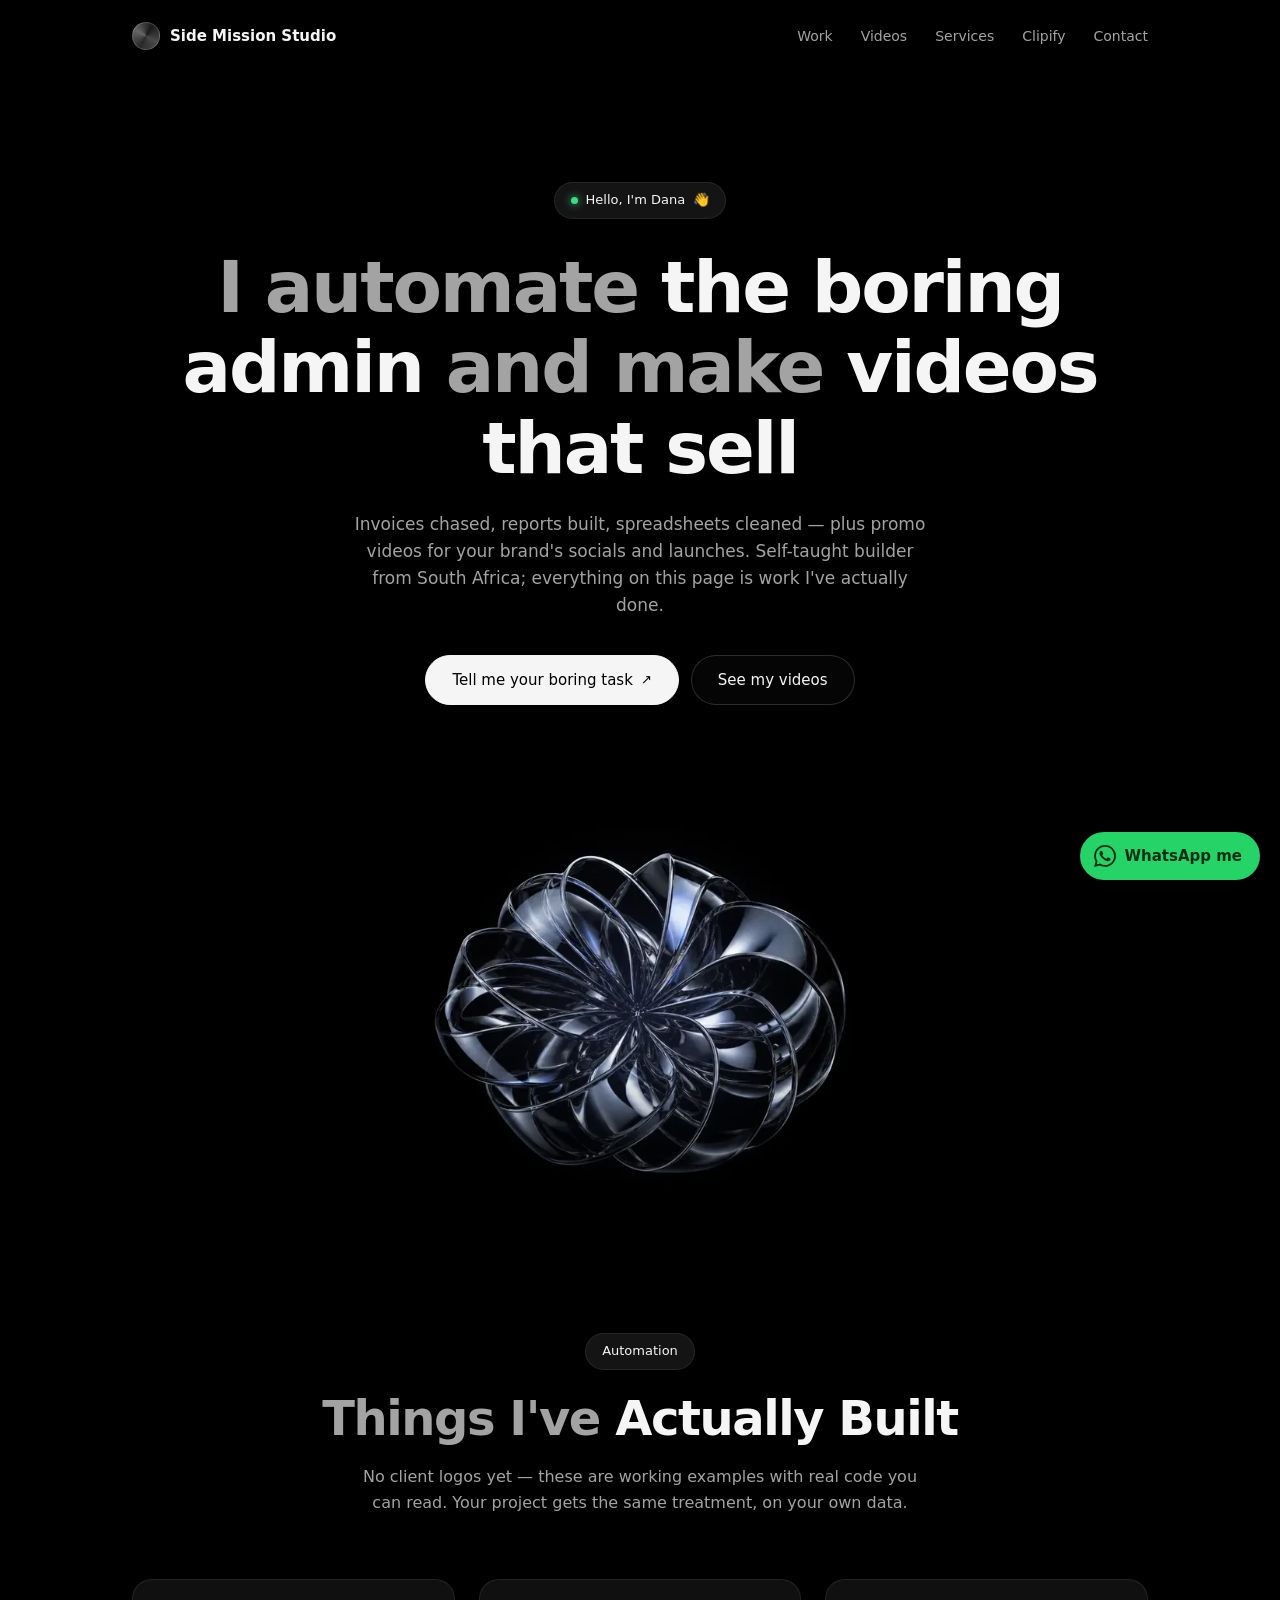
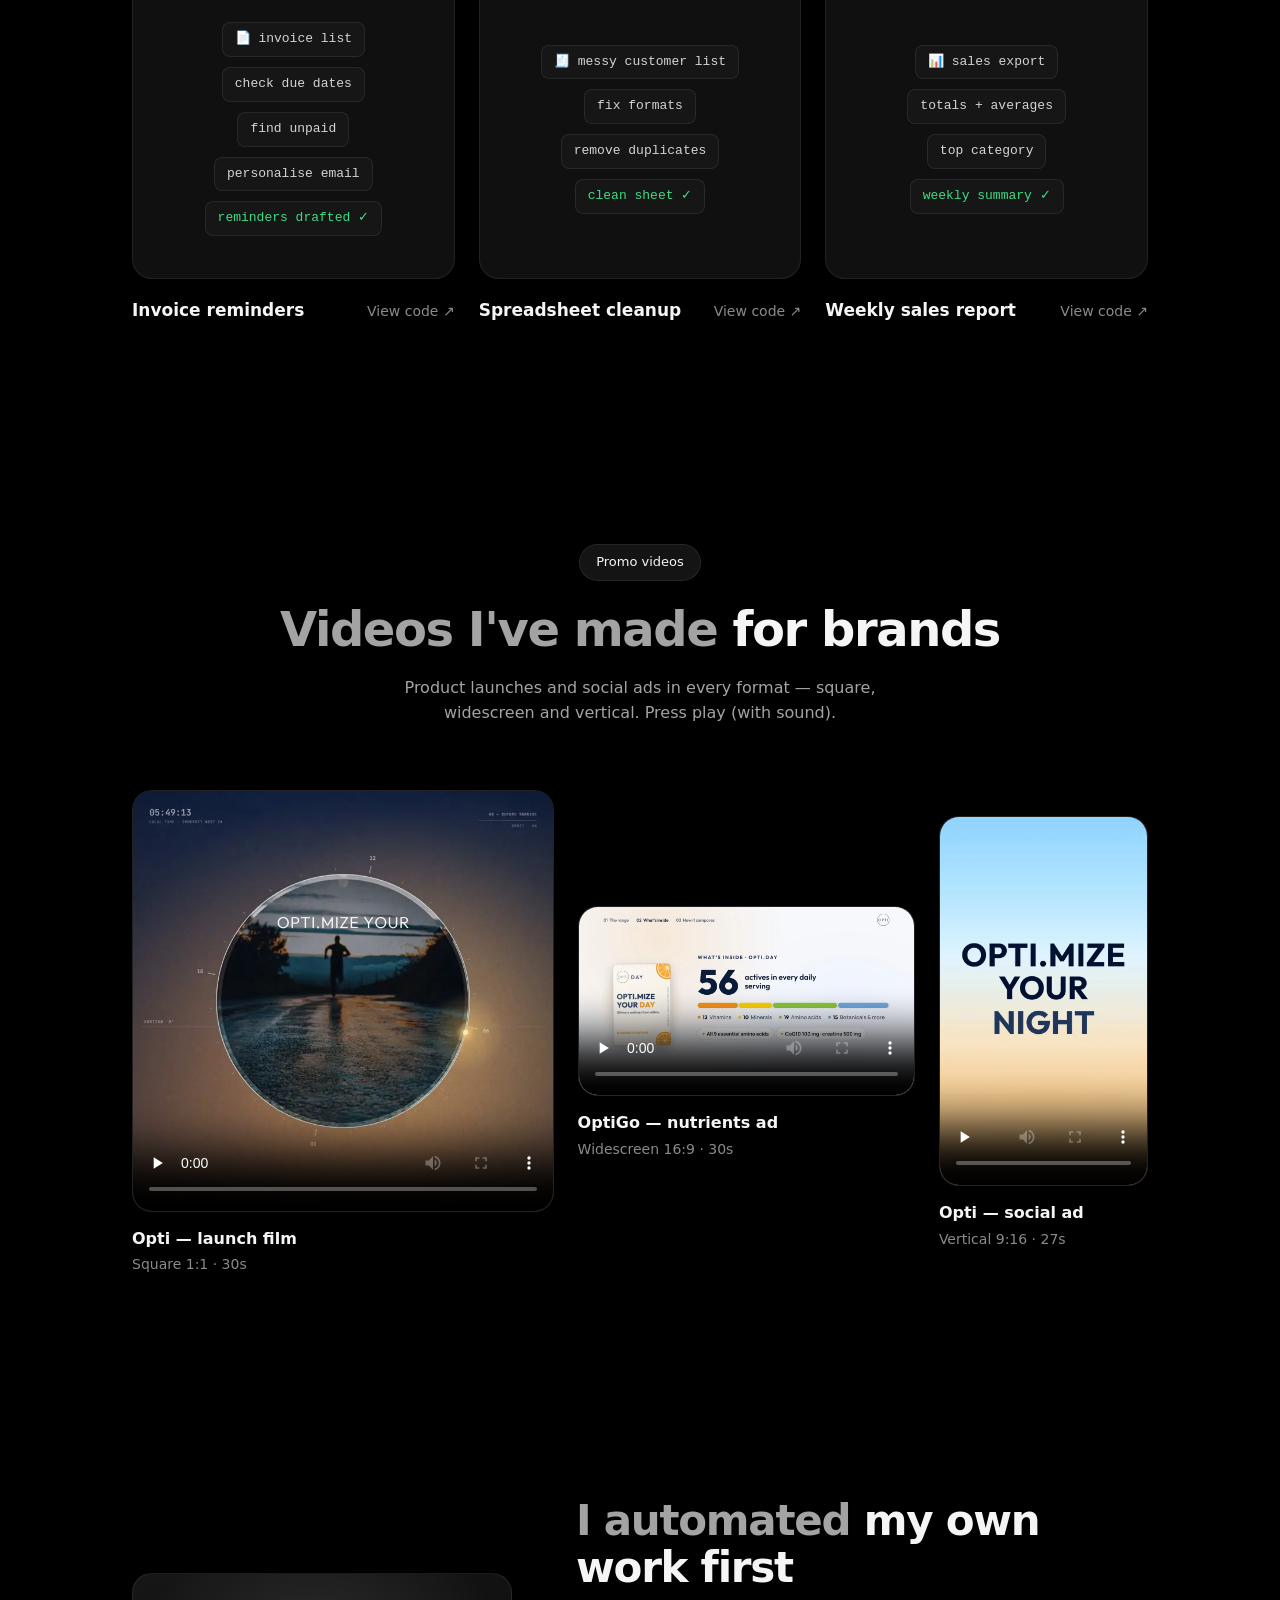
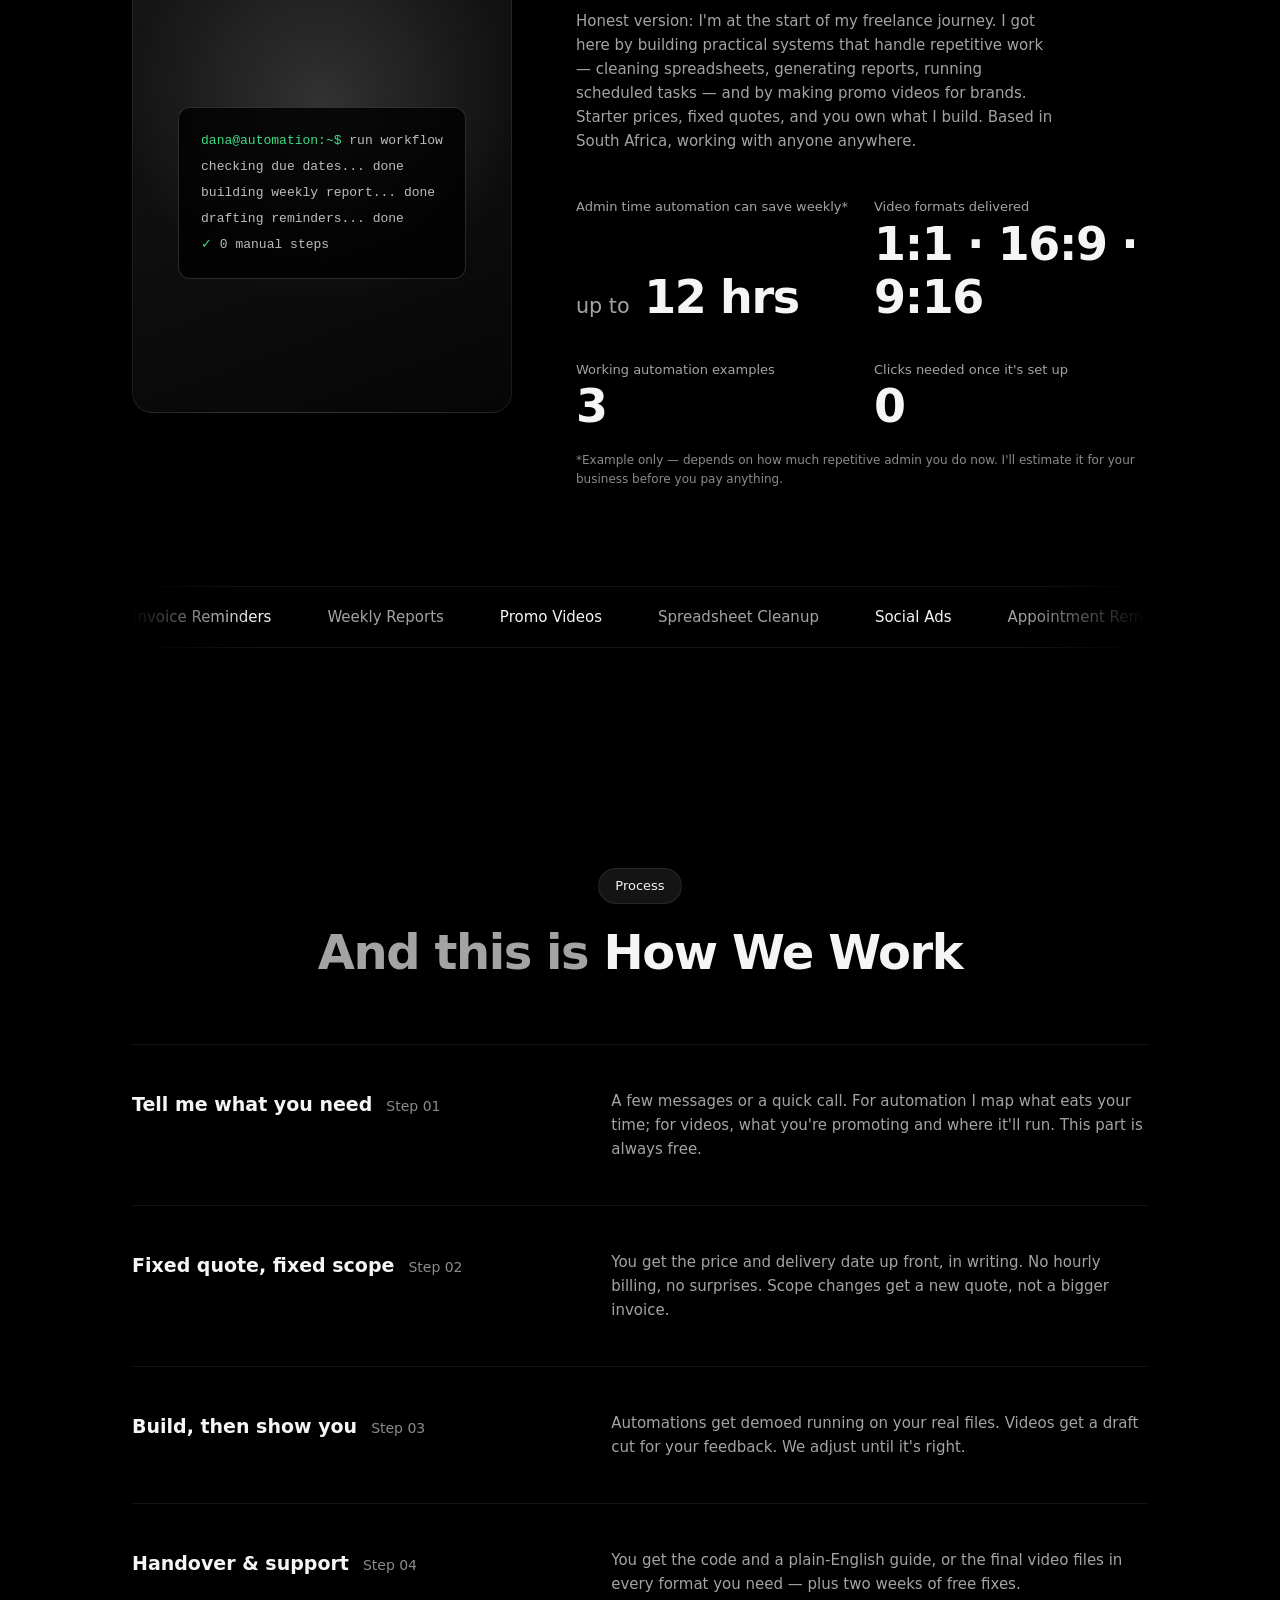
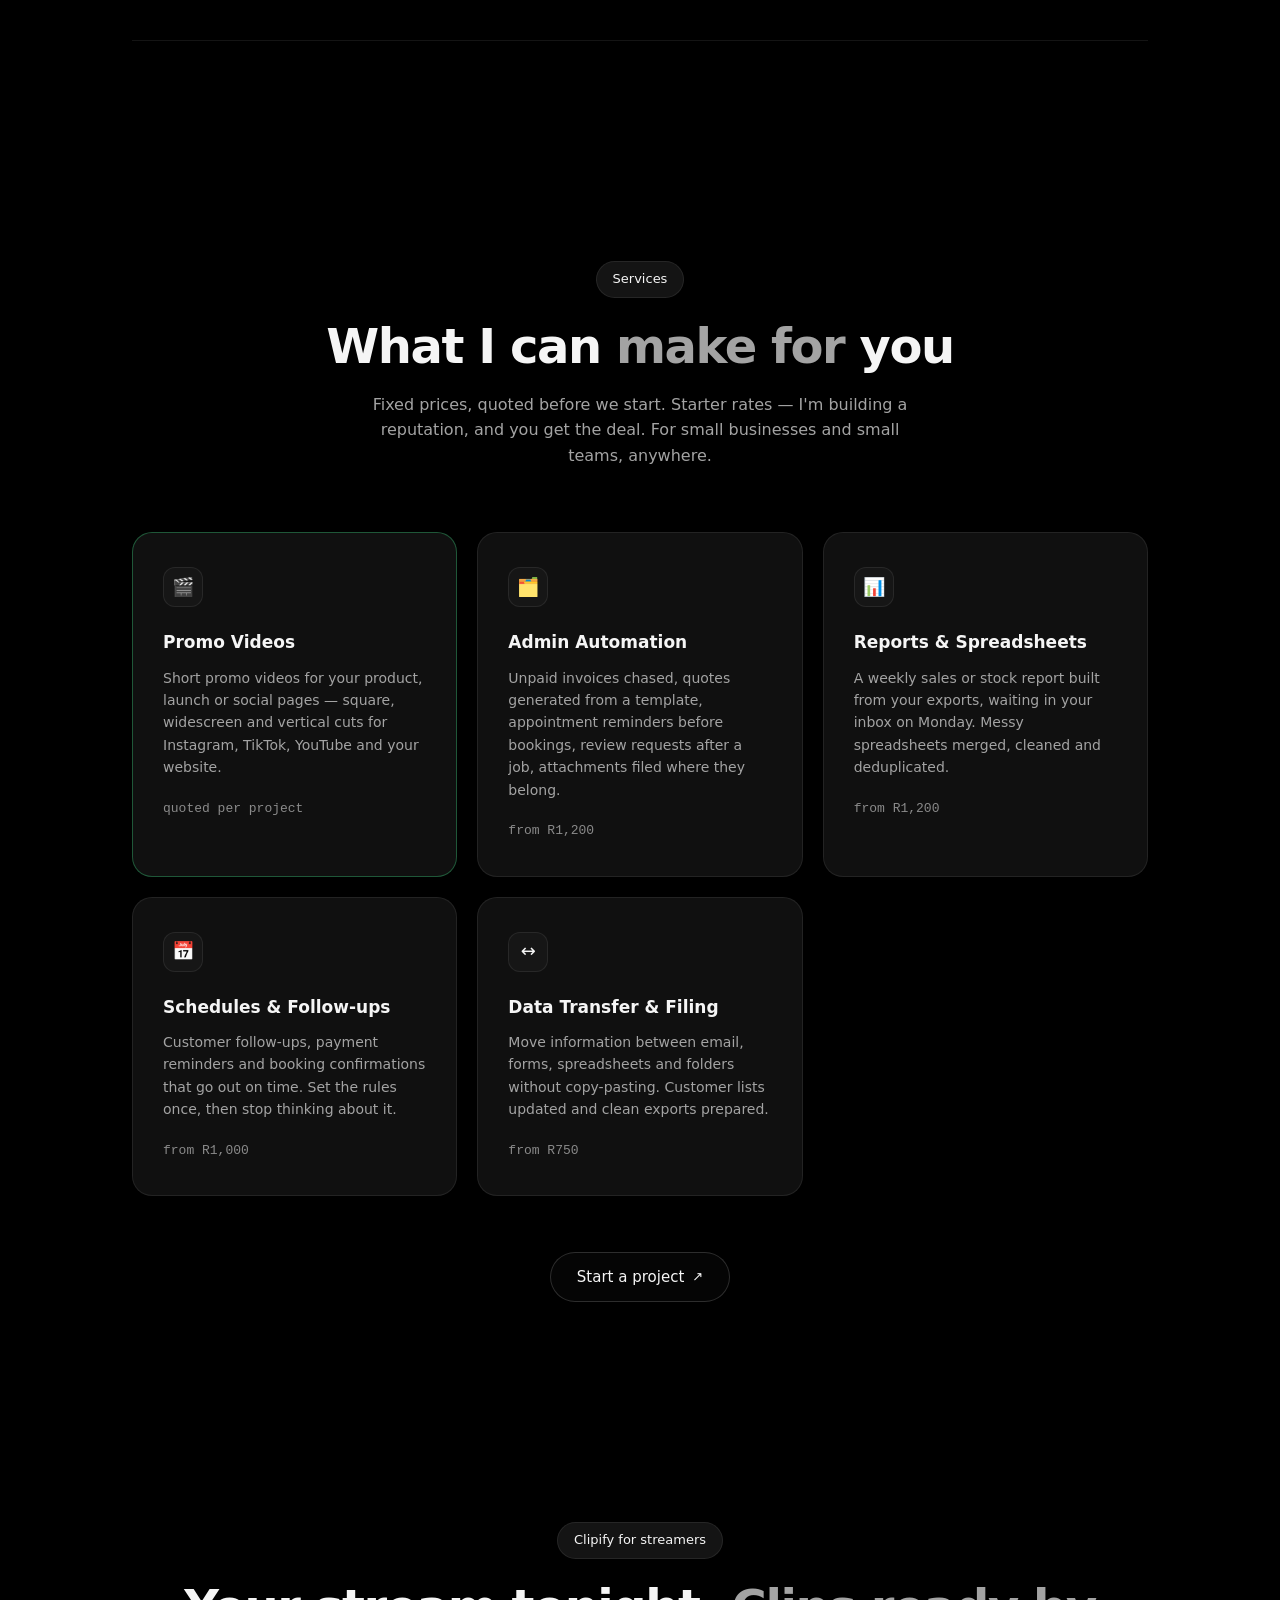
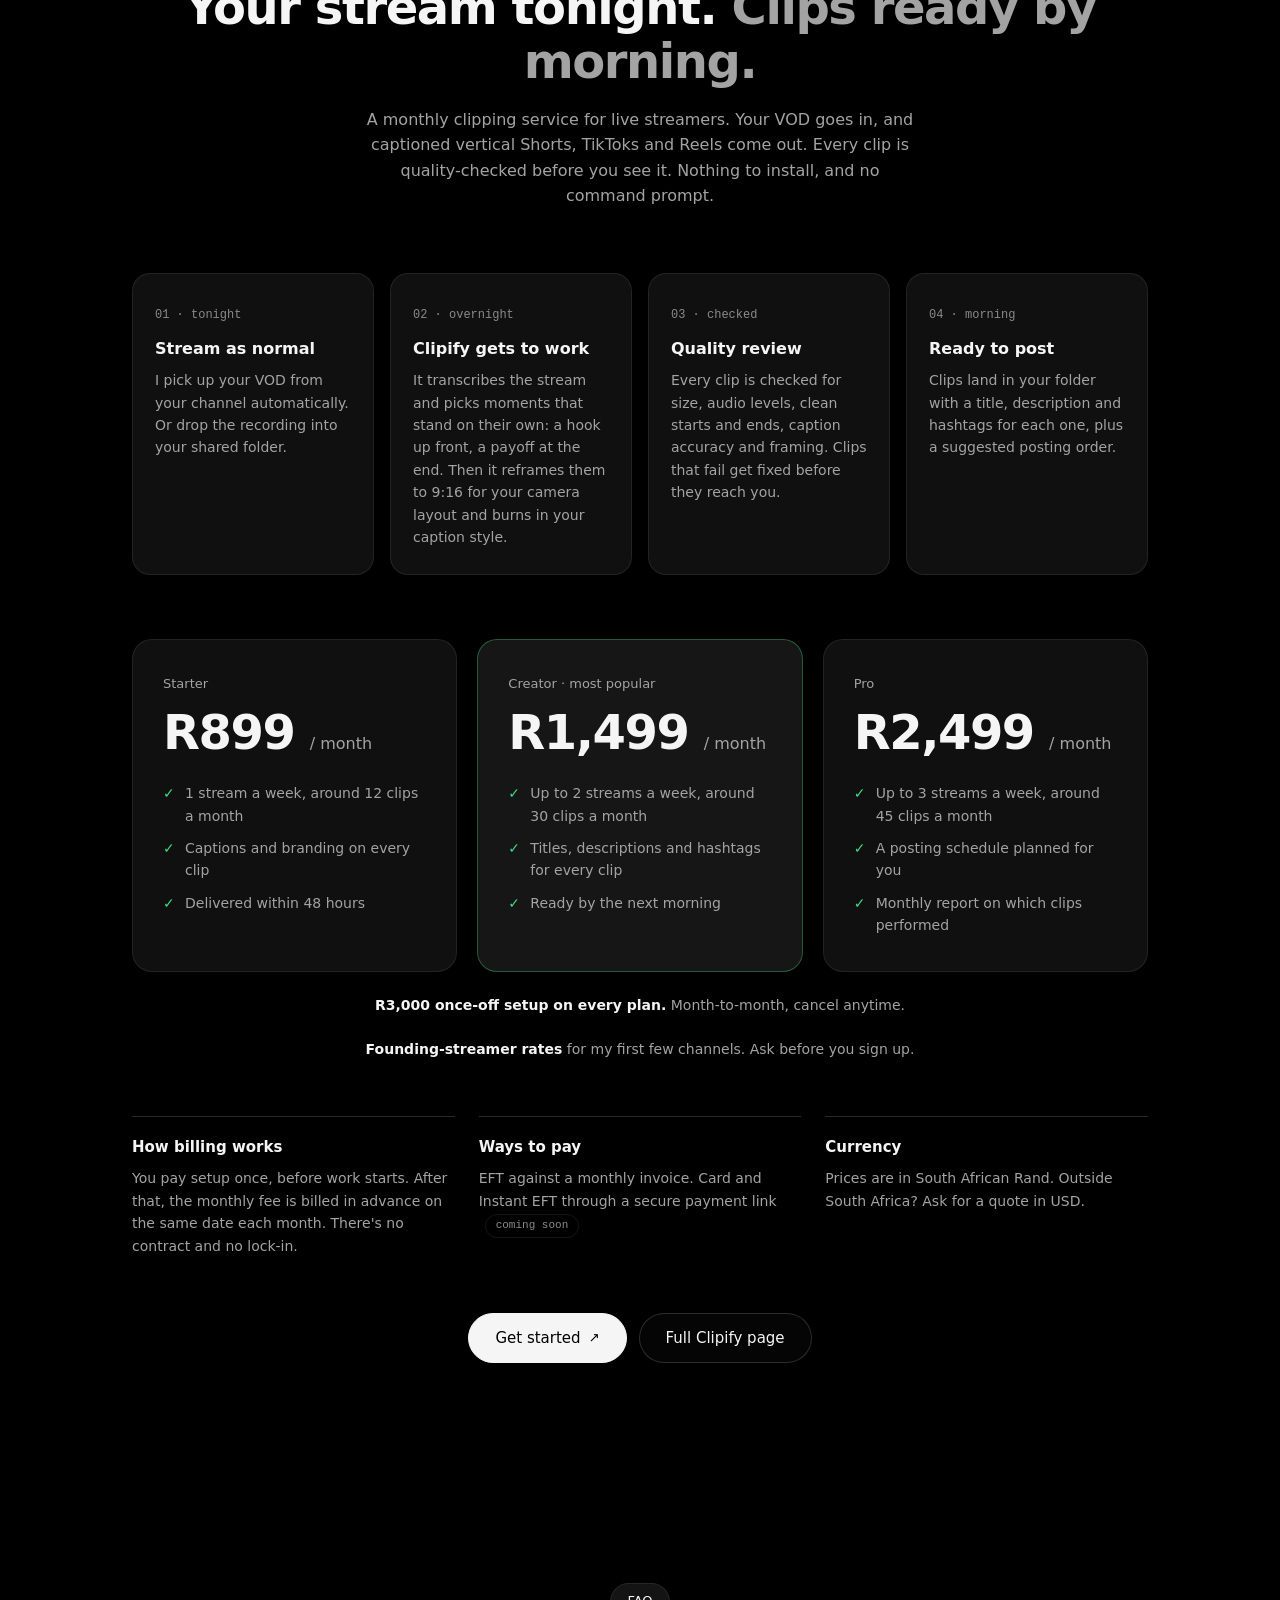
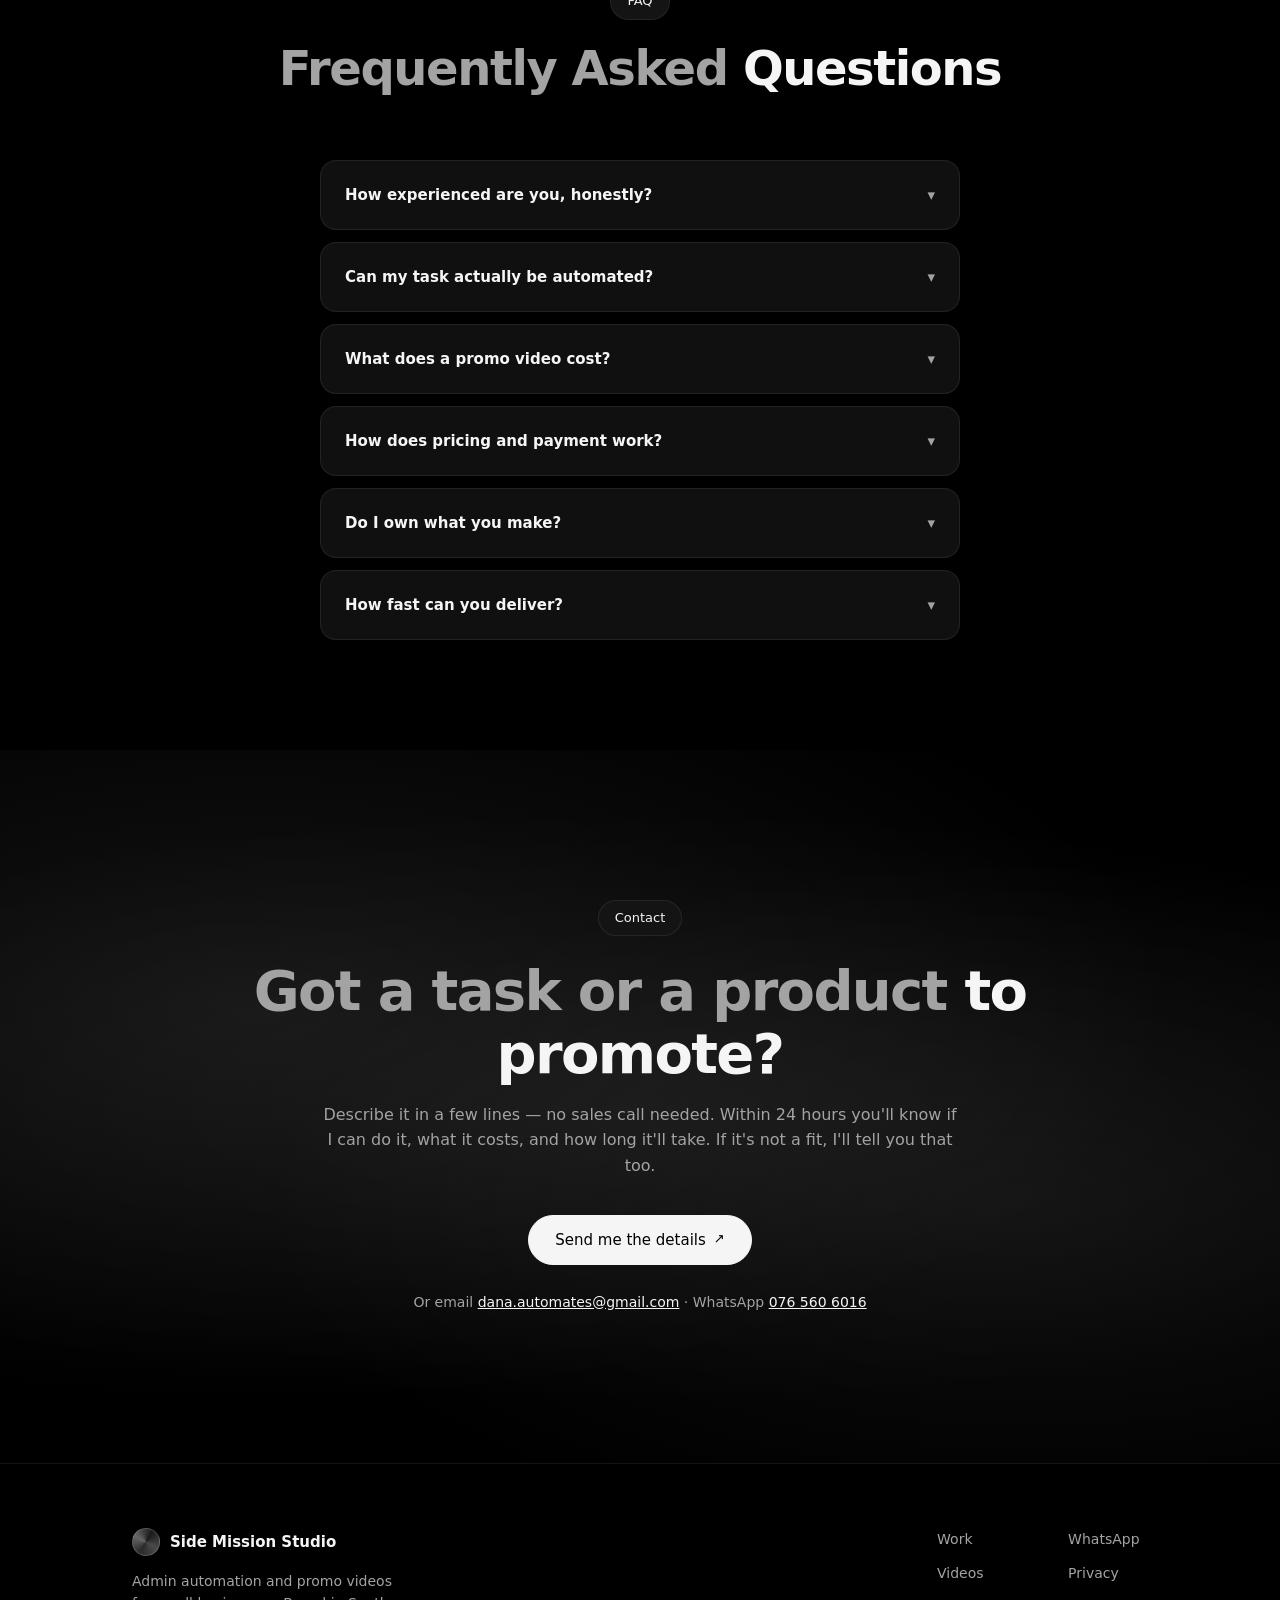
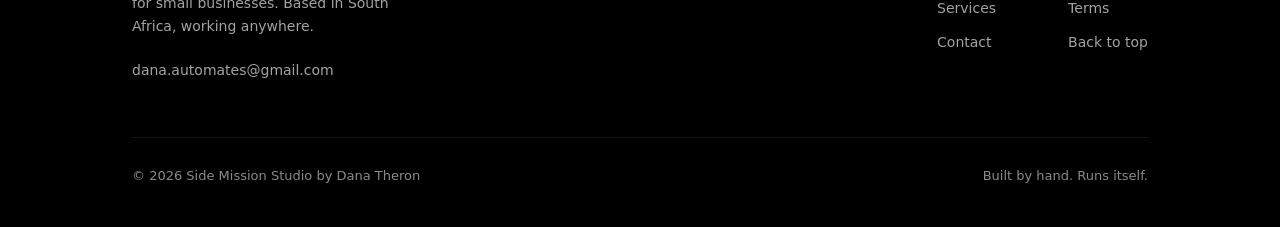
<file: index.html>
<!DOCTYPE html>
<html lang="en-ZA">
<head>
<meta charset="UTF-8">
<meta name="viewport" content="width=device-width, initial-scale=1.0">
<title>Side Mission Studio | Admin automation &amp; promo videos for small businesses</title>
<meta name="description" content="I automate repetitive admin (invoice reminders, reports, spreadsheets, follow-ups) and make promo videos for small businesses. Based in South Africa, working anywhere.">
<link rel="canonical" href="https://sidemissionstudio.co.za/">
<link rel="icon" href="favicon.svg" type="image/svg+xml">
<meta name="theme-color" content="#000000">
<meta property="og:type" content="website">
<meta property="og:site_name" content="Side Mission Studio">
<meta property="og:title" content="Side Mission Studio | Admin automation & promo videos">
<meta property="og:description" content="Small automations that save hours every week, and promo videos that get small businesses noticed.">
<meta property="og:url" content="https://sidemissionstudio.co.za/">
<meta property="og:image" content="https://sidemissionstudio.co.za/assets/og-image.png">
<meta property="og:image:width" content="1200">
<meta property="og:image:height" content="630">
<meta name="twitter:card" content="summary_large_image">
<link rel="preload" as="image" href="assets/hero-orb-poster.webp" fetchpriority="high">
<link rel="stylesheet" href="styles.css">
<script src="main.js" defer></script>
</head>
<body>
<a class="skip" href="#main">Skip to content</a>

<nav aria-label="Main">
  <div class="wrap">
    <a class="brand" href="#top"><span class="avatar" aria-hidden="true"></span>Side Mission Studio</a>
    <div class="links">
      <a href="#work">Work</a>
      <a href="#videos">Videos</a>
      <a href="#services">Services</a>
      <a href="clipify/">Clipify</a>
      <a href="#contact">Contact</a>
    </div>
  </div>
</nav>

<header class="hero" id="top">
  <div class="wrap">
    <span class="pill"><span class="dot" aria-hidden="true"></span>Hello, I'm Dana &nbsp;👋</span>
    <h1><span class="dim">I automate</span> the boring admin <span class="dim">and make</span> videos that sell</h1>
    <p class="sub">Invoices chased, reports built, spreadsheets cleaned — plus promo videos for your brand's socials and launches. Self-taught builder from South Africa; everything on this page is work I've actually done.</p>
    <div class="cta">
      <a class="btn solid" href="#contact" data-enquiry="Automation project">Tell me your boring task <span class="arr" aria-hidden="true">↗</span></a>
      <a class="btn" href="#videos">See my videos</a>
    </div>
  </div>
  <div class="blob-stage" id="heroVisual" aria-hidden="true">
    <div class="orb-tilt">
      <div class="orb-scroll">
        <video class="orb" id="heroOrb" autoplay muted loop playsinline disablepictureinpicture preload="auto" poster="assets/hero-orb-poster.webp" width="720" height="720">
          <source src="assets/hero-orb.mp4" type="video/mp4">
        </video>
      </div>
    </div>
  </div>
</header>

<main id="main">

<section id="work">
  <div class="wrap">
    <div class="sec-head reveal">
      <span class="pill">Automation</span>
      <h2><span class="dim">Things I've</span> Actually Built</h2>
      <p class="sub">No client logos yet — these are working examples with real code you can read. Your project gets the same treatment, on your own data.</p>
    </div>
    <div class="projects">
      <a class="project reveal" href="https://github.com/Dana-GrootSeun/Dana-Automations/blob/main/automations/invoice_reminders.py" target="_blank" rel="noopener">
        <div class="shot">
          <div class="pipeflow" aria-hidden="true">
            <div class="row"><span class="node">📄 invoice list</span><span class="a">→</span><span class="node">check due dates</span></div>
            <div class="row"><span class="a">→</span><span class="node">find unpaid</span><span class="a">→</span><span class="node">personalise email</span></div>
            <div class="row"><span class="a">→</span><span class="node ok">reminders drafted ✓</span></div>
          </div>
        </div>
        <div class="cap"><h3>Invoice reminders</h3><span class="tag">View code ↗</span></div>
      </a>
      <a class="project reveal" href="https://github.com/Dana-GrootSeun/Dana-Automations/blob/main/automations/spreadsheet_cleanup.py" target="_blank" rel="noopener">
        <div class="shot">
          <div class="pipeflow" aria-hidden="true">
            <div class="row"><span class="node">🧾 messy customer list</span><span class="a">→</span><span class="node">fix formats</span></div>
            <div class="row"><span class="a">→</span><span class="node">remove duplicates</span><span class="a">→</span><span class="node ok">clean sheet ✓</span></div>
          </div>
        </div>
        <div class="cap"><h3>Spreadsheet cleanup</h3><span class="tag">View code ↗</span></div>
      </a>
      <a class="project reveal" href="https://github.com/Dana-GrootSeun/Dana-Automations/blob/main/automations/weekly_report.py" target="_blank" rel="noopener">
        <div class="shot">
          <div class="pipeflow" aria-hidden="true">
            <div class="row"><span class="node">📊 sales export</span><span class="a">→</span><span class="node">totals + averages</span></div>
            <div class="row"><span class="a">→</span><span class="node">top category</span><span class="a">→</span><span class="node ok">weekly summary ✓</span></div>
          </div>
        </div>
        <div class="cap"><h3>Weekly sales report</h3><span class="tag">View code ↗</span></div>
      </a>
    </div>
  </div>
</section>

<section id="videos">
  <div class="wrap">
    <div class="sec-head reveal">
      <span class="pill">Promo videos</span>
      <h2><span class="dim">Videos I've made</span> for brands</h2>
      <p class="sub">Product launches and social ads in every format — square, widescreen and vertical. Press play (with sound).</p>
    </div>
    <div class="reel">
      <div class="clip reveal">
        <figure>
          <video controls playsinline preload="none" poster="assets/video/opti-orbit-poster.webp" width="720" height="720">
            <source src="assets/video/opti-orbit.mp4" type="video/mp4">
          </video>
          <figcaption><strong>Opti — launch film</strong><span>Square 1:1 · 30s</span></figcaption>
        </figure>
      </div>
      <div class="clip reveal">
        <figure>
          <video controls playsinline preload="none" poster="assets/video/opti-nutrients-poster.webp" width="1280" height="720">
            <source src="assets/video/opti-nutrients.mp4" type="video/mp4">
          </video>
          <figcaption><strong>OptiGo — nutrients ad</strong><span>Widescreen 16:9 · 30s</span></figcaption>
        </figure>
      </div>
      <div class="clip tall reveal">
        <figure>
          <video controls playsinline preload="none" poster="assets/video/opti-vertical-poster.webp" width="720" height="1280">
            <source src="assets/video/opti-vertical.mp4" type="video/mp4">
          </video>
          <figcaption><strong>Opti — social ad</strong><span>Vertical 9:16 · 27s</span></figcaption>
        </figure>
      </div>
    </div>
  </div>
</section>

<section id="about">
  <div class="wrap">
    <div class="about">
      <div class="portrait reveal" aria-hidden="true">
        <div class="term">
          <div><span class="p">dana@automation:~$</span> run workflow</div>
          <div>checking due dates... done</div>
          <div>building weekly report... done</div>
          <div>drafting reminders... done</div>
          <div><span class="p">✓</span> 0 manual steps</div>
        </div>
      </div>
      <div class="reveal">
        <h2><span class="dim">I automated</span> my own work first</h2>
        <p class="bio">Honest version: I'm at the start of my freelance journey. I got here by building practical systems that handle repetitive work — cleaning spreadsheets, generating reports, running scheduled tasks — and by making promo videos for brands. Starter prices, fixed quotes, and you own what I build. Based in South Africa, working with anyone anywhere.</p>
        <div class="stats">
          <div class="stat"><div class="lbl">Admin time automation can save weekly*</div><div class="num"><small>up to</small> 12 hrs</div></div>
          <div class="stat"><div class="lbl">Video formats delivered</div><div class="num">1:1 · 16:9 · 9:16</div></div>
          <div class="stat"><div class="lbl">Working automation examples</div><div class="num">3</div></div>
          <div class="stat"><div class="lbl">Clicks needed once it's set up</div><div class="num">0</div></div>
        </div>
        <p class="footnote">*Example only — depends on how much repetitive admin you do now. I'll estimate it for your business before you pay anything.</p>
      </div>
    </div>

    <div class="marquee-wrap reveal">
      <div class="marquee" id="marquee">
        <span><b>Invoice Reminders</b></span><span>Weekly Reports</span><span><b>Promo Videos</b></span><span>Spreadsheet Cleanup</span><span><b>Social Ads</b></span><span>Appointment Reminders</span><span><b>Quote Generation</b></span><span>Product Launch Films</span><span><b>Data Transfers</b></span><span>Email Filing</span>
      </div>
    </div>
  </div>
</section>

<section id="process">
  <div class="wrap">
    <div class="sec-head reveal">
      <span class="pill">Process</span>
      <h2><span class="dim">And this is</span> How We Work</h2>
    </div>
    <div class="rows reveal">
      <div class="row2">
        <div class="left"><h3>Tell me what you need</h3><span class="when">Step 01</span></div>
        <p>A few messages or a quick call. For automation I map what eats your time; for videos, what you're promoting and where it'll run. This part is always free.</p>
      </div>
      <div class="row2">
        <div class="left"><h3>Fixed quote, fixed scope</h3><span class="when">Step 02</span></div>
        <p>You get the price and delivery date up front, in writing. No hourly billing, no surprises. Scope changes get a new quote, not a bigger invoice.</p>
      </div>
      <div class="row2">
        <div class="left"><h3>Build, then show you</h3><span class="when">Step 03</span></div>
        <p>Automations get demoed running on your real files. Videos get a draft cut for your feedback. We adjust until it's right.</p>
      </div>
      <div class="row2">
        <div class="left"><h3>Handover &amp; support</h3><span class="when">Step 04</span></div>
        <p>You get the code and a plain-English guide, or the final video files in every format you need — plus two weeks of free fixes.</p>
      </div>
    </div>
  </div>
</section>

<section id="services">
  <div class="wrap">
    <div class="sec-head reveal">
      <span class="pill">Services</span>
      <h2>What I can <span class="dim">make for</span> you</h2>
      <p class="sub">Fixed prices, quoted before we start. Starter rates — I'm building a reputation, and you get the deal. For small businesses and small teams, anywhere.</p>
    </div>
    <div class="cards">
      <a class="scard featured reveal" href="#contact" data-enquiry="Promo video">
        <div class="ico" aria-hidden="true">🎬</div>
        <h3>Promo Videos</h3>
        <p>Short promo videos for your product, launch or social pages — square, widescreen and vertical cuts for Instagram, TikTok, YouTube and your website.</p>
        <div class="price">quoted per project</div>
      </a>
      <a class="scard reveal" href="#contact" data-enquiry="Admin automation">
        <div class="ico" aria-hidden="true">🗂️</div>
        <h3>Admin Automation</h3>
        <p>Unpaid invoices chased, quotes generated from a template, appointment reminders before bookings, review requests after a job, attachments filed where they belong.</p>
        <div class="price">from R1,200</div>
      </a>
      <a class="scard reveal" href="#contact" data-enquiry="Reports and spreadsheets">
        <div class="ico" aria-hidden="true">📊</div>
        <h3>Reports &amp; Spreadsheets</h3>
        <p>A weekly sales or stock report built from your exports, waiting in your inbox on Monday. Messy spreadsheets merged, cleaned and deduplicated.</p>
        <div class="price">from R1,200</div>
      </a>
      <a class="scard reveal" href="#contact" data-enquiry="Schedules and follow-ups">
        <div class="ico" aria-hidden="true">📅</div>
        <h3>Schedules &amp; Follow-ups</h3>
        <p>Customer follow-ups, payment reminders and booking confirmations that go out on time. Set the rules once, then stop thinking about it.</p>
        <div class="price">from R1,000</div>
      </a>
      <a class="scard reveal" href="#contact" data-enquiry="Data transfer and filing">
        <div class="ico" aria-hidden="true">↔</div>
        <h3>Data Transfer &amp; Filing</h3>
        <p>Move information between email, forms, spreadsheets and folders without copy-pasting. Customer lists updated and clean exports prepared.</p>
        <div class="price">from R750</div>
      </a>
    </div>
    <div class="center-cta reveal">
      <a class="btn" href="#contact" data-enquiry="Project enquiry">Start a project <span class="arr" aria-hidden="true">↗</span></a>
    </div>
  </div>
</section>

<section id="clipify">
  <div class="wrap">
    <div class="sec-head reveal">
      <span class="pill">Clipify for streamers</span>
      <h2>Your stream tonight. <span class="dim">Clips ready by morning.</span></h2>
      <p class="sub">A monthly clipping service for live streamers. Your VOD goes in, and captioned vertical Shorts, TikToks and Reels come out. Every clip is quality-checked before you see it. Nothing to install, and no command prompt.</p>
    </div>

    <ol class="steps4 reveal">
      <li class="step">
        <span class="n">01 · tonight</span>
        <h3>Stream as normal</h3>
        <p>I pick up your VOD from your channel automatically. Or drop the recording into your shared folder.</p>
      </li>
      <li class="step">
        <span class="n">02 · overnight</span>
        <h3>Clipify gets to work</h3>
        <p>It transcribes the stream and picks moments that stand on their own: a hook up front, a payoff at the end. Then it reframes them to 9:16 for your camera layout and burns in your caption style.</p>
      </li>
      <li class="step">
        <span class="n">03 · checked</span>
        <h3>Quality review</h3>
        <p>Every clip is checked for size, audio levels, clean starts and ends, caption accuracy and framing. Clips that fail get fixed before they reach you.</p>
      </li>
      <li class="step">
        <span class="n">04 · morning</span>
        <h3>Ready to post</h3>
        <p>Clips land in your folder with a title, description and hashtags for each one, plus a suggested posting order.</p>
      </li>
    </ol>

    <div class="plans three reveal">
      <div class="plan">
        <div class="lbl">Starter</div>
        <div class="amt">R899 <small>/ month</small></div>
        <ul>
          <li>1 stream a week, around 12 clips a month</li>
          <li>Captions and branding on every clip</li>
          <li>Delivered within 48 hours</li>
        </ul>
      </div>
      <div class="plan main">
        <div class="lbl">Creator · most popular</div>
        <div class="amt">R1,499 <small>/ month</small></div>
        <ul>
          <li>Up to 2 streams a week, around 30 clips a month</li>
          <li>Titles, descriptions and hashtags for every clip</li>
          <li>Ready by the next morning</li>
        </ul>
      </div>
      <div class="plan">
        <div class="lbl">Pro</div>
        <div class="amt">R2,499 <small>/ month</small></div>
        <ul>
          <li>Up to 3 streams a week, around 45 clips a month</li>
          <li>A posting schedule planned for you</li>
          <li>Monthly report on which clips performed</li>
        </ul>
      </div>
    </div>
    <p class="founder reveal"><b>R3,000 once-off setup on every plan.</b> Month-to-month, cancel anytime.</p>
    <p class="founder reveal"><b>Founding-streamer rates</b> for my first few channels. Ask before you sign up.</p>

    <div class="billing reveal">
      <div class="bill">
        <h3>How billing works</h3>
        <p>You pay setup once, before work starts. After that, the monthly fee is billed in advance on the same date each month. There's no contract and no lock-in.</p>
      </div>
      <div class="bill">
        <h3>Ways to pay</h3>
        <p>EFT against a monthly invoice. Card and Instant EFT through a secure payment link<span class="soon">coming soon</span></p>
      </div>
      <div class="bill">
        <h3>Currency</h3>
        <p>Prices are in South African Rand. Outside South Africa? Ask for a quote in USD.</p>
      </div>
    </div>

    <div class="center-cta reveal">
      <a class="btn solid" href="#contact" data-enquiry="Clipify">Get started <span class="arr" aria-hidden="true">↗</span></a>
      <a class="btn" href="clipify/">Full Clipify page</a>
    </div>
  </div>
</section>

<section id="faq">
  <div class="wrap">
    <div class="sec-head reveal">
      <span class="pill">FAQ</span>
      <h2><span class="dim">Frequently Asked</span> Questions</h2>
    </div>
    <div class="faq reveal">
      <div class="qa">
        <button type="button" aria-expanded="false" aria-controls="faq1">How experienced are you, honestly?<span class="chev" aria-hidden="true">▾</span></button>
        <div class="ans" id="faq1" hidden><p>I'm new to freelancing. The automation examples on this page are real code you can read, and the videos are work I made for a real brand. My prices reflect where I am, and I'd rather over-deliver for my first clients than oversell to them.</p></div>
      </div>
      <div class="qa">
        <button type="button" aria-expanded="false" aria-controls="faq2">Can my task actually be automated?<span class="chev" aria-hidden="true">▾</span></button>
        <div class="ans" id="faq2" hidden><p>If it happens on a computer and follows rules — even messy ones — probably yes. Describe it or send a screen recording and I'll tell you honestly, free. If I can't build it, I'll say so instead of taking your money.</p></div>
      </div>
      <div class="qa">
        <button type="button" aria-expanded="false" aria-controls="faq3">What does a promo video cost?<span class="chev" aria-hidden="true">▾</span></button>
        <div class="ans" id="faq3" hidden><p>It depends on length, formats and whether you supply footage, so every video is quoted up front after a short chat. You'll know the exact price before any work starts.</p></div>
      </div>
      <div class="qa">
        <button type="button" aria-expanded="false" aria-controls="faq4">How does pricing and payment work?<span class="chev" aria-hidden="true">▾</span></button>
        <div class="ans" id="faq4" hidden><p>Fixed price, quoted before any work starts. You approve the scope and the number; that's what you pay. South African clients can pay by EFT; international clients via PayPal or similar. Clipify is the one monthly service: setup once, then billed monthly in advance, cancel anytime.</p></div>
      </div>
      <div class="qa">
        <button type="button" aria-expanded="false" aria-controls="faq5">Do I own what you make?<span class="chev" aria-hidden="true">▾</span></button>
        <div class="ans" id="faq5" hidden><p>Yes. Automations come with the source code and a plain-English setup guide. Videos come as final files you can use anywhere. No subscriptions, no lock-in, except Clipify, which is month-to-month by design.</p></div>
      </div>
      <div class="qa">
        <button type="button" aria-expanded="false" aria-controls="faq6">How fast can you deliver?<span class="chev" aria-hidden="true">▾</span></button>
        <div class="ans" id="faq6" hidden><p>Small automations and short videos usually take a few days; bigger projects up to a week or two. You get a realistic date with the quote.</p></div>
      </div>
    </div>
  </div>
</section>

<section class="contact" id="contact">
  <div class="fluid" aria-hidden="true"></div>
  <div class="wrap inner">
    <span class="pill reveal">Contact</span>
    <h2 class="reveal"><span class="dim">Got a task or a product</span> to promote?</h2>
    <p class="sub reveal">Describe it in a few lines — no sales call needed. Within 24 hours you'll know if I can do it, what it costs, and how long it'll take. If it's not a fit, I'll tell you that too.</p>
    <div class="reveal">
      <a class="btn solid" href="mailto:dana.automates@gmail.com" data-enquiry="Project enquiry">Send me the details <span class="arr" aria-hidden="true">↗</span></a>
    </div>
    <p class="alt reveal">Or email <a href="mailto:dana.automates@gmail.com">dana.automates@gmail.com</a> · WhatsApp <a href="https://wa.me/27765606016?text=Hi%20Dana%2C%20I%27d%20like%20to%20chat%20about%20a%20project." target="_blank" rel="noopener">076 560 6016</a></p>
  </div>
</section>

</main>

<dialog class="enquiry" id="enquiry" aria-labelledby="dialogTitle">
  <div class="dialog-head"><h2 id="dialogTitle">Start a project</h2><button class="dialog-close" type="button" aria-label="Close">×</button></div>
  <p class="intro">Tell me what you want off your plate — or what you want to promote.</p>
  <form id="leadForm">
    <label for="f-name">Your name</label>
    <input id="f-name" name="name" autocomplete="name" maxlength="120" required>
    <label for="f-email">Your email</label>
    <input id="f-email" name="email" type="email" autocomplete="email" maxlength="200" placeholder="you@business.com" required>
    <label for="f-service">What do you need?</label>
    <input id="f-service" name="service" maxlength="160" placeholder="e.g. invoice reminders, a promo video">
    <label for="f-details">A few details</label>
    <textarea id="f-details" name="details" minlength="5" maxlength="4000" required placeholder="What do you do manually now, or what are you promoting?"></textarea>
    <input class="hp-field" name="company" tabindex="-1" autocomplete="off" aria-hidden="true">
    <p class="consent">By sending, you agree to the <a href="privacy.html">Privacy Notice</a>.</p>
    <div class="dialog-actions">
      <button class="btn solid" type="submit">Send request</button>
      <button class="btn" type="button" id="openEmail" aria-expanded="false" aria-controls="emailChooser">Email me instead</button>
    </div>
  </form>
  <div class="email-chooser" id="emailChooser" hidden>
    <p class="chooser-label">Which email do you use?</p>
    <div class="chooser-btns">
      <button type="button" class="btn" data-provider="gmail">Gmail</button>
      <button type="button" class="btn" data-provider="outlook">Outlook</button>
      <button type="button" class="btn" data-provider="yahoo">Yahoo</button>
      <button type="button" class="btn" data-provider="default">Other / mail app</button>
    </div>
  </div>
  <p class="dialog-status" id="dialogStatus" role="status"></p>
</dialog>

<footer>
  <div class="wrap">
    <div class="foot">
      <div>
        <a class="brand" href="#top"><span class="avatar" aria-hidden="true"></span>Side Mission Studio</a>
        <p class="tag">Admin automation and promo videos for small businesses. Based in South Africa, working anywhere.</p>
        <a class="mail" href="mailto:dana.automates@gmail.com">dana.automates@gmail.com</a>
      </div>
      <div class="cols">
        <div class="col">
          <a href="#work">Work</a>
          <a href="#videos">Videos</a>
          <a href="#services">Services</a>
          <a href="#contact">Contact</a>
        </div>
        <div class="col">
          <a href="https://wa.me/27765606016?text=Hi%20Dana%2C%20I%27d%20like%20to%20chat%20about%20a%20project." target="_blank" rel="noopener">WhatsApp</a>
          <a href="privacy.html">Privacy</a>
          <a href="privacy.html#terms">Terms</a>
          <a href="#top">Back to top</a>
        </div>
      </div>
    </div>
    <div class="legal">
      <span>© 2026 Side Mission Studio by Dana Theron</span>
      <span>Built by hand. Runs itself.</span>
    </div>
  </div>
</footer>

<a class="wa-float" href="https://wa.me/27765606016?text=Hi%20Dana%2C%20I%27d%20like%20to%20chat%20about%20a%20project." target="_blank" rel="noopener" aria-label="Chat with Dana on WhatsApp"><svg viewBox="0 0 24 24" aria-hidden="true"><path fill="currentColor" d="M17.472 14.382c-.297-.149-1.758-.867-2.03-.967-.273-.099-.471-.148-.67.15-.197.297-.767.966-.94 1.164-.173.199-.347.223-.644.075-.297-.15-1.255-.463-2.39-1.475-.883-.788-1.48-1.761-1.653-2.059-.173-.297-.018-.458.13-.606.134-.133.298-.347.446-.52.149-.174.198-.298.298-.497.099-.198.05-.371-.025-.52-.075-.149-.669-1.612-.916-2.207-.242-.579-.487-.5-.669-.51-.173-.008-.371-.01-.57-.01-.198 0-.52.074-.792.372-.272.297-1.04 1.016-1.04 2.479 0 1.462 1.065 2.875 1.213 3.074.149.198 2.096 3.2 5.077 4.487.709.306 1.262.489 1.694.625.712.227 1.36.195 1.871.118.571-.085 1.758-.719 2.006-1.413.248-.694.248-1.289.173-1.413-.074-.124-.272-.198-.57-.347m-5.421 7.403h-.004a9.87 9.87 0 01-5.031-1.378l-.361-.214-3.741.982.998-3.648-.235-.374a9.86 9.86 0 01-1.51-5.26c.001-5.45 4.436-9.884 9.888-9.884 2.64 0 5.122 1.03 6.988 2.898a9.825 9.825 0 012.893 6.994c-.003 5.45-4.437 9.884-9.885 9.884m8.413-18.297A11.815 11.815 0 0012.05 0C5.495 0 .16 5.335.157 11.892c0 2.096.547 4.142 1.588 5.945L.057 24l6.305-1.654a11.882 11.882 0 005.683 1.448h.005c6.554 0 11.89-5.335 11.893-11.893a11.821 11.821 0 00-3.48-8.413Z"/></svg><span>WhatsApp me</span></a>

</body>
</html>
</file>
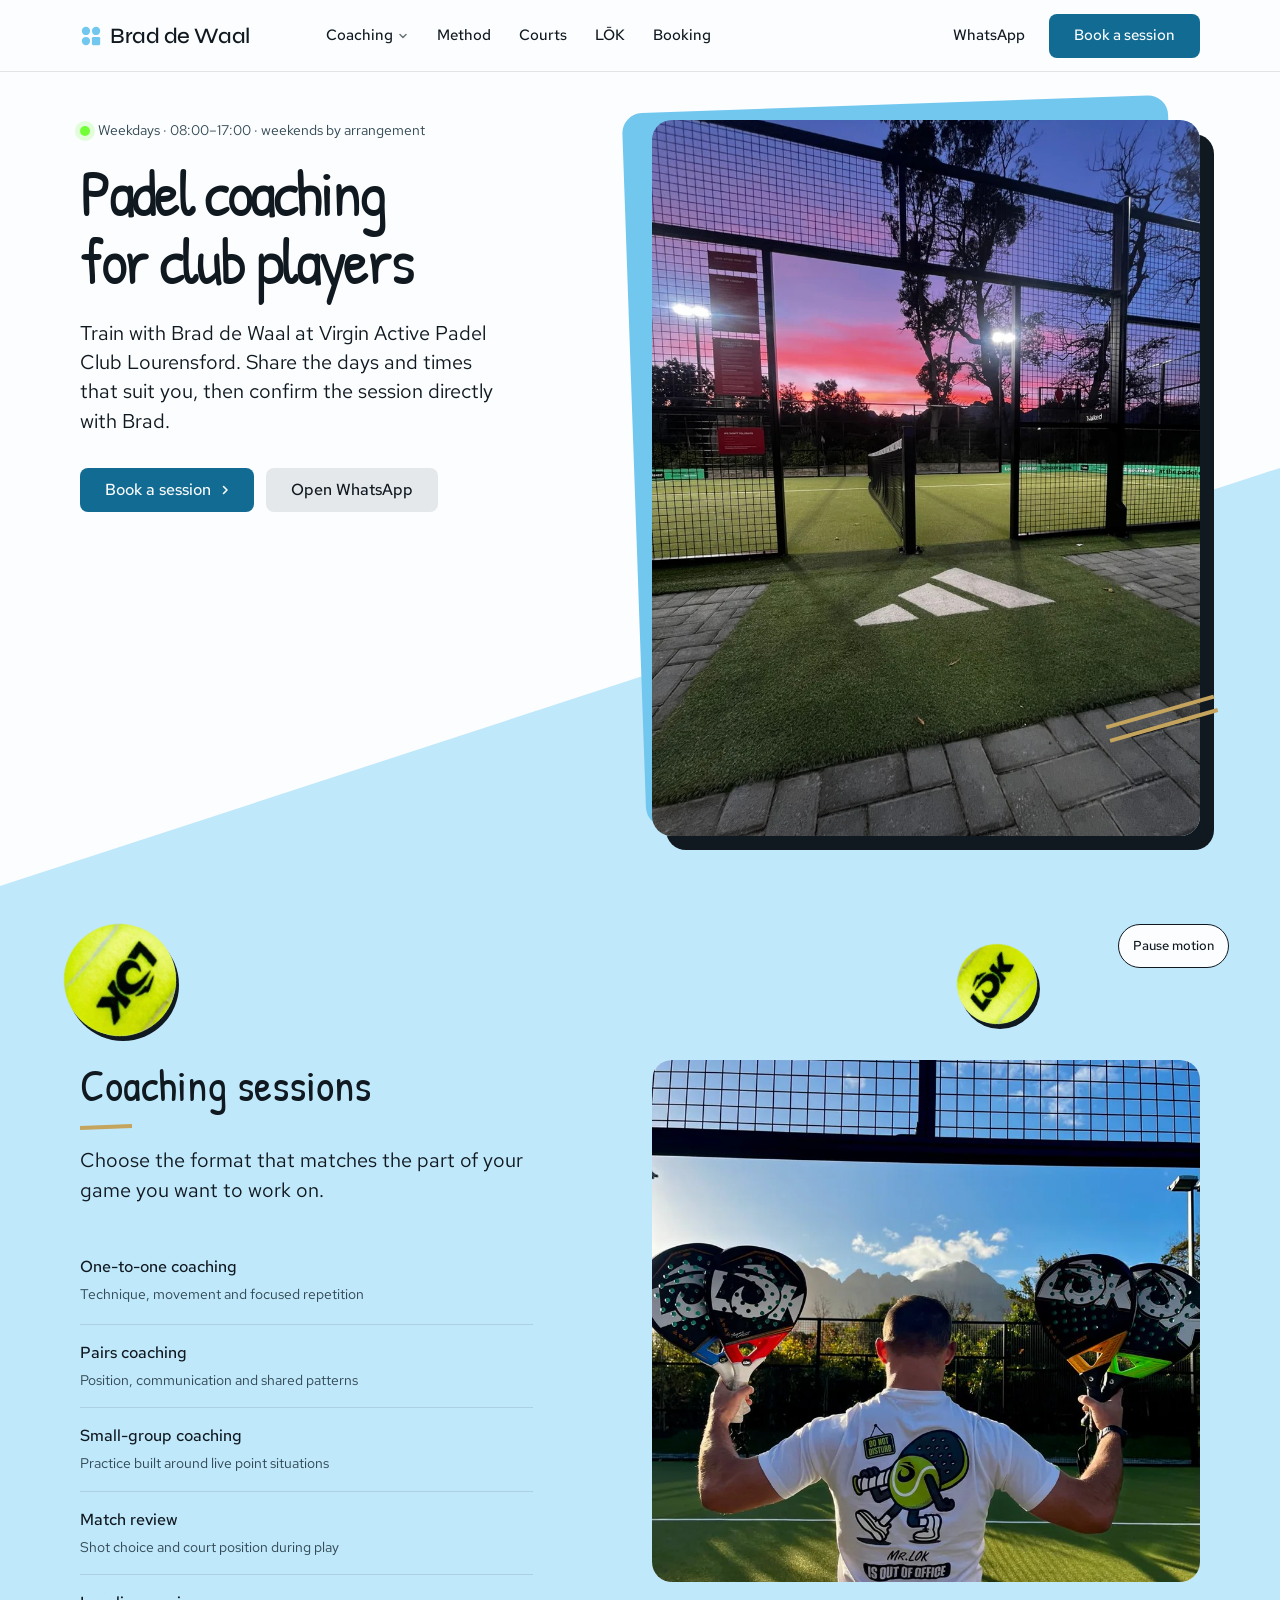
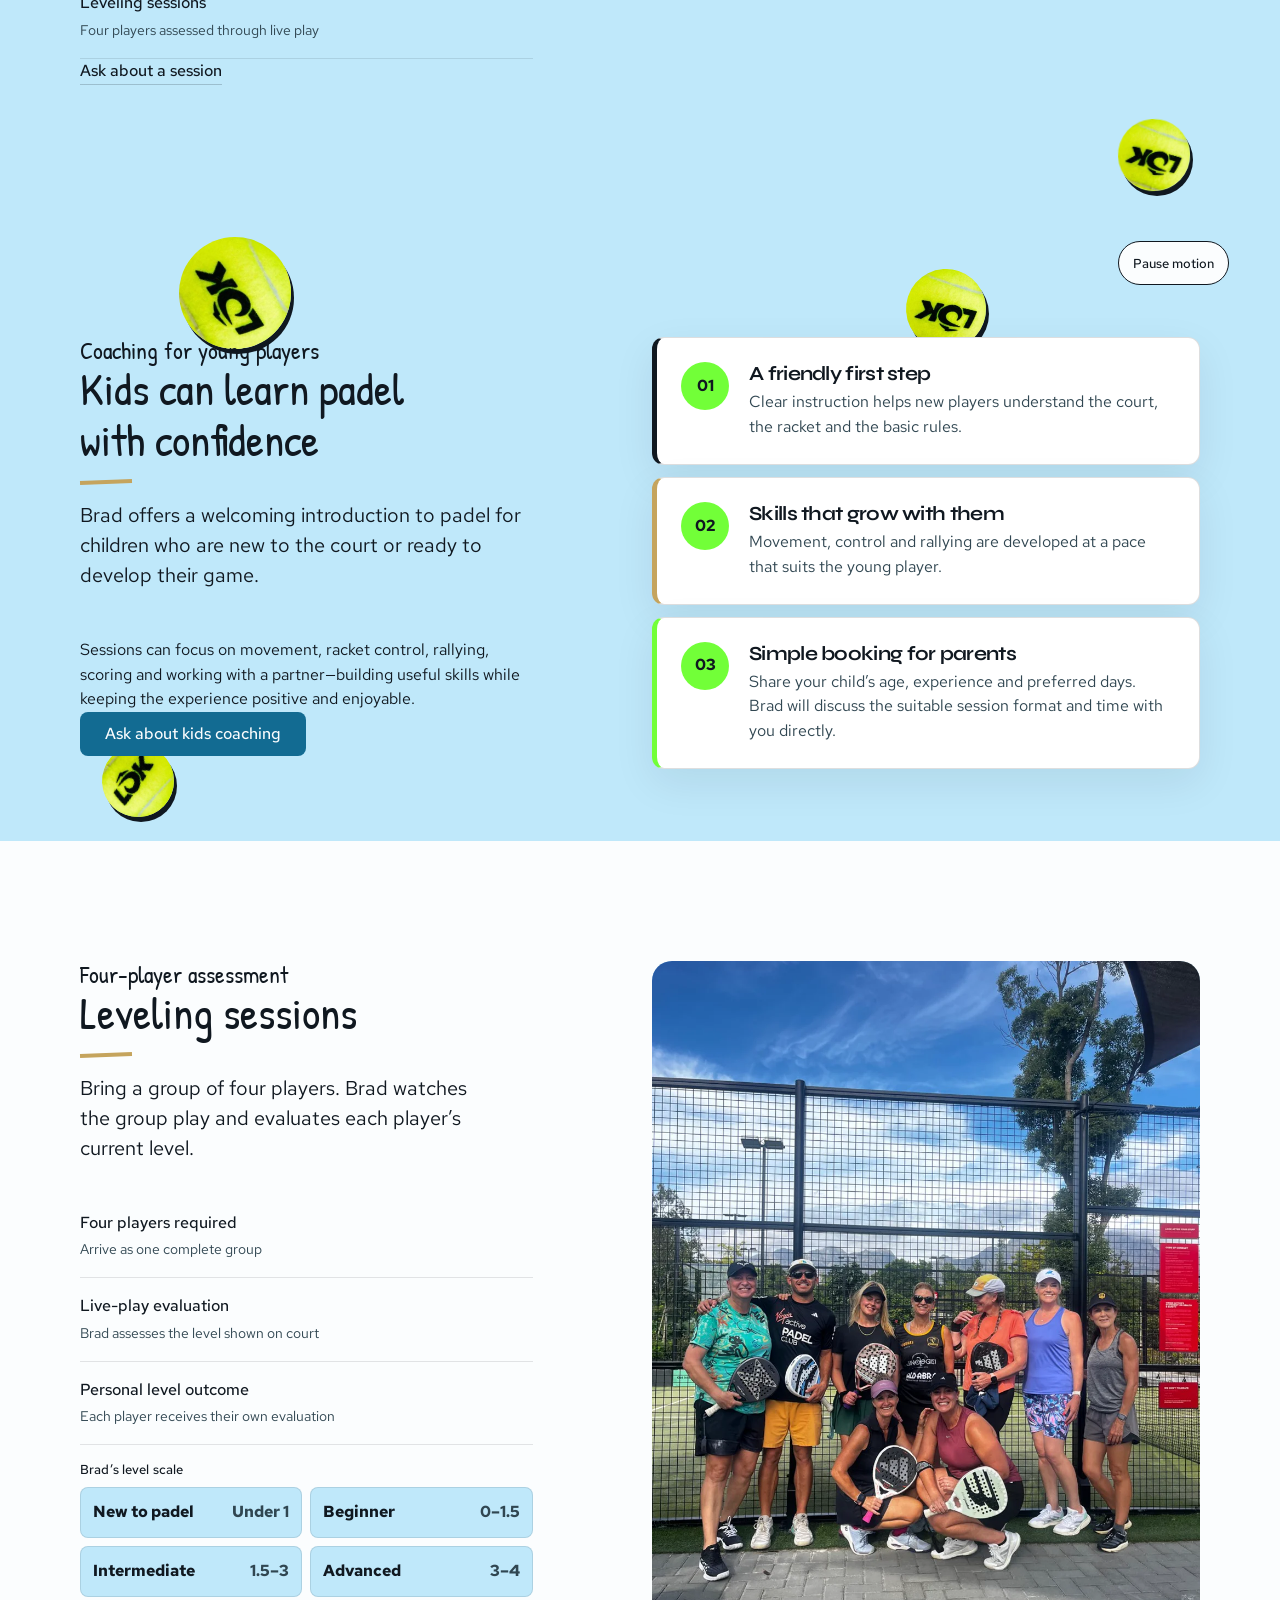
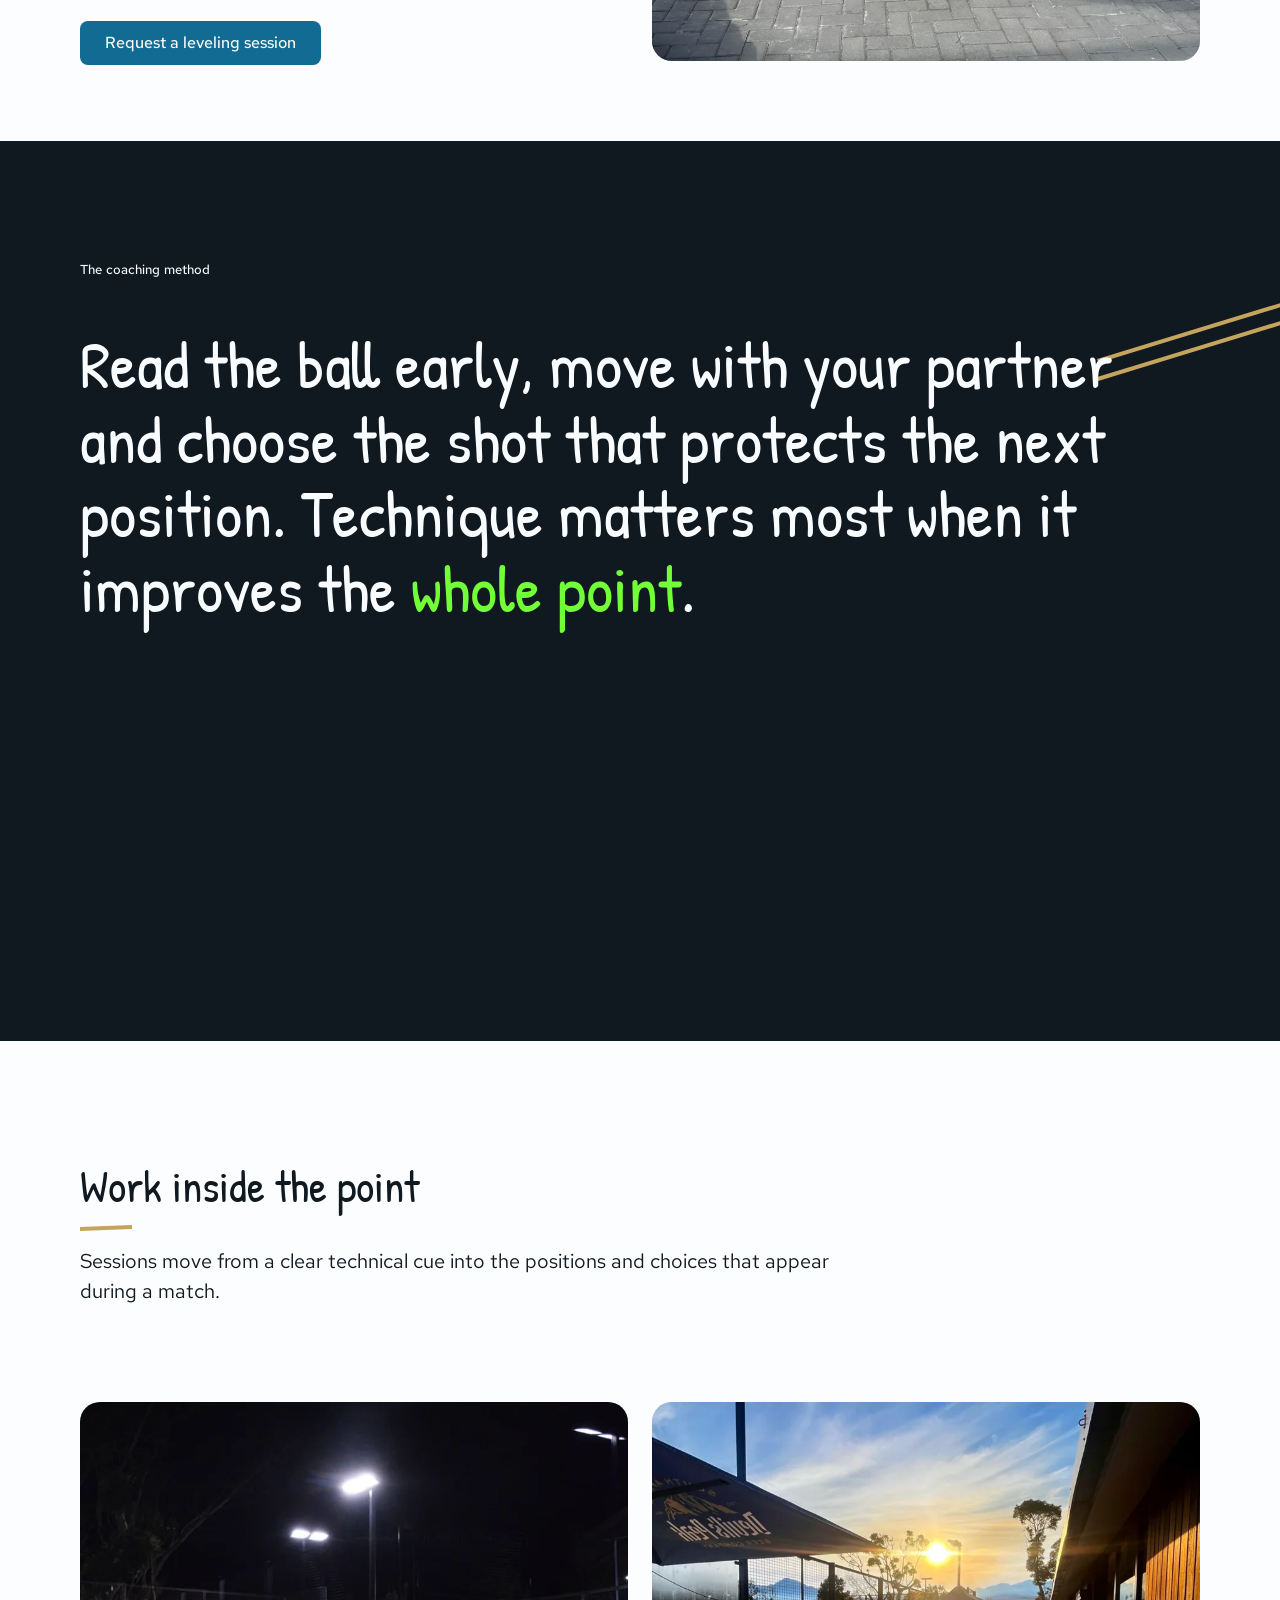
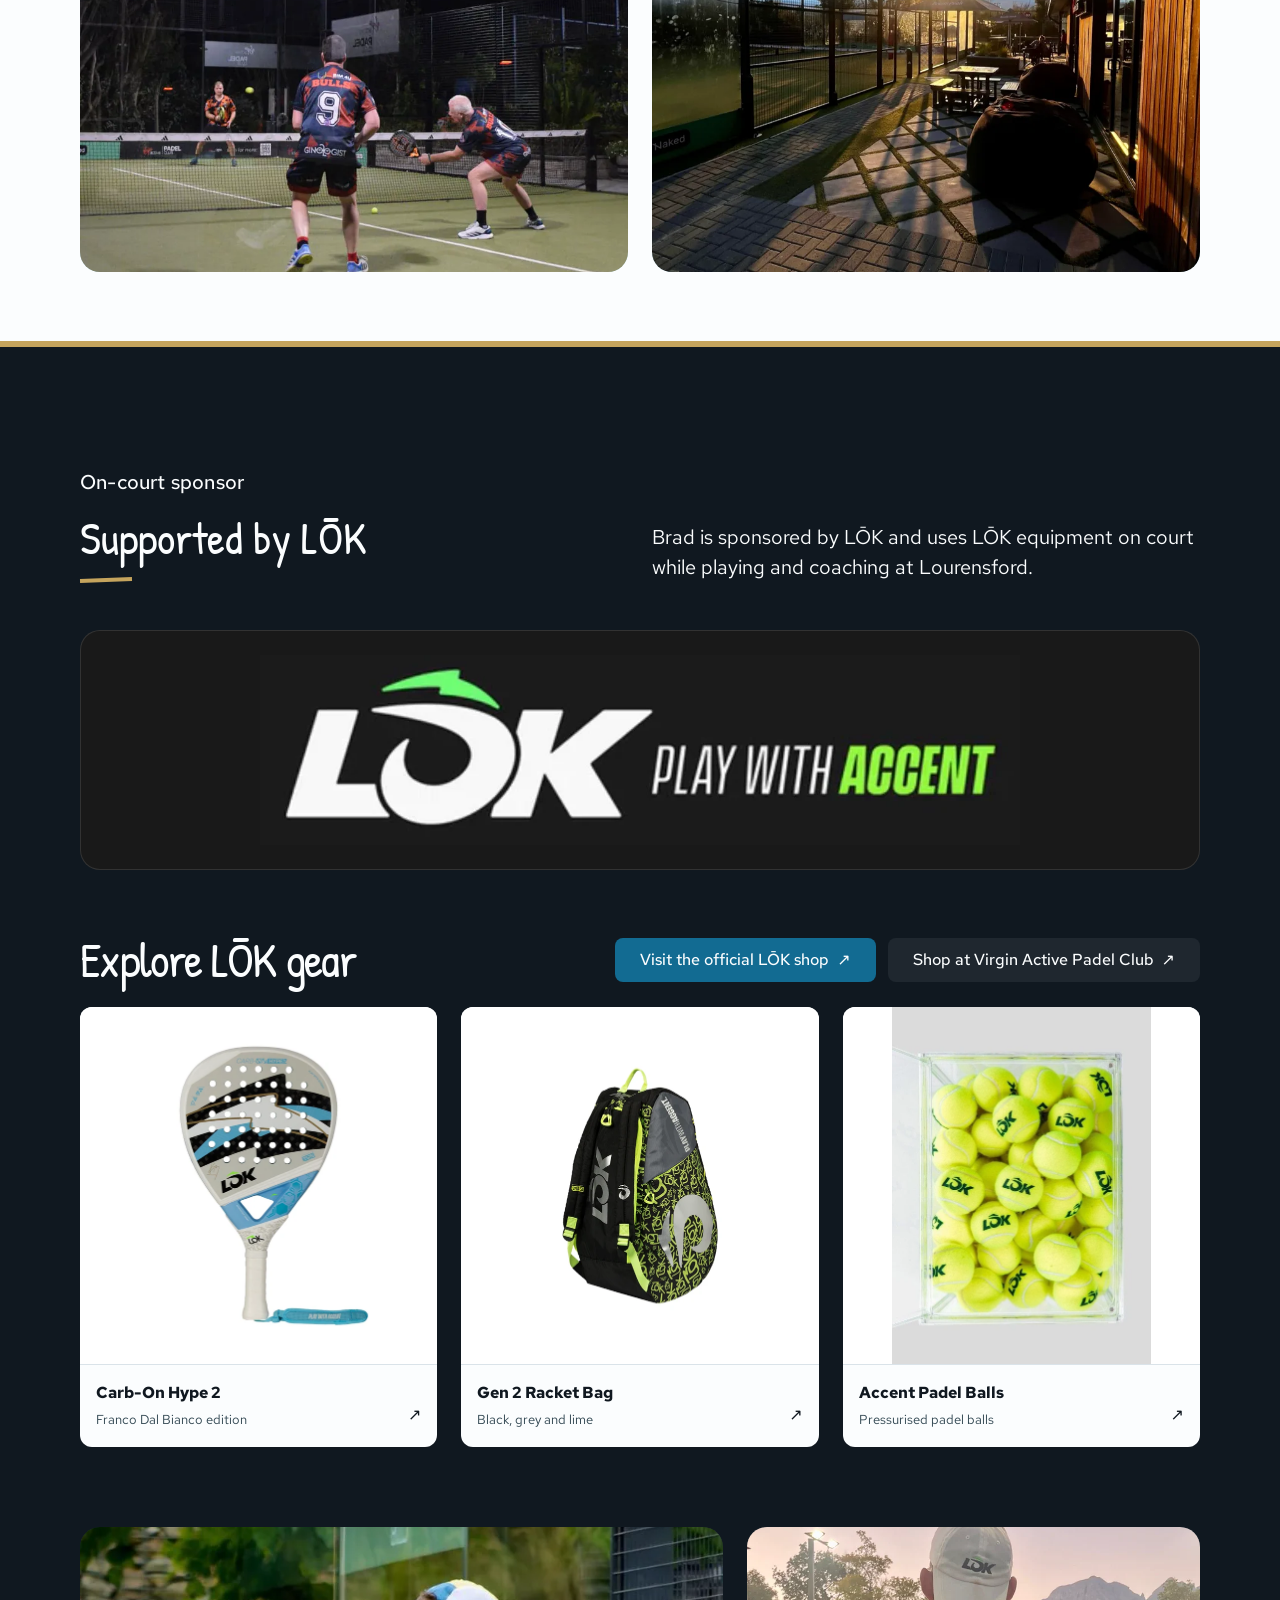
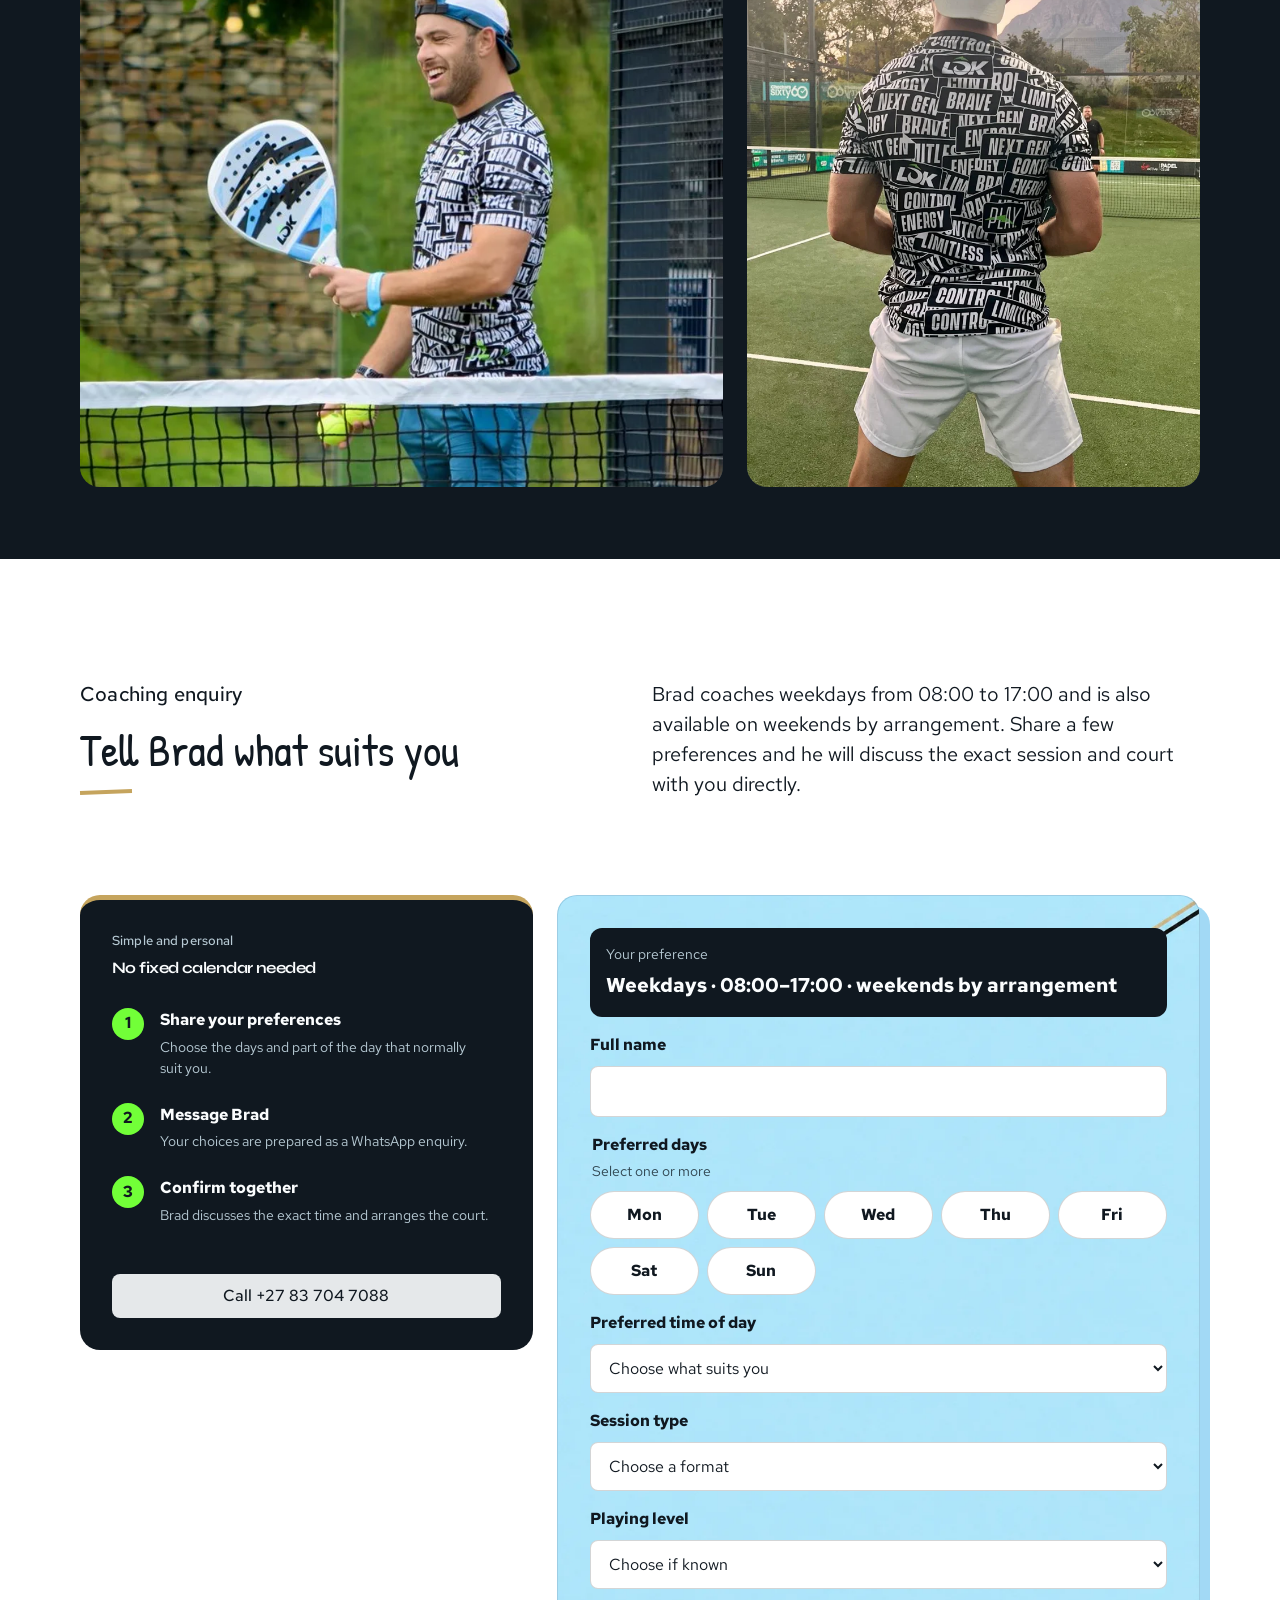
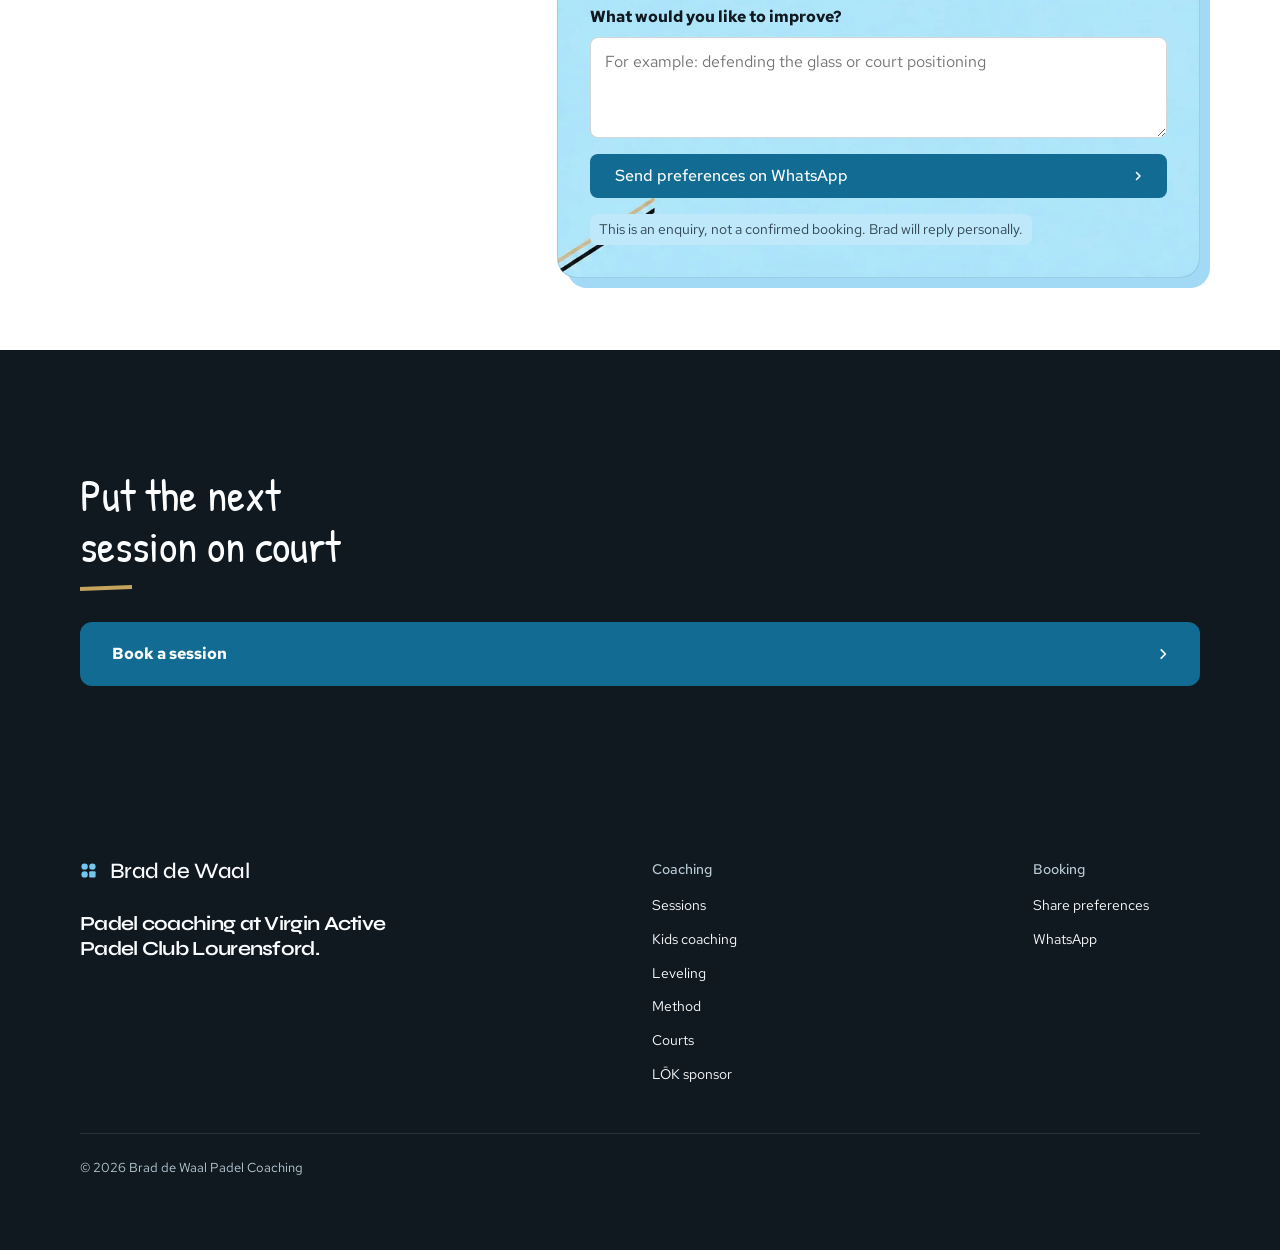
<file: brad-padel/index.html>
<!doctype html>
<html lang="en" data-type="service" data-radius="soft" data-buttons="tonal" data-motion>
<head>
  <meta charset="utf-8">
  <meta name="viewport" content="width=device-width, initial-scale=1, viewport-fit=cover">
  <title>Brad de Waal Padel Coaching | Lourensford</title>
  <meta name="description" content="Private, small-group and kids padel coaching with Brad de Waal at Virgin Active Padel Club Lourensford. Share your preferred day and time, including weekends, then confirm directly on WhatsApp.">
  <meta name="site-kind" content="other">
  <meta name="page-type" content="service">
  <meta property="og:type" content="website">
  <meta property="og:title" content="Brad de Waal Padel Coaching | Lourensford">
  <meta property="og:description" content="Padel coaching for adults and kids at Lourensford. Share your preferences and arrange the session directly with Brad.">
  <meta property="og:url" content="https://sidemissionstudio.co.za/brad-padel/">
  <meta property="og:image" content="https://sidemissionstudio.co.za/brad-padel/share.jpg">
  <meta name="twitter:card" content="summary_large_image">
  <meta name="twitter:image" content="https://sidemissionstudio.co.za/brad-padel/share.jpg">
  <link rel="canonical" href="https://sidemissionstudio.co.za/brad-padel/">
  <link rel="icon" href="favicon.svg" type="image/svg+xml">
  <meta name="theme-color" content="#bfe8fa">
  <link rel="preconnect" href="https://fonts.googleapis.com">
  <link rel="preconnect" href="https://fonts.gstatic.com" crossorigin>
  <link href="https://fonts.googleapis.com/css2?family=Patrick+Hand&family=Red+Hat+Text:wght@400..600&family=Syne:wght@400..800&display=swap" rel="stylesheet">
  <link rel="stylesheet" href="assets/system.css">
  <link rel="stylesheet" href="assets/ui/cards.css">
  <link rel="stylesheet" href="assets/motion/motion.css">
  <link rel="stylesheet" href="assets/layout/layout.css">
  <link rel="stylesheet" href="assets/icons/icon.css">
  <link rel="stylesheet" href="styles.css?v=hero-diagonal-all">
  <script src="boot.js"></script>
  <link rel="modulepreload" href="assets/moments/moments.js">
  <link rel="modulepreload" href="assets/moments/lib.js">
  <link rel="modulepreload" href="assets/moments/word-highlight/moment.js">
</head>
<body>
<!-- type: service
     deal: hero split, nav mega, close type, footer dark, rhythm surface-pairs, buttons tonal, mark dots
     moment: word-highlight in the coaching-method statement
     palette: baby blue, white and black; gold pinstripes and neon green are restrained detail colours
     motion: hero heading enters word by word; headings react on hover, tap and anchor navigation; every link answers; the method statement focuses the point -->
  <header class="nav">
    <div class="wrap nav__bar">
      <a class="skip-link" href="#top">Skip to content</a>
      <a class="nav__logo" href="#top"><span class="mark" data-mark="dots" aria-hidden="true"></span>Brad de Waal</a>
      <nav class="nav__links" aria-label="Main navigation">
        <div class="nav__item">
          <a class="nav__link" href="#coaching">Coaching <svg class="chev" viewBox="0 0 12 12" aria-hidden="true"><path d="M3 4.5l3 3 3-3" fill="none" stroke="currentColor" stroke-width="1.5" stroke-linecap="round" stroke-linejoin="round"/></svg></a>
          <div class="nav__menu">
            <div class="wrap grid">
              <div class="menu-col span-3"><p class="t-label">Sessions</p><a href="#coaching">One-to-one<span>Individual technical work</span></a><a href="#coaching">Pairs<span>Position and communication</span></a><a href="#kids">Kids coaching<span>A positive start for young players</span></a><a href="#leveling">Leveling sessions<span>Four-player level assessment</span></a></div>
              <div class="menu-col span-3"><p class="t-label">Match work</p><a href="#coaching">Small groups<span>Pattern-based practice</span></a><a href="#method">Court decisions<span>Read the next ball</span></a></div>
              <a class="menu-card span-3 start-10" href="#courts"><div class="panel"><img class="frame__img" src="assets/club/mountain-court-500.webp" alt="Green padel court with mountains beyond the glass" width="500" height="667" loading="lazy" decoding="async"></div><span class="t-card">Court sessions</span><span class="t-small muted">Technique in match context</span></a>
            </div>
          </div>
        </div>
        <div class="nav__item"><a class="nav__link" href="#method">Method</a></div>
        <div class="nav__item"><a class="nav__link" href="#courts">Courts</a></div>
        <div class="nav__item"><a class="nav__link" href="#sponsor">LŌK</a></div>
        <div class="nav__item"><a class="nav__link" href="#book">Booking</a></div>
      </nav>
      <div class="nav__actions"><a class="nav__link" data-whatsapp href="https://wa.me/?text=Hi%20Brad%2C%20I%27m%20interested%20in%20padel%20coaching.">WhatsApp</a><a class="btn btn--primary" href="#book">Book a session</a></div>
      <button class="nav__toggle" type="button" aria-expanded="false" aria-label="Menu"><svg width="18" height="18" viewBox="0 0 18 18" aria-hidden="true"><path d="M2 5h14M2 13h14" stroke="currentColor" stroke-width="1.6" stroke-linecap="round"/></svg></button>
    </div>
  </header>

  <main id="top">
    <section class="hero hero--split" data-enter aria-labelledby="hero-h">
      <div class="wrap"><div class="hero-text grid hero__grid">
        <div class="hero__text span-5">
          <p class="hero__kicker"><span class="court-dot" aria-hidden="true"></span>Weekdays · 08:00–17:00 · weekends by arrangement</p>
          <h1 id="hero-h">Padel coaching for club players</h1>
          <p class="hero__lead">Train with Brad de Waal at Virgin Active Padel Club Lourensford. Share the days and times that suit you, then confirm the session directly with Brad.</p>
          <div class="btn-row"><a class="btn btn--primary" href="#book">Book a session<svg class="m-arrow" viewBox="0 0 12 12" aria-hidden="true"><path class="m-arrow__stem" d="M1 6h8"/><path class="m-arrow__head" d="M4.5 2.5 8 6l-3.5 3.5"/></svg></a><a class="btn btn--secondary" data-whatsapp href="https://wa.me/?text=Hi%20Brad%2C%20I%27m%20interested%20in%20padel%20coaching.">Open WhatsApp</a></div>
        </div>
        <div class="hero__media span-6 start-7">
          <img src="assets/club/court-gate-sunset-900.webp" srcset="assets/club/court-gate-sunset-500.webp 500w, assets/club/court-gate-sunset-900.webp 900w" sizes="(max-width: 1023px) 100vw, 50vw" width="900" height="1200" alt="Floodlit padel court seen through an open gate at sunset" fetchpriority="high" decoding="async" data-source="client" data-subject="club court">
        </div>
      </div></div>
    </section>

    <section class="section ground-surface" id="coaching" aria-labelledby="coaching-h">
      <div class="ball-field ball-field--coaching" aria-hidden="true"><span></span><span></span><span></span></div>
      <div class="wrap grid grid--middle">
        <div class="span-5">
          <div class="section-head"><h2 id="coaching-h">Coaching sessions</h2><p>Choose the format that matches the part of your game you want to work on.</p></div>
          <ul class="rows session-rows">
            <li><span class="rows__name">One-to-one coaching<small>Technique, movement and focused repetition</small></span></li>
            <li><span class="rows__name">Pairs coaching<small>Position, communication and shared patterns</small></span></li>
            <li><span class="rows__name">Small-group coaching<small>Practice built around live point situations</small></span></li>
            <li><span class="rows__name">Match review<small>Shot choice and court position during play</small></span></li>
            <li><span class="rows__name">Leveling sessions<small>Four players assessed through live play</small></span></li>
          </ul>
          <p><a class="link" data-whatsapp href="https://wa.me/?text=Hi%20Brad%2C%20which%20padel%20coaching%20session%20would%20fit%20me%20best%3F">Ask about a session</a></p>
        </div>
        <figure class="frame coach-portrait span-6 start-7"><img class="frame__img" src="assets/club/brad-rackets-900.webp" srcset="assets/club/brad-rackets-500.webp 500w, assets/club/brad-rackets-900.webp 900w" sizes="(max-width: 1023px) 100vw, 50vw" width="900" height="1109" alt="Coach holding four padel rackets on a green court" loading="lazy" decoding="async" data-source="client" data-subject="coach on court"></figure>
      </div>
    </section>

    <section class="section kids-section" id="kids" data-screen="free" aria-labelledby="kids-h">
      <div class="ball-field ball-field--kids" aria-hidden="true"><span></span><span></span><span></span></div>
      <div class="wrap grid grid--middle kids-grid">
        <div class="span-5">
          <p class="t-label">Coaching for young players</p>
          <div class="section-head"><h2 id="kids-h">Kids can learn padel with confidence</h2><p>Brad offers a welcoming introduction to padel for children who are new to the court or ready to develop their game.</p></div>
          <p>Sessions can focus on movement, racket control, rallying, scoring and working with a partner—building useful skills while keeping the experience positive and enjoyable.</p>
          <p><a class="btn btn--primary" href="#book">Ask about kids coaching</a></p>
        </div>
        <div class="span-6 start-7 kids-path" aria-label="Kids coaching benefits">
          <article class="kids-card"><span aria-hidden="true">01</span><div><h3>A friendly first step</h3><p>Clear instruction helps new players understand the court, the racket and the basic rules.</p></div></article>
          <article class="kids-card"><span aria-hidden="true">02</span><div><h3>Skills that grow with them</h3><p>Movement, control and rallying are developed at a pace that suits the young player.</p></div></article>
          <article class="kids-card"><span aria-hidden="true">03</span><div><h3>Simple booking for parents</h3><p>Share your child’s age, experience and preferred days. Brad will discuss the suitable session format and time with you directly.</p></div></article>
        </div>
      </div>
    </section>

    <section class="section leveling-section" id="leveling" data-screen="free" aria-labelledby="leveling-h">
      <div class="wrap grid grid--middle">
        <div class="span-5">
          <p class="t-label">Four-player assessment</p>
          <div class="section-head"><h2 id="leveling-h">Leveling sessions</h2><p>Bring a group of four players. Brad watches the group play and evaluates each player’s current level.</p></div>
          <ul class="rows leveling-rows">
            <li><span class="rows__name">Four players required<small>Arrive as one complete group</small></span></li>
            <li><span class="rows__name">Live-play evaluation<small>Brad assesses the level shown on court</small></span></li>
            <li><span class="rows__name">Personal level outcome<small>Each player receives their own evaluation</small></span></li>
          </ul>
          <div class="level-scale" aria-label="Brad’s padel level scale">
            <p class="t-label">Brad’s level scale</p>
            <dl>
              <div><dt>New to padel</dt><dd>Under 1</dd></div>
              <div><dt>Beginner</dt><dd>0–1.5</dd></div>
              <div><dt>Intermediate</dt><dd>1.5–3</dd></div>
              <div><dt>Advanced</dt><dd>3–4</dd></div>
            </dl>
          </div>
          <p><a class="btn btn--primary" href="#book">Request a leveling session</a></p>
        </div>
        <figure class="frame frame--photo leveling-photo span-6 start-7"><img class="frame__img" src="assets/leveling/group-1000.webp" width="1000" height="1333" alt="Brad with a group of padel players beside the Lourensford courts" loading="lazy" decoding="async" data-source="client" data-subject="leveling group"></figure>
      </div>
    </section>

    <section class="section statement" id="method" data-screen="free" data-moment="word-highlight" data-moment-opts='{"staticOnTouch":true}' aria-labelledby="method-h">
      <div class="wrap">
        <h2 id="method-h" class="sr-only">The coaching method</h2>
        <p class="t-label" aria-hidden="true">The coaching method</p>
        <p class="mo-wh__text">Read the ball early, move with your partner and choose the shot that protects the next position. Technique matters most when it improves the <strong>whole point</strong>.</p>
      </div>
    </section>

    <section class="section" id="courts" aria-labelledby="courts-h">
      <div class="wrap">
        <div class="section-head"><h2 id="courts-h">Work inside the point</h2><p>Sessions move from a clear technical cue into the positions and choices that appear during a match.</p></div>
        <div class="grid court-pair">
          <figure class="frame frame--photo span-6"><img class="frame__img" src="assets/club/night-match-900.webp" srcset="assets/club/night-match-500.webp 500w, assets/club/night-match-900.webp 900w" sizes="(max-width: 1023px) 100vw, 50vw" width="900" height="1200" alt="Four players contesting a point under the court lights" loading="lazy" decoding="async" data-source="client" data-subject="club match"></figure>
          <figure class="frame frame--photo span-6"><img class="frame__img" src="assets/club/venue-sunset-900.webp" srcset="assets/club/venue-sunset-500.webp 500w, assets/club/venue-sunset-900.webp 900w" sizes="(max-width: 1023px) 100vw, 50vw" width="900" height="750" alt="Sunset over the Lourensford padel courts and clubhouse seating" loading="lazy" decoding="async" data-source="client" data-subject="club venue at sunset"></figure>
        </div>
      </div>
    </section>

    <section class="section sponsor-section ground-inverse" id="sponsor" data-screen="free" aria-labelledby="sponsor-h">
      <div class="wrap">
        <div class="section-head section-head--split sponsor-head">
          <div><p class="t-label">On-court sponsor</p><h2 id="sponsor-h">Supported by LŌK</h2></div>
          <p>Brad is sponsored by LŌK and uses LŌK equipment on court while playing and coaching at Lourensford.</p>
        </div>
        <div class="sponsor-brand" aria-label="LŌK — Play with accent">
          <img src="assets/sponsor/lok-wordmark-1000.webp" width="1000" height="250" alt="LŌK — Play with accent" loading="lazy" decoding="async" data-source="client" data-subject="sponsor logo">
        </div>
        <div class="sponsor-products">
          <div class="sponsor-products__head">
            <h3>Explore LŌK gear</h3>
            <div class="btn-row">
              <a class="btn btn--primary" href="https://loksports.com/en/">Visit the official LŌK shop <span aria-hidden="true">↗</span></a>
              <a class="btn btn--secondary" href="https://virginactivepadelclub.co.za/collections/lok-padel-rackets">Shop at Virgin Active Padel Club <span aria-hidden="true">↗</span></a>
            </div>
          </div>
          <ul class="sponsor-products__grid">
            <li>
              <a class="sponsor-product" href="https://loksports.com/en/padel-rackets/244-lok-carbon-on-hype-2-racket-franco-dal-bianco-8435739406144.html">
                <img src="assets/sponsor/lok-carb-on-hype-2.webp" width="520" height="717" alt="" loading="lazy" decoding="async" data-source="LŌK Sports" data-subject="Carb-On Hype 2">
                <span class="sponsor-product__caption"><strong>Carb-On Hype 2</strong><small>Franco Dal Bianco edition</small></span>
                <span class="sponsor-product__arrow" aria-hidden="true">↗</span>
              </a>
            </li>
            <li>
              <a class="sponsor-product" href="https://loksports.com/en/padel-bags/232-racket-bag-lok-gen-2-black-grey-and-green-lime-8435739406687.html">
                <img src="assets/sponsor/lok-racket-bag-gen-2.webp" width="520" height="717" alt="" loading="lazy" decoding="async" data-source="LŌK Sports" data-subject="Gen 2 Racket Bag">
                <span class="sponsor-product__caption"><strong>Gen 2 Racket Bag</strong><small>Black, grey and lime</small></span>
                <span class="sponsor-product__arrow" aria-hidden="true">↗</span>
              </a>
            </li>
            <li>
              <a class="sponsor-product" href="https://loksports.com/en/balls/15-accent-balls-lok-8436548249540.html">
                <img src="assets/sponsor/lok-accent-balls.webp" width="520" height="717" alt="" loading="lazy" decoding="async" data-source="LŌK Sports" data-subject="Accent Padel Balls">
                <span class="sponsor-product__caption"><strong>Accent Padel Balls</strong><small>Pressurised padel balls</small></span>
                <span class="sponsor-product__arrow" aria-hidden="true">↗</span>
              </a>
            </li>
          </ul>
        </div>
        <div class="grid sponsor-gallery">
          <figure class="frame frame--photo sponsor-photo sponsor-photo--brad span-7"><img class="frame__img" src="assets/sponsor/brad-lok-800.webp" width="800" height="1067" alt="Brad smiling on court while holding a LŌK padel racket" loading="lazy" decoding="async" data-source="client" data-subject="sponsored coach"></figure>
          <figure class="frame frame--photo sponsor-photo sponsor-photo--kit span-5"><img class="frame__img" src="assets/sponsor/brad-lok-back-800.webp" width="800" height="1067" alt="Brad wearing LŌK kit on the padel court with the Lourensford mountains behind him" loading="lazy" decoding="async" data-source="client" data-subject="sponsor kit"></figure>
        </div>
      </div>
    </section>

    <section class="section request-section" id="book" data-screen="free" aria-labelledby="book-h">
      <div class="wrap">
        <div class="section-head section-head--split">
          <div><p class="t-label">Coaching enquiry</p><h2 id="book-h">Tell Brad what suits you</h2></div>
          <p>Brad coaches weekdays from 08:00 to 17:00 and is also available on weekends by arrangement. Share a few preferences and he will discuss the exact session and court with you directly.</p>
        </div>
        <div class="booking-builder grid">
          <aside class="preference-panel span-5" aria-label="How the enquiry works">
            <p class="t-label">Simple and personal</p>
            <h3>No fixed calendar needed</h3>
            <ol class="preference-steps">
              <li><span>1</span><p><strong>Share your preferences</strong><small>Choose the days and part of the day that normally suit you.</small></p></li>
              <li><span>2</span><p><strong>Message Brad</strong><small>Your choices are prepared as a WhatsApp enquiry.</small></p></li>
              <li><span>3</span><p><strong>Confirm together</strong><small>Brad discusses the exact time and arranges the court.</small></p></li>
            </ol>
            <a class="btn btn--secondary" href="tel:+27837047088">Call +27 83 704 7088</a>
          </aside>
          <form class="booking-form span-7" data-booking-form>
            <div class="selected-slot"><span>Your preference</span><strong>Weekdays · 08:00–17:00 · weekends by arrangement</strong></div>
            <label>Full name<input type="text" name="name" autocomplete="name" required></label>
            <fieldset class="choice-fieldset" data-day-fieldset>
              <legend>Preferred days <small>Select one or more</small></legend>
              <div class="choice-grid choice-grid--days">
                <label class="choice-pill"><input type="checkbox" name="days" value="Monday"><span>Mon</span></label>
                <label class="choice-pill"><input type="checkbox" name="days" value="Tuesday"><span>Tue</span></label>
                <label class="choice-pill"><input type="checkbox" name="days" value="Wednesday"><span>Wed</span></label>
                <label class="choice-pill"><input type="checkbox" name="days" value="Thursday"><span>Thu</span></label>
                <label class="choice-pill"><input type="checkbox" name="days" value="Friday"><span>Fri</span></label>
                <label class="choice-pill"><input type="checkbox" name="days" value="Saturday"><span>Sat</span></label>
                <label class="choice-pill"><input type="checkbox" name="days" value="Sunday"><span>Sun</span></label>
              </div>
            </fieldset>
            <label>Preferred time of day<select name="timeOfDay" required><option value="">Choose what suits you</option><option>Morning · 08:00–11:00</option><option>Midday · 11:00–14:00</option><option>Afternoon · 14:00–17:00</option><option>Weekend · arrange a time with Brad</option><option>Flexible during the day</option></select></label>
            <label>Session type<select name="session" required><option value="">Choose a format</option><option>One-to-one coaching</option><option>Pairs coaching</option><option>Small-group coaching</option><option>Kids coaching</option><option>Match review</option><option>Leveling session · four players</option></select></label>
            <label data-child-age hidden>
              Child’s age
              <select name="childAge" disabled>
                <option value="">Select an age</option>
                <option>1</option>
                <option>2</option>
                <option>3</option>
                <option>4</option>
                <option>5</option>
                <option>6</option>
                <option>7</option>
                <option>8</option>
                <option>9</option>
                <option>10</option>
                <option>11</option>
                <option>12</option>
                <option>13</option>
                <option>14</option>
                <option>15</option>
                <option>16</option>
                <option>17</option>
              </select>
            </label>
            <label>Playing level<select name="level"><option value="Not supplied">Choose if known</option><option>New to padel · under 1</option><option>Beginner · 0–1.5</option><option>Intermediate · 1.5–3</option><option>Advanced · 3–4</option></select></label>
            <label>What would you like to improve?<textarea name="focus" rows="3" placeholder="For example: defending the glass or court positioning"></textarea></label>
            <button class="btn btn--primary booking-submit" type="submit">Send preferences on WhatsApp<svg class="m-arrow" viewBox="0 0 12 12" aria-hidden="true"><path class="m-arrow__stem" d="M1 6h8"/><path class="m-arrow__head" d="M4.5 2.5 8 6l-3.5 3.5"/></svg></button>
            <p class="form-status" data-form-status>This is an enquiry, not a confirmed booking. Brad will reply personally.</p>
          </form>
        </div>
      </div>
    </section>
  </main>

  <footer class="footer closing footer--dark ground-inverse" id="contact" aria-labelledby="close-h">
    <div class="wrap">
      <div class="closing__cta close--type"><div class="section-head"><h2 id="close-h">Put the next session on court</h2></div><a class="footer-cta-link" href="#book">Book a session<svg class="m-arrow" viewBox="0 0 12 12" aria-hidden="true"><path class="m-arrow__stem" d="M1 6h8"/><path class="m-arrow__head" d="M4.5 2.5 8 6l-3.5 3.5"/></svg></a></div>
      <div class="closing__links">
        <div class="grid">
          <div class="span-4 stack-5"><a class="nav__logo" href="#top"><span class="mark" data-mark="dots" aria-hidden="true"></span>Brad de Waal</a><p class="footer__lede">Padel coaching at Virgin Active Padel Club Lourensford.</p></div>
          <div class="span-2 start-7 footer__col"><h3>Coaching</h3><ul><li><a href="#coaching">Sessions</a></li><li><a href="#kids">Kids coaching</a></li><li><a href="#leveling">Leveling</a></li><li><a href="#method">Method</a></li><li><a href="#courts">Courts</a></li><li><a href="#sponsor">LŌK sponsor</a></li></ul></div>
          <div class="span-2 start-11 footer__col"><h3>Booking</h3><ul><li><a href="#book">Share preferences</a></li><li><a data-whatsapp href="https://wa.me/?text=Hi%20Brad%2C%20I%27m%20interested%20in%20padel%20coaching.">WhatsApp</a></li></ul></div>
        </div>
        <div class="footer__legal"><span>© <span data-year></span> Brad de Waal Padel Coaching</span></div>
      </div>
    </div>
  </footer>
  <nav class="actionbar" aria-label="Quick booking"><a class="btn btn--primary" href="#book">Book a session</a></nav>
  <script type="module" src="assets/system.js"></script>
  <script type="module" src="assets/layout/layout.js"></script>
  <script src="script.js?v=booking-age"></script>
</body>
</html>
</file>
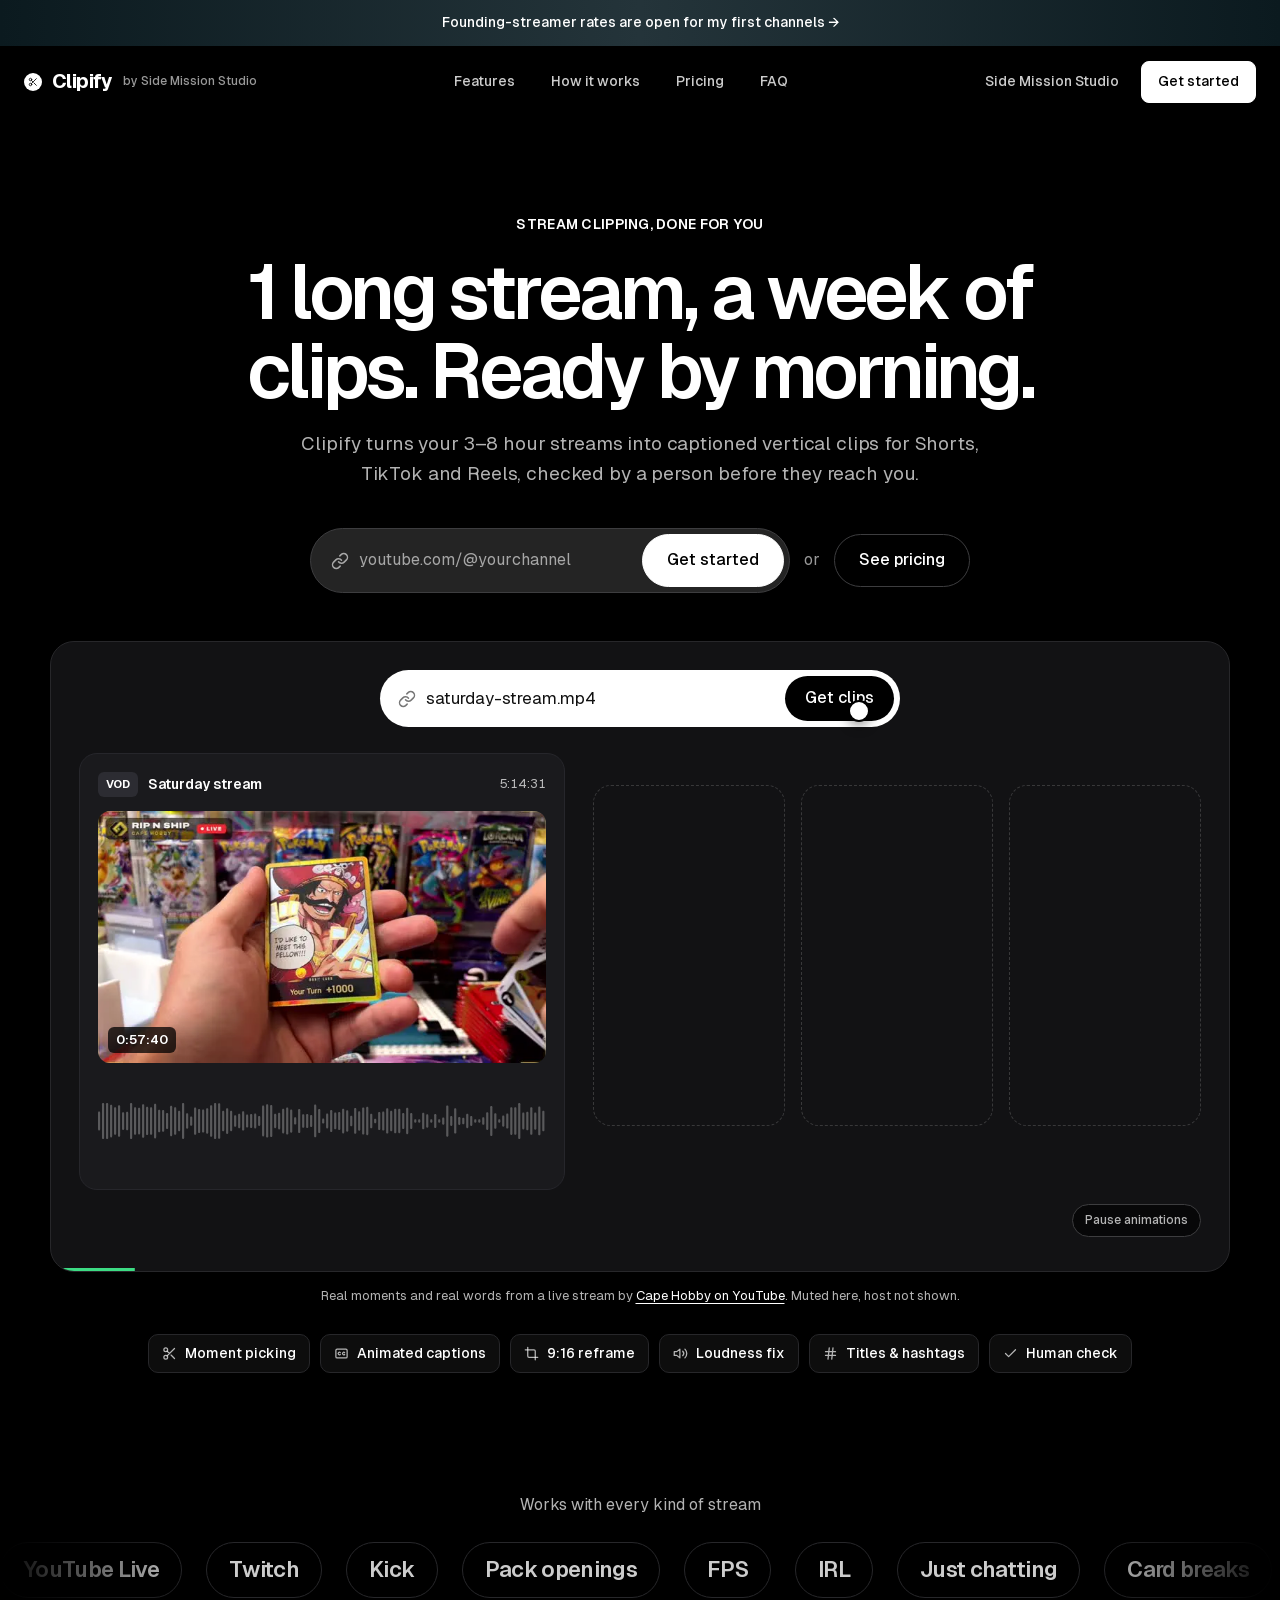
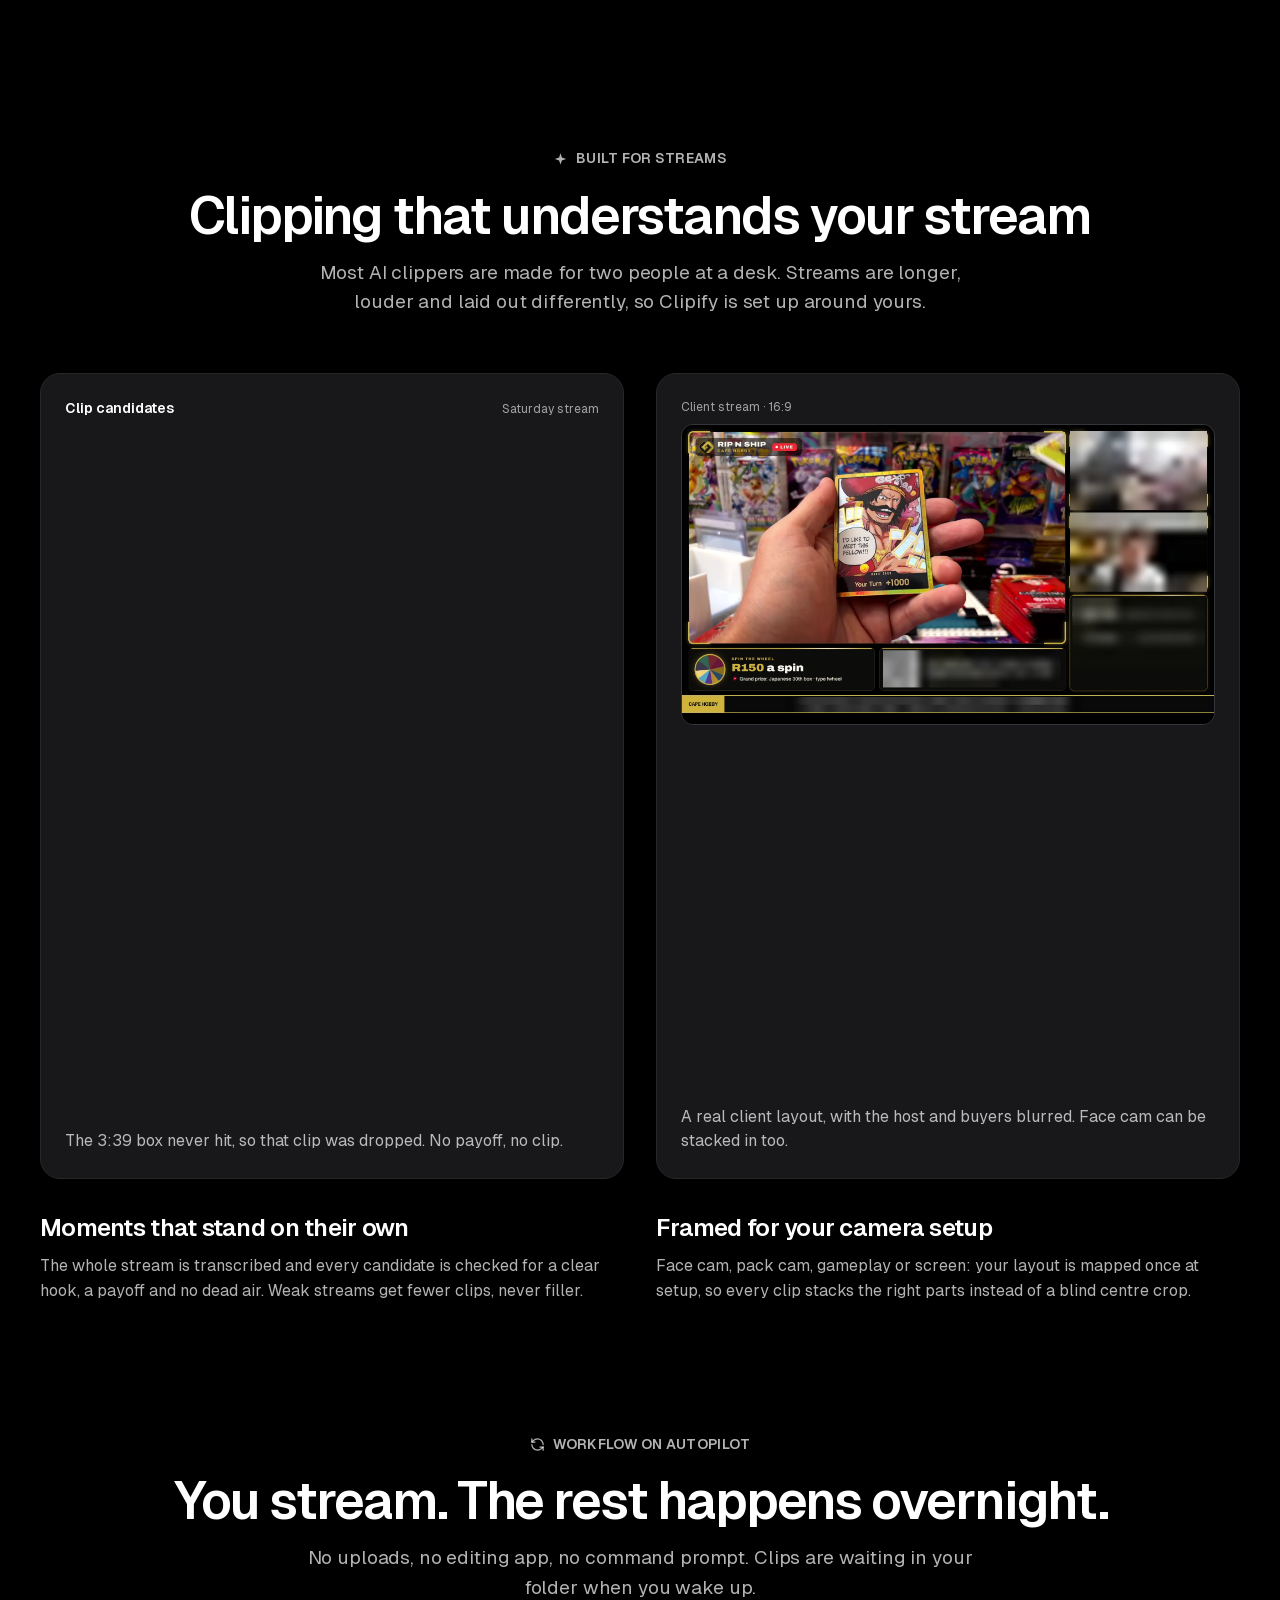
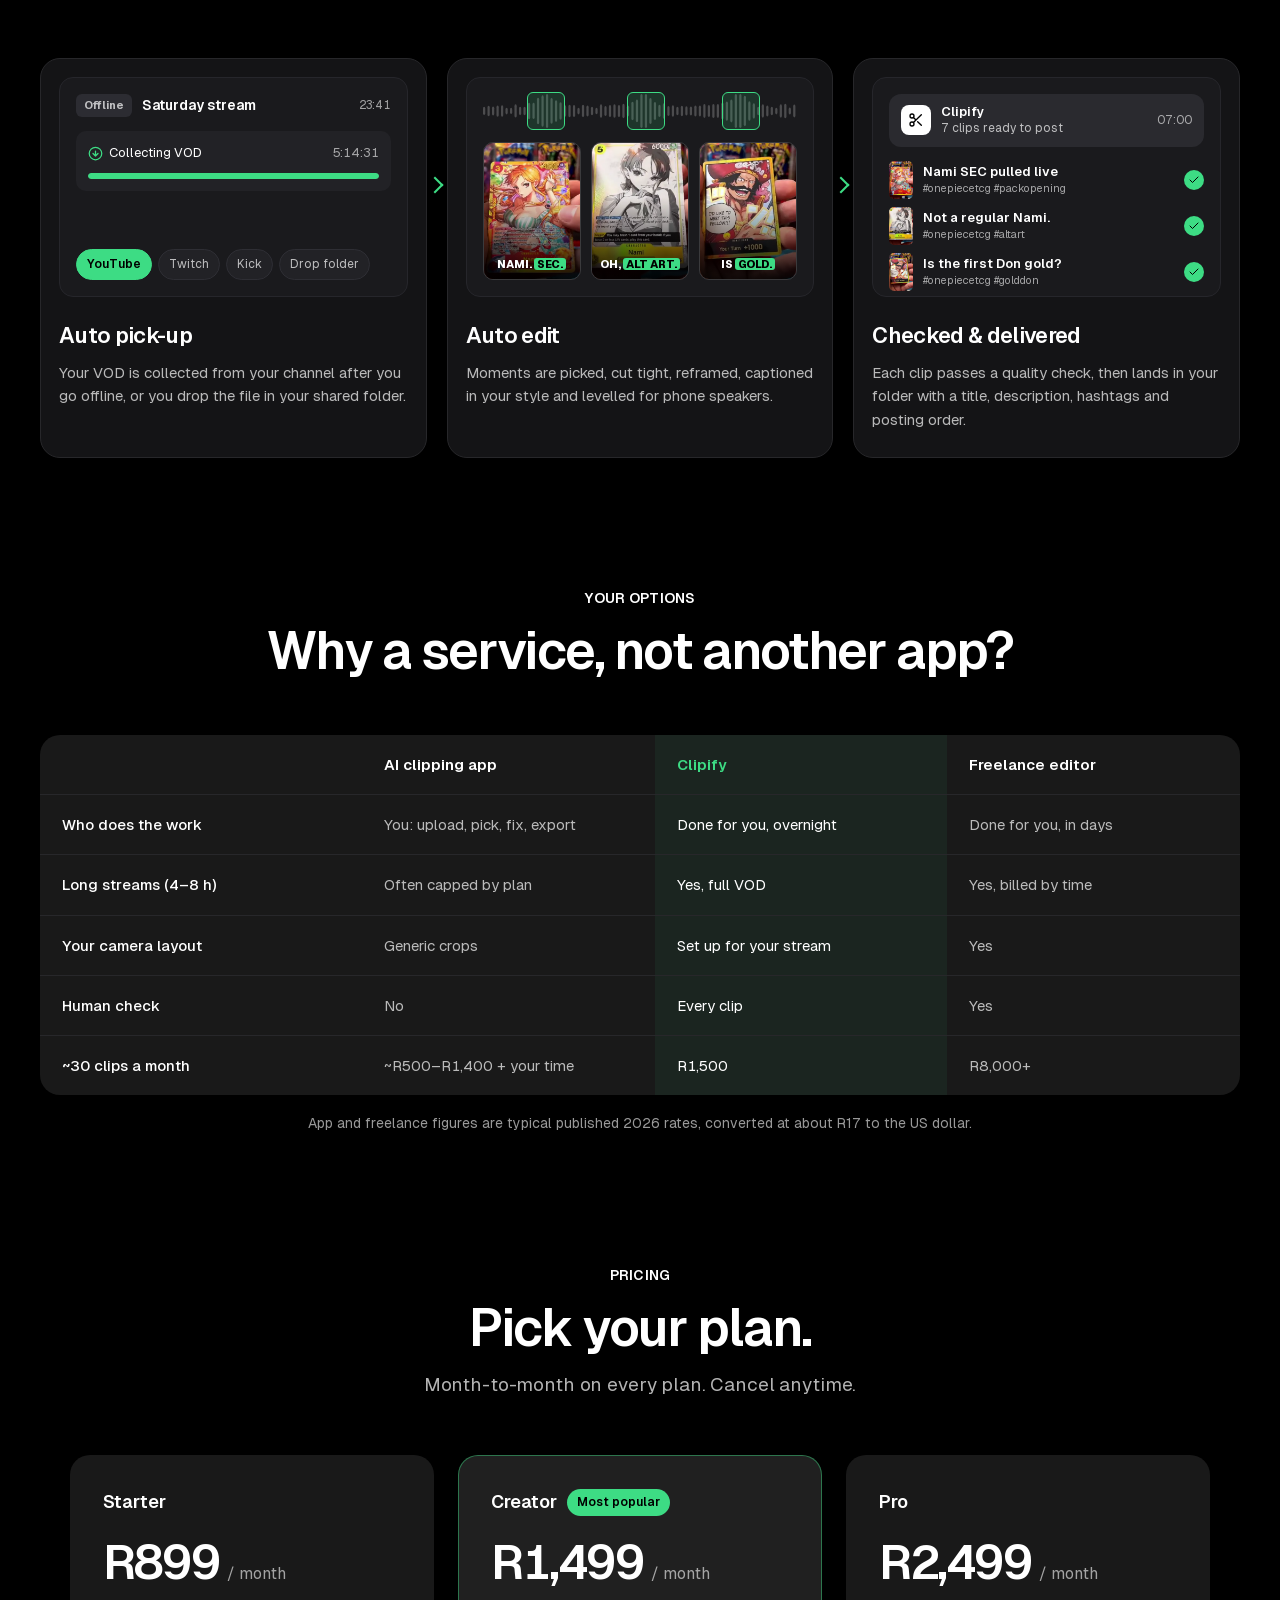
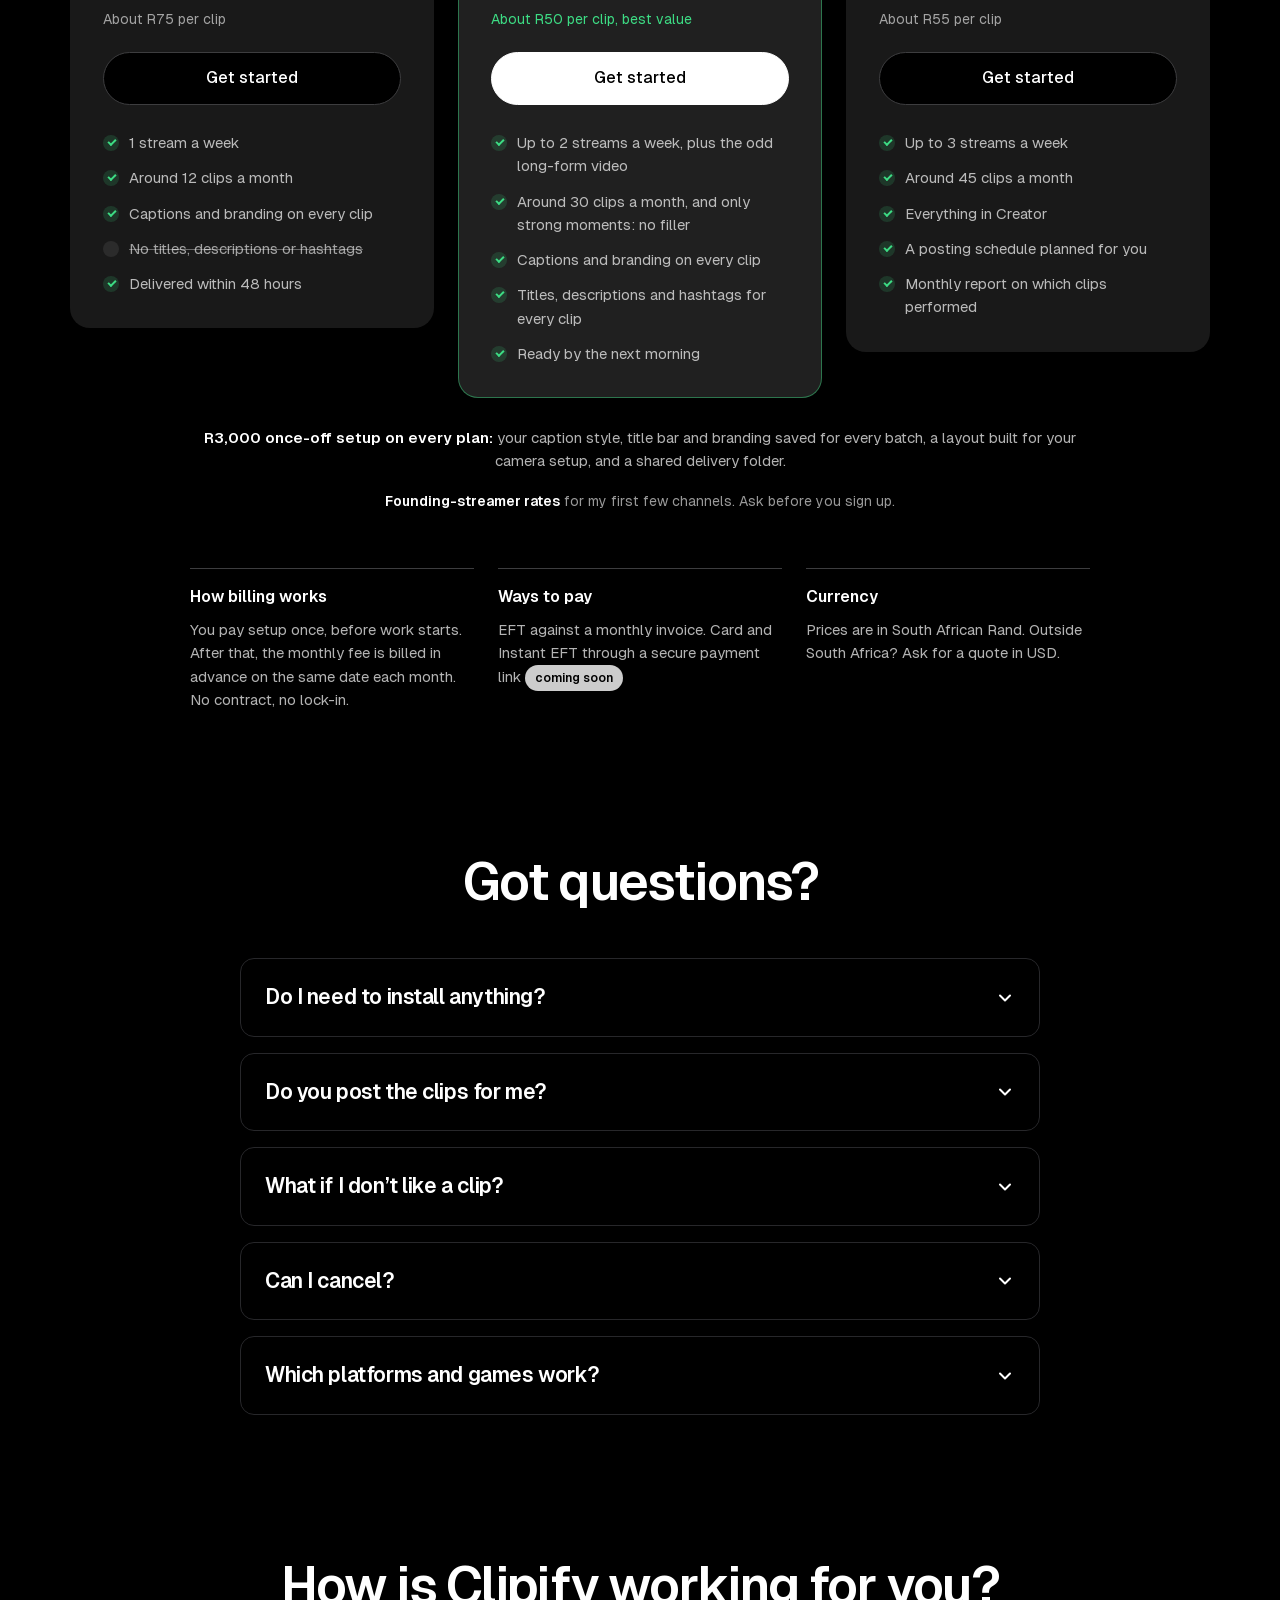
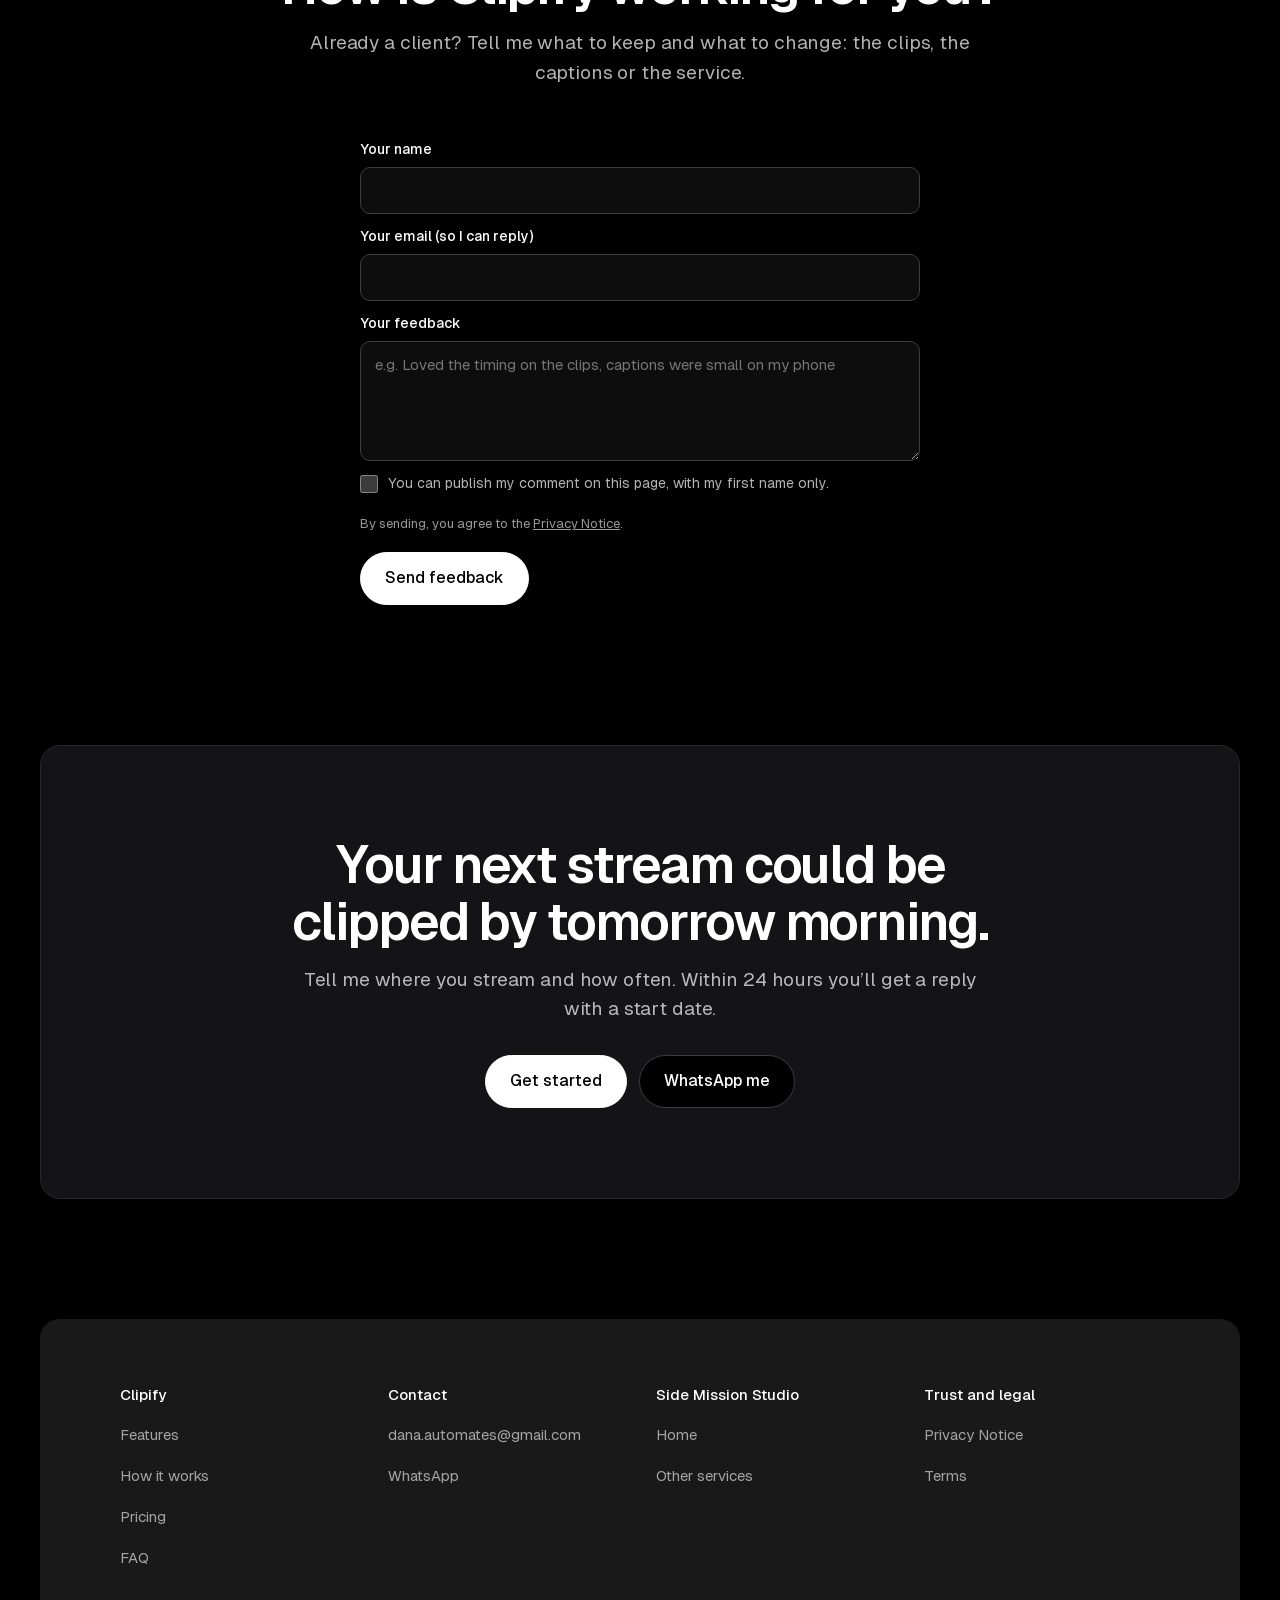
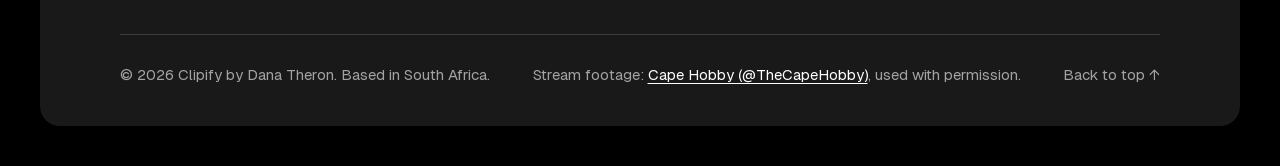
<file: clipify/index.html>
<!DOCTYPE html>
<html lang="en-ZA">
<head>
<meta charset="UTF-8">
<meta name="viewport" content="width=device-width, initial-scale=1.0">
<title>Clipify — Stream clips ready by morning | Side Mission Studio</title>
<meta name="description" content="A monthly clipping service for live streamers. Your VOD goes in overnight; captioned, quality-checked Shorts, TikToks and Reels come out by morning. From South Africa, priced in Rand.">
<link rel="canonical" href="https://sidemissionstudio.co.za/clipify/">
<link rel="icon" href="/favicon.svg" type="image/svg+xml">
<meta name="theme-color" content="#000000">
<meta property="og:type" content="website">
<meta property="og:site_name" content="Side Mission Studio">
<meta property="og:title" content="Clipify — Your stream tonight. Clips ready by morning.">
<meta property="og:description" content="Monthly clipping service for live streamers: captioned vertical clips, checked by a human, with titles and hashtags.">
<meta property="og:url" content="https://sidemissionstudio.co.za/clipify/">
<meta property="og:image" content="https://sidemissionstudio.co.za/assets/og-image.png">
<meta name="twitter:card" content="summary_large_image">
<link rel="preload" href="Geist-Variable.woff2" as="font" type="font/woff2" crossorigin>
<link rel="stylesheet" href="clipify.css">
<script src="/main.js" defer></script>
<script src="clipify.js" defer></script>
</head>
<body>
<a class="skip" href="#main">Skip to content</a>

<!-- Icons: Lucide (ISC). -->
<!-- impeccable-disable overused-font,marquee,pulsing-dot -- Dana asked to match the OpusClip reference (Geist, marquee, blinking connector dots) -->
<svg class="sprite" aria-hidden="true">
  <symbol id="i-link" viewBox="0 0 24 24" fill="none" stroke="currentColor" stroke-width="2" stroke-linecap="round" stroke-linejoin="round"><path d="M10 13a5 5 0 0 0 7.54.54l3-3a5 5 0 0 0-7.07-7.07l-1.72 1.71"/><path d="M14 11a5 5 0 0 0-7.54-.54l-3 3a5 5 0 0 0 7.07 7.07l1.71-1.71"/></symbol>
  <symbol id="i-scissors" viewBox="0 0 24 24" fill="none" stroke="currentColor" stroke-width="2" stroke-linecap="round" stroke-linejoin="round"><circle cx="6" cy="6" r="3"/><circle cx="6" cy="18" r="3"/><path d="M20 4 8.12 15.88M14.47 14.48 20 20M8.12 8.12 12 12"/></symbol>
  <symbol id="i-cc" viewBox="0 0 24 24" fill="none" stroke="currentColor" stroke-width="2" stroke-linecap="round" stroke-linejoin="round"><rect x="3" y="5" width="18" height="14" rx="2"/><path d="M10 10.5a2 2 0 1 0 0 3M17 10.5a2 2 0 1 0 0 3"/></symbol>
  <symbol id="i-crop" viewBox="0 0 24 24" fill="none" stroke="currentColor" stroke-width="2" stroke-linecap="round" stroke-linejoin="round"><path d="M6 2v14a2 2 0 0 0 2 2h14"/><path d="M18 22V8a2 2 0 0 0-2-2H2"/></symbol>
  <symbol id="i-vol" viewBox="0 0 24 24" fill="none" stroke="currentColor" stroke-width="2" stroke-linecap="round" stroke-linejoin="round"><path d="M11 5 6 9H2v6h4l5 4z"/><path d="M15.54 8.46a5 5 0 0 1 0 7.07M19.07 4.93a10 10 0 0 1 0 14.14"/></symbol>
  <symbol id="i-hash" viewBox="0 0 24 24" fill="none" stroke="currentColor" stroke-width="2" stroke-linecap="round" stroke-linejoin="round"><path d="M4 9h16M4 15h16M10 3 8 21M16 3l-2 18"/></symbol>
  <symbol id="i-check" viewBox="0 0 24 24" fill="none" stroke="currentColor" stroke-width="2" stroke-linecap="round" stroke-linejoin="round"><path d="M20 6 9 17l-5-5"/></symbol>
  <symbol id="i-down" viewBox="0 0 24 24" fill="none" stroke="currentColor" stroke-width="2" stroke-linecap="round" stroke-linejoin="round"><circle cx="12" cy="12" r="10"/><path d="m8 12 4 4 4-4M12 8v8"/></symbol>
  <symbol id="i-wand" viewBox="0 0 24 24" fill="none" stroke="currentColor" stroke-width="2" stroke-linecap="round" stroke-linejoin="round"><path d="m21.64 3.64-1.28-1.28a1.21 1.21 0 0 0-1.72 0L2.36 18.64a1.21 1.21 0 0 0 0 1.72l1.28 1.28a1.2 1.2 0 0 0 1.72 0L21.64 5.36a1.2 1.2 0 0 0 0-1.72M14 7l3 3M5 6v4M19 14v4M10 2v2M7 8H3M21 16h-4M11 3H9"/></symbol>
  <symbol id="i-folder" viewBox="0 0 24 24" fill="none" stroke="currentColor" stroke-width="2" stroke-linecap="round" stroke-linejoin="round"><path d="M20 20a2 2 0 0 0 2-2V8a2 2 0 0 0-2-2h-7.9a2 2 0 0 1-1.69-.9L9.6 3.9A2 2 0 0 0 7.93 3H4a2 2 0 0 0-2 2v13a2 2 0 0 0 2 2Z"/></symbol>
  <symbol id="i-sync" viewBox="0 0 24 24" fill="none" stroke="currentColor" stroke-width="2" stroke-linecap="round" stroke-linejoin="round"><path d="M21 12a9 9 0 0 0-9-9 9.75 9.75 0 0 0-6.74 2.74L3 8"/><path d="M3 3v5h5M3 12a9 9 0 0 0 9 9 9.75 9.75 0 0 0 6.74-2.74L21 16"/><path d="M16 16h5v5"/></symbol>
  <symbol id="i-sparkle" viewBox="0 0 24 24" fill="currentColor"><path d="M12 2l2.2 6.6L21 11l-6.8 2.4L12 20l-2.2-6.6L3 11l6.8-2.4z"/></symbol>
  <symbol id="i-wa" viewBox="0 0 24 24"><path fill="currentColor" d="M17.472 14.382c-.297-.149-1.758-.867-2.03-.967-.273-.099-.471-.148-.67.15-.197.297-.767.966-.94 1.164-.173.199-.347.223-.644.075-.297-.15-1.255-.463-2.39-1.475-.883-.788-1.48-1.761-1.653-2.059-.173-.297-.018-.458.13-.606.134-.133.298-.347.446-.52.149-.174.198-.298.298-.497.099-.198.05-.371-.025-.52-.075-.149-.669-1.612-.916-2.207-.242-.579-.487-.5-.669-.51-.173-.008-.371-.01-.57-.01-.198 0-.52.074-.792.372-.272.297-1.04 1.016-1.04 2.479 0 1.462 1.065 2.875 1.213 3.074.149.198 2.096 3.2 5.077 4.487.709.306 1.262.489 1.694.625.712.227 1.36.195 1.871.118.571-.085 1.758-.719 2.006-1.413.248-.694.248-1.289.173-1.413-.074-.124-.272-.198-.57-.347m-5.421 7.403h-.004a9.87 9.87 0 01-5.031-1.378l-.361-.214-3.741.982.998-3.648-.235-.374a9.86 9.86 0 01-1.51-5.26c.001-5.45 4.436-9.884 9.888-9.884 2.64 0 5.122 1.03 6.988 2.898a9.825 9.825 0 012.893 6.994c-.003 5.45-4.437 9.884-9.885 9.884m8.413-18.297A11.815 11.815 0 0012.05 0C5.495 0 .16 5.335.157 11.892c0 2.096.547 4.142 1.588 5.945L.057 24l6.305-1.654a11.882 11.882 0 005.683 1.448h.005c6.554 0 11.89-5.335 11.893-11.893a11.821 11.821 0 00-3.48-8.413Z"/></symbol>
  <symbol id="i-chev" viewBox="0 0 24 24" fill="none" stroke="currentColor" stroke-width="2.4" stroke-linecap="round" stroke-linejoin="round"><path d="m6 9 6 6 6-6"/></symbol>
  <symbol id="p-yt" viewBox="0 0 24 24"><rect x="2" y="5" width="20" height="14" rx="4" fill="#ff0033"/><path d="M10 9v6l5-3z" fill="#fff"/></symbol>
  <symbol id="p-ig" viewBox="0 0 24 24" fill="none" stroke="#fff" stroke-width="2"><rect x="3" y="3" width="18" height="18" rx="5"/><circle cx="12" cy="12" r="4"/><circle cx="17.5" cy="6.5" r="1" fill="#fff" stroke="none"/></symbol>
  <symbol id="p-tt" viewBox="0 0 24 24" fill="#fff"><path d="M16.6 5.8A4.3 4.3 0 0 1 15.5 3h-3.1v12.4a2.6 2.6 0 1 1-1.8-2.5V9.7a5.7 5.7 0 1 0 4.9 5.7V9.1a7.3 7.3 0 0 0 4.3 1.4V7.4a4.3 4.3 0 0 1-3.2-1.6"/></symbol>
</svg>

<a class="announce" href="#pricing">Founding-streamer rates are open for my first channels <span aria-hidden="true">→</span></a>

<nav class="top" aria-label="Main">
  <a class="logo" href="#top"><span class="mark" aria-hidden="true"><svg><use href="#i-scissors"/></svg></span>Clipify <small>by Side Mission Studio</small></a>
  <div class="nav-links">
    <a href="#features">Features</a>
    <a href="#how">How it works</a>
    <a href="#pricing">Pricing</a>
    <a href="#faq">FAQ</a>
  </div>
  <div class="nav-right">
    <a class="ghost-link" href="/">Side Mission Studio</a>
    <a class="btn-white sm" href="#contact" data-enquiry="Clipify">Get started</a>
  </div>
</nav>

<main id="main">

<header class="hero" id="top">
  <p class="eyebrow">Stream clipping, done for you</p>
  <h1>1 long stream, a week of clips. Ready by morning.</h1>
  <p class="lede">Clipify turns your 3–8 hour streams into captioned vertical clips for Shorts, TikTok and Reels, checked by a person before they reach you.</p>

  <form class="drop-form" id="pilotForm">
    <label class="drop-input">
      <svg class="ico" aria-hidden="true"><use href="#i-link"/></svg>
      <span class="sr">Your channel link</span>
      <input id="channel" name="channel" type="text" inputmode="url" autocomplete="url" placeholder="youtube.com/@yourchannel" maxlength="200" spellcheck="false" autocapitalize="off">
      <button class="btn-white" type="submit">Get started</button>
    </label>
    <span class="or">or</span>
    <a class="btn-outline" href="#pricing">See pricing</a>
  </form>

  <div class="stage reveal">
    <div class="bar" aria-hidden="true">
      <svg class="ico"><use href="#i-link"/></svg>
      <span class="typed"><span>saturday-stream.mp4</span></span>
      <span class="get">Get clips</span>
      <span class="pointer"></span>
    </div>
    <div class="studio" aria-hidden="true">
      <div class="editor">
        <div class="ed-head"><span class="vod">VOD</span><b>Saturday stream</b><span class="meta">5:14:31</span></div>
        <div class="skim">
          <video id="skim" src="media/stream-skim.mp4" poster="media/stream-skim-poster.webp" muted playsinline preload="none" tabindex="-1"></video>
          <span class="tc" id="tc">4:46:10</span>
          <span class="found"><svg><use href="#i-check"/></svg>Moment found</span>
        </div>
        <div class="tl"><svg class="wave" viewBox="0 0 700 32" preserveAspectRatio="none"><rect x="0.0" y="7.6" width="3.4" height="16.8" rx="1.2"/><rect x="6.2" y="0.0" width="3.4" height="32.0" rx="1.2"/><rect x="12.5" y="0.0" width="3.4" height="32.0" rx="1.2"/><rect x="18.8" y="1.5" width="3.4" height="29.1" rx="1.2"/><rect x="25.0" y="3.7" width="3.4" height="24.6" rx="1.2"/><rect x="31.2" y="1.9" width="3.4" height="28.1" rx="1.2"/><rect x="37.5" y="8.2" width="3.4" height="15.7" rx="1.2"/><rect x="43.8" y="7.7" width="3.4" height="16.6" rx="1.2"/><rect x="50.0" y="0.0" width="3.4" height="32.0" rx="1.2"/><rect x="56.2" y="3.8" width="3.4" height="24.4" rx="1.2"/><rect x="62.5" y="4.2" width="3.4" height="23.7" rx="1.2"/><rect x="68.8" y="1.1" width="3.4" height="29.8" rx="1.2"/><rect x="75.0" y="3.4" width="3.4" height="25.1" rx="1.2"/><rect x="81.2" y="3.8" width="3.4" height="24.4" rx="1.2"/><rect x="87.5" y="0.6" width="3.4" height="30.9" rx="1.2"/><rect x="93.8" y="6.0" width="3.4" height="20.0" rx="1.2"/><rect x="100.0" y="6.3" width="3.4" height="19.3" rx="1.2"/><rect x="106.2" y="8.8" width="3.4" height="14.3" rx="1.2"/><rect x="112.5" y="2.5" width="3.4" height="27.1" rx="1.2"/><rect x="118.8" y="3.8" width="3.4" height="24.4" rx="1.2"/><rect x="125.0" y="6.8" width="3.4" height="18.4" rx="1.2"/><rect x="131.2" y="0.1" width="3.4" height="31.8" rx="1.2"/><rect x="137.5" y="9.2" width="3.4" height="13.6" rx="1.2"/><rect x="143.8" y="11.9" width="3.4" height="8.3" rx="1.2"/><rect x="150.0" y="3.9" width="3.4" height="24.3" rx="1.2"/><rect x="156.2" y="5.4" width="3.4" height="21.3" rx="1.2"/><rect x="162.5" y="5.7" width="3.4" height="20.5" rx="1.2"/><rect x="168.8" y="4.6" width="3.4" height="22.7" rx="1.2"/><rect x="175.0" y="1.9" width="3.4" height="28.1" rx="1.2"/><rect x="181.2" y="0.1" width="3.4" height="31.9" rx="1.2"/><rect x="187.5" y="0.2" width="3.4" height="31.6" rx="1.2"/><rect x="193.8" y="6.9" width="3.4" height="18.3" rx="1.2"/><rect x="200.0" y="4.6" width="3.4" height="22.9" rx="1.2"/><rect x="206.2" y="6.9" width="3.4" height="18.1" rx="1.2"/><rect x="212.5" y="10.9" width="3.4" height="10.3" rx="1.2"/><rect x="218.8" y="9.5" width="3.4" height="13.0" rx="1.2"/><rect x="225.0" y="7.4" width="3.4" height="17.1" rx="1.2"/><rect x="231.2" y="10.3" width="3.4" height="11.5" rx="1.2"/><rect x="237.5" y="9.7" width="3.4" height="12.6" rx="1.2"/><rect x="243.8" y="9.4" width="3.4" height="13.2" rx="1.2"/><rect x="250.0" y="11.6" width="3.4" height="8.8" rx="1.2"/><rect x="256.2" y="2.3" width="3.4" height="27.4" rx="1.2"/><rect x="262.5" y="1.2" width="3.4" height="29.5" rx="1.2"/><rect x="268.8" y="1.8" width="3.4" height="28.4" rx="1.2"/><rect x="275.0" y="9.6" width="3.4" height="12.8" rx="1.2"/><rect x="281.2" y="8.6" width="3.4" height="14.9" rx="1.2"/><rect x="287.5" y="5.0" width="3.4" height="22.0" rx="1.2"/><rect x="293.8" y="4.0" width="3.4" height="24.0" rx="1.2"/><rect x="300.0" y="5.7" width="3.4" height="20.7" rx="1.2"/><rect x="306.2" y="12.7" width="3.4" height="6.5" rx="1.2"/><rect x="312.5" y="5.3" width="3.4" height="21.4" rx="1.2"/><rect x="318.8" y="10.0" width="3.4" height="12.1" rx="1.2"/><rect x="325.0" y="9.7" width="3.4" height="12.6" rx="1.2"/><rect x="331.2" y="10.7" width="3.4" height="10.7" rx="1.2"/><rect x="337.5" y="1.4" width="3.4" height="29.1" rx="1.2"/><rect x="343.8" y="5.3" width="3.4" height="21.4" rx="1.2"/><rect x="350.0" y="13.8" width="3.4" height="4.5" rx="1.2"/><rect x="356.2" y="9.4" width="3.4" height="13.2" rx="1.2"/><rect x="362.5" y="6.2" width="3.4" height="19.6" rx="1.2"/><rect x="368.8" y="8.5" width="3.4" height="14.9" rx="1.2"/><rect x="375.0" y="8.0" width="3.4" height="16.0" rx="1.2"/><rect x="381.2" y="5.0" width="3.4" height="22.0" rx="1.2"/><rect x="387.5" y="6.5" width="3.4" height="19.0" rx="1.2"/><rect x="393.8" y="11.3" width="3.4" height="9.4" rx="1.2"/><rect x="400.0" y="4.5" width="3.4" height="22.9" rx="1.2"/><rect x="406.2" y="7.4" width="3.4" height="17.2" rx="1.2"/><rect x="412.5" y="3.9" width="3.4" height="24.2" rx="1.2"/><rect x="418.8" y="3.4" width="3.4" height="25.2" rx="1.2"/><rect x="425.0" y="9.5" width="3.4" height="13.0" rx="1.2"/><rect x="431.2" y="14.0" width="3.4" height="4.0" rx="1.2"/><rect x="437.5" y="7.9" width="3.4" height="16.2" rx="1.2"/><rect x="443.8" y="7.6" width="3.4" height="16.9" rx="1.2"/><rect x="450.0" y="4.7" width="3.4" height="22.5" rx="1.2"/><rect x="456.2" y="6.8" width="3.4" height="18.4" rx="1.2"/><rect x="462.5" y="5.1" width="3.4" height="21.8" rx="1.2"/><rect x="468.8" y="5.2" width="3.4" height="21.6" rx="1.2"/><rect x="475.0" y="8.8" width="3.4" height="14.3" rx="1.2"/><rect x="481.2" y="4.3" width="3.4" height="23.4" rx="1.2"/><rect x="487.5" y="8.8" width="3.4" height="14.3" rx="1.2"/><rect x="493.8" y="14.5" width="3.4" height="3.0" rx="1.2"/><rect x="500.0" y="14.5" width="3.4" height="3.0" rx="1.2"/><rect x="506.2" y="8.6" width="3.4" height="14.8" rx="1.2"/><rect x="512.5" y="10.1" width="3.4" height="11.8" rx="1.2"/><rect x="518.8" y="14.5" width="3.4" height="3.0" rx="1.2"/><rect x="525.0" y="9.7" width="3.4" height="12.5" rx="1.2"/><rect x="531.2" y="14.5" width="3.4" height="3.0" rx="1.2"/><rect x="537.5" y="12.8" width="3.4" height="6.5" rx="1.2"/><rect x="543.8" y="2.2" width="3.4" height="27.7" rx="1.2"/><rect x="550.0" y="11.6" width="3.4" height="8.8" rx="1.2"/><rect x="556.2" y="4.7" width="3.4" height="22.5" rx="1.2"/><rect x="562.5" y="12.4" width="3.4" height="7.1" rx="1.2"/><rect x="568.8" y="13.1" width="3.4" height="5.8" rx="1.2"/><rect x="575.0" y="9.6" width="3.4" height="12.8" rx="1.2"/><rect x="581.2" y="11.6" width="3.4" height="8.8" rx="1.2"/><rect x="587.5" y="14.5" width="3.4" height="3.0" rx="1.2"/><rect x="593.8" y="14.5" width="3.4" height="3.0" rx="1.2"/><rect x="600.0" y="12.7" width="3.4" height="6.7" rx="1.2"/><rect x="606.2" y="8.2" width="3.4" height="15.7" rx="1.2"/><rect x="612.5" y="2.6" width="3.4" height="26.8" rx="1.2"/><rect x="618.8" y="9.0" width="3.4" height="13.9" rx="1.2"/><rect x="625.0" y="14.5" width="3.4" height="3.0" rx="1.2"/><rect x="631.2" y="11.0" width="3.4" height="10.0" rx="1.2"/><rect x="637.5" y="9.4" width="3.4" height="13.3" rx="1.2"/><rect x="643.8" y="3.7" width="3.4" height="24.7" rx="1.2"/><rect x="650.0" y="3.7" width="3.4" height="24.5" rx="1.2"/><rect x="656.2" y="0.0" width="3.4" height="32.0" rx="1.2"/><rect x="662.5" y="8.5" width="3.4" height="15.0" rx="1.2"/><rect x="668.8" y="7.8" width="3.4" height="16.5" rx="1.2"/><rect x="675.0" y="3.7" width="3.4" height="24.5" rx="1.2"/><rect x="681.2" y="8.4" width="3.4" height="15.3" rx="1.2"/><rect x="687.5" y="3.2" width="3.4" height="25.5" rx="1.2"/><rect x="693.8" y="6.9" width="3.4" height="18.2" rx="1.2"/></svg><span class="marks"><i class="m m1"><em>2:04</em></i><i class="m m2"><em>3:21</em></i><i class="m m3"><em>4:46</em></i></span><span class="scanhead" id="scanhead"></span></div>
        <div class="status"><span class="s1">Scanning the whole stream…</span><span class="s2">7 clips &middot; checked by a person</span></div>
      </div>
      <div class="phones"><span class="slot-ghost g1"></span><span class="slot-ghost g2"></span><span class="slot-ghost g3"></span>
      <figure class="ph ph1">
        <div class="scr">
          <video class="clip" src="media/nami-sec.mp4" poster="media/nami-sec-poster.webp" muted playsinline preload="none" tabindex="-1"></video>
          <span class="ph-top"><span class="plat"><svg><use href="#p-yt"/></svg></span></span>
          <p class="kc" data-hit="1.4" data-cues="0.73 Oh,|1.53 oh,;2.59 Nami.|3.19 *SEC.;5.87 Super|6.49 *nice.;7.33 That|7.49 is|7.63 a|7.8 *sick|8.2 card."><span class="w on">Nami.</span> <span class="w on hi">SEC.</span></p>
          <span class="bar-prog"><i></i></span>
        </div>
        <figcaption><b>Nami SEC</b><span class="at">from 2:04:56</span></figcaption>
      </figure>
      <figure class="ph ph2">
        <div class="scr">
          <video class="clip" src="media/alt-art.mp4" poster="media/alt-art-poster.webp" muted playsinline preload="none" tabindex="-1"></video>
          <span class="ph-top"><span class="plat"><svg><use href="#p-tt"/></svg></span></span>
          <p class="kc" data-hit="3.9" data-cues="0.15 Come|0.55 on,;0.81 come|1.11 on,;1.31 Russian,;1.59 come|2.59 on,;2.75 Russian.;3.11 Ripley.;4.31 *Nami.;5.17 Oh,|6.31 *alt|6.69 *art."><span class="w on">Oh,</span> <span class="w on hi">alt</span> <span class="w on hi">art.</span></p>
          <span class="bar-prog"><i></i></span>
        </div>
        <figcaption><b>Nami alt art</b><span class="at">from 3:21:46</span></figcaption>
      </figure>
      <figure class="ph ph3">
        <div class="scr">
          <video class="clip" src="media/gold-don.mp4" poster="media/gold-don-poster.webp" muted playsinline preload="none" tabindex="-1"></video>
          <span class="ph-top"><span class="plat"><svg><use href="#p-ig"/></svg></span></span>
          <p class="kc" data-hit="5.9" data-cues="0.23 Don|0.93 number|1.25 one.;6.15 Is|6.73 *gold.;8.63 Well|8.71 done."><span class="w on">Is</span> <span class="w on hi">gold.</span></p>
          <span class="bar-prog"><i></i></span>
        </div>
        <figcaption><b>Gold DON</b><span class="at">from 4:46:10</span></figcaption>
      </figure>
      </div>
    </div>
    <span class="progress" aria-hidden="true"></span>
    <button class="stage-toggle" id="motionToggle" type="button">Pause animations</button>
  </div>
  <p class="stage-note">Real moments and real words from a live stream by <a href="https://www.youtube.com/@TheCapeHobby" target="_blank" rel="noopener">Cape Hobby on YouTube</a>. Muted here, host not shown.</p>

  <ul class="chips" aria-label="What’s included">
    <li><svg aria-hidden="true"><use href="#i-scissors"/></svg>Moment picking</li>
    <li><svg aria-hidden="true"><use href="#i-cc"/></svg>Animated captions</li>
    <li><svg aria-hidden="true"><use href="#i-crop"/></svg>9:16 reframe</li>
    <li><svg aria-hidden="true"><use href="#i-vol"/></svg>Loudness fix</li>
    <li><svg aria-hidden="true"><use href="#i-hash"/></svg>Titles &amp; hashtags</li>
    <li><svg aria-hidden="true"><use href="#i-check"/></svg>Human check</li>
  </ul>
</header>

<section class="works" aria-label="Works with">
  <p class="works-title">Works with every kind of stream</p>
  <div class="marquee">
    <div class="track" id="marquee">
      <span>YouTube Live</span><span>Twitch</span><span>Kick</span><span>Pack openings</span><span>FPS</span><span>IRL</span><span>Just chatting</span><span>Card breaks</span><span>Speedruns</span><span>Sports talk</span>
    </div>
  </div>
</section>

<section class="sec" id="features">
  <p class="eyebrow ico-eyebrow"><svg aria-hidden="true"><use href="#i-sparkle"/></svg>Built for streams</p>
  <h2>Clipping that understands your stream</h2>
  <p class="lede">Most AI clippers are made for two people at a desk. Streams are longer, louder and laid out differently, so Clipify is set up around yours.</p>

  <div class="duo reveal">
    <article class="feature">
      <div class="visual v-pick" aria-hidden="true">
        <div class="vp-head"><b>Clip candidates</b><span>Saturday stream</span></div>
        <div class="cand c-a">
          <img class="cth" src="media/nami-sec-poster.webp" alt="" width="36" height="64" loading="lazy"><div class="cbody"><p class="q"><span class="ts">2:04:55</span>“Oh, oh, Nami. SEC.”</p>
          <div class="checks"><span class="ck k1">Hook</span><span class="ck k2">Payoff</span><span class="verdict keep">Keep</span></div></div>
        </div>
        <div class="cand c-c">
          <img class="cth" src="media/alt-art-poster.webp" alt="" width="36" height="64" loading="lazy"><div class="cbody"><p class="q"><span class="ts">3:21:45</span>“Oh, alt art. This is a sick card.”</p>
          <div class="checks"><span class="ck k1">Hook</span><span class="ck k2">Payoff</span><span class="verdict keep">Keep</span></div></div>
        </div>
        <div class="cand c-b">
          <img class="cth" src="media/skipped-poster.webp" alt="" width="36" height="64" loading="lazy"><div class="cbody"><p class="q"><span class="ts">3:39:31</span>“So many average hitties.”</p>
          <div class="checks"><span class="ck k1">Hook</span><span class="ck x k2">Payoff</span><span class="verdict drop">Skipped</span></div></div>
        </div>
        <div class="cand c-d">
          <img class="cth" src="media/gold-don-poster.webp" alt="" width="36" height="64" loading="lazy"><div class="cbody"><p class="q"><span class="ts">4:46:10</span>“Is gold. Well done.”</p>
          <div class="checks"><span class="ck k1">Hook</span><span class="ck k2">Payoff</span><span class="verdict keep">Keep</span></div></div>
        </div>
        <p class="vp-foot">The 3:39 box never hit, so that clip was dropped. No payoff, no clip.</p>
      </div>
      <h3>Moments that stand on their own</h3>
      <p>The whole stream is transcribed and every candidate is checked for a clear hook, a payoff and no dead air. Weak streams get fewer clips, never filler.</p>
    </article>
    <article class="feature">
      <div class="visual v-frame" aria-hidden="true">
        <div class="fr-wide">
          <span class="fr-label">Client stream &middot; 16:9</span>
          <div class="fr-screen">
            <span class="scene"><img src="media/stream-layout.webp" alt="" loading="lazy"></span>
            <span class="fr-crop"><em>Centre crop</em></span>
            <span class="fr-box fb-act"><em>Clipify</em></span>
          </div>
        </div>
        <div class="fr-outs">
          <figure class="fr-out bad">
            <div class="fr-phone"><span class="scene s-centre"><img src="media/stream-layout.webp" alt="" loading="lazy"></span></div>
            <figcaption><span class="mark">&#10005;</span>Blind centre crop<small>Card cut off</small></figcaption>
          </figure>
          <figure class="fr-out good">
            <div class="fr-phone">
              <span class="scene s-act"><img src="media/stream-layout.webp" alt="" loading="lazy"></span>
              <span class="fr-cap">IS <em>GOLD.</em></span>
            </div>
            <figcaption><span class="mark">&#10003;</span>Clipify framing<small>Card centred, full frame</small></figcaption>
          </figure>
        </div>
        <p class="vp-foot">A real client layout, with the host and buyers blurred. Face cam can be stacked in too.</p>
      </div>
      <h3>Framed for your camera setup</h3>
      <p>Face cam, pack cam, gameplay or screen: your layout is mapped once at setup, so every clip stacks the right parts instead of a blind centre crop.</p>
    </article>
  </div>
</section>

<section class="sec" id="how">
  <p class="eyebrow ico-eyebrow"><svg aria-hidden="true"><use href="#i-sync"/></svg>Workflow on autopilot</p>
  <h2>You stream. The rest happens overnight.</h2>
  <p class="lede">No uploads, no editing app, no command prompt. Clips are waiting in your folder when you wake up.</p>

  <ol class="steps reveal">
    <li class="step">
      <div class="step-ui ui-pick" aria-hidden="true">
        <div class="row-head"><span class="off">Offline</span><b>Saturday stream</b><span class="when">23:41</span></div>
        <div class="dl">
          <div class="dl-top"><span><svg><use href="#i-down"/></svg>Collecting VOD</span><span class="dl-len">5:14:31</span></div>
          <span class="dl-bar"><i></i></span>
        </div>
        <div class="srcs"><span class="on">YouTube</span><span>Twitch</span><span>Kick</span><span>Drop folder</span></div>
      </div>
      <h3>Auto pick-up</h3>
      <p>Your VOD is collected from your channel after you go offline, or you drop the file in your shared folder.</p>
    </li>
    <li class="step">
      <div class="step-ui ui-edit" aria-hidden="true">
        <div class="mtl"><svg class="mwave" viewBox="0 0 420 28" preserveAspectRatio="none"><rect x="0" y="10.6" width="3" height="6.7" rx="1.5"/><rect x="6" y="9.6" width="3" height="8.8" rx="1.5"/><rect x="12" y="10.2" width="3" height="7.6" rx="1.5"/><rect x="18" y="9.4" width="3" height="9.3" rx="1.5"/><rect x="24" y="9.3" width="3" height="9.4" rx="1.5"/><rect x="30" y="11.3" width="3" height="5.5" rx="1.5"/><rect x="36" y="11.4" width="3" height="5.1" rx="1.5"/><rect x="42" y="8.5" width="3" height="10.9" rx="1.5"/><rect x="48" y="10.5" width="3" height="6.9" rx="1.5"/><rect x="54" y="10.5" width="3" height="7.0" rx="1.5"/><rect x="60" y="7.2" width="3" height="13.6" rx="1.5"/><rect x="66" y="7.3" width="3" height="13.3" rx="1.5"/><rect x="72" y="3.0" width="3" height="22.0" rx="1.5"/><rect x="78" y="1.1" width="3" height="25.9" rx="1.5"/><rect x="84" y="0.0" width="3" height="28.0" rx="1.5"/><rect x="90" y="3.3" width="3" height="21.3" rx="1.5"/><rect x="96" y="5.1" width="3" height="17.9" rx="1.5"/><rect x="102" y="6.8" width="3" height="14.4" rx="1.5"/><rect x="108" y="9.2" width="3" height="9.6" rx="1.5"/><rect x="114" y="8.8" width="3" height="10.4" rx="1.5"/><rect x="120" y="9.1" width="3" height="9.8" rx="1.5"/><rect x="126" y="11.3" width="3" height="5.5" rx="1.5"/><rect x="132" y="8.8" width="3" height="10.3" rx="1.5"/><rect x="138" y="9.4" width="3" height="9.2" rx="1.5"/><rect x="144" y="10.4" width="3" height="7.1" rx="1.5"/><rect x="150" y="11.4" width="3" height="5.3" rx="1.5"/><rect x="156" y="8.5" width="3" height="11.1" rx="1.5"/><rect x="162" y="9.8" width="3" height="8.3" rx="1.5"/><rect x="168" y="9.0" width="3" height="10.1" rx="1.5"/><rect x="174" y="8.4" width="3" height="11.2" rx="1.5"/><rect x="180" y="9.0" width="3" height="10.1" rx="1.5"/><rect x="186" y="8.1" width="3" height="11.8" rx="1.5"/><rect x="192" y="9.4" width="3" height="9.2" rx="1.5"/><rect x="198" y="6.4" width="3" height="15.2" rx="1.5"/><rect x="204" y="4.6" width="3" height="18.7" rx="1.5"/><rect x="210" y="0.0" width="3" height="28.0" rx="1.5"/><rect x="216" y="0.0" width="3" height="28.0" rx="1.5"/><rect x="222" y="3.3" width="3" height="21.5" rx="1.5"/><rect x="228" y="6.5" width="3" height="14.9" rx="1.5"/><rect x="234" y="8.9" width="3" height="10.1" rx="1.5"/><rect x="240" y="7.6" width="3" height="12.8" rx="1.5"/><rect x="246" y="9.9" width="3" height="8.3" rx="1.5"/><rect x="252" y="9.3" width="3" height="9.5" rx="1.5"/><rect x="258" y="10.4" width="3" height="7.1" rx="1.5"/><rect x="264" y="9.7" width="3" height="8.6" rx="1.5"/><rect x="270" y="10.1" width="3" height="7.7" rx="1.5"/><rect x="276" y="10.3" width="3" height="7.5" rx="1.5"/><rect x="282" y="9.4" width="3" height="9.1" rx="1.5"/><rect x="288" y="9.4" width="3" height="9.1" rx="1.5"/><rect x="294" y="8.3" width="3" height="11.4" rx="1.5"/><rect x="300" y="9.1" width="3" height="9.8" rx="1.5"/><rect x="306" y="8.2" width="3" height="11.6" rx="1.5"/><rect x="312" y="8.2" width="3" height="11.5" rx="1.5"/><rect x="318" y="7.0" width="3" height="14.1" rx="1.5"/><rect x="324" y="6.1" width="3" height="15.9" rx="1.5"/><rect x="330" y="4.6" width="3" height="18.8" rx="1.5"/><rect x="336" y="0.0" width="3" height="28.0" rx="1.5"/><rect x="342" y="0.0" width="3" height="28.0" rx="1.5"/><rect x="348" y="1.4" width="3" height="25.1" rx="1.5"/><rect x="354" y="6.0" width="3" height="16.1" rx="1.5"/><rect x="360" y="7.7" width="3" height="12.6" rx="1.5"/><rect x="366" y="10.4" width="3" height="7.2" rx="1.5"/><rect x="372" y="8.5" width="3" height="11.0" rx="1.5"/><rect x="378" y="9.5" width="3" height="9.1" rx="1.5"/><rect x="384" y="10.5" width="3" height="7.0" rx="1.5"/><rect x="390" y="11.3" width="3" height="5.5" rx="1.5"/><rect x="396" y="8.5" width="3" height="11.0" rx="1.5"/><rect x="402" y="8.0" width="3" height="12.0" rx="1.5"/><rect x="408" y="11.2" width="3" height="5.7" rx="1.5"/><rect x="414" y="8.7" width="3" height="10.6" rx="1.5"/></svg><i class="mk k1"></i><i class="mk k2"></i><i class="mk k3"></i></div>
        <div class="mphones">
          <span class="mp yt"><img src="media/nami-sec-poster.webp" alt="" loading="lazy"><b>Nami. <em>SEC.</em></b></span>
          <span class="mp tt"><img src="media/alt-art-poster.webp" alt="" loading="lazy"><b>Oh, <em>alt art.</em></b></span>
          <span class="mp ig"><img src="media/gold-don-poster.webp" alt="" loading="lazy"><b>Is <em>gold.</em></b></span>
        </div>
      </div>
      <h3>Auto edit</h3>
      <p>Moments are picked, cut tight, reframed, captioned in your style and levelled for phone speakers.</p>
    </li>
    <li class="step">
      <div class="step-ui ui-deliver" aria-hidden="true">
        <div class="push"><span class="app"><svg><use href="#i-scissors"/></svg></span><span class="push-txt"><b>Clipify</b>7 clips ready to post</span><span class="when">07:00</span></div>
        <ul class="files">
          <li><img class="th" src="media/nami-sec-poster.webp" alt="" loading="lazy"><span class="f-txt"><b>Nami SEC pulled live</b><small>#onepiecetcg #packopening</small></span><span class="ok"><svg><use href="#i-check"/></svg></span></li>
          <li><img class="th" src="media/alt-art-poster.webp" alt="" loading="lazy"><span class="f-txt"><b>Not a regular Nami.</b><small>#onepiecetcg #altart</small></span><span class="ok"><svg><use href="#i-check"/></svg></span></li>
          <li><img class="th" src="media/gold-don-poster.webp" alt="" loading="lazy"><span class="f-txt"><b>Is the first Don gold?</b><small>#onepiecetcg #golddon</small></span><span class="ok"><svg><use href="#i-check"/></svg></span></li>
        </ul>
      </div>
      <h3>Checked &amp; delivered</h3>
      <p>Each clip passes a quality check, then lands in your folder with a title, description, hashtags and posting order.</p>
    </li>
  </ol>
</section>

<section class="sec" id="compare">
  <p class="eyebrow">Your options</p>
  <h2>Why a service, not another app?</h2>
  <div class="cmp reveal" role="table" aria-label="Clipify compared with AI apps and freelance editors">
    <div class="row head" role="row"><span role="columnheader"></span><span role="columnheader">AI clipping app</span><span role="columnheader" class="us">Clipify</span><span role="columnheader">Freelance editor</span></div>
    <div class="row" role="row"><span role="rowheader">Who does the work</span><span role="cell">You: upload, pick, fix, export</span><span role="cell" class="us">Done for you, overnight</span><span role="cell">Done for you, in days</span></div>
    <div class="row" role="row"><span role="rowheader">Long streams (4–8 h)</span><span role="cell">Often capped by plan</span><span role="cell" class="us">Yes, full VOD</span><span role="cell">Yes, billed by time</span></div>
    <div class="row" role="row"><span role="rowheader">Your camera layout</span><span role="cell">Generic crops</span><span role="cell" class="us">Set up for your stream</span><span role="cell">Yes</span></div>
    <div class="row" role="row"><span role="rowheader">Human check</span><span role="cell">No</span><span role="cell" class="us">Every clip</span><span role="cell">Yes</span></div>
    <div class="row" role="row"><span role="rowheader">~30 clips a month</span><span role="cell">~R500–R1,400 + your time</span><span role="cell" class="us">R1,500</span><span role="cell">R8,000+</span></div>
  </div>
  <p class="note">App and freelance figures are typical published 2026 rates, converted at about R17 to the US dollar.</p>
</section>

<section class="sec" id="pricing">
  <p class="eyebrow">Pricing</p>
  <h2>Pick your plan.</h2>
  <p class="lede">Month-to-month on every plan. Cancel anytime.</p>
  <div class="plans three reveal">
    <div class="plan">
      <p class="plan-name">Starter</p>
      <p class="price">R899 <small>/ month</small></p>
      <p class="per">About R75 per clip</p>
      <a class="btn-outline full" href="#contact" data-enquiry="Clipify Starter">Get started</a>
      <ul>
        <li>1 stream a week</li>
        <li>Around 12 clips a month</li>
        <li>Captions and branding on every clip</li>
        <li class="no">No titles, descriptions or hashtags</li>
        <li>Delivered within 48 hours</li>
      </ul>
    </div>
    <div class="plan pro">
      <p class="plan-name">Creator <span class="badge">Most popular</span></p>
      <p class="price">R1,499 <small>/ month</small></p>
      <p class="per">About R50 per clip, best value</p>
      <a class="btn-white full" href="#contact" data-enquiry="Clipify Creator">Get started</a>
      <ul>
        <li>Up to 2 streams a week, plus the odd long-form video</li>
        <li>Around 30 clips a month, and only strong moments: no filler</li>
        <li>Captions and branding on every clip</li>
        <li>Titles, descriptions and hashtags for every clip</li>
        <li>Ready by the next morning</li>
      </ul>
    </div>
    <div class="plan">
      <p class="plan-name">Pro</p>
      <p class="price">R2,499 <small>/ month</small></p>
      <p class="per">About R55 per clip</p>
      <a class="btn-outline full" href="#contact" data-enquiry="Clipify Pro">Get started</a>
      <ul>
        <li>Up to 3 streams a week</li>
        <li>Around 45 clips a month</li>
        <li>Everything in Creator</li>
        <li>A posting schedule planned for you</li>
        <li>Monthly report on which clips performed</li>
      </ul>
    </div>
  </div>
  <p class="setup reveal"><b>R3,000 once-off setup on every plan:</b> your caption style, title bar and branding saved for every batch, a layout built for your camera setup, and a shared delivery folder.</p>
  <p class="note"><b>Founding-streamer rates</b> for my first few channels. Ask before you sign up.</p>

  <div class="billing reveal">
    <div><h3>How billing works</h3><p>You pay setup once, before work starts. After that, the monthly fee is billed in advance on the same date each month. No contract, no lock-in.</p></div>
    <div><h3>Ways to pay</h3><p>EFT against a monthly invoice. Card and Instant EFT through a secure payment link <span class="soon">coming soon</span></p></div>
    <div><h3>Currency</h3><p>Prices are in South African Rand. Outside South Africa? Ask for a quote in USD.</p></div>
  </div>
</section>

<section class="sec" id="faq">
  <h2>Got questions?</h2>
  <div class="faq reveal">
    <div class="qa">
      <button type="button" aria-expanded="false" aria-controls="cf1">Do I need to install anything?<svg class="chev" aria-hidden="true"><use href="#i-chev"/></svg></button>
      <div class="ans" id="cf1" hidden><p>No. Clipify runs on my side. You stream as normal, and clips arrive in a shared folder you can open on your phone.</p></div>
    </div>
    <div class="qa">
      <button type="button" aria-expanded="false" aria-controls="cf2">Do you post the clips for me?<svg class="chev" aria-hidden="true"><use href="#i-chev"/></svg></button>
      <div class="ans" id="cf2" hidden><p>By default you post them, using the titles and hashtags I supply. If you’d rather I upload them, you can give me Editor access to your YouTube channel and we’ll agree a schedule.</p></div>
    </div>
    <div class="qa">
      <button type="button" aria-expanded="false" aria-controls="cf3">What if I don’t like a clip?<svg class="chev" aria-hidden="true"><use href="#i-chev"/></svg></button>
      <div class="ans" id="cf3" hidden><p>Tell me which one and why. I’ll re-cut it or swap it, and save the note to your preferences so the next batch gets it right.</p></div>
    </div>
    <div class="qa">
      <button type="button" aria-expanded="false" aria-controls="cf4">Can I cancel?<svg class="chev" aria-hidden="true"><use href="#i-chev"/></svg></button>
      <div class="ans" id="cf4" hidden><p>Yes. It’s month-to-month: tell me before your next billing date and that month is your last.</p></div>
    </div>
    <div class="qa">
      <button type="button" aria-expanded="false" aria-controls="cf5">Which platforms and games work?<svg class="chev" aria-hidden="true"><use href="#i-chev"/></svg></button>
      <div class="ans" id="cf5" hidden><p>Any stream with a saved VOD or recording: YouTube, Twitch or Kick, in English. Games, IRL, pack openings and just-chatting all work; the layout is set up per channel.</p></div>
    </div>
  </div>
</section>

<section class="sec" id="reviews" hidden>
  <h2>What clients say</h2>
  <ul class="tm-list" id="tmList">
    <!-- Add only approved quotes, each with the client's permission:
         <li><blockquote>"Their words."</blockquote><cite>First name</cite></li>
         The section shows once there are three or more. -->
  </ul>
</section>

<section class="sec" id="feedback">
  <h2>How is Clipify working for you?</h2>
  <p class="lede">Already a client? Tell me what to keep and what to change: the clips, the captions or the service.</p>
  <form class="fb-form" id="feedbackForm">
    <label for="fb-name">Your name</label>
    <input id="fb-name" name="name" autocomplete="name" maxlength="120" required>
    <label for="fb-email">Your email (so I can reply)</label>
    <input id="fb-email" name="email" type="email" autocomplete="email" maxlength="200" required>
    <label for="fb-message">Your feedback</label>
    <textarea id="fb-message" name="details" minlength="5" maxlength="4000" required placeholder="e.g. Loved the timing on the clips, captions were small on my phone"></textarea>
    <label class="fb-consent"><input id="fb-consent" name="consent" type="checkbox"> You can publish my comment on this page, with my first name only.</label>
    <input class="hp-field" name="company" tabindex="-1" autocomplete="off" aria-hidden="true">
    <p class="consent">By sending, you agree to the <a href="/privacy.html">Privacy Notice</a>.</p>
    <button class="btn-white" type="submit">Send feedback</button>
    <p class="dialog-status" id="feedbackStatus" role="status"></p>
  </form>
</section>

<section class="final" id="contact">
  <h2>Your next stream could be clipped by tomorrow morning.</h2>
  <p class="lede">Tell me where you stream and how often. Within 24 hours you’ll get a reply with a start date.</p>
  <div class="final-cta">
    <a class="btn-white" href="mailto:dana.automates@gmail.com" data-enquiry="Clipify">Get started</a>
    <a class="btn-outline" href="https://wa.me/27765606016?text=Hi%20Dana%2C%20I%27d%20like%20to%20try%20Clipify." target="_blank" rel="noopener">WhatsApp me</a>
  </div>
</section>

</main>

<dialog class="enquiry" id="enquiry" aria-labelledby="dialogTitle">
  <div class="dialog-head"><h2 id="dialogTitle">Get started with Clipify</h2><button class="dialog-close" type="button" aria-label="Close">×</button></div>
  <p class="intro">Tell me your channel and how often you stream.</p>
  <form id="leadForm">
    <label for="f-name">Your name</label>
    <input id="f-name" name="name" autocomplete="name" maxlength="120" required>
    <label for="f-email">Your email</label>
    <input id="f-email" name="email" type="email" autocomplete="email" maxlength="200" placeholder="you@channel.com" spellcheck="false" autocapitalize="off" required>
    <label for="f-phone">Your WhatsApp number <span class="opt">(optional)</span></label>
    <input id="f-phone" name="phone" type="tel" inputmode="tel" autocomplete="tel" maxlength="30" placeholder="e.g. 082 123 4567">
    <label for="f-service">What do you need?</label>
    <input id="f-service" name="service" maxlength="160" placeholder="e.g. Clipify">
    <label for="f-details">Channel link and streaming schedule</label>
    <textarea id="f-details" name="details" minlength="5" maxlength="4000" required placeholder="e.g. youtube.com/@mychannel, 2 streams a week, 4–6 hours each"></textarea>
    <input class="hp-field" name="company" tabindex="-1" autocomplete="off" aria-hidden="true">
    <p class="consent">Email is only needed for "Send request". By sending, you agree to the <a href="/privacy.html">Privacy Notice</a>.</p>
    <div class="dialog-actions">
      <button class="btn-white" type="submit">Send request</button>
      <button class="btn-outline wa-btn" type="button" id="sendWhatsApp"><svg class="wa" aria-hidden="true"><use href="#i-wa"/></svg>Send on WhatsApp</button>
      <button class="btn-outline" type="button" id="openEmail" aria-expanded="false" aria-controls="emailChooser">Email me instead</button>
    </div>
  </form>
  <div class="email-chooser" id="emailChooser" hidden>
    <p class="chooser-label">Which email do you use?</p>
    <div class="chooser-btns">
      <button type="button" class="btn-outline" data-provider="gmail">Gmail</button>
      <button type="button" class="btn-outline" data-provider="outlook">Outlook</button>
      <button type="button" class="btn-outline" data-provider="yahoo">Yahoo</button>
      <button type="button" class="btn-outline" data-provider="default">Other / mail app</button>
    </div>
  </div>
  <p class="dialog-status" id="dialogStatus" role="status"></p>
</dialog>

<footer class="foot">
  <div class="foot-card">
    <div class="foot-cols">
      <div>
        <p class="foot-h">Clipify</p>
        <a href="#features">Features</a>
        <a href="#how">How it works</a>
        <a href="#pricing">Pricing</a>
        <a href="#faq">FAQ</a>
      </div>
      <div>
        <p class="foot-h">Contact</p>
        <a href="mailto:dana.automates@gmail.com">dana.automates@gmail.com</a>
        <a href="https://wa.me/27765606016?text=Hi%20Dana%2C%20I%27d%20like%20to%20try%20Clipify." target="_blank" rel="noopener">WhatsApp</a>
      </div>
      <div>
        <p class="foot-h">Side Mission Studio</p>
        <a href="/">Home</a>
        <a href="/#services">Other services</a>
      </div>
      <div>
        <p class="foot-h">Trust and legal</p>
        <a href="/privacy.html">Privacy Notice</a>
        <a href="/privacy.html#terms">Terms</a>
      </div>
    </div>
    <div class="foot-base">
      <span>© 2026 Clipify by Dana Theron. Based in South Africa.</span>
      <span>Stream footage: <a href="https://www.youtube.com/@TheCapeHobby" target="_blank" rel="noopener">Cape Hobby (@TheCapeHobby)</a>, used with permission.</span>
      <a href="#top">Back to top ↑</a>
    </div>
  </div>
</footer>
</body>
</html>
</file>
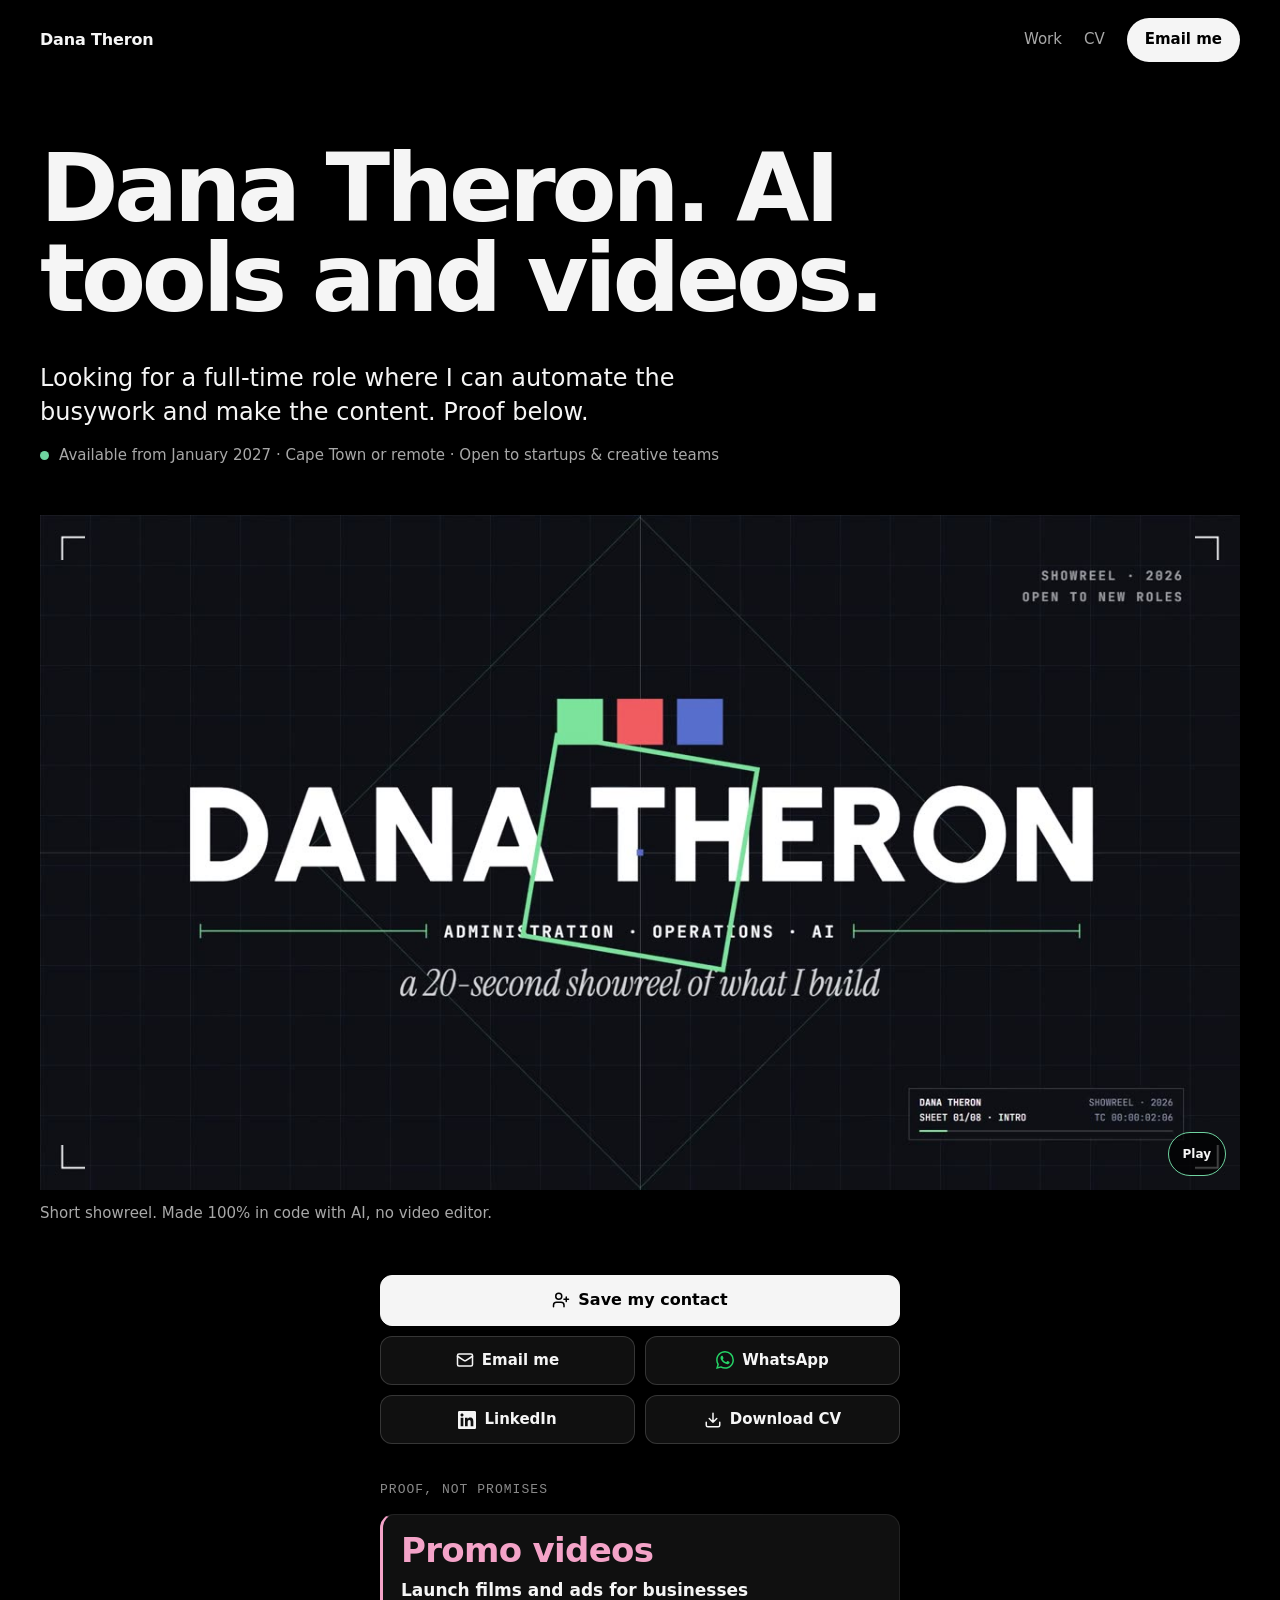
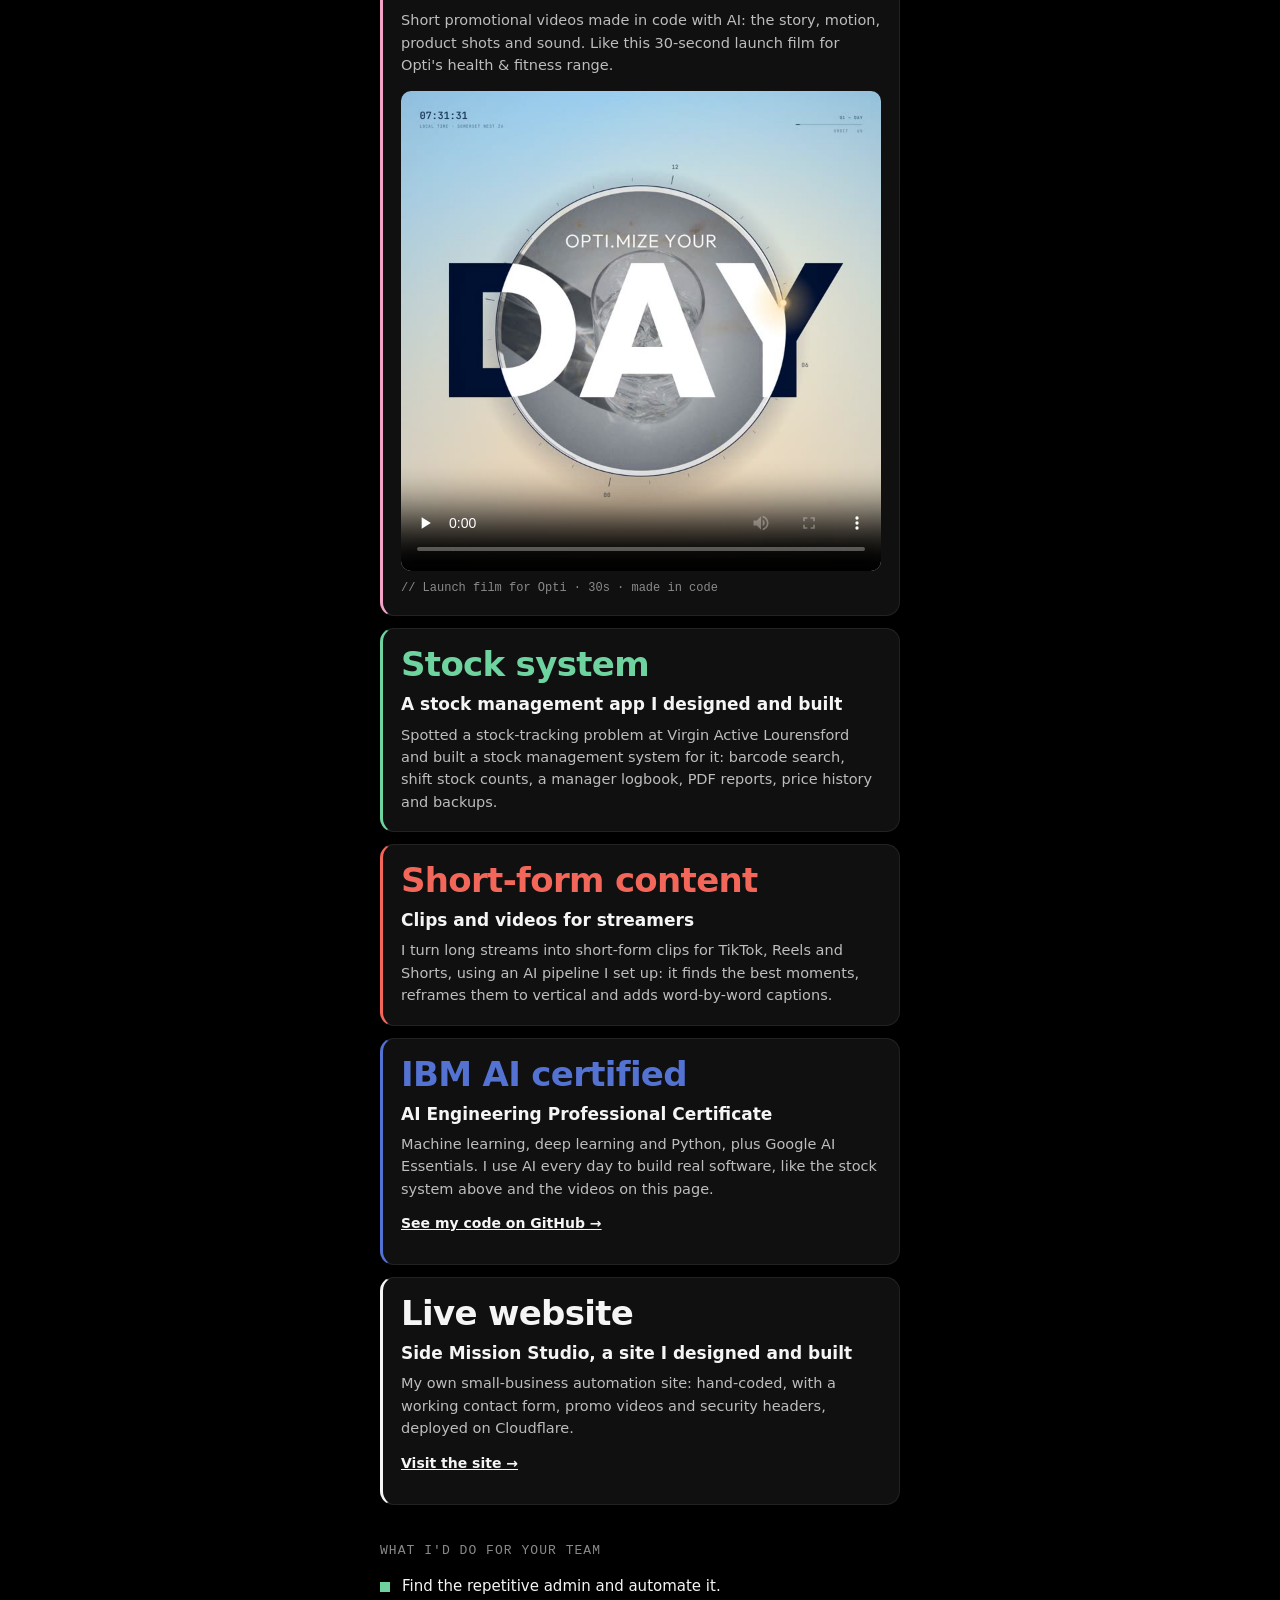
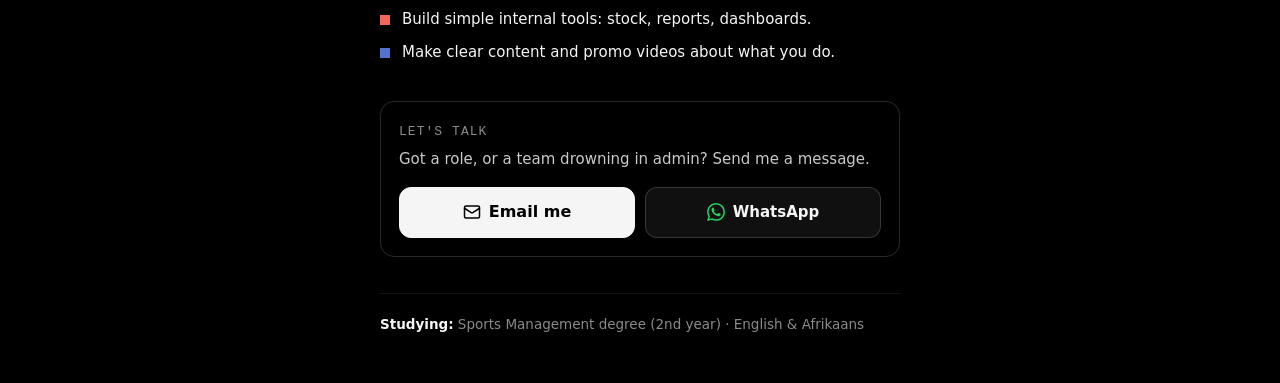
<file: hire/index.html>
<!DOCTYPE html>
<html lang="en">
<head>
<meta charset="UTF-8">
<meta name="viewport" content="width=device-width, initial-scale=1.0, viewport-fit=cover">
<title>Dana Theron — Hire Me</title>
<meta name="description" content="Dana Theron builds AI tools and makes short-form content: a stock app, Python automations and clips for streamers. Available full-time from January 2027, Cape Town or remote.">
<meta name="theme-color" content="#000000">
<meta property="og:title" content="Dana Theron — Hire Me">
<meta property="og:description" content="I build AI tools and make content people actually watch. Available from January 2027.">
<meta property="og:image" content="https://sidemissionstudio.co.za/hire/poster.jpg">
<meta property="og:url" content="https://sidemissionstudio.co.za/hire/">
<meta property="og:type" content="profile">
<meta name="twitter:card" content="summary_large_image">
<link rel="canonical" href="https://sidemissionstudio.co.za/hire/">
<link rel="icon" href="/favicon.svg" type="image/svg+xml">
<link rel="stylesheet" href="hire.css">
<script src="hire.js" defer></script>
</head>
<body>
<!-- Icons: Simple Icons (CC0) for WhatsApp/LinkedIn, Lucide (ISC) for the rest. -->
<svg class="sprite" aria-hidden="true">
  <symbol id="i-wa" viewBox="0 0 24 24"><path fill="currentColor" d="M17.472 14.382c-.297-.149-1.758-.867-2.03-.967-.273-.099-.471-.148-.67.15-.197.297-.767.966-.94 1.164-.173.199-.347.223-.644.075-.297-.15-1.255-.463-2.39-1.475-.883-.788-1.48-1.761-1.653-2.059-.173-.297-.018-.458.13-.606.134-.133.298-.347.446-.52.149-.174.198-.298.298-.497.099-.198.05-.371-.025-.52-.075-.149-.669-1.612-.916-2.207-.242-.579-.487-.5-.669-.51-.173-.008-.371-.01-.57-.01-.198 0-.52.074-.792.372-.272.297-1.04 1.016-1.04 2.479 0 1.462 1.065 2.875 1.213 3.074.149.198 2.096 3.2 5.077 4.487.709.306 1.262.489 1.694.625.712.227 1.36.195 1.871.118.571-.085 1.758-.719 2.006-1.413.248-.694.248-1.289.173-1.413-.074-.124-.272-.198-.57-.347m-5.421 7.403h-.004a9.87 9.87 0 01-5.031-1.378l-.361-.214-3.741.982.998-3.648-.235-.374a9.86 9.86 0 01-1.51-5.26c.001-5.45 4.436-9.884 9.888-9.884 2.64 0 5.122 1.03 6.988 2.898a9.825 9.825 0 012.893 6.994c-.003 5.45-4.437 9.884-9.885 9.884m8.413-18.297A11.815 11.815 0 0012.05 0C5.495 0 .16 5.335.157 11.892c0 2.096.547 4.142 1.588 5.945L.057 24l6.305-1.654a11.882 11.882 0 005.683 1.448h.005c6.554 0 11.89-5.335 11.893-11.893a11.821 11.821 0 00-3.48-8.413Z"/></symbol>
  <symbol id="i-in" viewBox="0 0 24 24"><path fill="currentColor" d="M20.447 20.452h-3.554v-5.569c0-1.328-.027-3.037-1.852-3.037-1.853 0-2.136 1.445-2.136 2.939v5.667H9.351V9h3.414v1.561h.046c.477-.9 1.637-1.85 3.37-1.85 3.601 0 4.267 2.37 4.267 5.455v6.286zM5.337 7.433c-1.144 0-2.063-.926-2.063-2.065 0-1.138.92-2.063 2.063-2.063 1.14 0 2.064.925 2.064 2.063 0 1.139-.925 2.065-2.064 2.065zm1.782 13.019H3.555V9h3.564v11.452zM22.225 0H1.771C.792 0 0 .774 0 1.729v20.542C0 23.227.792 24 1.771 24h20.451C23.2 24 24 23.227 24 22.271V1.729C24 .774 23.2 0 22.222 0h.003z"/></symbol>
  <symbol id="i-mail" viewBox="0 0 24 24" fill="none" stroke="currentColor" stroke-width="2" stroke-linecap="round" stroke-linejoin="round"><rect width="20" height="16" x="2" y="4" rx="2"/><path d="m22 7-8.97 5.7a1.94 1.94 0 0 1-2.06 0L2 7"/></symbol>
  <symbol id="i-add" viewBox="0 0 24 24" fill="none" stroke="currentColor" stroke-width="2" stroke-linecap="round" stroke-linejoin="round"><path d="M16 21v-2a4 4 0 0 0-4-4H6a4 4 0 0 0-4 4v2"/><circle cx="9" cy="7" r="4"/><path d="M19 8v6M22 11h-6"/></symbol>
  <symbol id="i-dl" viewBox="0 0 24 24" fill="none" stroke="currentColor" stroke-width="2" stroke-linecap="round" stroke-linejoin="round"><path d="M21 15v4a2 2 0 0 1-2 2H5a2 2 0 0 1-2-2v-4"/><path d="m7 10 5 5 5-5M12 15V3"/></symbol>
</svg>

<header class="bar">
  <a class="wordmark" href="/">Dana Theron</a>
  <nav aria-label="Page">
    <a href="#work">Work</a>
    <a href="Dana-Theron-CV.pdf" download>CV</a>
    <a class="bar-action" href="mailto:therondana65@gmail.com?subject=Hi%20Dana">Email me</a>
  </nav>
</header>

<section class="hero">
  <div class="hero-wrap">
    <h1>Dana Theron. AI tools and videos.</h1>
    <div class="hero-text">
      <p class="lede">Looking for a full-time role where I can automate the busywork and make the content. Proof below.</p>
      <p class="avail">Available from January 2027 · Cape Town or remote · Open to startups &amp; creative teams</p>
    </div>
  </div>
  <div class="reel">
    <video id="reel" src="showreel.mp4" poster="poster.jpg" muted loop playsinline preload="metadata" aria-label="Showreel by Dana Theron"></video>
    <button class="sound" id="sound" type="button" aria-pressed="false">Tap for sound</button>
  </div>
  <div class="hero-wrap">
    <p class="caption">Short showreel. Made 100% in code with AI, no video editor.</p>
  </div>
</section>

<main class="wrap">

  <div class="actions">
    <a class="btn primary full" href="dana-theron.vcf" download><svg aria-hidden="true"><use href="#i-add"/></svg>Save my contact</a>
    <a class="btn" href="mailto:therondana65@gmail.com?subject=Hi%20Dana"><svg aria-hidden="true"><use href="#i-mail"/></svg>Email me</a>
    <a class="btn" href="https://wa.me/27765606016?text=Hi%20Dana%2C%20I%20saw%20your%20hire%20page." target="_blank" rel="noopener"><svg class="wa" aria-hidden="true"><use href="#i-wa"/></svg>WhatsApp</a>
    <a class="btn" href="https://www.linkedin.com/in/danatheron" target="_blank" rel="noopener"><svg aria-hidden="true"><use href="#i-in"/></svg>LinkedIn</a>
    <a class="btn" href="Dana-Theron-CV.pdf" download><svg aria-hidden="true"><use href="#i-dl"/></svg>Download CV</a>
  </div>

  <h2 id="work">Proof, not promises</h2>
  <div class="proof">
    <article class="card pink">
      <div class="num">Promo videos</div>
      <h3>Launch films and ads for businesses</h3>
      <p>Short promotional videos made in code with AI: the story, motion, product shots and sound. Like this 30-second launch film for Opti's health &amp; fitness range.</p>
      <figure class="film">
        <video src="opti-launch-film.mp4" poster="opti-poster.jpg" controls playsinline preload="none" aria-label="30-second launch film for Opti"></video>
        <figcaption>// Launch film for Opti · 30s · made in code</figcaption>
      </figure>
    </article>
    <article class="card mint">
      <div class="num">Stock system</div>
      <h3>A stock management app I designed and built</h3>
      <p>Spotted a stock-tracking problem at Virgin Active Lourensford and built a stock management system for it: barcode search, shift stock counts, a manager logbook, PDF reports, price history and backups.</p>
    </article>
    <article class="card coral">
      <div class="num">Short-form content</div>
      <h3>Clips and videos for streamers</h3>
      <p>I turn long streams into short-form clips for TikTok, Reels and Shorts, using an AI pipeline I set up: it finds the best moments, reframes them to vertical and adds word-by-word captions.</p>
    </article>
    <article class="card blue">
      <div class="num">IBM AI certified</div>
      <h3>AI Engineering Professional Certificate</h3>
      <p>Machine learning, deep learning and Python, plus Google AI Essentials. I use AI every day to build real software, like the stock system above and the videos on this page.</p>
      <a href="https://github.com/Dana-GrootSeun/Dana-Automations" target="_blank" rel="noopener">See my code on GitHub →</a>
    </article>
    <article class="card white">
      <div class="num">Live website</div>
      <h3>Side Mission Studio, a site I designed and built</h3>
      <p>My own small-business automation site: hand-coded, with a working contact form, promo videos and security headers, deployed on Cloudflare.</p>
      <a href="/">Visit the site →</a>
    </article>
  </div>

  <h2>What I'd do for your team</h2>
  <ul class="do">
    <li class="mint">Find the repetitive admin and automate it.</li>
    <li class="coral">Build simple internal tools: stock, reports, dashboards.</li>
    <li class="blue">Make clear content and promo videos about what you do.</li>
  </ul>

  <section class="cta">
    <h2>Let's talk</h2>
    <p>Got a role, or a team drowning in admin? Send me a message.</p>
    <div class="actions">
      <a class="btn primary" href="mailto:therondana65@gmail.com?subject=Hi%20Dana"><svg aria-hidden="true"><use href="#i-mail"/></svg>Email me</a>
      <a class="btn" href="https://wa.me/27765606016?text=Hi%20Dana%2C%20I%20saw%20your%20hire%20page." target="_blank" rel="noopener"><svg class="wa" aria-hidden="true"><use href="#i-wa"/></svg>WhatsApp</a>
    </div>
  </section>

  <div class="creds">
    <div><b>Studying:</b> Sports Management degree (2nd year) · English &amp; Afrikaans</div>
  </div>

</main>
</body>
</html>
</file>
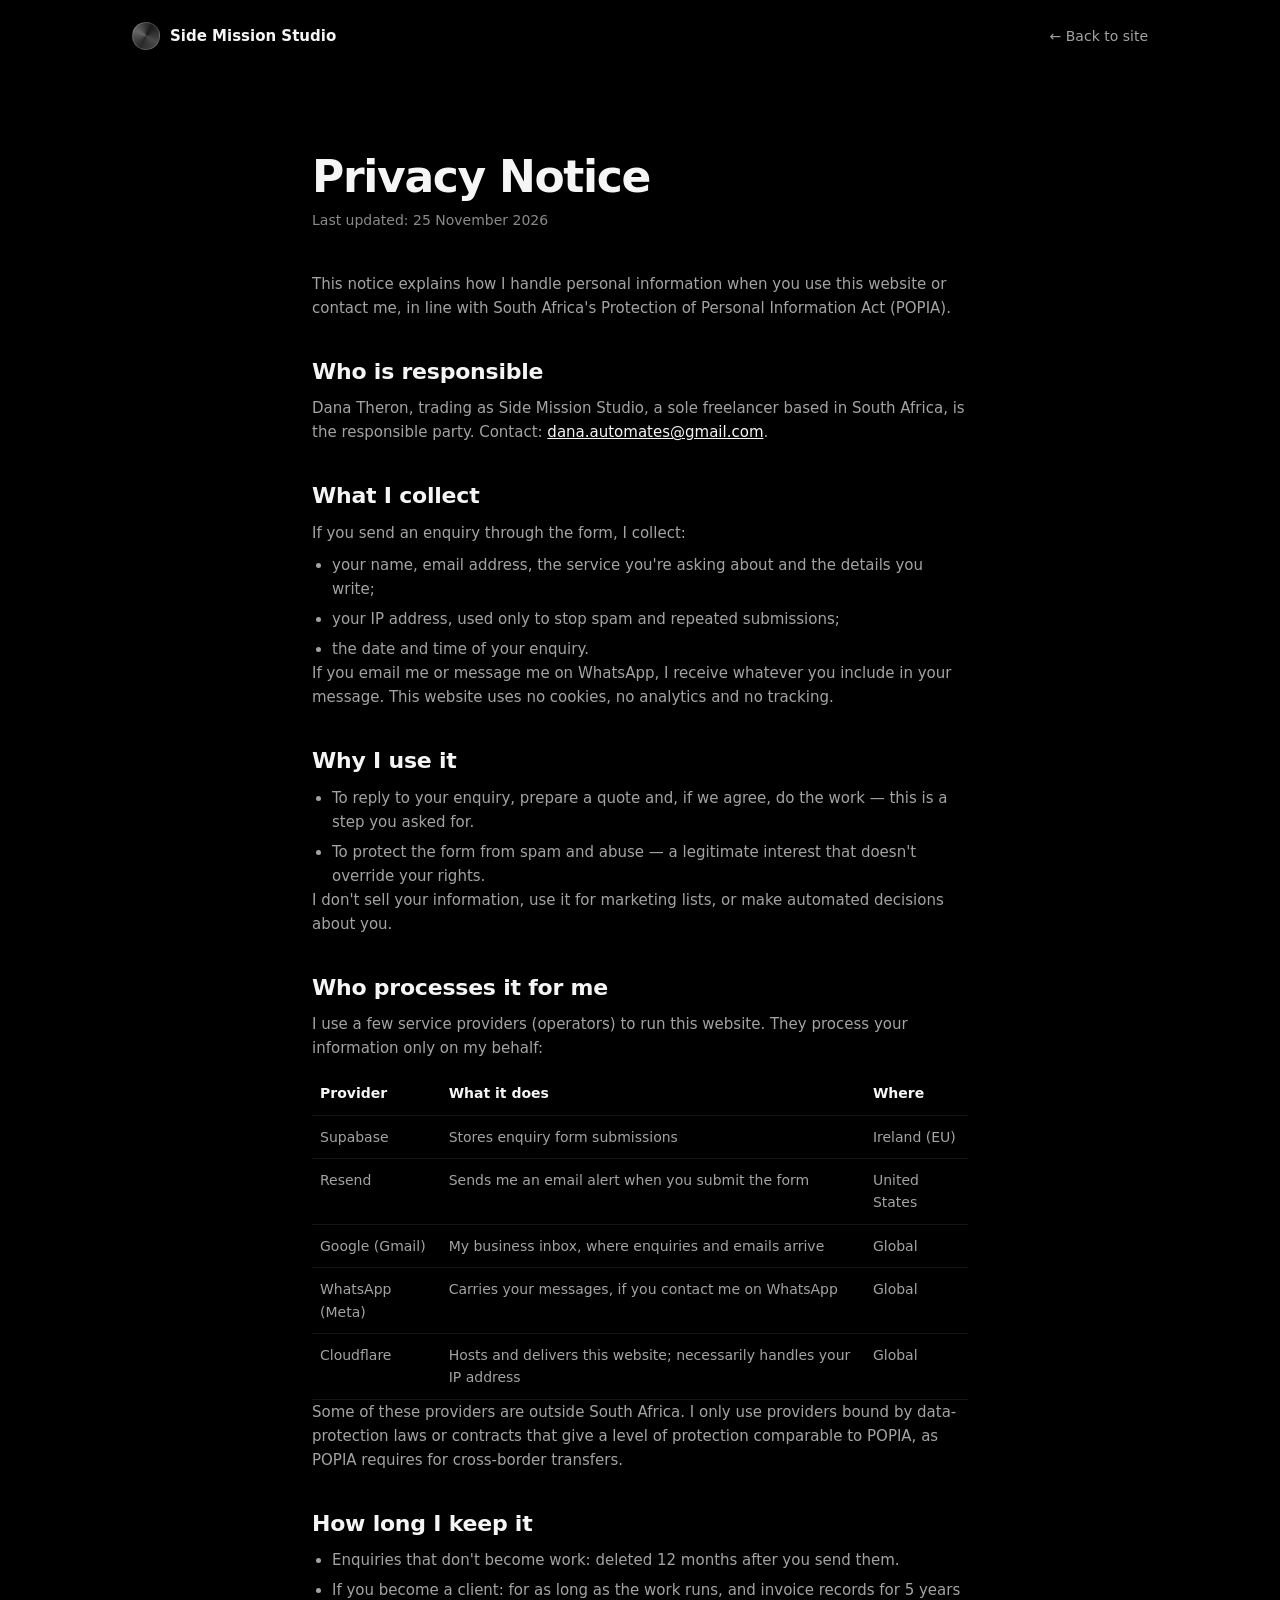
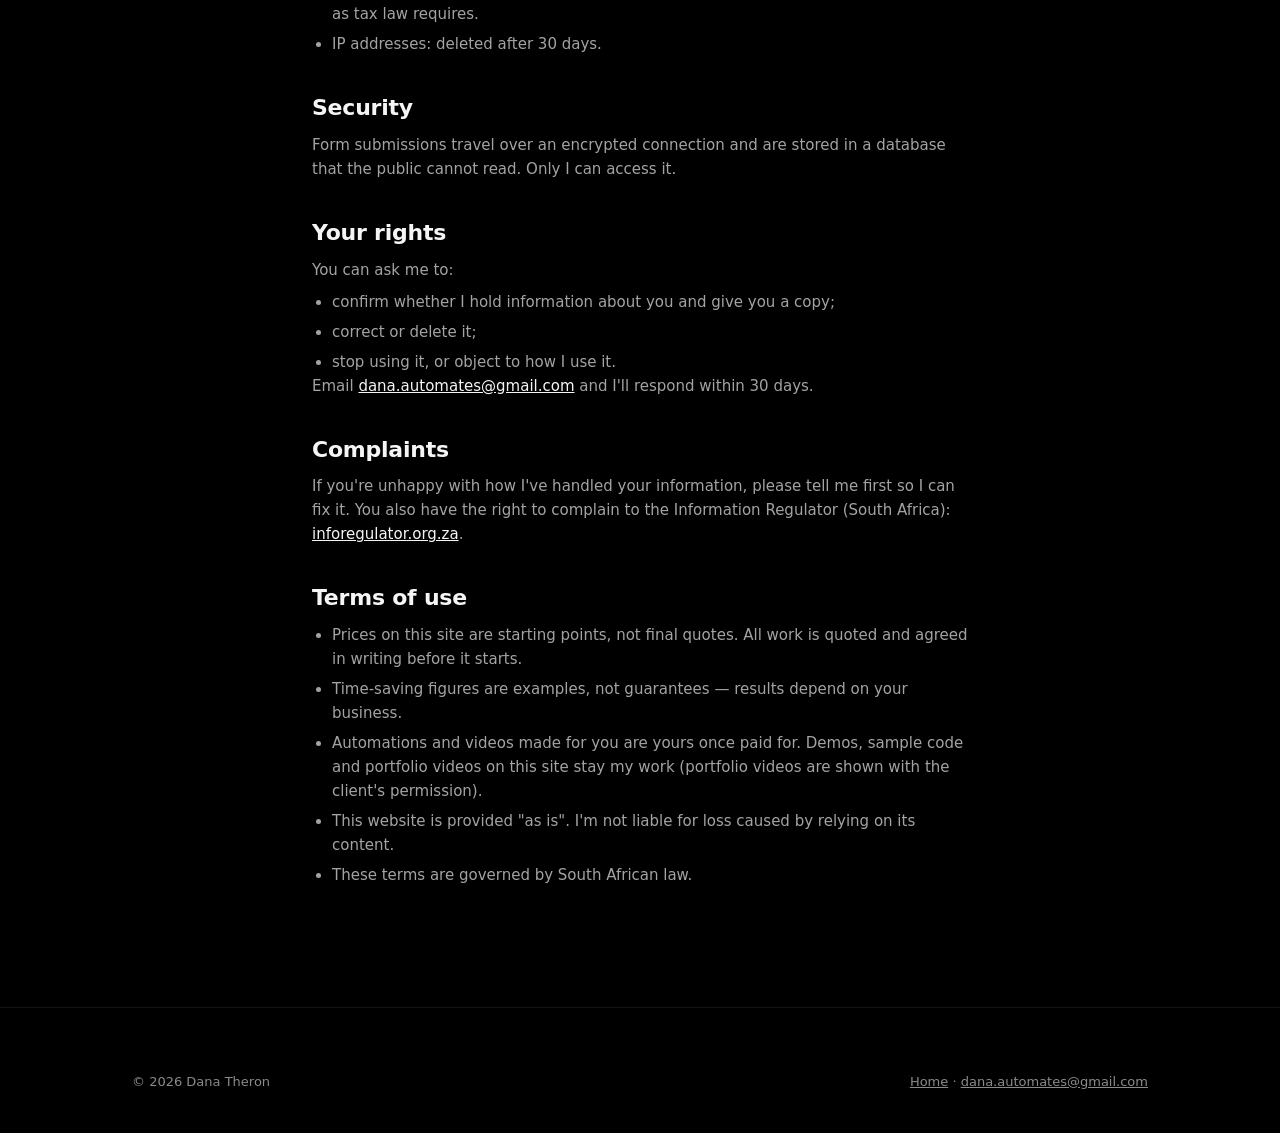
<file: privacy.html>
<!DOCTYPE html>
<html lang="en-ZA">
<head>
<meta charset="UTF-8">
<meta name="viewport" content="width=device-width, initial-scale=1.0">
<title>Privacy Notice &amp; Terms | Side Mission Studio</title>
<meta name="description" content="How Side Mission Studio collects, uses and protects your personal information under POPIA, plus the terms for using this website.">
<link rel="canonical" href="https://sidemissionstudio.co.za/privacy">
<link rel="icon" href="favicon.svg" type="image/svg+xml">
<meta name="theme-color" content="#000000">
<link rel="stylesheet" href="styles.css">
</head>
<body>
<!-- Plain-language notice written to follow POPIA. Not legal advice — have it reviewed before relying on it for client contracts. -->
<nav aria-label="Main">
  <div class="wrap">
    <a class="brand" href="index.html"><span class="avatar" aria-hidden="true"></span>Side Mission Studio</a>
    <div class="links"><a href="index.html">← Back to site</a></div>
  </div>
</nav>

<main class="doc">
  <h1>Privacy Notice</h1>
  <p class="updated">Last updated: 25 November 2026</p>

  <p>This notice explains how I handle personal information when you use this website or contact me, in line with South Africa's Protection of Personal Information Act (POPIA).</p>

  <h2>Who is responsible</h2>
  <p>Dana Theron, trading as Side Mission Studio, a sole freelancer based in South Africa, is the responsible party. Contact: <a href="mailto:dana.automates@gmail.com">dana.automates@gmail.com</a>.</p>

  <h2>What I collect</h2>
  <p>If you send an enquiry through the form, I collect:</p>
  <ul>
    <li>your name, email address, the service you're asking about and the details you write;</li>
    <li>your IP address, used only to stop spam and repeated submissions;</li>
    <li>the date and time of your enquiry.</li>
  </ul>
  <p>If you email me or message me on WhatsApp, I receive whatever you include in your message. This website uses no cookies, no analytics and no tracking.</p>

  <h2>Why I use it</h2>
  <ul>
    <li>To reply to your enquiry, prepare a quote and, if we agree, do the work — this is a step you asked for.</li>
    <li>To protect the form from spam and abuse — a legitimate interest that doesn't override your rights.</li>
  </ul>
  <p>I don't sell your information, use it for marketing lists, or make automated decisions about you.</p>

  <h2>Who processes it for me</h2>
  <p>I use a few service providers (operators) to run this website. They process your information only on my behalf:</p>
  <table>
    <thead><tr><th>Provider</th><th>What it does</th><th>Where</th></tr></thead>
    <tbody>
      <tr><td>Supabase</td><td>Stores enquiry form submissions</td><td>Ireland (EU)</td></tr>
      <tr><td>Resend</td><td>Sends me an email alert when you submit the form</td><td>United States</td></tr>
      <tr><td>Google (Gmail)</td><td>My business inbox, where enquiries and emails arrive</td><td>Global</td></tr>
      <tr><td>WhatsApp (Meta)</td><td>Carries your messages, if you contact me on WhatsApp</td><td>Global</td></tr>
      <tr><td>Cloudflare</td><td>Hosts and delivers this website; necessarily handles your IP address</td><td>Global</td></tr>
    </tbody>
  </table>
  <p>Some of these providers are outside South Africa. I only use providers bound by data-protection laws or contracts that give a level of protection comparable to POPIA, as POPIA requires for cross-border transfers.</p>

  <h2>How long I keep it</h2>
  <ul>
    <li>Enquiries that don't become work: deleted 12 months after you send them.</li>
    <li>If you become a client: for as long as the work runs, and invoice records for 5 years as tax law requires.</li>
    <li>IP addresses: deleted after 30 days.</li>
  </ul>

  <h2>Security</h2>
  <p>Form submissions travel over an encrypted connection and are stored in a database that the public cannot read. Only I can access it.</p>

  <h2>Your rights</h2>
  <p>You can ask me to:</p>
  <ul>
    <li>confirm whether I hold information about you and give you a copy;</li>
    <li>correct or delete it;</li>
    <li>stop using it, or object to how I use it.</li>
  </ul>
  <p>Email <a href="mailto:dana.automates@gmail.com">dana.automates@gmail.com</a> and I'll respond within 30 days.</p>

  <h2>Complaints</h2>
  <p>If you're unhappy with how I've handled your information, please tell me first so I can fix it. You also have the right to complain to the Information Regulator (South Africa): <a href="https://inforegulator.org.za" rel="noopener">inforegulator.org.za</a>.</p>

  <h2 id="terms">Terms of use</h2>
  <ul>
    <li>Prices on this site are starting points, not final quotes. All work is quoted and agreed in writing before it starts.</li>
    <li>Time-saving figures are examples, not guarantees — results depend on your business.</li>
    <li>Automations and videos made for you are yours once paid for. Demos, sample code and portfolio videos on this site stay my work (portfolio videos are shown with the client's permission).</li>
    <li>This website is provided "as is". I'm not liable for loss caused by relying on its content.</li>
    <li>These terms are governed by South African law.</li>
  </ul>
</main>

<footer>
  <div class="wrap">
    <div class="legal">
      <span>© 2026 Dana Theron</span>
      <span><a href="index.html">Home</a> · <a href="mailto:dana.automates@gmail.com">dana.automates@gmail.com</a></span>
    </div>
  </div>
</footer>
</body>
</html>
</file>
<file: styles.css>
:root {
  --bg: #000000;
  --card: #101010;
  --card-2: #161616;
  --border: rgba(255, 255, 255, 0.08);
  --border-strong: rgba(255, 255, 255, 0.16);
  --white: #f5f5f5;
  --gray: #a3a3a3;
  --gray-dim: #8a8a8a; /* >= 4.5:1 on #000 and #161616 (WCAG AA) */
  --green: #3ddc84;
  --sans: system-ui, -apple-system, "Segoe UI", Roboto, "Helvetica Neue", Arial, sans-serif;
  --mono: "Cascadia Code", Consolas, ui-monospace, monospace;
}
* { margin: 0; padding: 0; box-sizing: border-box; }
html { scroll-behavior: smooth; }
body {
  background: var(--bg);
  color: var(--white);
  font-family: var(--sans);
  line-height: 1.6;
  -webkit-font-smoothing: antialiased;
  overflow-x: hidden;
}
.wrap { max-width: 1080px; margin: 0 auto; padding: 0 32px; }
::selection { background: rgba(255,255,255,0.2); }
a:focus-visible, button:focus-visible, input:focus-visible, textarea:focus-visible, video:focus-visible {
  outline: 2px solid #fff; outline-offset: 4px;
}
.skip { position: absolute; left: -9999px; top: 8px; }
.skip:focus { left: 16px; z-index: 300; background: #fff; color: #000; padding: 8px 14px; border-radius: 8px; }

/* reveal: content stays visible if JS never runs (main.js adds .js) */
.js .reveal { opacity: 0; transform: translateY(8px); transition: opacity 300ms cubic-bezier(0.23, 1, 0.32, 1), transform 300ms cubic-bezier(0.23, 1, 0.32, 1); }
.js .reveal.in { opacity: 1; transform: none; }

/* nav */
nav {
  position: sticky; top: 0; z-index: 50;
  background: rgba(0,0,0,0.7);
  backdrop-filter: blur(16px); -webkit-backdrop-filter: blur(16px);
}
nav .wrap { display: flex; align-items: center; justify-content: space-between; height: 72px; }
.brand { display: flex; align-items: center; gap: 10px; text-decoration: none; color: var(--white); font-weight: 600; font-size: 15px; }
.brand .avatar {
  width: 28px; height: 28px; border-radius: 50%;
  background: conic-gradient(from 210deg, #2a2a2a, #666, #1a1a1a, #4a4a4a, #2a2a2a);
  border: 1px solid var(--border-strong);
}
nav .links { display: flex; align-items: center; gap: 28px; }
nav .links a { color: var(--gray); text-decoration: none; font-size: 14px; font-weight: 500; transition: color 0.25s; }
nav .links a:hover { color: var(--white); }

/* pill + buttons */
.pill {
  display: inline-flex; align-items: center; gap: 8px;
  background: #141414; border: 1px solid var(--border);
  color: var(--white); font-size: 13px; font-weight: 500;
  padding: 7px 16px; border-radius: 99px;
}
.pill .dot { width: 7px; height: 7px; border-radius: 50%; background: var(--green); box-shadow: 0 0 8px var(--green); }
.btn {
  display: inline-flex; align-items: center; gap: 8px; cursor: pointer;
  border: 1px solid var(--border-strong); border-radius: 99px;
  color: var(--white); text-decoration: none; font: inherit;
  font-size: 15px; font-weight: 500; padding: 12px 26px;
  transition: background 0.25s, border-color 0.25s, transform 160ms cubic-bezier(0.23, 1, 0.32, 1);
  background: rgba(255,255,255,0.02);
}
.btn:disabled { opacity: 0.6; cursor: progress; }
.btn .arr { font-size: 13px; transition: transform 160ms cubic-bezier(0.23, 1, 0.32, 1); }
.btn.solid { background: var(--white); color: #000; border-color: var(--white); }
.btn:active:not(:disabled) { transform: scale(0.97); }
/* hover motion for mouse only: a tap on a phone fires :hover and leaves it stuck */
@media (hover: hover) and (pointer: fine) {
  .btn:hover { background: rgba(255,255,255,0.08); border-color: rgba(255,255,255,0.3); }
  .btn:hover .arr { transform: translate(2px, -2px); }
  .btn.solid:hover { background: #ddd; }
}

h1, h2 { font-weight: 600; letter-spacing: -0.03em; line-height: 1.12; }
.dim { color: var(--gray); }

/* hero */
.hero { text-align: center; padding: 110px 0 0; position: relative; }
.hero h1 { font-size: clamp(40px, 6.5vw, 72px); max-width: 920px; margin: 28px auto 0; }
.hero .sub { color: var(--gray); font-size: 17px; max-width: 580px; margin: 22px auto 0; }
.hero .cta { margin-top: 36px; display: flex; gap: 12px; justify-content: center; flex-wrap: wrap; }
.hero .wrap > * { animation: rise 500ms cubic-bezier(0.23, 1, 0.32, 1) both; }
.hero .wrap > :nth-child(2) { animation-delay: 0.08s; }
.hero .wrap > :nth-child(3) { animation-delay: 0.16s; }
.hero .wrap > :nth-child(4) { animation-delay: 0.24s; }
@keyframes rise { from { opacity: 0; transform: translateY(12px); } }

/* hero orb: the spin, float and breathing glow are baked into one looping video
   (tools/render_hero_orb.py). Phones decode video in hardware, so scrolling stays smooth;
   stacked CSS animations under the blurred nav glitched in iPhone Safari. */
.blob-stage {
  --pointer-x: 0px; --pointer-y: 0px; --tilt-x: 0deg; --tilt-y: 0deg;
  position: relative; display: grid; place-items: center;
  overflow: hidden; overflow: clip;
  padding: 28px 0 0;
}
.blob-stage::after {
  content: ""; position: absolute; inset: 0;
  background: linear-gradient(to bottom, transparent 62%, var(--bg));
  pointer-events: none;
}
.orb-tilt { animation: orb-in 600ms cubic-bezier(0.23, 1, 0.32, 1) both; }
@keyframes orb-in { from { opacity: 0; } }
.orb {
  display: block; width: min(560px, 90vw); height: auto; aspect-ratio: 1;
  background: var(--bg); user-select: none; pointer-events: none;
}
/* mouse devices only: the orb also turns as you scroll and tilts toward the pointer */
@media (hover: hover) and (pointer: fine) {
  @supports (animation-timeline: scroll()) {
    .orb-scroll { animation: scroll-turn linear both; animation-timeline: scroll(root block); animation-range: 0px 1400px; }
  }
  .blob-stage { perspective: 1000px; }
  .orb-tilt { transition: transform 260ms cubic-bezier(0.23, 1, 0.32, 1); } /* main.js sets the transform */
}
@keyframes scroll-turn { to { rotate: 210deg; } }
/* touch screens: a live blur over moving video is expensive in iPhone Safari, so use a solid bar */
@media (hover: none) {
  nav { background: rgba(0,0,0,0.94); backdrop-filter: none; -webkit-backdrop-filter: none; }
}

/* sections */
section { padding: 110px 0; scroll-margin-top: 72px; }
#work { padding-top: 40px; }
.sec-head { text-align: center; margin-bottom: 64px; }
.sec-head h2 { font-size: clamp(30px, 4.4vw, 48px); margin-top: 22px; }
.sec-head .sub { color: var(--gray); font-size: 16px; max-width: 560px; margin: 18px auto 0; }

/* automation projects */
.projects { display: grid; grid-template-columns: repeat(3, 1fr); gap: 32px 24px; }
.project { text-decoration: none; color: var(--white); display: block; }
.shot {
  background: var(--card); border: 1px solid var(--border); border-radius: 20px;
  height: 300px; display: flex; align-items: center; justify-content: center;
  overflow: hidden; transition: border-color 200ms ease-out;
}
.shot img { width: 100%; height: 100%; object-fit: cover; object-position: top left; }
@media (hover: hover) and (pointer: fine) { .project:hover .shot { border-color: var(--border-strong); } }
.pipeflow { /* steps stacked top-to-bottom; the glow running down them shows the flow */
  font-family: var(--mono); font-size: 13px; color: var(--gray);
  display: flex; flex-direction: column; gap: 10px; align-items: center; padding: 0 20px;
}
.pipeflow .row { display: contents; }
.pipeflow .a { display: none; }
.pipeflow .node {
  background: var(--card-2); border: 1px solid var(--border); padding: 6px 12px; border-radius: 8px; color: #d4d4d4; white-space: nowrap;
  position: relative;
}
/* each step lights up in turn, like the workflow is running.
   The glow is drawn once on ::after and only its opacity animates (no repaint per frame). */
.pipeflow .node::after {
  content: ""; position: absolute; inset: -1px; border-radius: inherit; pointer-events: none;
  border: 1px solid rgba(61,220,132,0.65); box-shadow: 0 0 16px rgba(61,220,132,0.22);
  opacity: 0; animation: step 4s ease-in-out infinite; animation-delay: calc(var(--i, 0) * 0.5s);
}
@keyframes step {
  0%, 30%, 100% { opacity: 0; }
  8%, 18% { opacity: 1; }
}
.pipeflow .ok { color: var(--green); }
.cap { display: flex; align-items: baseline; justify-content: space-between; gap: 14px; margin-top: 18px; }
.cap h3 { font-size: 17px; font-weight: 600; }
.cap .tag { color: var(--gray-dim); font-size: 14px; white-space: nowrap; }

/* promo videos */
.reel { display: grid; grid-template-columns: 1.25fr 1fr 0.62fr; gap: 24px; align-items: center; }
.clip figure { margin: 0; }
.clip video {
  display: block; width: 100%; height: auto; background: var(--card);
  border: 1px solid var(--border); border-radius: 20px;
}
.clip figcaption { margin-top: 14px; }
.clip figcaption strong { display: block; font-size: 16px; font-weight: 600; }
.clip figcaption span { color: var(--gray-dim); font-size: 14px; }

/* about */
.about { display: grid; grid-template-columns: 380px 1fr; gap: 64px; align-items: center; }
.portrait {
  height: 440px; border-radius: 20px; border: 1px solid var(--border);
  background: radial-gradient(circle at 50% 30%, rgba(255,255,255,0.14), transparent 55%), linear-gradient(160deg, #161616, #060606);
  display: flex; align-items: center; justify-content: center;
  font-family: var(--mono); font-size: 13px;
}
.portrait .term { color: #bdbdbd; background: rgba(0,0,0,0.82); border: 1px solid rgba(255,255,255,0.16); border-radius: 12px; padding: 20px 22px; line-height: 2; }
.portrait .term .p { color: var(--green); }
.about h2 { font-size: clamp(28px, 3.6vw, 42px); }
.about .bio { color: var(--gray); font-size: 15px; margin-top: 18px; max-width: 480px; }
/* 200px min = widest number ("1:1 · 16:9 · 9:16") on one line; narrower drops to 1 column */
.stats { display: grid; grid-template-columns: repeat(auto-fit, minmax(min(100%, 200px), 1fr)); gap: 36px 24px; margin-top: 44px; }
.stat { display: flex; flex-direction: column; }
.stat .lbl { color: var(--gray); font-size: 13px; }
.stat .num { margin-top: auto; /* numbers line up even when labels wrap differently */ font-size: clamp(34px, 4vw, 46px); font-weight: 600; letter-spacing: -0.03em; line-height: 1.15; }
.stat .num small { font-size: 0.45em; font-weight: 500; color: var(--gray); letter-spacing: 0; }
.footnote { color: var(--gray-dim); font-size: 12px; margin-top: 18px; }

/* marquee */
.marquee-wrap {
  border: 1px solid var(--border); border-radius: 99px; overflow: hidden; padding: 18px 0; margin-top: 96px;
  -webkit-mask-image: linear-gradient(to right, transparent, #000 12%, #000 88%, transparent);
  mask-image: linear-gradient(to right, transparent, #000 12%, #000 88%, transparent);
}
.marquee { display: flex; gap: 56px; width: max-content; animation: slide 32s linear infinite; }
.marquee span { color: var(--gray); font-size: 15px; font-weight: 500; white-space: nowrap; }
.marquee span b { color: var(--white); font-weight: 500; }
@keyframes slide { to { transform: translateX(-50%); } }

/* process */
.rows { border-top: 1px solid var(--border); }
.row2 { display: grid; grid-template-columns: 1fr 1.2fr; gap: 32px; padding: 44px 0; border-bottom: 1px solid var(--border); }
.row2 .left { display: flex; align-items: baseline; gap: 14px; flex-wrap: wrap; }
.row2 h3 { font-size: 19px; font-weight: 600; }
.row2 .when { color: var(--gray-dim); font-size: 14px; }
.row2 p { color: var(--gray); font-size: 15px; }

/* services */
.cards { display: grid; grid-template-columns: repeat(auto-fit, minmax(300px, 1fr)); gap: 20px; }
.scard {
  display: block; color: inherit; text-decoration: none;
  background: var(--card); border: 1px solid var(--border); border-radius: 20px;
  padding: 34px 30px; transition: border-color 200ms ease-out;
}
@media (hover: hover) and (pointer: fine) { .scard:hover { border-color: var(--border-strong); } }
.scard.featured { border-color: rgba(61,220,132,0.35); }
.scard .ico { width: 40px; height: 40px; border-radius: 12px; background: var(--card-2); border: 1px solid var(--border); display: flex; align-items: center; justify-content: center; font-size: 18px; margin-bottom: 22px; }
.scard h3 { font-size: 17px; font-weight: 600; margin-bottom: 10px; }
.scard p { color: var(--gray); font-size: 14px; }
.scard .price { font-family: var(--mono); font-size: 13px; color: var(--gray-dim); margin-top: 20px; }
.center-cta { display: flex; justify-content: center; flex-wrap: wrap; gap: 12px; margin-top: 56px; }

/* clipify: streamer subscription */
.steps4 { display: grid; grid-template-columns: repeat(4, 1fr); gap: 16px; list-style: none; }
.step { background: var(--card); border: 1px solid var(--border); border-radius: 18px; padding: 26px 22px; }
.step .n { font-family: var(--mono); font-size: 12px; color: var(--gray-dim); }
.step h3 { font-size: 16px; font-weight: 600; margin: 10px 0 8px; }
.step p { color: var(--gray); font-size: 14px; }
.plans { display: grid; grid-template-columns: 1fr 1fr; gap: 20px; margin-top: 64px; }
.plan { background: var(--card); border: 1px solid var(--border); border-radius: 20px; padding: 34px 30px; }
.plan.main { border-color: rgba(61,220,132,0.35); background: var(--card-2); }
.plans.three { grid-template-columns: repeat(3, 1fr); }
.plan .lbl { color: var(--gray); font-size: 13px; font-weight: 500; }
.plan .amt { font-size: clamp(36px, 4.4vw, 48px); font-weight: 600; letter-spacing: -0.03em; line-height: 1.15; margin-top: 10px; }
.plan .amt small { font-size: 16px; color: var(--gray); font-weight: 500; letter-spacing: 0; }
.plan ul { list-style: none; margin-top: 22px; display: flex; flex-direction: column; gap: 10px; }
.plan li { color: var(--gray); font-size: 14px; padding-left: 22px; position: relative; }
.plan li::before { content: "✓"; position: absolute; left: 0; color: var(--green); }
.plan li b { color: var(--white); font-weight: 600; }
.founder { text-align: center; color: var(--gray); font-size: 14px; margin-top: 22px; }
.founder b { color: var(--white); font-weight: 600; }
.billing { display: grid; grid-template-columns: repeat(3, 1fr); gap: 24px; margin-top: 56px; }
.bill { border-top: 1px solid var(--border-strong); padding-top: 18px; }
.bill h3 { font-size: 15px; font-weight: 600; margin-bottom: 8px; }
.bill p { color: var(--gray); font-size: 14px; }
.soon { font-family: var(--mono); font-size: 11px; color: var(--gray-dim); border: 1px solid var(--border); border-radius: 99px; padding: 3px 10px; margin-left: 6px; white-space: nowrap; display: inline-block; line-height: 1.4; }
@media (max-width: 860px) {
  .steps4 { grid-template-columns: 1fr 1fr; }
  .plans, .plans.three, .billing { grid-template-columns: 1fr; }
}
@media (max-width: 520px) { .steps4 { grid-template-columns: 1fr; } }

/* FAQ */
.faq { max-width: 640px; margin: 0 auto; display: flex; flex-direction: column; gap: 12px; }
.qa { background: var(--card); border: 1px solid var(--border); border-radius: 16px; overflow: hidden; transition: border-color 0.3s; }
.qa:hover { border-color: var(--border-strong); }
.qa button {
  width: 100%; background: none; border: none; color: var(--white);
  font: inherit; font-size: 15px; font-weight: 600; text-align: left;
  padding: 22px 24px; cursor: pointer;
  display: flex; justify-content: space-between; align-items: center; gap: 16px;
}
.qa .chev { color: var(--gray); transition: transform 200ms cubic-bezier(0.23, 1, 0.32, 1); flex-shrink: 0; }
.qa button[aria-expanded="true"] .chev { transform: rotate(180deg); }
.qa .ans p { color: var(--gray); font-size: 14px; padding: 0 24px 22px; }

/* contact */
.contact { position: relative; text-align: center; padding: 150px 0; overflow: hidden; }
.contact .fluid {
  position: absolute; inset: -20% -10%;
  background:
    radial-gradient(ellipse 60% 40% at 25% 40%, rgba(255,255,255,0.08), transparent),
    radial-gradient(ellipse 50% 35% at 75% 60%, rgba(255,255,255,0.06), transparent),
    radial-gradient(ellipse 70% 30% at 50% 50%, rgba(255,255,255,0.05), transparent);
  animation: drift 20s ease-in-out infinite alternate;
}
@keyframes drift { to { transform: translateX(4%) scale(1.06); } }
.contact .inner { position: relative; }
.contact h2 { font-size: clamp(34px, 5vw, 56px); margin-top: 24px; }
.contact .sub { color: var(--gray); margin: 16px auto 36px; max-width: 640px; }
.contact .alt { margin-top: 26px; color: var(--gray); font-size: 14px; }
.contact .alt a { color: var(--white); }

/* enquiry dialog (native <dialog>: focus trap, Escape, focus return for free) */
dialog.enquiry {
  margin: auto; width: min(520px, calc(100% - 32px)); max-height: calc(100% - 32px);
  background: #111; color: var(--white); border: 1px solid var(--border-strong);
  border-radius: 22px; padding: 28px; box-shadow: 0 24px 90px #000;
}
dialog.enquiry::backdrop { background: rgba(0,0,0,.82); }
html:has(dialog[open]) { overflow: hidden; }
.dialog-head { display: flex; justify-content: space-between; gap: 20px; align-items: center; }
.dialog-head h2 { font-size: 22px; letter-spacing: -0.01em; }
.dialog-close { border: 1px solid var(--border); background: #191919; color: var(--white); width: 38px; height: 38px; border-radius: 50%; cursor: pointer; font-size: 20px; flex-shrink: 0; }
.enquiry .intro { color: var(--gray); margin: 12px 0 8px; }
.enquiry label { display: block; color: var(--gray); font-size: 13px; margin: 14px 0 6px; }
.enquiry input, .enquiry textarea { width: 100%; background: #090909; color: var(--white); border: 1px solid var(--border-strong); border-radius: 10px; padding: 12px 14px; font: inherit; }
.enquiry textarea { min-height: 110px; resize: vertical; }
.enquiry .consent { color: var(--gray-dim); font-size: 12px; margin-top: 14px; }
.enquiry .consent a { color: var(--gray); }
.dialog-actions { display: flex; gap: 10px; margin-top: 16px; flex-wrap: wrap; }
.dialog-status { min-height: 22px; margin-top: 12px; font-size: 13px; color: var(--gray); }
.dialog-status.ok { color: var(--green); }
.dialog-status.err { color: #ff9b9b; }
.email-chooser { margin-top: 14px; padding: 14px; border: 1px solid var(--border); border-radius: 12px; background: #0a0a0a; }
.chooser-label { color: var(--gray); font-size: 13px; margin-bottom: 10px; }
.chooser-btns { display: flex; flex-wrap: wrap; gap: 8px; }
.chooser-btns .btn { padding: 8px 14px; font-size: 13px; flex: 1 1 auto; justify-content: center; }
.hp-field { position: absolute; left: -9999px; width: 1px; height: 1px; opacity: 0; }

/* floating WhatsApp button (also the sticky contact button on mobile) */
.wa-float {
  position: fixed; right: 20px; bottom: 20px; z-index: 60;
  display: flex; align-items: center; gap: 8px;
  background: #25d366; color: #052e16; text-decoration: none;
  font-weight: 600; font-size: 15px; padding: 12px 18px 12px 14px; border-radius: 99px;
  box-shadow: 0 8px 30px rgba(0,0,0,0.55); transition: transform 160ms cubic-bezier(0.23, 1, 0.32, 1);
}
.wa-float:active { transform: scale(0.97); }
@media (hover: hover) and (pointer: fine) { .wa-float:hover { transform: translateY(-2px); } }
.wa-float svg { width: 22px; height: 22px; }

/* footer */
footer { border-top: 1px solid var(--border); padding: 64px 0 40px; }
.foot { display: flex; justify-content: space-between; gap: 40px; flex-wrap: wrap; }
.foot .tag { color: var(--gray); font-size: 14px; margin-top: 14px; max-width: 260px; }
.foot .mail { color: var(--gray); font-size: 14px; margin-top: 22px; display: block; text-decoration: none; }
.foot .mail:hover { color: var(--white); }
.foot .cols { display: flex; gap: 72px; }
.foot .col { display: flex; flex-direction: column; gap: 12px; }
.foot .col a { color: var(--gray); text-decoration: none; font-size: 14px; transition: color 0.25s; }
.foot .col a:hover { color: var(--white); }
.legal { margin-top: 56px; padding-top: 28px; border-top: 1px solid var(--border); color: var(--gray-dim); font-size: 13px; display: flex; justify-content: space-between; flex-wrap: wrap; gap: 8px; }
.legal a { color: inherit; }
.legal:first-child { margin-top: 0; padding-top: 0; border-top: 0; }

/* legal page */
.doc { max-width: 720px; margin: 0 auto; padding: 80px 32px 120px; }
.doc h1 { font-size: clamp(32px, 5vw, 44px); margin-bottom: 8px; }
.doc .updated { color: var(--gray-dim); font-size: 14px; margin-bottom: 40px; }
.doc h2 { font-size: 22px; letter-spacing: -0.01em; margin: 40px 0 12px; }
.doc p, .doc li { color: var(--gray); font-size: 15px; }
.doc p + p { margin-top: 12px; }
.doc ul { padding-left: 20px; margin-top: 8px; }
.doc li { margin-top: 6px; }
.doc a { color: var(--white); }
.doc table { width: 100%; border-collapse: collapse; margin-top: 12px; font-size: 14px; }
.doc th, .doc td { text-align: left; padding: 10px 8px; border-bottom: 1px solid var(--border); color: var(--gray); vertical-align: top; }
.doc th { color: var(--white); font-weight: 600; }

/* responsive */
@media (max-width: 860px) {
  .wrap { padding: 0 20px; }
  .projects, .about, .row2 { grid-template-columns: 1fr; }
  .shot { height: 240px; }
  .reel { grid-template-columns: 1fr; gap: 40px; }
  .clip.tall { width: min(340px, 100%); margin-inline: auto; }
  .about { gap: 40px; }
  .portrait { height: 320px; }
  .row2 { gap: 10px; padding: 34px 0; }
  nav .links a:not(:last-child) { display: none; }
  section { padding: 80px 0; }
  .hero { padding-top: 72px; }
  .foot .cols { gap: 48px; }
  footer { padding-bottom: 110px; } /* room for the WhatsApp button */
}
@media (prefers-reduced-motion: reduce) {
  html { scroll-behavior: auto; }
  .hero .wrap > *, .orb-tilt, .orb-scroll,
  .pipeflow .node, .marquee, .contact .fluid { animation: none; }
  .orb-tilt { transform: none; transition: none; }
  .js .reveal { transform: none; transition: opacity 200ms ease-out; } /* keep a gentle fade, drop the movement */
  .btn:active, .wa-float:active, .wa-float:hover { transform: none; }
}
</file>
<file: brad-padel/assets/system.css>
/*
  taste-skill system.css - the one system for the page. Link it first, then assets/ui/cards.css (the
  feature card, its panel and the fragment placements), then set the palette (--p-*), the fonts and
  the radius set on :root in the page (node scripts/start.mjs prints that block).
  Do not add a second grid, spacing scale, type scale, radius scale, button or card style.
*/

/* ---------------------------------------------------------------- tokens */
:root {
  /* palette (hex only; fx.js reads --bg --surface --ink --muted --accent --accent-ink) */
  --p-bg: #ffffff;
  --p-surface: #f4f4f4;
  --p-ink: #111111;
  --p-muted: #6b6b6b;
  --p-accent: #1a4be0;
  --p-accent-ink: #ffffff;
  --p-action: #1a4be0;      /* buttons, links, focus: the accent, or the ink when the accent is too pale */
  --p-action-ink: #ffffff;
  --p-inv-bg: #111111;
  --p-inv-surface: #1c1c1c;
  --p-inv-ink: #f4f4f4;
  --p-inv-muted: #a3a3a3;
  --p-inv-accent: #ffffff;
  --p-inv-accent-ink: #111111;
  --p-inv-action: #ffffff;
  --p-inv-action-ink: #111111;
  /* the lit ground behind UI and in the closing band (references/cards.md), one per page, tech pages only
     (none on kind other, which is flat): <html data-ground="sand|sky|sage|painting">. system.js gives it to every ground
     that holds UI, on light and dark pages alike; --hue on one panel changes only its accent */
  --ground-bg: #d9ccb7; --ground-surface: #e9e0d2; --ground-ink: #2a2622; --ground-muted: #5a534a; --ground-accent: #a8794a;

  /* fonts */
  --font-display: system-ui, -apple-system, "Segoe UI", sans-serif;
  --font-text: system-ui, -apple-system, "Segoe UI", sans-serif;
  --font-mono: ui-monospace, "SFMono-Regular", Menlo, Consolas, monospace;
  --display-weight: 400;    /* headlines 400; 500 on a tech page (software, gaming, hardware) */
  --display-tracking: -0.025em;

  /* the page rhythm (references/layout-v4.md): one section per screen. The header is fixed and
     --nav tall; every section is padded --padt above and --padb (plus the phone action bar, --bar)
     below, and is exactly one or two screens tall (--h: 1 or 2; --hm on a phone). The hero's words
     start --hgap under the header and its content ends --hpadb above the fold. */
  --nav: 72px;
  --padt: 120px;
  --padb: 72px;
  --hgap: 48px;
  --hpadb: 64px;
  --bar: 0px;
  /* grid: one .wrap (alias .container) for the header, every section and the footer, the same
     --gut on both sides: 1280 wide at x 80-1360 at 1440, 342 at x 24-366 at 390 */
  --container: 1280px;
  --gut: 80px;
  --pad: var(--gut);
  --gutter: 24px;

  /* spacing: 4/8 scale */
  --s-1: 4px;  --s-2: 8px;  --s-3: 12px; --s-4: 16px; --s-5: 24px;
  --s-6: 32px; --s-7: 48px; --s-8: 64px; --s-9: 96px; --s-10: 128px;
  --section: 40px;      /* only a .section outside main (the kit's demo pages); every main > section and
                           footer.closing take --padt and --padb */
  --section-band: 56px; /* the same for an older footer outside footer.closing */
  --head-gap: 48px;     /* the one heading-to-content gap, 32 on a phone (layout.css reads it as --ly-head-gap) */
  --card-pad: 16px;     /* card padding (cards.css sets its own for cards with a panel) */
  --card-gap: 16px;     /* gap between cards */

  /* type scale (the only sizes on the page) */
  --t-label: 13px;
  --t-small: 14px;
  --t-body: 16px;
  --t-lead: 18px;
  --t-card: 18px;
  --t-h3: 24px;
  /* straight lines from the phone size at 390 to the desktop size at 1440 (system.md's table) */
  --t-h2: clamp(30px, 1.72vw + 23.3px, 48px);
  --t-h1: clamp(38px, 3.24vw + 25.4px, 72px);
  /* a big number stays a step under the h2 (VI-11): 38 at 1440, 28 at 390, so it never reads as a
     section heading; a stats row and a price set their own, smaller still */
  --t-stat: clamp(28px, .952vw + 24.29px, 38px);

  /* radius: one scale (soft by default; data-radius on <html> switches it) */
  --r-sm: 8px;  --r-md: 12px; --r-lg: 20px; --r-btn: 8px;

  /* controls (fixed here; a page never adds its own) */
  --btn-h: 44px;
  --btn-h-sm: 36px;
  --nav-h: var(--nav);  /* the older name, kept for the kit's files */
  --icon: 16px;         /* small icons: socials, menu chevrons, mono brand marks */

  /* motion: the one UI ease-out (motion.css --m-ease and ui/base.css --u-ease read it; references/motion.md) */
  --ease: cubic-bezier(.2, .8, .2, 1);
  --dur: 180ms;
}
html[data-radius="sharp"] { --r-sm: 4px; --r-md: 6px;  --r-lg: 8px;  --r-btn: 4px; }
html[data-radius="soft"]  { --r-sm: 8px; --r-md: 12px; --r-lg: 20px; --r-btn: 8px; }
html[data-radius="round"] { --r-sm: 10px; --r-md: 16px; --r-lg: 24px; --r-btn: 999px; }
/* the four lit grounds (references/cards.md); sand is the default above. painting goes with
   painterly-landscape (x.ai's daylight sky over olive hills) */
html[data-ground="sky"]      { --ground-bg: #c6d3df; --ground-surface: #d6e0e9; --ground-ink: #25303a; --ground-muted: #4d5964; --ground-accent: #3f6a92; }
html[data-ground="sage"]     { --ground-bg: #cdd6c6; --ground-surface: #dce3d6; --ground-ink: #262d24; --ground-muted: #535b51; --ground-accent: #6c8e63; }
html[data-ground="painting"] { --ground-bg: #79a8d6; --ground-surface: #a6c4e2; --ground-ink: #16212c; --ground-muted: #273949; --ground-accent: #9c9b3c; }
/* cards.css takes its card and panel radii from this scale */
html[data-radius] .card { --c-r: var(--r-lg); }
html[data-radius] .panel { --p-r: var(--r-md); }

/* a phone: the header 56, the sections padded 96 / 48, the hero's words 40 under the header and its
   content ending 24 above the fold, 24 at both sides, 12 between columns */
@media (max-width: 639px) {
  :root { --nav: 56px; --padt: 96px; --padb: 48px; --hgap: 40px; --hpadb: 24px; --gut: 24px; --gutter: 12px; --card-gap: 12px; --head-gap: 32px; }
}
@media (min-width: 640px) {
  :root { --gut: 48px; --section: 48px; --section-band: 72px; --card-pad: 24px; }
}
@media (min-width: 1024px) {
  :root { --gut: 80px; --section: 56px; --section-band: 96px; --card-gap: 24px;
          --t-lead: 20px; --t-card: 20px; --t-h3: 28px; }
  /* a place (and a local service): the 1200 column at x 120-1320 */
  html[data-type="place"] { --gut: 120px; --container: 1200px; }
}
/* a place (VI-06, ST-96, PH-23): its own smaller type (h1 48/53 and 32/37, h2 32/40 and 24/30, titles
   and the sub-line 20 and 18), the Recipe 3 hero's gap under its photograph (40, 24 on a phone),
   square photographs and cards and 2px buttons, whatever data-radius and data-buttons say */
:root[data-type="place"] {
  --hgap: 40px;
  --t-h1: clamp(32px, 1.524vw + 26.06px, 48px);
  --t-h2: clamp(24px, .762vw + 21px, 32px);
  --t-h3: clamp(20px, .381vw + 18.51px, 24px);
  --r-sm: 2px; --r-md: 0px; --r-lg: 0px; --r-btn: 2px;
}
:root[data-type="place"] :is(h1, .t-h1) { line-height: 1.104; }
:root[data-type="place"] :is(h2, .t-h2) { line-height: 1.25; }
@media (max-width: 639px) {
  :root[data-type="place"] { --hgap: 24px; }
  :root[data-type="place"] :is(h1, .t-h1) { line-height: 1.156; }
}

/* ---------------------------------------------------------------- grounds (at most three) */
:root, .ground-base {
  --bg: var(--p-bg); --surface: var(--p-surface); --ink: var(--p-ink); --muted: var(--p-muted);
  --accent: var(--p-accent); --accent-ink: var(--p-accent-ink); --card: var(--p-surface);
  --action: var(--p-action); --action-ink: var(--p-action-ink);
}
.ground-surface {
  --bg: var(--p-surface); --surface: var(--p-bg); --ink: var(--p-ink); --muted: var(--p-muted);
  --accent: var(--p-accent); --accent-ink: var(--p-accent-ink); --card: var(--p-bg);
  --action: var(--p-action); --action-ink: var(--p-action-ink);
}
.ground-inverse {
  --bg: var(--p-inv-bg); --surface: var(--p-inv-surface); --ink: var(--p-inv-ink); --muted: var(--p-inv-muted);
  --accent: var(--p-inv-accent); --accent-ink: var(--p-inv-accent-ink); --card: var(--p-inv-surface);
  --action: var(--p-inv-action); --action-ink: var(--p-inv-action-ink);
}
:root, .ground-base, .ground-surface, .ground-inverse {
  --line: color-mix(in oklab, var(--ink) 11%, transparent);
  --line-strong: color-mix(in oklab, var(--ink) 20%, transparent);
  /* effects (fx.js) and UI fragments (assets/ui) take the colours of the ground they sit on */
  --fx-bg: var(--bg); --fx-surface: var(--surface); --fx-ink: var(--ink); --fx-muted: var(--muted);
  --fx-accent: var(--accent); --fx-accent-ink: var(--accent-ink);
  --ui-font: var(--font-text); --ui-mono: var(--font-mono); --ui-radius: var(--r-md);
}
.ground-base, .ground-surface, .ground-inverse { background: var(--bg); color: var(--ink); }

/* ---------------------------------------------------------------- base */
*, *::before, *::after { box-sizing: border-box; }
/* an anchor lands on the section's top (the judge's frame): the fixed header covers --nav of its --padt */
html { -webkit-text-size-adjust: 100%; scroll-padding-top: 0; scroll-behavior: auto; margin: 0; }
body {
  margin: 0; background: var(--bg); color: var(--ink);
  font: 400 var(--t-body)/1.55 var(--font-text);
  -webkit-font-smoothing: antialiased; text-rendering: optimizeLegibility; overflow-x: clip;
}
img, svg, video, canvas { display: block; max-width: 100%; }
/* hidden means hidden, also on an img the line above makes a block (a menu tab's photograph, a peek photograph) */
[hidden] { display: none !important; }
img, video { height: auto; }
a { color: inherit; text-decoration: none; }
button { font: inherit; color: inherit; }
h1, h2, h3, h4, p, ul, ol, figure, blockquote { margin: 0; }
ul, ol { padding: 0; list-style: none; }
h1, h2, h3, h4 {
  font-family: var(--font-display); font-weight: var(--display-weight);
  letter-spacing: var(--display-tracking); text-wrap: balance; overflow-wrap: break-word;
  /* a long word (a German compound at 390) breaks at a syllable with a hyphen, in the language of <html lang>;
     only words of 10 letters or more, 4 at least on each side, so a short English heading never breaks */
  hyphens: auto; -webkit-hyphens: auto; hyphenate-limit-chars: 10 4 4;
}
h1, .t-h1 { font-size: var(--t-h1); line-height: 1.04; }
h2, .t-h2 { font-size: var(--t-h2); line-height: 1.1; }
h3, .t-h3 { font-size: var(--t-h3); line-height: 1.2; }
h4, .t-card { font-family: var(--font-text); font-weight: 500; font-size: var(--t-card); line-height: 1.3; letter-spacing: -0.01em; }
p { text-wrap: pretty; }
.t-lead  { font-size: var(--t-lead); line-height: 1.5; }
.t-body  { font-size: var(--t-body); line-height: 1.55; }
.t-small { font-size: var(--t-small); line-height: 1.5; }
.t-label { font-size: var(--t-label); font-weight: 500; line-height: 1.4; letter-spacing: 0.01em; }
.t-stat  { font-family: var(--font-display); font-weight: var(--display-weight); font-size: var(--t-stat);
           line-height: 1; letter-spacing: var(--display-tracking); font-variant-numeric: tabular-nums; }
.muted { color: var(--muted); }
.mono  { font-family: var(--font-mono); }
.measure { max-width: 62ch; }
:focus-visible { outline: 2px solid var(--action); outline-offset: 2px; border-radius: 2px; }
::selection { background: color-mix(in oklab, var(--accent) 30%, transparent); }

/* ---------------------------------------------------------------- grid */
.wrap, .container { width: min(100% - 2 * var(--gut), var(--container)); margin-inline: auto; padding-inline: 0; }
.grid { display: grid; grid-template-columns: repeat(12, minmax(0, 1fr)); column-gap: var(--gutter); row-gap: var(--card-gap); }
.grid > * { min-width: 0; grid-column: 1 / -1; }
.section { padding-block: var(--section); }

/* ---------------------------------------------------------------- one section per screen
   The page is a stack of screens. Framed at scrollY = k x the screen height, a shot shows exactly one
   section: the hero alone on the first screen, every other section (and footer.closing, the close and
   the footer in one) exactly one or two screens tall, its h2 first, --padt under its top. Heights
   and padding do it: no pinning, snapping or script.
     <section class="section" id=".." style="--h: 2">     (2 screens; --hm sets a phone's count alone)
       <div class="wrap"> the h2 first, then the content </div>     (the one in-flow child)
     </section>
   A layer (a full-bleed photograph or ground behind the words) is an <img class="layer" aria-hidden="true">
   beside the .wrap. Content must fit: one screen holds 708px of content at 1440x900 (900 - 120 - 72),
   two hold 1,608 (the second screen's part starts --padt under its top with .g2). From 640 to 1279 a
   section keeps at least its screens and grows past them rather than overlap the next. */
main > :is(section, .section), footer.closing {
  position: relative; box-sizing: border-box;
  height: calc(var(--h, 1) * 100vh); height: calc(var(--h, 1) * 100svh);
  padding: var(--padt) 0 calc(var(--padb) + var(--bar));
}
main > :is(section, .section) > :is(.wrap, .container), footer.closing > .wrap { position: relative; z-index: 1; height: 100%; }
main > :is(section, .section) > :is(.wrap, .container):not(.grid) { display: flex; flex-direction: column; }
/* a .wrap that is the section's grid too (class="wrap grid"): its rows start at the top */
main > :is(section, .section) > :is(.wrap, .container).grid { align-content: start; }
/* .fill: the block that takes what the screen leaves under the heading (a photograph, a frame) */
main > :is(section, .section) > .wrap > .fill { flex: 1 1 0; min-height: 0; }
/* two screens as two groups: row 1 the h2 and the first group, row 2 the rest (no second h2), starting
   --padt under the second screen's top, so the second shot looks like any other section */
main > :is(section, .section).g2, footer.closing.g2 { --h: 2; }
main > :is(section, .section).g2 > :is(.wrap, .container), footer.closing.g2 > .wrap { display: grid; grid-template-rows: minmax(0, 1fr) minmax(0, 1fr); row-gap: calc(var(--padt) + var(--padb) + var(--bar)); }
main > :is(section, .section).g2 > :is(.wrap, .container) > *, footer.closing.g2 > .wrap > * { min-height: 0; align-self: start; }
main > :is(section, .section).g2 > :is(.wrap, .container) > :is(.group, .fill) { align-self: stretch; }
/* a group: one screen's part of a .g2 section (its h2 and first rows, or the rest) */
.group { display: flex; flex-direction: column; min-height: 0; }
/* each screen's card row runs down to that screen's foot (the cards stretch, their panels grow), so
   the second screen of a .g2 is never a short row over an empty ground; both rows end on the same line */
@media (min-width: 1024px) {
  main > :is(section, .section).g2 > .wrap > .grid:last-child,
  main > :is(section, .section).g2 > .wrap > .group > .grid:last-child { align-self: stretch; flex: 1 1 auto; min-height: 0; }
}
.group > .fill { flex: 1 1 0; min-height: 0; }
@media (min-width: 640px) and (max-width: 1279px) {
  main > :is(section, .section):not(.hero, .section--hero), footer.closing {
    height: auto; min-height: calc(var(--h, 1) * 100vh); min-height: calc(var(--h, 1) * 100svh);
  }
  /* the section is a column and its .wrap takes all of it, so a .fill (a photograph, a frame) still
     grows to the section's foot (a min-height percentage would not resolve, leaving it at its least) */
  /* :where() keeps it at no weight, so a page's own phone- or tablet-only hiding (section.desk-only { display: none }) wins */
  :where(main > :is(section, .section):not(.hero, .section--hero), footer.closing) { display: flex; flex-direction: column; }
  main > :is(section, .section):not(.hero, .section--hero) > :is(.wrap, .container), footer.closing > .wrap { flex: 1 0 auto; height: auto; min-height: 0; }
}
/* a phone: lvh (the screen with its bars hidden) for every section but the hero; --hm when stacking
   makes the content taller than the desktop count */
@media (max-width: 639px) {
  /* at least its screens, never less: content a screen cannot hold makes the section taller (the rhythm
     check then asks for --hm: 2 or less content); a fixed height would lay its last rows over the next
     section, the fault the phone shots showed most (a list under the closing heading and its button) */
  main > :is(section, .section):not(.hero, .section--hero), footer.closing {
    height: auto; min-height: calc(var(--hm, var(--h, 1)) * 100vh); min-height: calc(var(--hm, var(--h, 1)) * 100lvh);
  }
  /* one grid row at least the screens tall that grows with the .wrap's content: the .wrap is stretched to
     it, so its .fill and its two groups still share a definite height */
  /* (at no weight, as on the tablet: a page's own section.desk-only { display: none } still hides it) */
  :where(main > :is(section, .section):not(.hero, .section--hero):has(> :is(.wrap, .container)), footer.closing) {
    display: grid; grid-template-columns: minmax(0, 1fr); grid-template-rows: 1fr; grid-auto-rows: auto;
  }
  main > :is(section, .section):not(.hero, .section--hero) > :is(.wrap, .container), footer.closing > .wrap { height: auto; }
  main > :is(section, .section).g2m, footer.closing.g2m { --hm: 2; }
  main > :is(section, .section).g2m > :is(.wrap, .container), footer.closing.g2m > .wrap { display: grid; grid-template-rows: minmax(0, 1fr) minmax(0, 1fr); row-gap: calc(var(--padt) + var(--padb) + var(--bar)); }
  /* stacked in one, the two groups keep the open cards' 32px, so the first group's last panel never meets
     the next card's title */
  main > :is(section, .section).g2:not(.g2m) > :is(.wrap, .container) { display: flex; row-gap: var(--s-6); }
  /* what the two screens leave goes around the second group, so it opens below the header, not on the fold */
  main > :is(section, .section).g2:not(.g2m) > :is(.wrap, .container) > :last-child { margin-block: auto; }
  main > :is(section, .section).g2:not(.g2m) > :is(.wrap, .container) > * { align-self: stretch; }
}
/* a layer: the photograph or ground of a whole section, under its words, edge to edge */
main > :is(section, .section) > :is(img, video, canvas, picture).layer,
footer.closing > :is(img, video, canvas, picture).layer {
  position: absolute; inset: 0; z-index: 0; width: 100%; height: 100%; max-width: none; object-fit: cover; object-position: var(--pos, 50% 50%);
}
main > :is(section, .section) > picture.layer > img { width: 100%; height: 100%; object-fit: cover; }

/* the hero: exactly the first screen, the fixed header over its top. Its words start --hgap under the
   header (--photo adds a full-bleed photograph's height above them on a place); its content ends
   --hpadb above the fold, and nothing of the next section shows, at 1440, 1024, 820 and 390.
     <section class="hero hero--<type>"><div class="wrap"><div class="hero-text"> .. </div>[one strip]</div></section>
   .hero-text holds the whole composition (the words, and the picture or window beside or under them);
   one docked strip (logos, three facts) may follow it, at most 96px, desktop only. */
main > :is(.hero, .section--hero) {
  height: 100vh; height: 100svh; min-height: 0;
  padding: calc(var(--nav) + var(--photo, 0px) + var(--hgap)) 0 calc(var(--hpadb) + var(--bar));
}
:is(.hero, .section--hero) > .wrap { height: 100%; display: grid; grid-template-rows: minmax(0, 1fr) auto; row-gap: var(--s-7); }
:is(.hero, .section--hero) > .wrap > .hero-text { min-height: 0; }
/* a phone: the hero is at least the first screen and grows when a short phone (320x640) cannot hold its
   words, buttons and picture, so nothing of it lies over the next section or under the header */
@media (max-width: 639px) {
  main > :is(.hero, .section--hero) { height: auto; min-height: 100vh; min-height: 100svh; }
  main > :is(.hero, .section--hero):has(> :is(.wrap, .container)) { display: grid; grid-template-columns: minmax(0, 1fr); grid-template-rows: 1fr; grid-auto-rows: auto; }
  main > :is(.hero, .section--hero) > :is(.wrap, .container) { height: auto; }
}
:is(.hero, .section--hero) > .wrap > .hero-strip { grid-row: 2; max-height: 96px; }
@media (max-width: 639px) { :is(.hero, .section--hero) > .wrap > .hero-strip { display: none; } }
.section--hero .section-head { max-width: 860px; }
/* the starter's own hero (hero-split): the words on span-5 top-aligned, the picture on span-6 start-7
   as tall as the hero's content box (at most 716 at 1440x900); a phone stacks words, then the picture
   in what is left */
.hero-text.hero-split { height: 100%; align-items: stretch; }
.hero-split > .hero-copy { align-self: start; }
.hero-split > .hero-visual { position: relative; min-height: 0; height: 100%; }
@media (max-width: 1023px) {
  .hero-text.hero-split { display: flex; flex-direction: column; gap: var(--s-6); }
  .hero-split > .hero-visual { flex: 1 1 0; min-height: 200px; height: auto; }
}
.hero-copy > * + * { margin-top: var(--s-5); }
/* the h1 first in the words' column: its capitals start on the picture's top line, not the line box's
   (the leading above the capitals would put the words about 12px under the photograph's top) */
.hero-copy > h1:first-child { text-box: trim-start cap alphabetic; }
.hero-copy > .btn-row { margin-top: var(--s-6); }
/* three short facts at the foot of the words' column, on the picture's bottom line (no dead space
   under the buttons): <dl class="hero-facts"><div><dt>..</dt><dd>..</dd></div> x3</dl> */
@media (min-width: 1024px) {
  .hero-split > .hero-copy { height: 100%; display: flex; flex-direction: column; }
  .hero-split > .hero-copy > .hero-facts { margin-top: auto; }
}
.hero-facts { display: grid; grid-template-columns: repeat(3, minmax(0, 1fr)); gap: var(--s-5) var(--gutter); margin: 0; }
.hero-facts > div { display: grid; gap: var(--s-1); align-content: start; }
.hero-facts dt { font-size: var(--t-small); color: var(--muted); }
.hero-facts dd { margin: 0; font-weight: 500; }
@media (max-width: 1023px) { .hero-facts { display: none; } }
/* a notice line above the h1 (changed hours, a delivery cut-off): one line with a number, static,
   starting on the left line like the h1 under it */
.hero-notice { font-size: var(--t-small); font-weight: 500; color: var(--ink); }
.hero-notice b, .hero-notice strong { font-weight: 500; color: var(--accent); }
.hero-copy > .hero-notice + h1 { margin-top: var(--s-5); }

/* a phone: open tiles from a row of three or four (rooms, goods, beans) go two-up, an odd last one
   across the row, so a row of three fits one 844px screen (stacked one under another they need two) */
@media (max-width: 639px) {
  .grid > .tile:is(.span-3, .span-4) { grid-column: auto / span 6; }
  .grid > .tile:is(.span-3, .span-4):nth-child(odd of .tile):nth-last-child(1 of .tile) { grid-column: 1 / -1; }
  .grid > .tile:is(.span-3, .span-4) .tile__head { flex-wrap: wrap; gap: 0 var(--s-2); }
}
/* a phone: open cards (words on the ground, the panel under them) stacked one under another keep 32px
   between a panel's foot and the next card's title, so a title never reads as the panel's caption */
@media (max-width: 639px) { .grid:has(> .card--open) { row-gap: var(--s-6); } }
/* a phone stacks a two-screen section's four open tiles into its two screens: their panels take 180px (a wide
   crop), so the h2 and the first two tiles of two lines each end on the first screen and the four inside both,
   not a third of a screen past. A page that sets its group's own --p-h (#features .panel) sets its phone value
   too, as the starter does */
@media (max-width: 639px) { main > :is(section, .section).g2 .card--open > .panel { --p-h: 180px; } }
/* spans: desktop >= 1024. Tablet 640-1023: text cards on span-3 and span-6 go two-up; cards with a
   panel (a visual needs the width; the one exception is a span-6 pair, below)
   and everything else (split text and visuals, span-4 cards, span-5/7/8 blocks) take the full row, so a split stacks and no row is left half empty. Phone < 640: one column. */
@media (min-width: 640px) and (max-width: 1023px) {
  .grid > .card.span-3:not(:has(> .panel)), .grid > .card.span-6:not(:has(> .panel)) { grid-column: auto / span 6; }
  /* the one exception with a panel: a 2x2 (or a pair) of span-6 cards stays two-up from 720px (a panel
     of about 310px and more, wide enough for a kit fragment), so four cards take one or two screens
     at 768-820 instead of a card per row (four stacked panels run past two screens). Split cards and
     every other span keep the full row. Under 720 a card per row. */
  @media (min-width: 720px) {
    .grid > .card.span-6:has(> .panel):not(.card--split) { grid-column: auto / span 6; }
    .grid > .card.span-6:has(> .panel):not(.card--split):nth-child(odd of .card.span-6):nth-last-child(1 of .card.span-6) { grid-column: 1 / -1; }
  }
  /* open tiles (rooms, models, people, a photo pair) go two-up; an odd last one takes the row */
  .grid > .tile:is(.span-3, .span-4, .span-6) { grid-column: auto / span 6; }
  .grid > .tile:is(.span-3, .span-4, .span-6):nth-child(odd of .tile):nth-last-child(1 of .tile) { grid-column: 1 / -1; }
}
@media (min-width: 1024px) {
  .span-2  { grid-column: auto / span 2; }
  .span-3  { grid-column: auto / span 3; }
  .span-4  { grid-column: auto / span 4; }
  .span-5  { grid-column: auto / span 5; }
  .span-6  { grid-column: auto / span 6; }
  .span-7  { grid-column: auto / span 7; }
  .span-8  { grid-column: auto / span 8; }
  .span-9  { grid-column: auto / span 9; }
  .span-10 { grid-column: auto / span 10; }
  .span-12 { grid-column: auto / span 12; }
  .start-1 { grid-column-start: 1; } .start-2 { grid-column-start: 2; } .start-3 { grid-column-start: 3; }
  .start-5 { grid-column-start: 5; } .start-6 { grid-column-start: 6; } .start-7 { grid-column-start: 7; }
  .start-4 { grid-column-start: 4; } .start-8 { grid-column-start: 8; } .start-9 { grid-column-start: 9; }
  .start-10 { grid-column-start: 10; }
  /* a split is top-aligned: the words' first line and the picture's top on one line (never centred
     against each other, never mirrored: text left, the visual right, on every split of the page) */
  .grid--middle, .grid--top { align-items: start; }
}
/* card rows: every card in a row the same height (a plain .grid stretches them) */
.grid:is(.grid--middle, .grid--top) > .card { align-self: stretch; }
/* 1024-1279: a span-4 card's panel would be about 220px wide, too narrow for real UI. Cards with a
   panel on span-4 go two-up, a span-8 one takes the row, and an odd last one takes the row too
   (steps, proof row: two, then one wide; bento: the wide card, then the four small ones two by two) */
@media (min-width: 1024px) and (max-width: 1279px) {
  .grid > .card.span-4:has(> .panel) { grid-column: auto / span 6; }
  .grid > .card.span-8:has(> .panel),
  .grid > .card.span-4:has(> .panel):nth-child(odd of .card.span-4):nth-last-child(1 of .card.span-4) { grid-column: 1 / -1; }
}

/* ---------------------------------------------------------------- section heading */
.section-head { max-width: 760px; margin-bottom: var(--head-gap); display: grid; gap: var(--s-4); }
/* every heading starts on the left line (a centred head among left ones reads as a mistake): the
   old centred head is left-aligned too */
.section-head--center { text-align: left; justify-items: start; }
/* a head row: the h2 (and its line) left, one link or the section's button at the right line */
.section-head--split { max-width: none; display: flex; align-items: end; justify-content: space-between; gap: var(--s-5); flex-wrap: wrap; }
.section-head--split > div { display: grid; gap: var(--s-4); max-width: 760px; }
.section-head p { color: var(--ink); font-size: var(--t-lead); line-height: 1.5; max-width: 60ch; }
.section-head--row { max-width: none; display: flex; align-items: end; justify-content: space-between; gap: var(--s-5); flex-wrap: wrap; }
.section-head--row > div { display: grid; gap: var(--s-4); max-width: 760px; }
/* the hero row (hero-product, hero-cycle): the h1 and its line left, the buttons right, across 1280 */
.section--hero .section-head--row { max-width: none; }

/* ---------------------------------------------------------------- buttons (one pair, a dealt look)
   One pair a page, .btn--primary and .btn--secondary, in the look dealt with the page (sections.md)
   and set once on <html data-buttons>; the markup never changes:
     solid  filled primary, outlined secondary, the radius scale (Figma; the default)
     pill   pills, a chevron after the primary's label, a tinted secondary (x.ai)
     tonal  the radius scale, a tinted secondary with no outline (Linear, Vercel)
     arrow  an arrow after the primary's label; the secondary is a text link with an arrow (Stripe)
     block  near-square corners, 48px tall; the secondary is an underlined text link (shops, hotels) */
.btn {
  display: inline-flex; align-items: center; justify-content: center; gap: var(--s-2);
  height: var(--btn-h); padding: 0 var(--s-5); border-radius: var(--r-btn); border: 1px solid transparent;
  font: 500 var(--t-body)/1 var(--font-text); letter-spacing: 0; white-space: nowrap; cursor: pointer;
  transition: background-color var(--dur) var(--ease), color var(--dur) var(--ease), border-color var(--dur) var(--ease), text-decoration-color var(--dur) var(--ease);
}
.btn--primary { background: var(--action); color: var(--action-ink); }
.btn--primary:hover { background: color-mix(in oklab, var(--action) 86%, var(--ink)); }
/* an inverted primary (the action is the ground's ink: a brand band, a lit ground): its hover steps toward the ground, as the filled one steps toward the ink */
.ground-brand .btn--primary:hover { background: color-mix(in oklab, var(--action) 88%, var(--bg)); }
/* the ground's own colour with a clear border: never grey on grey, readable on an effect too */
.btn--secondary { background: var(--bg); color: var(--ink); border-color: var(--line-strong); }
.btn--secondary:hover { background: color-mix(in oklab, var(--bg) 94%, var(--ink)); border-color: color-mix(in oklab, var(--ink) 35%, transparent); }
.btn--sm { height: var(--btn-h-sm); padding: 0 var(--s-4); font-size: var(--t-small); }
html[data-buttons="pill"] { --r-btn: 999px; }
html[data-buttons="block"] { --r-btn: 2px; --btn-h: 48px; }
html:is([data-buttons="pill"], [data-buttons="tonal"]) .btn--secondary { background: color-mix(in oklab, var(--ink) 8%, var(--bg)); border-color: transparent; }
html:is([data-buttons="pill"], [data-buttons="tonal"]) .btn--secondary:hover { background: color-mix(in oklab, var(--ink) 14%, var(--bg)); border-color: transparent; }
/* arrow and block: the secondary is a text link at the button's height (no box: one button look) */
html:is([data-buttons="arrow"], [data-buttons="block"]) .btn--secondary {
  background: none; border-color: transparent; padding-inline: var(--s-2);
  text-decoration: underline; text-underline-offset: 4px; text-decoration-color: var(--line-strong);   /* the .link look */
}
html:is([data-buttons="arrow"], [data-buttons="block"]) .btn--secondary:hover { background: none; border-color: transparent; text-decoration-color: currentColor; }
/* the glyph after a label: a chevron (pill) or an arrow (arrow), drawn so every font shows the same */
html[data-buttons="pill"] .btn--primary::after,
html[data-buttons="arrow"] :is(.btn--primary, .btn--secondary)::after {
  content: ""; flex: none; width: 12px; height: 12px; margin-right: -2px; background: currentColor;
  -webkit-mask: var(--btn-glyph) center / contain no-repeat; mask: var(--btn-glyph) center / contain no-repeat;
  transition: transform var(--dur) var(--ease);
}
html[data-buttons="pill"] { --btn-glyph: url("data:image/svg+xml,%3Csvg xmlns='http://www.w3.org/2000/svg' viewBox='0 0 12 12'%3E%3Cpath d='M4.5 2.5 8 6l-3.5 3.5' fill='none' stroke='black' stroke-width='1.6' stroke-linecap='round' stroke-linejoin='round'/%3E%3C/svg%3E"); }
html[data-buttons="arrow"] { --btn-glyph: url("data:image/svg+xml,%3Csvg xmlns='http://www.w3.org/2000/svg' viewBox='0 0 12 12'%3E%3Cpath d='M1.5 6h8.5M6.5 2.5 10 6l-3.5 3.5' fill='none' stroke='black' stroke-width='1.5' stroke-linecap='round' stroke-linejoin='round'/%3E%3C/svg%3E"); }
@media (hover: hover) and (pointer: fine) { html:is([data-buttons="pill"], [data-buttons="arrow"]) .btn:hover::after { transform: translateX(3px); } }
.btn:active { transform: translateY(1px) scale(.985); }
.btn--arrow::after { content: "\2192"; transition: transform var(--dur) var(--ease); }
@media (hover: hover) and (pointer: fine) { .btn--arrow:hover::after { transform: translateX(3px); } }
/* the drawn arrow (assets/motion: its stem grows and its head moves 3px on hover), the last child of
   a primary button, a pill or a link: <svg class="m-arrow" viewBox="0 0 12 12" aria-hidden="true">
   <path class="m-arrow__stem" d="M1 6h8"/><path class="m-arrow__head" d="M4.5 2.5 8 6l-3.5 3.5"/></svg>.
   It replaces the dealt glyph, so a button never shows two */
.m-arrow { flex: none; width: 12px; height: 12px; margin-right: -2px; overflow: visible;
           fill: none; stroke: currentColor; stroke-width: 1.6; stroke-linecap: round; stroke-linejoin: round; }
.btn--xl .m-arrow { width: 0.62em; height: 0.62em; stroke-width: 1.4; }
:is(.btn, .link, .pill):has(> .m-arrow)::after { content: none; display: none; }
.btn-row { display: flex; flex-wrap: wrap; gap: var(--s-3); align-items: center; }
.section-head--center .btn-row { justify-content: center; }
/* on the phone every button row stacks full width */
@media (max-width: 639px) {
  .btn-row { flex-direction: column; align-items: stretch; width: 100%; justify-self: stretch; }
  /* full width, the second action is a text link at the button's height under the filled one (an
     outline across the whole screen reads as a rule, a pale fill as a switched-off button) */
  .btn-row > .btn--secondary { background: none; border-color: transparent; text-decoration: underline; text-underline-offset: 4px; text-decoration-color: var(--line-strong); }
  .section-head--split > .btn { width: 100%; }
}
.link { display: inline-flex; align-items: center; gap: var(--s-2); font-weight: 500; color: var(--ink);
        text-decoration: underline; text-decoration-color: var(--line-strong); text-underline-offset: 4px;
        transition: text-decoration-color var(--dur) var(--ease); }
.link:hover { text-decoration-color: currentColor; }
.link::after { content: "\2192"; display: inline-block; text-decoration: none; transition: transform var(--dur) var(--ease); }
@media (hover: hover) and (pointer: fine) { .link:hover::after { transform: translateX(3px); } }
.pill { display: inline-flex; align-items: center; gap: var(--s-2); height: 32px; padding: 0 var(--s-3);
        border-radius: 999px; border: 1px solid var(--line); background: var(--card);
        font-size: var(--t-label); color: var(--ink); }
.pill .muted { color: var(--muted); }

/* ---------------------------------------------------------------- card (one style) */
.card {
  display: flex; flex-direction: column; gap: var(--s-2); min-width: 0;
  background: var(--card); border: 1px solid var(--line); border-radius: var(--r-lg); padding: var(--card-pad);
}
/* small titles in the text face: a display face at 20px (a condensed or hairline serif) reads smaller than the body */
.card > h3, .card > h4, .card--plan h3 { font-family: var(--font-text); font-weight: 500; font-size: var(--t-card); line-height: 1.3; letter-spacing: -0.01em; }
/* the type floor (system.md): text people read is 16px or more in ink; cards.css sets it for its
   card text, this for a plain card's lines */
.card > p { color: var(--ink); font-size: var(--t-body); max-width: 52ch; }
/* at most two boxes one inside the other (sections.md): a card whose panel holds UI drops its own
   box, so its title and lines sit on the page ground over the panel (Figma's tiles), or runs the
   panel flush to its sides and bottom (cards.css .panel--flush) */
.card.card--open { --c-pad: 0px; background: none; border: 0; box-shadow: none; padding: 0; overflow: visible; }
.card.card--open > .panel { margin: var(--s-5) 0 0; border-radius: var(--r-lg); }
.card.card--open > .panel--top { margin: 0 0 var(--s-5); }
.card--plan.is-featured { border-color: var(--action); box-shadow: inset 0 0 0 1px var(--action); }
/* cards.css (linked after this file) sets .card { gap: 0 } for feature cards; a plan keeps its 16px rows */
.card.card--plan { gap: var(--s-4); }

/* ---------------------------------------------------------------- visuals: panels and frames
   A card's .panel (the inset visual), .stage and the placements (.at-corner, .at-rise, .at-over,
   .at-right, .at-center, .stage--fade-*) come from assets/ui/cards.css (references/cards.md).
   This file adds the frames (hero, split, square, closing band) and lets a .stage work inside them.
   The grounds' colours: system.js lights every ground that holds UI (see there). */
:not(.card) > .panel { border-radius: var(--p-r, var(--r-md)); }   /* a panel on its own: four round corners */
.menu-card .panel { --p-h: 160px; }
.frame {
  position: relative; isolation: isolate; overflow: clip; display: flex; align-items: center; justify-content: center;
  background: var(--surface); border-radius: var(--r-lg); border: 1px solid var(--line);
  padding: clamp(var(--s-4), 4vw, var(--s-7));
}
/* a zero-width spacer keeps --ratio (height / width) as the frame's minimum height */
.frame::before { content: ""; flex: none; width: 0; padding-top: var(--ratio, 0px); }
/* an object or scene (assets/objects) and a photograph (.frame__img) fill the frame themselves */
.frame > :not(canvas, .stage, .loop-pause, .frame__fx, .frame__img, [data-print], [data-scene], .print3d) { position: relative; max-width: 100%; min-width: 0; }
/* a photograph is a plain rectangle in its frame: no border, no print, no filter */
.frame--photo { padding: 0; border: 0; }
/* .frame--fill: as tall as its row (a split's picture beside the words, down to the section's foot);
   stacked on a tablet or a phone it takes what the screen leaves, at least 200px */
.frame--fill { height: 100%; }
@media (max-width: 1023px) {
  .grid.fill:has(> .frame--fill) { display: flex; flex-direction: column; gap: var(--s-6); }
  .grid.fill > .frame--fill { flex: 1 1 0; height: auto; min-height: 200px; }
}
/* a split's words as a column: the last block (stats, a link) on the picture's bottom line */
.split-col { display: flex; flex-direction: column; gap: var(--s-5); }
@media (min-width: 1024px) { .split-col { height: 100%; } .split-col > .split-col__end { margin-top: auto; } }
:is(.frame, .panel) > .frame__img { position: absolute; inset: 0; z-index: 0; width: 100%; height: 100%; max-width: none; object-fit: cover; }
.frame--portrait { --ratio: 125%; }
/* the product stage (hero-product): wide, the product whole on it; a phone gets a tall stage */
.frame--stage { --ratio: 50%; }
@media (max-width: 639px) { .frame--stage, .frame--portrait { --ratio: 120%; } }
.frame--hero { padding: clamp(24px, 5vw, 64px); }
.frame--split { --ratio: 80%; }
.frame--square { --ratio: 100%; }
/* the closing band: the hero's echo, lit with the page's ground (sand, sky, sage or painting) on light
   and dark pages alike, so its text and buttons take that ground's ink. Its effect sits on a layer of
   its own, <div class="frame__fx" data-fx="..">, held still and calm where the text sits (system.js) */
.frame--cta { min-height: 420px; }
/* .frame--lit: the same for an object's frame that holds a few words in its clear half (the
   product statement's facts in a .frame__text, lower left; the object stands right of centre) */
.frame--cta, .frame--lit {
  border-color: transparent; background: var(--ground-bg); color: var(--ground-ink);
  --bg: var(--ground-surface); --surface: var(--ground-surface); --ink: var(--ground-ink); --muted: var(--ground-muted);
  --action: var(--ground-ink); --action-ink: var(--ground-surface);
  --line: color-mix(in oklab, var(--ground-ink) 12%, transparent); --line-strong: color-mix(in oklab, var(--ground-ink) 24%, transparent);
}
.frame > .frame__fx { position: absolute; inset: 0; z-index: 0; }
/* on a light page the buttons on a lit ground keep the page's own action colour: one action, one look
   (a dark page keeps the lit ground's ink, which reads on the bright ground) */
html:not([data-tone="dark"]) :is(.frame--cta, .frame--lit, .footer--statement) { --action: var(--p-action); --action-ink: var(--p-action-ink); }
/* a card on a photograph (a booking form over the room): the card holds the page's colours */
.frame--photo:has(> .card) { padding: clamp(var(--s-5), 5vw, var(--s-8)) clamp(var(--s-4), 4vw, var(--s-7)); }
.frame--photo > .card { position: relative; z-index: 1; width: min(100%, 480px); }   /* flat: no shadow at rest (ST-97) */
.frame--cta > .frame__fx { opacity: .85; }
.frame--lit > .frame__text { z-index: 2; align-self: flex-end; margin-right: auto; width: min(100%, 360px); display: grid; gap: var(--s-5); }
/* 2:1 on a desktop; a phone gets 2:3, the words at the top and the object smaller and low under
   them (its hero preset), so the facts never touch the object */
.frame--lit { --ratio: 50%; }
@media (max-width: 639px) { .frame--lit { --ratio: 150%; } .frame--lit > .frame__text { align-self: flex-start; } }
@media (max-width: 639px) { .frame--split { --ratio: 100%; } }
/* A hero, wide or split frame (x.ai's hero window): --w on the rising fragment's slot (its true width)
   centres it while it fits; anchored 24px in and cut by the right edge once the frame is narrower.
   --pair on the .stage (the main fragment's width plus the part of the second that sticks out)
   centres the pair; below 1024 the main one alone. In a card's panel cards.css places it (.at-corner,
   .at-rise, .at-right; a centred .at-rise.fit narrows with the panel), as its recipe says. */
.frame > .stage > .at-rise { --ax: max(24px, calc(50% - var(--w, 64%) / 2)); }
.frame--hero > .stage > .at-rise { --ax: max(24px, calc(50% - var(--pair, var(--w, 64%)) / 2)); }
.frame--hero > .stage > .at-over { --bx: max(24px, calc(50% - var(--pair, 800px) / 2)); }
@media (max-width: 1023px) { .frame--hero > .stage > .at-rise { --ax: max(24px, calc(50% - var(--w, 64%) / 2)); } }
/* a frame holding a cards.css .stage: the stage fills it and places the fragments (references/cards.md);
   the hero and wide frames are 16:7 and square on a phone; below 1024 only the main fragment shows */
.frame:has(> .stage) { padding: 0; }
.frame--hero:has(> .stage) { aspect-ratio: 16 / 7; }
@media (max-width: 1023px) {
  .frame--hero:has(> .stage) { aspect-ratio: 3 / 2; }   /* a tablet: room for the main fragment's rows */
}
/* a tablet held upright (820x1180): a taller frame, so the hero fills the screen without a gap */
@media (min-width: 640px) and (max-width: 1023px) and (orientation: portrait) {
  .frame--hero:has(> .stage) { aspect-ratio: 4 / 3; }
}
@media (max-width: 1023px) {
  .frame--hero > .stage > :is(.at-over, .at-over-l) { display: none; }
}
/* a split frame is about 440-560px wide from 1024 to 1279: the main piece alone there */
@media (min-width: 1024px) and (max-width: 1279px) {
  .frame--split > .stage > :is(.at-over, .at-over-l) { display: none; }
}
@media (max-width: 639px) {
  .frame--hero:has(> .stage) { aspect-ratio: 1; }
  .frame > .stage > :is(.at-over, .at-over-l) { display: none; }
  /* phone: cards.css sets a fragment 16px in on both sides, and system.js holds every loop on its
     finished picture, so no pause button lands on the UI */
}
/* a small object on a focal tile (.at-center): its true width (--w, 288px for the slider), narrowed
   on a small panel so 24px of ground always shows on both sides (a span-4 panel is 304px at 1280) */
.stage > .at-center { width: calc(100% - 48px); max-width: var(--w, 288px); }
.stage > .at-center > :is([data-ui], .ui) { width: 100%; max-width: none; }
/* .to-edge stretches a fragment's surface past the bottom (cards.css); doc's surface is its page */
.stage > .to-edge > .ui-doc > .ui-doc__page { min-height: 100%; }
/* .hero-stage: whole fragments side by side in a frame, never overlapping or cut (a row of app
   screens); the first is the main one, and the ones that no longer fit drop out from the end */
.hero-stage { container: hero-stage / inline-size; width: 100%; }
.hero-stage__row { display: flex; align-items: center; justify-content: center; gap: var(--s-5); }
.hero-stage__row > * { flex: none; max-width: 100%; }
@container hero-stage (max-width: 1060px) { .hero-stage__row > :nth-child(n + 3) { display: none; } }
@container hero-stage (max-width: 740px)  { .hero-stage__row > :nth-child(n + 2) { display: none; } }
/* the pause button on every visual that moves by itself for more than 5 s (WCAG 2.2.2): ui.js adds it
   to a loop when it starts to move, system.js to the hero's ground. Write a button.loop-pause into
   the frame only for a loop of your own (hero-cycle). The same solid 32px disc in the page colours as
   assets/ui/base.css's, 12px in from the bottom-right corner, with a 44px hit area. */
.loop-pause {
  position: absolute; right: 12px; bottom: 12px; z-index: 6; display: grid; place-items: center;
  width: 32px; height: 32px; margin: 0; padding: 0; border-radius: 50%; cursor: pointer;
  border: 1px solid color-mix(in oklab, var(--ink) 16%, transparent); background: var(--bg); color: var(--ink);
  box-shadow: 0 1px 2px rgb(0 0 0 / .12), 0 4px 12px -4px rgb(0 0 0 / .28);
}
.loop-pause::before { content: ""; position: absolute; inset: -6px; border-radius: 50%; }
.loop-pause svg { width: 14px; height: 14px; fill: currentColor; }
@media (prefers-reduced-motion: reduce) { .loop-pause { display: none; } }

/* ---------------------------------------------------------------- navigation */
/* The header: fixed, opaque, one hairline under it, the same at every depth (no blur, no shadow, no
   floating pill, never hidden on scroll). Its .wrap is the page's, so the logo starts on the left line
   and the main button ends on the right one. Plain words, 15px, sentence case; one filled button. */
.nav {
  position: fixed; inset: 0 0 auto 0; z-index: 50; height: var(--nav);
  background: var(--bg); color: var(--ink); border-bottom: 1px solid var(--line);
}
.nav__bar { height: 100%; display: flex; align-items: center; gap: var(--s-8); }
/* a text logo: the display face at 500, 22px (the client's SVG logo replaces it when there is one) */
.nav__logo { display: inline-flex; align-items: center; gap: var(--s-2); font: 500 22px/1 var(--font-display); letter-spacing: -0.02em; flex: none; }
@media (max-width: 639px) { .nav__logo { font-size: 20px; } }
.nav__logo svg, .nav__logo img { height: 24px; width: auto; }
/* the brand's mark beside its name, in the accent (the client's logo replaces both). Dealt shapes:
   <span class="mark" data-mark="dots|arc|ring|petal|leaf|stack" aria-hidden="true"></span> */
.mark { display: inline-block; flex: none; width: 22px; height: 22px; background: var(--accent);
        -webkit-mask: var(--mark) center / contain no-repeat; mask: var(--mark) center / contain no-repeat; }
.mark[data-mark="dots"]  { --mark: url("data:image/svg+xml,%3Csvg xmlns='http://www.w3.org/2000/svg' viewBox='0 0 24 24'%3E%3Ccircle cx='6.5' cy='6.5' r='4.5'/%3E%3Ccircle cx='17.5' cy='6.5' r='4.5'/%3E%3Ccircle cx='6.5' cy='17.5' r='4.5'/%3E%3Crect x='13' y='13' width='9' height='9' rx='1.5'/%3E%3C/svg%3E"); }
.mark[data-mark="arc"]   { --mark: url("data:image/svg+xml,%3Csvg xmlns='http://www.w3.org/2000/svg' viewBox='0 0 24 24'%3E%3Cpath d='M2.5 21.5V12a9.5 9.5 0 0 1 19 0v9.5h-6V12a3.5 3.5 0 0 0-7 0v9.5z'/%3E%3C/svg%3E"); }
.mark[data-mark="ring"]  { --mark: url("data:image/svg+xml,%3Csvg xmlns='http://www.w3.org/2000/svg' viewBox='0 0 24 24'%3E%3Cpath fill-rule='evenodd' d='M12 2a10 10 0 1 1 0 20 10 10 0 0 1 0-20zm0 5.5a4.5 4.5 0 1 0 0 9 4.5 4.5 0 0 0 0-9z'/%3E%3C/svg%3E"); }
.mark[data-mark="petal"] { --mark: url("data:image/svg+xml,%3Csvg xmlns='http://www.w3.org/2000/svg' viewBox='0 0 24 24'%3E%3Ccircle cx='12' cy='6.6' r='5'/%3E%3Ccircle cx='17.4' cy='12' r='5'/%3E%3Ccircle cx='12' cy='17.4' r='5'/%3E%3Ccircle cx='6.6' cy='12' r='5'/%3E%3Ccircle cx='12' cy='12' r='4'/%3E%3C/svg%3E"); }
.mark[data-mark="leaf"]  { --mark: url("data:image/svg+xml,%3Csvg xmlns='http://www.w3.org/2000/svg' viewBox='0 0 24 24'%3E%3Cpath d='M3 21C3 10 10 3 21 3c0 11-7 18-18 18z'/%3E%3C/svg%3E"); }
.mark[data-mark="stack"] { --mark: url("data:image/svg+xml,%3Csvg xmlns='http://www.w3.org/2000/svg' viewBox='0 0 24 24'%3E%3Crect x='2' y='2.5' width='20' height='5.5' rx='2.75'/%3E%3Crect x='2' y='9.25' width='14' height='5.5' rx='2.75'/%3E%3Crect x='2' y='16' width='8' height='5.5' rx='2.75'/%3E%3C/svg%3E"); }
/* initial: the name's first letter on a small accent tile (<span class="mark mark--initial" aria-hidden="true">K</span>);
   wordmark: no mark, the name alone */
.mark.mark--initial { -webkit-mask: none; mask: none; display: inline-grid; place-items: center; border-radius: calc(var(--r-sm) * 0.75);
  color: var(--accent-ink); font: var(--display-weight, 400) 13px/1 var(--font-display); letter-spacing: 0; }
.footer__mark .mark, .footer .nav__logo .mark { width: 0.8em; height: 0.8em; margin-right: 0.18em; vertical-align: -0.04em; }
.footer__mark .mark--initial, .footer .nav__logo .mark--initial { width: 1em; height: 1em; font-size: 0.6em; }
.nav--split .nav__logo .mark--initial { width: 26px; height: 26px; font-size: 15px; }
.nav__links { display: flex; align-self: stretch; gap: var(--s-1); flex: 1; min-width: 0; }
.nav__item { display: flex; align-items: center; height: 100%; }
.nav__link {
  position: relative; display: inline-flex; align-items: center; gap: var(--s-1); height: 36px; padding: 0 var(--s-3); border-radius: var(--r-sm);
  font-size: 15px; font-weight: 500; color: var(--ink); white-space: nowrap; transition: background-color var(--dur) var(--ease), color var(--dur) var(--ease);
}
/* a small laptop (1024-1279): the words sit closer, so a bar of four words never wraps or reaches the logo */
@media (min-width: 1024px) and (max-width: 1279px) {
  .nav__bar { gap: var(--s-6); }
  .nav__link { padding: 0 var(--s-2); }
  .nav__link::before, .nav__link[aria-current="page"]::after { left: var(--s-2); right: var(--s-2); }
  .nav__links { gap: 0; }
}
/* the words take no pill or fill (ST-08, ST-11): a 2px line draws under the word from the left on hover and focus and leaves to the right */
.nav__link::before { content: ""; position: absolute; left: var(--s-3); right: var(--s-3); bottom: -2px; height: 2px; border-radius: 2px; background: currentColor;
  transform: scaleX(0); transform-origin: right; transition: transform var(--dur) var(--ease); pointer-events: none; }
.nav__link:hover::before, .nav__link:focus-visible::before, .nav__item:hover > .nav__link::before, .nav__item:focus-within > .nav__link::before { transform: scaleX(1); transform-origin: left; }
.nav__actions > .nav__link::before { left: var(--s-2); right: var(--s-2); }
.nav__link .chev { width: 12px; height: 12px; opacity: .6; transition: transform var(--dur) var(--ease); }
/* the page you are on: a 2px bar under its word (still, the same inset as the hover line) */
.nav__link[aria-current="page"]::after { content: ""; position: absolute; left: var(--s-3); right: var(--s-3); bottom: -2px; height: 2px; border-radius: 2px; background: currentColor; }
.nav__expand { display: none; }
.nav__actions { display: flex; align-items: center; gap: var(--s-4); flex: none; }
/* the bar's button: the page's primary at the one button height (44, 48 with data-buttons="block"; ST-09) */
.nav__actions .btn { height: var(--btn-h); padding-inline: var(--s-5); font-size: 15px; }
.nav__actions > .nav__link { padding-inline: var(--s-2); }
.nav__toggle { display: none; }

.nav__menu {
  position: absolute; left: 0; right: 0; top: 100%; background: var(--bg); color: var(--ink);
  border-top: 1px solid var(--line); border-bottom: 1px solid var(--line);
  padding: var(--s-7) 0 var(--s-8); opacity: 0; visibility: hidden; transform: translateY(-6px);
  transition: opacity 120ms var(--ease), transform 120ms var(--ease), visibility 0s linear 120ms;
}
@media (min-width: 1024px) {
  /* hover opens the full-width panel after 150ms of intent; a click on the word goes to its page */
  .nav__item:hover > .nav__menu, .nav__item:focus-within > .nav__menu {
    opacity: 1; visibility: visible; transform: none; transition-duration: 200ms, 200ms, 0s; transition-delay: 150ms, 150ms, 150ms;
  }
  .nav__item:hover > .nav__link .chev, .nav__item:focus-within > .nav__link .chev { transform: rotate(180deg); }
}
.menu-col { display: grid; gap: var(--s-2); align-content: start; }
.menu-col > .t-label { color: var(--muted); margin-bottom: var(--s-2); }
.menu-col a { display: grid; gap: var(--s-1); padding: var(--s-2) 0; font-weight: 500; }
.menu-col a span { font-weight: 400; color: var(--muted); font-size: var(--t-small); }
.menu-col a:hover { color: var(--action); }
.menu-card { display: grid; gap: var(--s-3); }
.menu-card .panel { --ratio: 56.25%; }

@media (max-width: 1023px) {
  .nav__links, .nav__actions { display: none; }
  /* the menu button takes the secondary button's look on a 44px tap area */
  .nav__toggle {
    display: inline-grid; place-items: center; margin-left: auto; width: 44px; height: 44px; border-radius: var(--r-btn);
    border: 1px solid var(--line-strong); background: transparent; color: var(--ink); cursor: pointer; flex: none;
  }
  .nav.is-open .nav__links {
    display: flex; flex-direction: column; position: fixed; top: var(--nav); left: 0; right: 0; bottom: 0;
    padding: var(--s-4) var(--gut) calc(var(--btn-h) * 2 + 56px); background: var(--bg); overflow-y: auto; gap: 0;
  }
  .nav.is-open .nav__item { display: grid; grid-template-columns: 1fr auto; height: auto; border-bottom: 1px solid var(--line); }
  .nav.is-open .nav__link { height: 56px; padding: 0; font-size: 20px; background: none; }
  .nav.is-open .nav__link[aria-current="page"]::after { left: 0; right: auto; width: 24px; bottom: 10px; }
  .nav.is-open .nav__link::before { display: none; }
  .nav.is-open .nav__link .chev { display: none; }
  .nav.is-open .nav__expand {
    display: inline-grid; place-items: center; width: 44px; height: 56px; border: 0; background: none; color: var(--ink); cursor: pointer;
  }
  .nav__expand svg { width: 16px; height: 16px; transition: transform var(--dur) var(--ease); }
  .nav__item.is-expanded .nav__expand svg { transform: rotate(180deg); }
  .nav.is-open .nav__menu {
    position: static; grid-column: 1 / -1; display: none; opacity: 1; visibility: visible; transform: none;
    box-shadow: none; border: 0; padding: 0 0 var(--s-4);
  }
  .nav.is-open .nav__item.is-expanded .nav__menu { display: block; }
  .nav.is-open .nav__menu :is(.container, .wrap) { width: 100%; }
  .nav.is-open .nav__menu .grid { row-gap: var(--s-4); }
  /* menu cards become plain rows in the sheet (their title and line), the picture panel hidden */
  .nav.is-open .menu-card { display: grid; gap: var(--s-1); padding: var(--s-2) 0; }
  .nav.is-open .menu-card .panel { display: none; }
  .nav.is-open .nav__actions {
    display: grid; gap: var(--s-2); position: fixed; left: 0; right: 0; bottom: 0; z-index: 51;
    padding: var(--s-4) var(--gut) calc(var(--s-4) + env(safe-area-inset-bottom)); background: var(--bg); border-top: 1px solid var(--line);
  }
  .nav.is-open .nav__actions .btn { width: 100%; height: 48px; font-size: var(--t-body); }
  /* a text action (Sign in, a phone line) under the buttons, centred at their height */
  .nav.is-open .nav__actions .nav__link { display: inline-flex; order: 2; justify-content: center; height: var(--btn-h); font-size: var(--t-body); }
  body.nav-locked { overflow: hidden; }
}
/* a tablet and a phone (1023 and below, ST-15): the main button stays in the bar, at the right line
   with the menu button 12px after it; the plain words go to the sheet */
@media (max-width: 1023px) {
  .nav__bar { gap: var(--s-3); }
  .nav:not(.is-open) .nav__actions { display: flex; margin-left: auto; }
  .nav:not(.is-open) .nav__actions > :not(.btn--primary) { display: none; }
  .nav:not(.is-open) .nav__actions + .nav__toggle { margin-left: 0; }
}
@media (max-width: 639px) {
  /* a long name (15 characters, "Verdigris Works"), the main button and the menu button fit 342px (390 wide) on
     one line each, with no page CSS: the name steps down with the screen (18px at 390), the button is the small
     size, and the three sit 8px apart. A name of 17 characters or more is the client's to shorten to its mark. */
  .nav__bar { gap: var(--s-2); }
  .nav__logo { font-size: clamp(16px, 4.6vw, 20px); gap: 6px; white-space: nowrap; }
  .nav__logo .mark:not(.mark--initial) { width: 20px; height: 20px; }
  .nav:not(.is-open) .nav__actions .btn { height: 44px; padding-inline: var(--s-3); font-size: var(--t-small); }
  /* with the phone action bar the bar's button is the action's copy at the foot: the nav's goes into the sheet, so
     the first screen shows it once, the hero's (the bar waits until that has scrolled away; without script, twice
     at most, the hero's and the bar's; copy.md rule 5, action-repeat) */
  :root:has(> body > nav.actionbar) .nav:not(.is-open) .nav__actions { display: none; }
  :root:has(> body > nav.actionbar) .nav:not(.is-open) .nav__toggle { margin-left: auto; }
}
/* no script: the sheet cannot open, so the words stay in the bar (it scrolls sideways) and the dead menu button goes */
@media (scripting: none) and (max-width: 1023px) {
  .nav__links { display: flex; overflow-x: auto; scrollbar-width: none; margin-right: var(--s-3); padding-right: var(--s-2); border-right: 1px solid var(--line); }   /* stops short of the button, and a hairline marks where the row is cut (it scrolls) */
  .nav__toggle { display: none; }
}
/* a phone leaves the words under 80px of bar ("Bre" at 320): they stay in the footer's columns, the bar keeps the name
   and the main button */
@media (scripting: none) and (max-width: 639px) { .nav__links { display: none; } }

/* nav types (dealt, sections.md). Every one is the same fixed bar on the page's .wrap; the full-width
   hover panel on a desktop and the full-screen sheet on a phone are shared, so only the bar's order
   and its panel's contents differ.
   (default) nav-mega: the logo, the words 64px right of it, the actions at the right line; the panel
              holds two or three link columns and one picture card (Figma)
   nav-cards: the same bar; its panel holds three or four picture cards (a.menu-card, span-4 or span-3)
   .nav--centre: the words in the middle of the bar (Linear, Vercel)
   .nav--split: the words left, the name in the middle, the actions right (shops, hotels, restaurants)
   .nav--tone: the bar on the page's inverse ground, a band of colour over a light page (x.ai's black
              bar); the panel under it stays on the page ground */
@media (min-width: 1024px) {
  .nav--split .nav__bar, .nav--centre .nav__bar { display: grid; grid-template-columns: minmax(0, 1fr) auto minmax(0, 1fr); }
  .nav--split .nav__logo { grid-column: 2; grid-row: 1; font-size: 26px; }
  .nav--split .nav__links { grid-column: 1; grid-row: 1; }
  /* the first word starts on the left line (its box, its letters and its underline) */
  .nav--split .nav__links > .nav__item:nth-child(1 of .nav__item) > .nav__link { padding-left: 0; }
  .nav--split .nav__links > .nav__item:nth-child(1 of .nav__item) > .nav__link::before,
  .nav--split .nav__links > .nav__item:nth-child(1 of .nav__item) > .nav__link[aria-current="page"]::after { left: 0; }
  .nav--split .nav__actions, .nav--centre .nav__actions { grid-column: 3; grid-row: 1; justify-self: end; }
  .nav--centre .nav__logo { grid-column: 1; grid-row: 1; justify-self: start; }
  .nav--centre .nav__links { grid-column: 2; grid-row: 1; justify-content: center; flex: none; }
}
.nav--tone { --bg: var(--p-inv-bg); --ink: var(--p-inv-ink); --muted: var(--p-inv-muted); --accent: var(--p-inv-accent); --accent-ink: var(--p-inv-accent-ink);
             --action: var(--p-inv-action); --action-ink: var(--p-inv-action-ink); --card: var(--p-inv-surface);
             --line: color-mix(in oklab, var(--p-inv-ink) 14%, transparent); --line-strong: color-mix(in oklab, var(--p-inv-ink) 26%, transparent); }
.nav--tone .nav__menu { --bg: var(--p-bg); --ink: var(--p-ink); --muted: var(--p-muted); --action: var(--p-action); --line: color-mix(in oklab, var(--p-ink) 11%, transparent); }
/* the older float type is the plain bar now (a floating, frosted pill is not a header) */

/* ---------------------------------------------------------------- logo row */
.logos { display: flex; flex-wrap: wrap; justify-content: space-between; align-items: center; gap: var(--s-5) var(--s-6); }
.logos > * { height: 28px; width: auto; max-width: 100%; color: var(--ink); }
.logos .wordmark { height: auto; font: 500 var(--t-card)/1 var(--font-display); letter-spacing: -0.02em; white-space: nowrap; }
/* --mono marks in a logo row: 28px tall, each in the same box (the mask keeps its shape) */
.logos .icon-mono { width: 120px; height: 28px; }
/* tablet and phone: a grid, so a wrapped row never leaves one logo on its own */
@media (max-width: 1023px) { .logos { display: grid; grid-template-columns: repeat(3, minmax(0, 1fr)); justify-items: center; } }
@media (max-width: 639px)  { .logos { grid-template-columns: repeat(2, minmax(0, 1fr)); } }

/* ---------------------------------------------------------------- lists, quote, steps */
.checks { display: grid; gap: var(--s-3); }
.checks li { display: grid; grid-template-columns: 20px 1fr; gap: var(--s-3); align-items: start; }
.checks li::before {
  content: ""; width: 20px; height: 20px; margin-top: 2px; background: var(--action);
  -webkit-mask: url("data:image/svg+xml,%3Csvg xmlns='http://www.w3.org/2000/svg' viewBox='0 0 20 20'%3E%3Cmask id='m'%3E%3Crect width='20' height='20' fill='white'/%3E%3Cpath d='M6 10.2l2.6 2.6L14 7.4' fill='none' stroke='black' stroke-width='1.8' stroke-linecap='round' stroke-linejoin='round'/%3E%3C/mask%3E%3Ccircle cx='10' cy='10' r='10' mask='url(%23m)'/%3E%3C/svg%3E") center / 20px no-repeat;
          mask: url("data:image/svg+xml,%3Csvg xmlns='http://www.w3.org/2000/svg' viewBox='0 0 20 20'%3E%3Cmask id='m'%3E%3Crect width='20' height='20' fill='white'/%3E%3Cpath d='M6 10.2l2.6 2.6L14 7.4' fill='none' stroke='black' stroke-width='1.8' stroke-linecap='round' stroke-linejoin='round'/%3E%3C/mask%3E%3Ccircle cx='10' cy='10' r='10' mask='url(%23m)'/%3E%3C/svg%3E") center / 20px no-repeat;
}
.quote blockquote { font-family: var(--font-display); font-weight: var(--display-weight); font-size: var(--t-h3);
                    line-height: 1.3; letter-spacing: var(--display-tracking); text-wrap: pretty; }
/* cards.css styles .quote as quote text; who said it stays in the text face */
.quote figcaption, .quote .person { font: 400 var(--t-small)/1.45 var(--font-text); letter-spacing: 0; color: var(--ink); }
.person { display: flex; align-items: center; gap: var(--s-3); }
.person img, .person .avatar { width: 40px; height: 40px; border-radius: 999px; object-fit: cover; background: var(--surface); flex: none; }
.person .avatar { display: grid; place-items: center; font: 500 var(--t-small)/1 var(--font-text); color: var(--muted); }
/* the number beside a quote (quote-stat): below 1024 it sits under the quote, by space alone (ST-43) */
@media (max-width: 1023px) { .stat-aside { margin-top: var(--s-7); } }
/* a stats row: two to four short facts, the number above its label (data-m-count on a count) */
.stats { display: grid; grid-template-columns: repeat(auto-fit, minmax(140px, 1fr)); gap: var(--s-5) var(--gutter); margin: 0; }
.stats > div { display: flex; flex-direction: column-reverse; justify-content: flex-end; gap: var(--s-2); }
.stats dd { margin: 0; }
.stats .t-stat { font-size: clamp(26px, 1vw + 22px, 36px); }
@media (max-width: 639px) { .stats .t-stat { font-size: 26px; } }
.step-num { display: inline-grid; place-items: center; width: 32px; height: 32px; border-radius: 999px;
            border: 1px solid var(--line-strong); font: 500 var(--t-small)/1 var(--font-text); font-variant-numeric: tabular-nums; }

/* ---------------------------------------------------------------- tabs */
.tabs { display: flex; flex-wrap: wrap; gap: var(--s-2); }
.tab {
  height: var(--btn-h-sm); padding: 0 var(--s-4); border-radius: var(--r-btn); border: 1px solid var(--line);
  background: transparent; color: var(--muted); font-size: var(--t-small); font-weight: 500; cursor: pointer;
  transition: background-color var(--dur) var(--ease), color var(--dur) var(--ease), border-color var(--dur) var(--ease);
}
.tab:hover { color: var(--ink); border-color: var(--line-strong); }
.tab[aria-selected="true"] { background: var(--ink); color: var(--bg); border-color: var(--ink); }
/* the panel shown at load is there on the first frame (MO-62); system.js fades a chosen one in */
[role="tabpanel"][hidden] { display: none; }

/* ---------------------------------------------------------------- pricing */
.price { display: flex; align-items: baseline; gap: var(--s-2); }
.price .t-stat { font-size: var(--t-stat); }
.card--plan { gap: var(--s-4); }
.card--plan .btn { width: 100%; }
.card--plan .checks { margin-top: var(--s-2); }
.badge { display: inline-flex; align-items: center; height: 24px; padding: 0 var(--s-3); border-radius: 999px; vertical-align: middle;
         background: var(--action); color: var(--action-ink); font: 500 var(--t-label)/1 var(--font-text); letter-spacing: 0; }
.card--plan h3 .badge { margin-left: var(--s-2); }

/* ---------------------------------------------------------------- FAQ
   Every answer is open, always (ST-47, MO-70): no accordion, no +/- marker, nothing changes height.
     <div class="faq"><div class="faq__item"><h3>[Question]</h3><p>[Answer]</p></div> ...</div>
   Older <details> markup shows its answer open too (system.js also sets [open]). */
.faq > :is(.faq__item, details) { display: grid; gap: var(--s-2); padding: var(--s-5) 0; border-bottom: 1px solid var(--line); }   /* each row closes with its rule (ST-43) */
.faq > :is(.faq__item, details):first-child { padding-top: 0; }
.faq :is(.faq__item > h3, summary) { display: block; font: 500 var(--t-lead)/1.4 var(--font-text); letter-spacing: 0; list-style: none; cursor: text; }
.faq summary { pointer-events: none; }
.faq summary::-webkit-details-marker { display: none; }
.faq details::details-content { content-visibility: visible; }
.faq :is(.faq__item, details) p { color: var(--ink); max-width: 64ch; }
@media (max-width: 639px) { .faq > :is(.faq__item, details) { padding: var(--s-4) 0; } }

/* ---------------------------------------------------------------- footer */
.footer { padding-block: var(--section) var(--s-6); border-top: 1px solid var(--line); }   /* an older footer after the last section; footer.closing (below) replaces it */
.footer .grid { row-gap: var(--s-7); }
.footer :is(h3, h4):not(.closing__cta *) { font: 500 var(--t-small)/1.4 var(--font-text); letter-spacing: 0; color: var(--muted); margin-bottom: var(--s-4); }
.footer ul { display: grid; gap: var(--s-3); font-size: var(--t-small); }
.footer ul a:hover { color: var(--action); }
.footer__legal { display: flex; flex-wrap: wrap; gap: var(--s-4) var(--s-6); justify-content: space-between;
                 margin-top: var(--s-8); padding-top: var(--s-5); border-top: 1px solid var(--line);
                 font-size: var(--t-label); color: var(--muted); }
.socials { display: flex; gap: var(--s-2); }
.socials a { display: inline-grid; place-items: center; width: 36px; height: 36px; border-radius: 999px; border: 1px solid var(--line); color: var(--ink); }
.socials a:hover { border-color: var(--line-strong); }
.socials svg, .socials img, .socials .icon-mono { width: var(--icon); height: var(--icon); }
/* a brand mark in the text colour (icons.mjs --mono prints these): the SVG is a mask, so it
   follows currentColor on every ground. The mask image is set in the tag's style attribute. */
.icon-mono { display: inline-block; flex: none; width: var(--icon); height: var(--icon); background: currentColor;
             -webkit-mask: center / contain no-repeat; mask: center / contain no-repeat; }
@media (max-width: 1023px) { .footer .footer__col { grid-column: auto / span 6; } .footer .grid > .span-4 { grid-column: 1 / -1; } }
@media (min-width: 640px) and (max-width: 1023px) { .footer .footer__col { grid-column: auto / span 3; } }

/* the company block's one line, set in the display face (footer-columns) */
.footer__lede { font: var(--display-weight) var(--t-h3)/1.25 var(--font-display); letter-spacing: var(--display-tracking); max-width: 22ch; }
/* the legal row's end: the socials sit right of the copyright line */
.footer__legal .socials a { width: 32px; height: 32px; }

/* footer types (dealt, sections.md).
   .footer--dark (Figma, x.ai): a dark ground (with .ground-inverse), the name set large top left, the
   link columns on the right. On a dark page it stays dark: a step darker than the page, a hairline
   on top (system.js sets <html data-tone="dark">), never a light slab under a dark page. */
.footer--dark { border-top: 0; padding-block: var(--section-band) var(--s-6); }   /* a change of ground: the gap a band gets */
html[data-tone="dark"] .footer--dark {
  --bg: color-mix(in oklab, var(--p-bg) 72%, #000); --surface: var(--p-surface); --ink: var(--p-ink); --muted: var(--p-muted);
  --accent: var(--p-accent); --accent-ink: var(--p-accent-ink); --action: var(--p-action); --action-ink: var(--p-action-ink);
  border-top: 1px solid var(--line);
}
.footer__mark { display: inline-flex; align-items: center; font: var(--display-weight) var(--t-h2)/1 var(--font-display); letter-spacing: var(--display-tracking); }
/* .footer--visit (a place): the address set large with the way there, the hours beside it, then
   one row of the nav's words; no third ask for the main action */
.footer__address { font: var(--display-weight) var(--t-h2)/1.1 var(--font-display); letter-spacing: var(--display-tracking); font-style: normal; }
.footer__nav { display: flex; flex-wrap: wrap; align-items: center; gap: var(--s-3) var(--s-6); margin-top: var(--s-8); padding-top: var(--s-5); border-top: 1px solid var(--line); font-weight: 500; }
.footer__nav a:hover { color: var(--action); }
.footer__nav .socials { margin-left: auto; }
.footer--visit .footer__legal { margin-top: var(--s-5); border-top: 0; padding-top: 0; }
/* .footer--statement: the close and the footer in one inset slab on the page's lit ground (sand,
   sky, sage or painting): one big line, one full-width button, then the columns */
.footer--statement {
  margin: 0; border: 0; border-radius: 0; padding-block: var(--s-10) var(--s-6);
  background: var(--ground-bg); color: var(--ground-ink);
  --bg: var(--ground-bg); --surface: var(--ground-surface); --ink: var(--ground-ink); --muted: var(--ground-muted);
  --action: var(--ground-ink); --action-ink: var(--ground-surface); --accent: var(--ground-accent);
  --line: color-mix(in oklab, var(--ground-ink) 14%, transparent); --line-strong: color-mix(in oklab, var(--ground-ink) 28%, transparent);
}
.footer--statement .cta-type { padding-bottom: var(--s-9); margin-bottom: var(--s-8); border-bottom: 1px solid var(--line); }
@media (max-width: 639px) { .footer--statement:not(.closing) { padding-top: var(--s-9); } }
/* opening hours: <dl class="hours" data-tz="Europe/Berlin">, one dt (its days: "Mon to Fri", "Sat and
   Sun", or data-days="mon-fri") and one dd a row. system.js marks today's row .is-today in the venue's
   time zone (never the visitor's clock); the labels are read, so they stay in ink */
.hours { display: grid; grid-template-columns: auto 1fr; gap: var(--s-2) var(--s-5); font-variant-numeric: tabular-nums; }
.hours dt { color: var(--ink); } .hours dd { margin: 0; }
.hours .is-today { font-weight: 500; }
.hours dt.is-today::after { content: ""; display: inline-block; width: 6px; height: 6px; margin-left: var(--s-2); border-radius: 999px; background: var(--accent); vertical-align: 0.2em; }
/* the visit block (a place, sections.md), on the container's lines. Open by default: the words on the page ground,
   no box (a box as wide as the section on a ground of its own reads as a band to the rhythm check, and a phone's
   padding moves its words off the left line). .visit--card is the panel on --g-alt for the full page, where it
   stands in a split column beside the client's photograph: from 1024px up only, at most half the container,
   48px inside; under 1024 it is open type again. .visit--cols is the short page's: address, hours and access as
   three columns, then the menu as .rows under it in the same section.
   Its head is the label "Visit" left and the open-now line right; under it the address column and the hours column 24
   apart; under both at most two 44px rows (access, a guesthouse's check-in, "By appointment").
   <section class="section" data-place="visit" aria-label="Visit"><div class="wrap"><div class="visit">
     <div class="visit__head"><p class="t-label muted">Visit</p><p class="t-small" data-open-now></p></div>
     <div class="visit__cols">
       <div class="visit__col stack-4"><address class="visit__address">Street<br>District</address>
         <a class="link" href="https://www.openstreetmap.org/search?query=..">Get directions</a></div>
       <div class="visit__col"><dl class="hours" data-tz="Europe/Berlin"><dt>Mon to Fri</dt><dd>8 to 18</dd></dl></div>
     </div>
     <ul class="visit__rows"><li><span>Access</span><span>Step-free at the front door</span></li></ul>
   </div></div></section> */
.visit { display: grid; gap: var(--s-5); color: var(--ink); }
.visit__head { display: flex; align-items: baseline; justify-content: space-between; gap: var(--s-4); flex-wrap: wrap; }
.visit__head > * { margin: 0; }
.visit__cols { display: grid; grid-template-columns: repeat(2, minmax(0, 1fr)); column-gap: var(--s-5); row-gap: var(--s-5); }   /* the columns stretch to one height (row-lines) */
.visit--cols .visit__cols { grid-template-columns: repeat(3, minmax(0, 1fr)); }
.visit__col { min-width: 0; }
.visit__col > .t-label { margin-bottom: var(--s-3); color: var(--muted); }
.visit__address { font: 400 20px/30px var(--font-text); font-style: normal; }
.visit__rows { display: grid; margin: 0; padding: 0; list-style: none; }
.visit__rows > li { display: flex; align-items: center; justify-content: space-between; gap: var(--s-5); min-height: 44px; border-top: 1px solid var(--line); }
.visit__rows > li > :first-child { color: var(--muted); }
.visit__rows > li > :last-child { text-align: right; }
@media (min-width: 1024px) {
  .visit--card { --bg: var(--p-surface); --surface: var(--p-bg); --card: var(--p-bg); background: var(--bg); border-radius: var(--r-lg); padding: var(--s-7); }
}
@media (max-width: 1023px) { .visit--cols .visit__cols { grid-template-columns: repeat(2, minmax(0, 1fr)); } }
@media (max-width: 639px) {
  .visit__cols, .visit--cols .visit__cols { grid-template-columns: minmax(0, 1fr); }
  .visit__address { font-size: 18px; line-height: 28px; }
  .visit__rows > li { align-items: flex-start; flex-direction: column; justify-content: center; gap: 0; padding-block: var(--s-2); }
  .visit__rows > li > :last-child { text-align: left; }
}
/* photo credits: one short line that opens the full list (copy.md), at the end of the legal row:
   <details class="credits"><summary>Photographs via Unsplash and Wikimedia Commons</summary>
   <p>one line a photograph, as photos.mjs credits prints them</p></details> */
.credits { flex-basis: 100%; font-size: var(--t-label); color: var(--muted); }
.credits > summary { display: inline; cursor: pointer; list-style: none; }
.credits > summary::-webkit-details-marker { display: none; }
.credits > summary::after { content: "Credits"; margin-left: var(--s-2); color: var(--ink); text-decoration: underline; text-decoration-color: var(--line-strong); text-underline-offset: 3px; }
.credits[open] > summary::after { content: "Hide"; }
.credits > :not(summary) { margin-top: var(--s-2); max-width: 110ch; }
.credits a { text-decoration: underline; text-decoration-color: var(--line-strong); text-underline-offset: 3px; }

/* ---------------------------------------------------------------- footer.closing: the close and the footer, one screen
   The page ends on one more section: <footer class="footer closing [footer--dark | footer--statement |
   footer--visit]"> whose .wrap holds exactly two children, the close (.closing__cta, row 1, the
   rest of the screen) and the links (.closing__links, row 2: the columns, then the legal row). The
   close sits on the footer's own ground, so it is never a slab flush on a footer under it. Its three
   looks (dealt, sections.md):
     .close--photo  the h2 and the button on one head row, then the client's photograph across the
                    .wrap down to the links (never the hero's photograph)
     .close--type   the h2 and a line, then the big button across the .wrap (Figma's close)
     .close--word   the name set across the .wrap in the display face under the h2 and the button
   A phone stacks it in one screen; add .g2m when the links need a screen of their own. */
footer.closing { border-top: 0; }
footer.closing > .wrap { display: grid; grid-template-rows: minmax(0, 1fr) auto; row-gap: var(--s-8); }
footer.closing.g2 > .wrap { grid-template-rows: minmax(0, 1fr) minmax(0, 1fr); }
.closing__cta { min-height: 0; display: flex; flex-direction: column; gap: var(--s-6); }
.closing__cta > .section-head--split, .closing__cta > .section-head { margin-bottom: 0; }
.closing__cta h2 { max-width: 20ch; }
.closing__cta > .close__media { flex: 1 1 0; min-height: clamp(120px, 18svh, 160px); position: relative; overflow: clip; border-radius: var(--r-lg); background: var(--surface); }
.close__media > img { position: absolute; inset: 0; width: 100%; height: 100%; max-width: none; object-fit: cover; object-position: var(--pos, 50% 50%); }
.closing__cta.close--type > .btn--xl { align-self: stretch; }
/* the 640px button (product, service, place) stays within half the .wrap, so it never stands over half of it off its
   right line: on a place's 1200px column it is 600 (SR-6) */
@media (min-width: 640px) { .closing__cta.close--type > .btn--xl:not(.btn--wide) { width: min(50%, 640px); } }
/* the name across the .wrap: sized in layout.js-free CSS from the container (8 letters fill 1280) */
.close__word { margin-top: auto; font: var(--display-weight) clamp(64px, 14.5vw, 216px)/.86 var(--font-display); letter-spacing: -0.045em;
               white-space: nowrap; overflow: clip; color: var(--ink); }
.closing__links { display: grid; gap: var(--s-7); }
.closing__links > .footer__legal { margin-top: 0; }
.closing__links .footer__lede { font-size: var(--t-lead); max-width: 30ch; }
/* a phone: a close with a photograph takes a screen of its own (the photograph fills what the words
   leave) and the links the next; a close in type stays one screen with its links */
@media (max-width: 639px) {
  footer.closing:has(> .wrap > .closing__cta > .close__media) { --hm: 2; }
  footer.closing:has(> .wrap > .closing__cta > .close__media) > .wrap { grid-template-rows: minmax(0, 1fr) minmax(0, 1fr); row-gap: calc(var(--padt) + var(--padb) + var(--bar)); }
  footer.closing:has(> .wrap > .closing__cta > .close__media) .closing__links { align-self: start; }
}
@media (max-width: 639px) {
  footer.closing > .wrap { row-gap: var(--s-7); }
  .closing__links { gap: var(--s-5); }
  .closing__links > .grid { row-gap: var(--s-5); }
  .closing__links .footer__col { grid-column: auto / span 6; }
  .closing__cta > .close__media { min-height: 140px; }
  .close__word { font-size: clamp(56px, 19vw, 96px); }
}
/* a phone: every link and control outside a line of running text is a 44px target (the bar's name, the
   footer's links, its legal row and credits line, a text link, the pill, a small button, the socials);
   a footer list of links loses its gap, since each row is now its own 44px (a plain row in it, "Two days'
   notice", is 44px too, so the rows keep one rhythm); a pill that is only a label keeps its 32px */
@media (max-width: 639px) {
  :root { --btn-h-sm: 44px; }
  .nav__logo, .footer__mark, .link, :is(a, button).pill { min-height: 44px; }
  :is(a, button).pill { height: auto; }
  .footer ul:has(> li > a) { gap: 0; }
  .footer ul:has(> li > a) > li:not(:has(> a)) { display: flex; align-items: center; min-height: 44px; }
  :is(.footer ul, .footer__legal, .footer__nav) a:not(.btn) { display: inline-flex; align-items: center; min-height: 44px; min-width: 44px; }
  /* a block, not a flex row: "Credits" stays on the line after the sources instead of wrapping alone */
  .credits > summary { display: block; min-height: 44px; padding-block: 12px; line-height: 20px; }
  .socials a, .footer__legal .socials a { width: 44px; height: 44px; }
}

/* ---------------------------------------------------------------- the big close (closing-type) */
/* the close starts on the left line like every other heading; the big button runs across the .wrap */
.cta-type { display: grid; justify-items: start; gap: var(--s-6); text-align: left; }
.cta-type h2 { max-width: 22ch; }
/* the primary button at its one large size, once a page: 640px wide and centred; .btn--wide runs it
   across the container (Figma's close), on a software page only (system.md) */
.btn--xl { width: min(100%, 640px); height: clamp(64px, 1.4vw + 48px, 72px); font: var(--display-weight) clamp(20px, 0.6vw + 16px, 26px)/1 var(--font-display); letter-spacing: var(--display-tracking); }
.btn--xl.btn--wide { width: 100%; height: clamp(64px, 3vw + 40px, 88px); font-size: clamp(22px, 0.95vw + 18px, 32px); justify-content: space-between; padding-inline: var(--s-7); }
html[data-buttons] .btn--xl::after { width: 0.6em; height: 0.6em; }
/* on a phone it is the page's own button at full width, one step taller, so the pair stays one look */
@media (max-width: 639px) { .btn--xl, .btn--xl.btn--wide { width: 100%; height: 48px; font: 500 18px/1 var(--font-text); letter-spacing: 0; } }

/* ---------------------------------------------------------------- photographs
   .photo-band: one photograph (or film) and a few words. Three uses: the older photo hero
   (.photo-band--hero.photo-band--bleed), one media band mid-page (rhythm media-band) and the close
   (closing-photo). Nothing is laid over the photograph to make words readable: no scrim, gradient,
   veil or blurred panel (PH-31, VI-49). From 640 the words stand in a solid box in the section's own
   colours, lower left on the photograph (.photo-band--left: centred on the left side; --light is the
   same box, kept for old markup). On a phone, and on a place at every width (a place photograph
   carries no words), the photograph stands alone and the words go under it on the ground. */
.photo-band { position: relative; isolation: isolate; overflow: clip; display: grid; align-items: end;
              min-height: clamp(440px, 46vw, 720px); border-radius: var(--r-lg); background: var(--surface); }
.photo-band--bleed { border-radius: 0; }
.photo-band--hero { min-height: calc(100svh - var(--nav-h)); }
/* the older photo hero first in main (layout/hero-photo.html replaces it): the first screen, under the fixed header */
main > .photo-band--hero:first-child { height: 100svh; min-height: 0; }
main > .photo-band--hero:first-child > .photo-band__text { padding-top: calc(var(--nav) + var(--hgap)); }
.photo-band > :is(img, video, picture) { position: absolute; inset: 0; z-index: -2; width: 100%; height: 100%; max-width: none; object-fit: cover; }
.photo-band > picture > img { width: 100%; height: 100%; object-fit: cover; }
.photo-band__text { position: relative; display: grid; gap: var(--s-4); justify-items: start; color: var(--ink); }
.photo-band__text > :is(h1, h2, p) { max-width: 18ch; }
.photo-band__text > p { max-width: 44ch; font-size: var(--t-lead); }
/* from 640: a solid box in the section's colours, 32px in from the photograph's lower-left corner;
   on a full-bleed band it starts on the page's left line */
@media (min-width: 640px) {
  :root:not([data-type="place"]) .photo-band__text {
    width: fit-content; max-width: min(560px, calc(100% - 2 * var(--s-6))); margin: var(--s-6);
    padding: var(--s-6); background: var(--bg); border-radius: var(--r-md);
  }
  :root:not([data-type="place"]) .photo-band--bleed > .photo-band__text { margin: var(--s-8) max(var(--gut), (100% - var(--container)) / 2); }
  :root:not([data-type="place"]) main > .photo-band--hero:first-child > .photo-band__text { margin-top: calc(var(--nav) + var(--hgap)); padding-top: var(--s-6); }
  .photo-band--left { align-items: center; }
}
@media (max-width: 639px) {
  .photo-band { display: block; min-height: 0; overflow: visible; background: none; border-radius: 0; }
  .photo-band > :is(img, video, picture) { position: relative; inset: auto; height: auto; aspect-ratio: 4 / 5; border-radius: var(--r-lg); }
  .photo-band--bleed > :is(img, video, picture) { border-radius: 0; }
  .photo-band__text { padding: var(--s-5) 0 0; }
  .photo-band--bleed > .photo-band__text { padding: var(--s-5) var(--pad) 0; }
  .photo-band--hero > .photo-band__text { padding-bottom: var(--section); }
  /* the hero's photograph grows to fill the first screen above its words */
  .photo-band--hero { display: flex; flex-direction: column; min-height: calc(100svh - var(--nav-h)); }
  .photo-band--hero > :is(img, video, picture) { flex: 1 0 0; min-height: 100vw; aspect-ratio: auto; object-fit: cover; }
}
:root[data-type="place"] .photo-band { display: flex; flex-direction: column; min-height: 0; overflow: visible; background: none; border-radius: 0; }
:root[data-type="place"] .photo-band > :is(img, video, picture) { position: relative; inset: auto; flex: 1 1 auto; min-height: 0; height: auto; aspect-ratio: 4 / 3; }
:root[data-type="place"] .photo-band__text { padding: var(--s-6) 0 0; }
:root[data-type="place"] .photo-band--bleed > .photo-band__text { padding-inline: max(var(--gut), (100% - var(--container)) / 2); }

/* .pl-photo: every single in-flow photograph on a place (visit, menu, story, booking, close; PH-80).
   It keeps its ratio (--pl-r as a number: 1.3333 for 4:3, .8 for 4:5, 1 for 1:1) and its column, and
   when the screen is short it gets shorter, narrowing from its column's outer edge (.pl-photo--end
   for a photograph in the right-hand column). Square corners, nothing on it.
     <figure class="pl-photo" style="--pl-r: .8"><img src=".." alt=".." loading="lazy"></figure> */
:root { --pl-room: calc(100svh - var(--padt) - var(--padb) - var(--bar)); }
.pl-photo { container-type: inline-size; margin: 0; min-width: 0; }
.pl-photo > img, .pl-photo > picture > img {
  display: block; aspect-ratio: var(--pl-r, 1.3333); width: auto; max-width: 100%;
  height: min(calc(100cqw / var(--pl-r, 1.3333)), var(--pl-cap, calc(var(--pl-room) - var(--pl-head, 0px))));
  object-fit: cover; object-position: var(--pos, 50% 50%); border-radius: var(--r-lg);
}
.pl-photo--end > img, .pl-photo--end > picture > img { margin-left: auto; }
@media (max-width: 1023px) { .pl-photo > img, .pl-photo > picture > img { width: 100%; height: auto; } }
/* the visit screen on a phone ends in its photograph: the .pl-photo after the words (the last in its row of the
   split) takes what they leave of the screen, from its own ratio to 4:5 at most, so the screen never ends in an
   empty band (the row becomes a column, its gaps kept) */
@media (max-width: 639px) {
  [data-place="visit"] > .wrap:not(.grid) > .grid:has(> .pl-photo:last-child) { flex: 1 0 auto; }
  [data-place="visit"] > .wrap.grid:has(> .pl-photo:last-child),
  [data-place="visit"] > .wrap > .grid:has(> .pl-photo:last-child) { display: flex; flex-direction: column; }
  [data-place="visit"] .grid > .pl-photo:last-child,
  [data-place="visit"] .grid > .pl-photo:last-child > picture { display: flex; flex-direction: column; flex: 1 0 auto; }
  [data-place="visit"] .grid > .pl-photo:last-child > img,
  [data-place="visit"] .grid > .pl-photo:last-child > picture > img { flex: 1 0 auto; max-height: calc(100cqw * 1.25); }
}

/* .tile: an open tile, the picture on top and its words on the page ground under it, no box
   (a room, a model, a person, a case). One --tile-ratio per row so the pictures line up. */
.tile { display: grid; gap: var(--s-4); align-content: start; color: inherit; }
.tile__media { position: relative; overflow: clip; aspect-ratio: var(--tile-ratio, 4 / 3); border-radius: var(--r-lg); background: var(--surface); }
.tile__media > img { width: 100%; height: 100%; object-fit: cover; transition: transform 600ms var(--ease); }
@media (hover: hover) and (pointer: fine) { a.tile:hover .tile__media > img { transform: scale(1.03); } }   /* inside its mask; the tile never grows (motion.css has the same) */
.tile--portrait { --tile-ratio: 4 / 5; }
.tile--wide { --tile-ratio: 16 / 9; }
.tile__head { display: flex; align-items: baseline; justify-content: space-between; gap: var(--s-4); }
.tile__head > :is(h3, h4) { font: 500 var(--t-card)/1.3 var(--font-text); letter-spacing: -0.01em; }
.tile__price { flex: none; font-variant-numeric: tabular-nums; white-space: nowrap; }
.tile__facts { color: var(--muted); font-size: var(--t-small); margin-top: calc(-1 * var(--s-3)); }
.tile > p { color: var(--ink); max-width: 52ch; }
/* an object render or a drawing in a tile (line-up): on the lit ground, the object filling the tile */
.tile__media:has(> [data-print], > .drawing) { display: grid; place-items: center; background: var(--ground-bg); }
.tile__media > [data-print] { position: absolute; inset: 0; }
.tile__media > .drawing { width: min(84%, calc(84% * var(--ar, 1.5))); }

/* .drawing: a product with no photograph and no object of its kind, drawn (sections.md, the weak
   case): one inline SVG in true proportions, its lines a fixed 1.5px at every size, one part in the
   accent, dimension lines with their figures as HTML labels placed in percent of the figure.
   <figure class="drawing" style="--ar: 1.6" role="img" aria-label="..">
     <svg viewBox="0 0 1600 1000" aria-hidden="true">
       <g class="part"><path class="fill" d=".."/><path class="ln" d=".."/></g>
       <g class="dim"><path d="M100 960H1500"/><path d="M100 945v30M1500 945v30"/></g>
     </svg>
     <span class="drawing__dim" style="left: 50%; top: 96%">1,400 mm</span>
   </figure>
   In a frame it fits the frame whole (--ar: the viewBox's width over its height); a crop for a
   feature section is the same SVG with the viewBox set round the part. */
.drawing { position: relative; margin: 0; flex: none; aspect-ratio: var(--ar, 1.5); color: var(--ink); }
.frame > .drawing { width: min(100%, calc(var(--ratio, 50%) * var(--ar, 1.5) * 0.86)); }
/* a crop (a feature section's close-up of one part): it fills the frame and runs out of its edges,
   <svg preserveAspectRatio="xMidYMid slice">, no figures on it */
.frame > .drawing.drawing--crop { position: absolute; inset: 0; width: 100%; height: 100%; aspect-ratio: auto; }
.drawing > svg { display: block; width: 100%; height: 100%; overflow: visible; }
.drawing :is(.ln, .fill, .acc, .dim) { vector-effect: non-scaling-stroke; stroke-linecap: round; stroke-linejoin: round; }
.drawing .ln { fill: none; stroke: currentColor; stroke-width: 1.5; }
.drawing .fill { fill: color-mix(in oklab, var(--ink) 6%, var(--bg)); stroke: currentColor; stroke-width: 1.5; }
.drawing .acc { fill: var(--accent); stroke: currentColor; stroke-width: 1.5; }
/* a dark part (a black steel frame, a rubber foot) solid in ink, its seams .ink-ln */
.drawing .ink { fill: var(--ink); stroke: var(--ink); stroke-width: 1.5; }
.drawing .ink-ln { fill: none; stroke: color-mix(in oklab, var(--bg) 45%, var(--ink)); stroke-width: 1; vector-effect: non-scaling-stroke; }
.drawing .dim, .drawing .dim * { fill: none; stroke: var(--muted); stroke-width: 1; }
.drawing .part { pointer-events: bounding-box; }
.drawing .part :is(.ln, .fill, .ink, .acc) { transition: stroke var(--dur) var(--ease), fill var(--dur) var(--ease); }
@media (hover: hover) {
  .drawing .part:hover :is(.ln, .fill) { stroke: var(--accent); }
  .drawing .part:hover .fill { fill: color-mix(in oklab, var(--accent) 14%, var(--bg)); }
  .drawing .part:hover .ink { fill: var(--accent); stroke: var(--accent); }
}
.drawing__dim { position: absolute; transform: translate(-50%, -50%); padding: 2px var(--s-2); border-radius: 999px;
  background: var(--bg); color: var(--ink); font: 500 var(--t-label)/1.3 var(--font-text); font-variant-numeric: tabular-nums; white-space: nowrap; }
@media (max-width: 639px) {
  .drawing__dim { font-size: var(--t-label); padding: 1px 6px; }
  /* room for a figure at the drawing's edge, which keeps its 13px while the drawing shrinks */
  .frame > .drawing:not(.drawing--crop) { width: min(84%, calc(var(--ratio, 50%) * var(--ar, 1.5) * 0.8)); }
  /* a whole drawing (wider than tall) in a phone frame: the frame shortens to it, so a desk or a bike is
     not a small line across a tall empty box (a hero stage still grows to the first screen) */
  .frame:not(:has(> .frame__text)):has(> .drawing:not(.drawing--crop)) { --ratio: 80%; }
}

/* .peek: a list beside one photograph that changes to the row under the pointer (a place's or a
   service's one moment: rooms, spaces, classes, services, the menu's kinds). system.js runs it:
   <div class="grid grid--middle" data-peek>
     <div class="frame frame--photo frame--portrait span-5">
       <img class="frame__img" data-peek-for="garden" src=".." alt="..">
       <img class="frame__img" data-peek-for="kitchen" src=".." alt=".." hidden> ...</div>
     <ul class="rows span-6 start-7"><li data-peek-to="garden">..</li><li data-peek-to="kitchen">..</li></ul>
   </div> */
/* every row's words stay on the left line; the row on show darkens its rule to ink and marks its name
   with a dot after it. The photograph swaps at once (MO-07). The list runs as tall as the photograph
   (the row's two boxes match), its rows from the top. */
[data-peek] > .rows { align-self: stretch; }
[data-peek-to] { cursor: default; transition: border-color var(--dur) var(--ease); }
[data-peek-to].is-on { border-bottom-color: var(--ink); }
[data-peek-to] .rows__name::after { content: ""; display: inline-block; width: 8px; height: 8px; margin-left: var(--s-2); vertical-align: .1em;
  border-radius: 999px; background: var(--accent); opacity: 0; }
[data-peek-to].is-on .rows__name::after { opacity: 1; }
@media (max-width: 1023px) { [data-peek-to] .rows__name::after { display: none; } }
/* a tablet shows the photograph under the list, full width: 5:4, not a portrait taller than the screen */
@media (min-width: 640px) and (max-width: 1023px) { [data-peek] .frame--portrait { --ratio: 80%; } }

/* .rows: a list read across, a name (and a line) left, a value right, hairlines between: a menu, a
   price list, services with prices, specs, hours. Never cards for these. */
.rows { border-top: 0; }   /* each row closes with its own rule; no rule above the first (ST-43) */
.rows > li { display: grid; grid-template-columns: minmax(0, 1fr) auto; gap: var(--s-1) var(--s-5); padding-block: var(--s-4); border-bottom: 1px solid var(--line); }
/* no rule above the first row, so no padding either: its words start on the line beside it (a photograph's top) */
.rows > li:first-child { padding-top: 0; }
.rows__name { font-weight: 500; }
.rows__value { grid-column: 2; grid-row: 1; text-align: right; font-variant-numeric: tabular-nums; white-space: nowrap; }
/* a narrow phone: a long value ("14 to 22 months") wraps in its own column instead of squeezing the name to a word a line */
@media (max-width: 479px) { .rows__value { white-space: normal; max-width: 11ch; text-wrap: balance; } }
.rows > li > p { grid-column: 1; color: var(--ink); max-width: 56ch; }
.rows--spec .rows__name { font-weight: 400; color: var(--muted); }

/* forms (booking-form): fields on the system's control height, one radius, labels above */
.form { display: grid; grid-template-columns: repeat(2, minmax(0, 1fr)); gap: var(--s-4); }
.form > :is(.field--full, .btn-row, p) { grid-column: 1 / -1; }
.field { display: grid; gap: var(--s-2); font-size: var(--t-small); font-weight: 500; }
.field :is(input, select, textarea) {
  width: 100%; height: var(--btn-h); padding: 0 var(--s-3); border: 1px solid var(--line-strong); border-radius: var(--r-sm);
  background: var(--bg); color: var(--ink); font: 400 var(--t-body)/1.4 var(--font-text);
}
.field textarea { height: auto; min-height: 120px; padding-block: var(--s-3); resize: vertical; }
@media (max-width: 639px) { .form { grid-template-columns: minmax(0, 1fr); } }
/* a field that fails on submit (system.js, references/system.md Forms): a 2px border and the reason under it in words,
   so colour is never the only sign; the error colour is a red pulled towards the ink, 4.5:1 on a light or a dark ground */
.form { --error: color-mix(in oklab, #d92d20 72%, var(--ink)); }
.field :is(input, select, textarea)[aria-invalid="true"] { border: 2px solid var(--error); }
.field__error { font: 500 var(--t-small)/1.4 var(--font-text); color: var(--error); }
.field__error[hidden] { display: none; }
.field__error::before { content: "!"; display: inline-grid; place-items: center; width: 16px; height: 16px; margin-right: var(--s-2);
  border-radius: 50%; background: var(--error); color: var(--bg); font-size: 12px; line-height: 1; vertical-align: -2px; }
/* the status line under the button (role="status"): sending, sent or not sent, in words */
.form__status { grid-column: 1 / -1; min-height: 1.5em; font-size: var(--t-small); color: var(--ink); }
.form__status:empty { min-height: 0; }

/* sections part by a change of ground or by space only: no rule between them (.section--rule is plain) */

/* the phone action bar (a place's directions and booking; other types may use it): fixed at the foot
   under 640px, one 342x48 button or two of 165, and every section's foot pads for it (--bar).
   system.js shows it (data-bar="shown") once the hero's main button has scrolled off the top, and hides it
   (data-bar="hidden", inert) while that button, or a control that does what one of the bar's does, is on the
   screen: the bar never repeats an action the screen already shows. The hero never pads for it then (the bar
   is not on the first screen). Without script it is simply always there at the foot, under every section's
   padding, covering nothing. */
.actionbar { display: none; }
@media (max-width: 639px) {
  :root:has(> body > nav.actionbar) { --bar: calc(64px + env(safe-area-inset-bottom)); }
  .actionbar {
    position: fixed; left: 0; right: 0; bottom: 0; z-index: 40; display: grid; grid-auto-flow: column; grid-auto-columns: minmax(0, 1fr);
    gap: var(--s-3); align-items: center; height: calc(64px + env(safe-area-inset-bottom));
    padding: var(--s-2) var(--gut) env(safe-area-inset-bottom); background: var(--bg); border-top: 1px solid var(--line);
    transition: transform 240ms var(--ease), visibility 0s;
  }
  .actionbar .btn { width: 100%; height: 48px; }
  /* hidden: below the screen's edge and out of the focus order (visibility; system.js adds inert) */
  .actionbar[data-bar="hidden"] { transform: translateY(100%); visibility: hidden; transition: transform 240ms var(--ease), visibility 0s 240ms; }
  :root:has(> body > nav.actionbar:is([data-bar="shown"], [data-bar="hidden"])) main > :is(.hero, .section--hero) { --bar: 0px; }
}
/* with script on, hidden from the first frame until system.js has read the screen, so it never shows over the hero
   (data-bar="always": system.js could not wire it, so it stays, as without script, and the hero pads for it) */
@media (max-width: 639px) and (scripting: enabled) {
  .actionbar:not([data-bar="shown"], [data-bar="always"]) { transform: translateY(100%); visibility: hidden; }
  :root:not(:has(> body > nav.actionbar[data-bar="always"])) main > :is(.hero, .section--hero) { --bar: 0px; }
}
@media (max-width: 639px) and (prefers-reduced-motion: reduce) {
  .actionbar, .actionbar[data-bar="hidden"] { transition: none; }
}

/* a brand-colour band (product and place may add one, in the page's second half): the accent as the
   section's ground, its words in the accent's ink */
.ground-brand { --bg: var(--p-accent); --surface: color-mix(in oklab, var(--p-accent) 88%, var(--p-accent-ink)); --ink: var(--p-accent-ink);
  --muted: color-mix(in oklab, var(--p-accent-ink) 82%, var(--p-accent)); --card: var(--surface);
  --action: var(--p-accent-ink); --action-ink: var(--p-accent); background: var(--bg); color: var(--ink); }
.ground-brand { --line: color-mix(in oklab, var(--ink) 16%, transparent); --line-strong: color-mix(in oklab, var(--ink) 30%, transparent); }

/* a [bracketed placeholder] or a "(sample)" tag left in visible text: system.js marks it so it shows
   in every screenshot; nothing like it ships (copy.md) */
[data-placeholder] { outline: 2px dashed #d92d20; outline-offset: 2px; }

/* ---------------------------------------------------------------- highlight + entrance + motion */
/* data-hl (older markup) is plain ink from the first frame: nothing on the page changes colour on load
   (MO-62); a heading's second half in .muted is the one highlight */
/* the hero's words are set on the first frame: no entrance (.enter stays a no-op for old markup) */
.enter { animation: none; }
@keyframes fade { from { opacity: 0; } }
@media (prefers-reduced-motion: reduce) {
  /* a card loop of motion.css ([data-m-loop]) holds its own finished frame */
  :not([data-m-loop], [data-m-loop] *), ::before, ::after { animation-duration: .001ms !important; animation-iteration-count: 1 !important;
                           transition-duration: .001ms !important; scroll-behavior: auto !important; }
}

/* ---------------------------------------------------------------- helpers */
.sr-only { position: absolute; width: 1px; height: 1px; padding: 0; margin: -1px; overflow: hidden; clip: rect(0 0 0 0); white-space: nowrap; border: 0; }
/* the skip link: the first child of the header's .wrap (starter.html), out of the layout until the first Tab, then
   a plain button over the logo on the page's ground, on the .wrap's left line of the fixed header, so it never
   moves the logo off that line */
.skip-link { position: absolute; left: max(var(--gut), (100% - var(--container)) / 2); top: 50%; z-index: 2; width: 1px; height: 1px; overflow: hidden;
  clip-path: inset(50%); white-space: nowrap; }
.skip-link:focus { width: auto; height: var(--btn-h); padding: 0 var(--s-5); clip-path: none; transform: translateY(-50%);
  display: inline-flex; align-items: center; background: var(--bg); color: var(--ink); border: 1px solid var(--line-strong);
  border-radius: var(--r-btn); font: 500 var(--t-body)/1 var(--font-text); }
.stack-2 > * + * { margin-top: var(--s-2); }
.stack-4 > * + * { margin-top: var(--s-4); }
.stack-5 > * + * { margin-top: var(--s-5); }
.stack-6 > * + * { margin-top: var(--s-6); }
</file>
<file: brad-padel/assets/ui/cards.css>
/*
  taste-skill feature cards - the card, its inset panel and where a fragment sits on it.
  The rules and their reasons are in references/cards.md. Link after system.css (it refines .card
  and .panel there) or on its own with these tokens on a ground:
    --bg (page), --card (one step off the page), --ink, --muted, --accent, --accent-ink,
    --font-text, --font-mono
  Fragments in a panel take --fx-* from .stage (set below from the same tokens).
*/

/* ---------------------------------------------------------------- the card */
.card {
  --c-r: 20px;                      /* card radius */
  --c-pad: 28px;                    /* text padding = the panel's side inset */
  --c-gap: 8px;                     /* an inset panel's margin; its radius is --c-r minus this */
  --c-border: color-mix(in oklab, var(--ink) 8%, transparent);
  --c-text: color-mix(in oklab, var(--ink) 84%, var(--card));   /* card text: the ink, a touch softer than titles */
  --c-hi: oklch(from var(--card) 1 0 0 / clamp(0, calc(0.09 - l * 0.09), 0.07));
  --c-sh: oklch(from var(--card) 0 0 0 / calc(0.07 - l * 0.04));
  position: relative; display: flex; flex-direction: column; min-width: 0;
  padding: var(--c-pad); border-radius: var(--c-r);
  background: var(--card); color: var(--ink);
  border: 1px solid var(--c-border);
  box-shadow: inset 0 1px 0 var(--c-hi), 0 1px 2px var(--c-sh);
  overflow: clip;
  gap: 0;
}
@media (min-width: 1024px) { .card { --c-pad: 32px; } }
@media (max-width: 639px) { .card { --c-r: 18px; --c-pad: 20px; } }

.card > h3, .card__title {
  margin: 0; font-family: var(--font-text); font-size: 18px; line-height: 26px; font-weight: 560;
  letter-spacing: -0.012em; color: var(--ink); text-wrap: balance;
}
/* the two lines under a title: 16px in the ink (a touch softer than the title), never small grey text */
.card > p, .card__text {
  margin: 8px 0 0; font-size: 16px; line-height: 24px; color: var(--c-text);
  max-width: 46ch; text-wrap: pretty;
}
/* two muted lines keep one height in a row so the panels line up; only where cards sit side by side
   (below 1024px a row is one column, and the held line would be an empty gap) */
@media (min-width: 1024px) { .card--row > p { min-height: 2lh; } }
.card__link {
  display: inline-flex; align-items: center; gap: 6px; margin-top: 16px; width: max-content;
  font-size: 15px; font-weight: 500; line-height: 22px; color: var(--ink); text-decoration: none;
}
.card__link svg { width: 14px; height: 14px; transition: transform 200ms cubic-bezier(.2,.7,.2,1); }
.card__link:hover svg { transform: translateX(2px); }

/* ---------------------------------------------------------------- the inset panel */
/* Default (x.ai): aligned with the text column and running off the card's bottom edge.
   The effect canvas mounts on the panel (data-fx) and sits under everything in it. */
.panel {
  --p-r: 12px;
  display: block; padding: 0;
  --p-h: clamp(264px, 22vw + 8px, 340px);
  position: relative; isolation: isolate; overflow: clip;
  min-height: var(--p-h); flex: 1 0 auto;
  border-radius: var(--p-r) var(--p-r) 0 0;
  background: color-mix(in oklab, var(--ink) 4%, var(--card));
}
/* a panel with no effect mounted stands on the page's lit ground (system.css --ground-*: sand, sky,
   sage, painting), never a grey a shade off the white UI on it: flat on kind other (cafes, shops,
   studios); on a tech page (site-kind tech, software or gaming) a soft mesh of the ground's own tones,
   the Figma tile, with no grain (grain or texture would be the page's one effect). A [data-fx] panel
   draws its effect instead. */
.panel:not([data-fx], .panel--device) { background: var(--ground-bg, #d9ccb7); }
:root:has(meta[name="site-kind"]:is([content="tech"], [content="software"], [content="gaming"])) .panel:not([data-fx], .panel--device) {
  background-color: var(--ground-bg, #d9ccb7);
  background-image:
    radial-gradient(70% 90% at 12% 0%, color-mix(in oklab, var(--ground-surface, #e9e0d2) 92%, white), transparent 70%),
    radial-gradient(60% 80% at 100% 100%, color-mix(in oklab, var(--ground-accent, #a8794a) 34%, var(--ground-bg, #d9ccb7)), transparent 72%),
    radial-gradient(50% 60% at 85% 10%, color-mix(in oklab, var(--ground-surface, #e9e0d2) 60%, transparent), transparent 70%);
}
.card > .panel { margin-top: 32px; margin-bottom: calc(-1 * var(--c-pad) - 1px); }
.card > .panel--device { margin-top: 24px; }
/* system.css spaces the text above a panel itself; here the panel carries the 32px */
.card > :has(+ .panel) { margin-bottom: 0; }
/* a crisp 1px edge over the ground and over any fragment it crops */
.panel::after {
  content: ""; position: absolute; inset: 0; z-index: 4; pointer-events: none; border-radius: inherit;
  box-shadow: inset 0 0 0 1px color-mix(in oklab, var(--ink) 7%, transparent), inset 0 1px 0 color-mix(in oklab, var(--ink) 4%, transparent);
}
/* the vignette that calms the ground where the fragment sits (--vx, --vy: its centre) */
.panel::before {
  content: ""; position: absolute; inset: 0; z-index: 0; pointer-events: none; width: auto; padding: 0;
  background: radial-gradient(ellipse 70% 62% at var(--vx, 50%) var(--vy, 62%),
    color-mix(in oklab, var(--calm, var(--card)) var(--calm-k, 34%), transparent), transparent 72%);
}
/* inset on all sides by --c-gap; nested radius */
.card > .panel--inset {
  margin: 32px calc(var(--c-gap) - var(--c-pad)) calc(var(--c-gap) - var(--c-pad));
  border-radius: calc(var(--c-r) - var(--c-gap));
}
/* runs to the card's side and bottom edges (Figma's image band); the card's corners clip it */
.card > .panel--flush {
  margin: 32px calc(-1 * var(--c-pad) - 1px) calc(-1 * var(--c-pad) - 1px);
  border-radius: 0;
}
.panel--flush::after { box-shadow: inset 0 1px 0 color-mix(in oklab, var(--ink) 7%, transparent); }
/* the panel on top, the caption under it (tall cards) */
.card > .panel--top {
  order: -1; margin: calc(var(--c-gap) - var(--c-pad)) calc(var(--c-gap) - var(--c-pad)) 24px;
  border-radius: calc(var(--c-r) - var(--c-gap)); flex: none; min-height: 0; aspect-ratio: 1 / 1;
}
.panel--top.panel--wide { aspect-ratio: 4 / 3; }

/* a device (x.ai's "Computer" card): a status row, then the ground as its screen. The row sits on the
   card itself, not in a frame of its own, so the card stays two levels deep (card > picture > UI) */
.panel--device { display: flex; padding: 0; flex-direction: column; background: none; overflow: visible; isolation: auto; border-radius: 0; }
.panel--device::before, .panel--device::after { display: none; }
.panel__bar {
  display: flex; align-items: center; gap: 8px; height: 32px; margin-bottom: 12px; padding: 0; flex: none;
  font: 500 13px/20px var(--font-text); color: var(--ink);
}
.panel__bar .muted { color: var(--muted); font-weight: 400; }
.panel__bar .sp { flex: 1; }
/* the bar's status is quiet ink: the accent belongs to the one status inside the screen */
.panel__status {
  display: inline-flex; align-items: center; gap: 6px; height: 22px; padding: 0 8px; border-radius: 6px;
  font: 500 var(--t-label)/1 var(--font-text); color: var(--ink);
  background: color-mix(in oklab, var(--ink) 6%, transparent); box-shadow: inset 0 0 0 1px color-mix(in oklab, var(--ink) 8%, transparent);
}
.panel__bar .ui-agent { width: 20px; height: 20px; --u-ink: var(--ink); --u-bg: var(--card); }
/* a still dot: the bar's status never spins on its own (the moving part is the screen's one loop) */
.panel__status i { width: 6px; height: 6px; border-radius: 50%; background: currentColor; opacity: 0.7; }
.panel__screen {
  position: relative; isolation: isolate; overflow: clip; flex: 1;
  margin: 0; border-radius: var(--p-r) var(--p-r) 0 0;
  background: color-mix(in oklab, var(--ink) 4%, var(--card));
}
.panel__screen::after {
  content: ""; position: absolute; inset: 0; z-index: 4; pointer-events: none; border-radius: inherit;
  box-shadow: inset 0 0 0 1px color-mix(in oklab, var(--ink) 7%, transparent);
}
.panel__screen::before {
  content: ""; position: absolute; inset: 0; z-index: 0; pointer-events: none;
  background: radial-gradient(ellipse 70% 62% at var(--vx, 50%) var(--vy, 70%),
    color-mix(in oklab, var(--calm, #000) var(--calm-k, 30%), transparent), transparent 72%);
}

/* ---------------------------------------------------------------- where a fragment sits */
/* .stage holds the fragment(s) and gives them their palette: the fragment surface is one step
   lighter than the card on dark grounds and white on light ones */
.stage, .panel > .stage, .panel__screen > .stage {
  position: absolute; inset: 0; z-index: 1; max-width: none;
  --ui-font: var(--font-text); --ui-mono: var(--font-mono); --ui-radius: 12px;
  /* the fragment surface: white on a light card, one step lighter than a dark card (--frag overrides) */
  --fx-bg: var(--frag, oklch(from var(--card) clamp(calc(l + 0.05), calc((l - 0.5) * 1000), 1) calc(c * 0.5) h));
  --fx-surface: var(--card); --fx-ink: var(--ink); --fx-muted: var(--muted);
  --fx-accent: var(--accent); --fx-accent-ink: var(--accent-ink);
}
.stage > * { position: absolute; max-width: none; }
/* from 640px a fragment keeps its true width and is cropped by the panel, never squeezed to fit
   (on a phone it takes the panel's width instead: see the end of this block) */
@media (min-width: 640px) { .stage > :not(.at-center) > [data-ui] { max-width: none; } }
/* a fragment cut by the panel's edge dissolves into the ground over its last --fade-h (64px; 40px for a
   short panel) instead of being sliced through a line of text (edge-fade-dissolve, 14 of 41 sites).
   The fade only ever covers context: the fragment's point (the row that changes, the number, the
   button) sits above it. */
.stage { --fade-h: 64px; }
.stage--fade-b { -webkit-mask: linear-gradient(to bottom, #000 calc(100% - var(--fade-h)), transparent calc(100% - 4px)); mask: linear-gradient(to bottom, #000 calc(100% - var(--fade-h)), transparent calc(100% - 4px)); }
.stage--fade-r { -webkit-mask: linear-gradient(to right, #000 calc(100% - 72px), transparent calc(100% - 4px)); mask: linear-gradient(to right, #000 calc(100% - 72px), transparent calc(100% - 4px)); }
.stage--fade-br {
  -webkit-mask: linear-gradient(to bottom, #000 calc(100% - var(--fade-h)), transparent calc(100% - 4px)), linear-gradient(to right, #000 calc(100% - 72px), transparent calc(100% - 4px));
  -webkit-mask-composite: source-in;
  mask: linear-gradient(to bottom, #000 calc(100% - var(--fade-h)), transparent calc(100% - 4px)), linear-gradient(to right, #000 calc(100% - 72px), transparent calc(100% - 4px));
  mask-composite: intersect;
}
/* anchored at the top-left inset, cut by the right and bottom edges (19 of 41 sites) */
.at-corner { left: var(--ax, 32px); top: var(--ay, 32px); }
/* anchored at the top-right inset, cut by the bottom only: on a narrow panel it narrows to the panel
   minus both insets rather than run out of the left edge through its text */
.at-right { right: var(--ax, 32px); top: var(--ay, 32px); max-width: calc(100% - 2 * var(--ax, 32px)); }
.stage > .at-right > :is([data-ui], .ui) { max-width: 100%; }
/* rising out of the bottom edge (x.ai) */
.at-rise { left: var(--ax, 18%); top: var(--ay, 48px); }
/* .to-edge: the wrapper reaches --cut (72px) past the panel's bottom edge whatever the panel's height,
   so a fragment that fills its wrapper (stat with opts.fill, a long list) is always cut on purpose and
   never by a few accidental px */
.stage > .to-edge { bottom: calc(-1 * var(--cut, 72px)); }
.stage > .to-edge > :is([data-ui], .ui) { height: 100%; }
/* .fit: the fragment takes the panel's width minus --ax on both sides instead of its own, for a narrow
   panel where a few px of overhang would cut its text (contain it, or cut it by 48px or more).
   --fit-max (its true width, e.g. 400px for chat) keeps it at that width on a wide panel, centred
   between the insets (x.ai's window rising out of the bottom edge), so it only narrows where the
   panel is too small: never a 1-23px sliver, a cut at 1024, or uneven ground at the sides */
.stage > .fit { right: var(--ax, 32px); }
.stage > .fit > :is([data-ui], .ui) { width: 100%; max-width: var(--fit-max, 100%); margin-inline: auto; }
/* .wide: a fluid fragment (files, calendar) set wider than the panel (--w), so it is cut by the right
   edge like a window, not centred with even ground round it; pair with .stage--fade-br. Whatever the
   panel's width it runs at least 64px past the right edge */
.stage > .wide { width: max(var(--w, 680px), 100% - var(--ax, 32px) + 64px); }
.stage > .wide > :is([data-ui], .ui) { width: 100%; max-width: none; }
/* a small control in the calm middle of a focal ground (Figma's Texture tile): never a window or a
   dialog. It never runs past the panel: at most the panel less 24px a side */
.at-center { left: 50%; top: 50%; translate: -50% -50%; max-width: calc(100% - 48px); }
.stage > .at-center > :is([data-ui], .ui) { max-width: 100%; }
/* a second fragment laid over the first one's edge */
.at-over { right: var(--bx, 24px); bottom: var(--by, 24px); z-index: 2; }
.at-over-l { left: var(--bx, 24px); bottom: var(--by, 24px); z-index: 2; }
/* phone: a fragment takes the panel's width minus the inset on both sides (its own width stays the upper
   bound), so it is only ever cut at the bottom, never through a line of text at the side. The desktop
   --ax and --ay are ignored here; --ay-sm sets the top. */
@media (max-width: 639px) {
  .stage > :is(.at-corner, .at-right, .at-rise) { left: var(--ax-sm, 16px); right: var(--ax-sm, 16px); top: var(--ay-sm, 24px); max-width: none; }
  .stage > :is(.at-corner, .at-right, .at-rise) > :is([data-ui], .ui) { max-width: 100%; }
  .stage > .wide { width: auto; }
  .stage > .at-center { max-width: calc(100% - 2 * var(--ax-sm, 16px)); }
  /* a dialog over a window takes the panel's width less 12px a side, never running past it */
  .stage > :is(.at-over, .at-over-l) { left: 12px; right: 12px; bottom: 16px; }
  .stage > :is(.at-over, .at-over-l) > :is([data-ui], .ui) { width: auto; max-width: 100%; }
}

/* ---------------------------------------------------------------- variants */
/* text beside the panel */
.card--split { display: grid; grid-template-columns: minmax(0, 5fr) minmax(0, 7fr); gap: 40px; align-items: stretch; }
.card--split > .card__body { display: flex; flex-direction: column; justify-content: center; padding: 16px 0; }
.card--split > .panel { margin: calc(var(--c-gap) - var(--c-pad)) calc(var(--c-gap) - var(--c-pad)) calc(var(--c-gap) - var(--c-pad)) 0; border-radius: calc(var(--c-r) - var(--c-gap)); min-height: 420px; }
@media (max-width: 899px) {
  .card--split { grid-template-columns: minmax(0, 1fr); gap: 0; }
  .card--split > .card__body { padding: 0; }
  .card--split > .panel { margin: 28px calc(var(--c-gap) - var(--c-pad)) calc(var(--c-gap) - var(--c-pad)); min-height: 360px; }
}
.card__points { display: grid; gap: 0; margin: 24px 0 0; padding: 0; list-style: none; }
.card__points li { display: flex; gap: 12px; padding: 12px 0; border-top: 1px solid var(--c-border); font-size: 16px; line-height: 24px; color: var(--c-text); }
.card__points li b { color: var(--ink); font-weight: 500; }
.card__points svg { width: 18px; height: 18px; margin-top: 3px; flex: none; color: var(--ink); }

/* the big number: filled with an effect through a blend knock-out (see cards.md) */
.knock { position: relative; isolation: isolate; display: inline-block; line-height: 0.92; }
.knock__text {
  position: relative; z-index: 1; display: block;
  font: 600 var(--knock-size, 128px)/0.92 var(--font-display, var(--font-text)); letter-spacing: -0.05em;
  background: var(--card); color: #fff; mix-blend-mode: darken; padding: 0.04em 0.06em 0.08em 0;
}
.knock--light .knock__text { color: #000; mix-blend-mode: lighten; }
/* a plain big number beside a knocked-out one: the same size and the same box, so the rows under both
   start level */
.stat__num {
  display: block; font: 600 var(--knock-size, 128px)/0.92 var(--font-display, var(--font-text)); letter-spacing: -0.05em;
  padding: 0.04em 0.06em 0.08em 0; color: var(--ink); white-space: nowrap;
}
.stat__unit { font-size: 0.32em; letter-spacing: -0.01em; color: var(--muted); font-weight: 500; margin-left: 0.2em; }
.stat__label { font-size: 16px; line-height: 24px; color: var(--c-text); }
.stat__label b { color: var(--ink); font-weight: 500; }

/* testimonial: the quote and who said it, beside one result told as a number and two bars */
.quote { margin: 0; font-family: var(--font-display, var(--font-text)); font-size: clamp(22px, 1.1vw + 12px, 28px); line-height: 1.32; letter-spacing: -0.02em; font-weight: 450; color: var(--ink); text-wrap: pretty; }
.person { display: flex; align-items: center; gap: 12px; margin-top: 28px; }
.person__logo { display: grid; place-items: center; flex: none; width: 40px; height: 40px; border-radius: 10px; color: var(--ink); background: color-mix(in oklab, var(--ink) 5%, var(--card)); box-shadow: inset 0 0 0 1px var(--c-border); }
.person__logo svg { width: 22px; height: 22px; }
.person__name { display: block; font-size: 16px; line-height: 24px; font-weight: 500; color: var(--ink); }
.person__role { display: block; font-size: 16px; line-height: 24px; color: var(--c-text); }
.result { display: flex; flex-direction: column; justify-content: space-between; gap: 32px; padding-left: 40px; border-left: 1px solid var(--c-border); }
.result__fig { font: 600 clamp(64px, 3.4vw + 24px, 88px)/0.95 var(--font-display, var(--font-text)); letter-spacing: -0.05em; color: var(--ink); }
.result__cap { margin: 12px 0 0; max-width: 28ch; font-size: 16px; line-height: 24px; color: var(--c-text); }
.result__bars { display: grid; gap: 14px; margin: 0; padding: 0; list-style: none; }
.result__bars li { display: grid; grid-template-columns: 124px minmax(0, 1fr) auto; align-items: center; gap: 12px; font-size: 16px; line-height: 24px; color: var(--c-text); }
.result__bars i { display: block; height: 8px; width: var(--w); border-radius: 4px; background: color-mix(in oklab, var(--ink) 16%, var(--card)); }
.result__bars li:last-child i { background: var(--accent); }
.result__bars b { font-weight: 500; color: var(--ink); font-variant-numeric: tabular-nums; }
@media (max-width: 1023px) { .result { padding: 28px 0 0; border-left: 0; border-top: 1px solid var(--c-border); } }

/* pricing */
.plan { gap: 0; }
/* every plan's name row is the badge's height, so prices, buttons and lists sit level across the row */
.plan__name { height: 24px; font-size: 16px; line-height: 24px; font-weight: 500; color: var(--ink); display: flex; align-items: center; gap: 8px; }
.plan__price { display: flex; align-items: baseline; gap: 6px; margin-top: 20px; font: 600 44px/1 var(--font-display, var(--font-text)); letter-spacing: -0.04em; }
.plan__price small { font: 400 14px/20px var(--font-text); letter-spacing: 0; color: var(--muted); }
.plan__for { margin-top: 12px; font-size: 16px; line-height: 24px; color: var(--c-text); min-height: 2lh; }
.plan__btn {
  display: inline-flex; align-items: center; justify-content: center; height: 40px; margin-top: 24px; border-radius: 10px;
  font: 500 14px/1 var(--font-text); text-decoration: none; color: var(--ink);
  box-shadow: inset 0 0 0 1px color-mix(in oklab, var(--ink) 16%, transparent);
}
.plan__btn--primary { background: var(--ink); color: var(--card); box-shadow: inset 0 1px 0 color-mix(in oklab, var(--card) 18%, transparent); }
.plan__list { display: grid; gap: 10px; margin: 24px 0 0; padding: 20px 0 0; list-style: none; border-top: 1px solid var(--c-border); font-size: 16px; line-height: 24px; color: var(--c-text); }
.plan__list li { display: flex; gap: 10px; }
.plan__list li::before {
  content: ""; flex: none; width: 16px; height: 16px; margin-top: 4px; background: var(--ink); opacity: 0.85;
  -webkit-mask: url("data:image/svg+xml,%3Csvg xmlns='http://www.w3.org/2000/svg' viewBox='0 0 16 16'%3E%3Cpath d='m3.5 8.4 2.8 2.8 6.2-6.4' fill='none' stroke='black' stroke-width='1.6' stroke-linecap='round' stroke-linejoin='round'/%3E%3C/svg%3E") center / 16px no-repeat;
          mask: url("data:image/svg+xml,%3Csvg xmlns='http://www.w3.org/2000/svg' viewBox='0 0 16 16'%3E%3Cpath d='m3.5 8.4 2.8 2.8 6.2-6.4' fill='none' stroke='black' stroke-width='1.6' stroke-linecap='round' stroke-linejoin='round'/%3E%3C/svg%3E") center / 16px no-repeat;
}
/* the featured plan: the same --card fill as its neighbours and a quiet accent hairline, its one accent
   touch (so the badge is quiet ink). On hover or focus a light runs once round the edge: an edge-glow
   canvas (fill 1, wash 0) mounted for that lap only, which paints the same fill under a lit border and
   then fades. Never a light that runs because the plan scrolled into view, never a comet left on one edge */
.plan.is-featured { border-color: color-mix(in oklab, var(--accent) 48%, transparent); background: var(--card); }
.plan.is-featured.is-fading > .fx-canvas { opacity: 0 !important; transition: opacity 600ms ease !important; }
.plan.is-featured .plan__badge { display: inline-flex; align-items: center; height: 22px; padding: 0 8px; border-radius: 6px; font: 500 var(--t-label)/1 var(--font-text); color: var(--ink); background: color-mix(in oklab, var(--ink) 7%, transparent); box-shadow: inset 0 0 0 1px color-mix(in oklab, var(--ink) 10%, transparent); }

/* on a phone a fragment fits the panel's width (see the placements), so it is only cut at the bottom:
   the side fades go, the bottom fade stays */
/* a phone: the card's link and the plan's button are 44px targets (the link keeps its look, its box grows round it) */
@media (max-width: 639px) { .card__link { min-height: 44px; margin-top: 5px; } .plan__btn { height: 44px; } }
@media (max-width: 639px) {
  .stage--fade-r { -webkit-mask: none; mask: none; }
  .stage--fade-b, .stage--fade-br {
    -webkit-mask: linear-gradient(to bottom, #000 calc(100% - min(56px, var(--fade-h))), transparent calc(100% - 4px));
    mask: linear-gradient(to bottom, #000 calc(100% - min(56px, var(--fade-h))), transparent calc(100% - 4px));
  }
}

@keyframes ui-spin { to { transform: rotate(360deg); } }
</file>
<file: brad-padel/assets/motion/motion.css>
/*
  taste-skill motion.css - the micro-interactions a company site has (figma.com, x.ai): one small
  opt-in layer over system.css and ui/cards.css. Link it after them (data-motion on <html> is optional);
  load motion.js once (it adds the tab indicator, the number tick and the card loops).
  The layer is ON as soon as this file is linked: no attribute is needed (a hover shot of a linked card or photo
  shows the 2px lift and the 1.03 zoom). <html data-motion="off"> switches the whole layer off; data-motion="live"
  is the number tick in a headless shot (motion.js).
  references/motion.md says what moves and how fast. Everything here answers the pointer, the
  keyboard or a number coming into view once, plus the hero's one entrance on load (the end of this
  file); nothing moves because the page scrolled (that is a dealt moment's job, assets/moments).

  Hover moves sit under (hover: hover) and (pointer: fine): a phone never keeps a stuck hover.
  Hover out runs 120ms against 150ms in (motion.md, tokens).
  Under prefers-reduced-motion colours still change and a press still shows; nothing moves or scales.
*/

:root {
  --m-in: 150ms;                              /* hover in: buttons, links, nav, tabs */
  --m-out: 120ms;                             /* hover out */
  --m-press: 90ms;                            /* a press */
  --m-panel: 200ms;                           /* a menu or sheet opening */
  --m-close: 120ms;                           /* a menu closing */
  --m-slide: 240ms;                           /* an indicator travelling between two tabs or links */
  --m-image: 600ms;                           /* a photograph scaling inside its mask */
  --m-image-out: 400ms;                       /* ...and settling back */
  --m-ease: var(--ease, cubic-bezier(.2, .8, .2, 1)); /* the one UI ease-out (system.css --ease): fast start, soft landing */
  --m-ease-io: cubic-bezier(.65, 0, .35, 1);  /* the indicator: leaves and lands softly */
  --m-ease-enter: cubic-bezier(.22, 1, .36, 1); /* an entrance settling: long soft tail, never past its mark */
  --m-cycle: 3.2s;                            /* one cycle of a card's loop (2.5-4 s) */
  --m-lift: -2px;
}

/* ---------------------------------------------------------------- buttons */
html:not([data-motion="off"]) .btn {
  position: relative;
  transition: background-color var(--m-out) var(--m-ease), color var(--m-out) var(--m-ease),
              border-color var(--m-out) var(--m-ease), box-shadow var(--m-out) var(--m-ease),
              transform var(--m-press) var(--m-ease);
}
/* the tone moves toward the ground: a black button greys a little on white, a white one on black */
html:not([data-motion="off"]) .btn--primary:hover { background: color-mix(in oklab, var(--action) 84%, var(--bg)); }
html:not([data-motion="off"]) .btn--secondary:hover {
  background: color-mix(in oklab, var(--bg) 92%, var(--ink));
  border-color: color-mix(in oklab, var(--ink) 32%, transparent);
}
html:not([data-motion="off"]) .btn:hover { transition-duration: var(--m-in), var(--m-in), var(--m-in), var(--m-in), var(--m-press); }
html:not([data-motion="off"]) .btn:active { transform: translateY(1px) scale(.985); }
/* the step: a button rises 1px on hover (2px on the large size) and presses 1px down with a 1.5% shrink on
   click; pointer only. The text-link secondary (arrow and block looks) keeps its underline and does not step.
   Reduced motion keeps the colour change only (see the end of this file). */
@media (hover: hover) and (pointer: fine) {
  html:not([data-motion="off"]) .btn:hover { transform: translateY(-1px); }
  html:not([data-motion="off"]) .btn--xl:hover { transform: translateY(-2px); }
  html:not([data-motion="off"]):is([data-buttons="arrow"], [data-buttons="block"]) .btn--secondary:hover { transform: none; }
  html:not([data-motion="off"]) .btn:active { transform: translateY(1px) scale(.985); }
  html:not([data-motion="off"]):is([data-buttons="arrow"], [data-buttons="block"]) .btn--secondary:active { transform: scale(.985); }
}

/* the arrow: the text arrow (.btn--arrow, .link) nudges 3px; the drawn arrow (.m-arrow) grows its
   stem and moves its head 3px, the way a good product site's "Learn more" does. The pointer's move
   only for a fine pointer; keyboard focus shows it anywhere */
html:not([data-motion="off"]) :is(.btn--arrow, .link)::after { transition: transform var(--m-out) var(--m-ease); }
html:not([data-motion="off"]) :is(.btn--arrow, .link):focus-visible::after { transform: translateX(3px); transition-duration: var(--m-in); }
.m-arrow { width: 12px; height: 12px; flex: none; overflow: visible; fill: none; stroke: currentColor; stroke-width: 1.6;
           stroke-linecap: round; stroke-linejoin: round; }
.m-arrow__stem { opacity: 0; transform: scaleX(.2); transform-origin: 1px 50%; transform-box: fill-box;
                 transition: opacity var(--m-out) var(--m-ease), transform var(--m-out) var(--m-ease); }
.m-arrow__head { transition: transform var(--m-out) var(--m-ease); }
:is(a, button):focus-visible > .m-arrow .m-arrow__stem { opacity: 1; transform: none; transition-duration: var(--m-in); }
:is(a, button):focus-visible > .m-arrow .m-arrow__head { transform: translateX(3px); transition-duration: var(--m-in); }
@media (hover: hover) and (pointer: fine) {
  html:not([data-motion="off"]) :is(.btn--arrow, .link):hover::after { transform: translateX(3px); transition-duration: var(--m-in); }
  :is(a, button):hover > .m-arrow .m-arrow__stem { opacity: 1; transform: none; transition-duration: var(--m-in); }
  :is(a, button):hover > .m-arrow .m-arrow__head { transform: translateX(3px); transition-duration: var(--m-in); }
}

/* a pill that is a link (the line above a hero headline) */
html:not([data-motion="off"]) a.pill { transition: background-color var(--m-out) var(--m-ease), border-color var(--m-out) var(--m-ease); }
html:not([data-motion="off"]) a.pill:hover { background: color-mix(in oklab, var(--card) 90%, var(--ink)); border-color: var(--line-strong); transition-duration: var(--m-in); }

/* ---------------------------------------------------------------- links: an underline that draws */
/* .link and links in running text: a rest line, and the ink line draws left to right on hover and
   leaves to the right. A link in a sentence rests on its own colour at 45% (about 3.3:1 on its
   ground), so it reads as a link even when it is the same colour as the text (WCAG 1.4.1); .link
   and .m-link carry an arrow or sit alone and rest on the faint hairline */
html:not([data-motion="off"]) :is(.link, .m-link, p a:not([class]), .footer ul a, .footer .link) {
  text-decoration: none;
  background-image: linear-gradient(currentColor, currentColor), linear-gradient(var(--m-rest, var(--line-strong)), var(--m-rest, var(--line-strong)));
  background-repeat: no-repeat; background-size: 0% 1px, 100% 1px;
  background-position: right 0 bottom 0, 0 100%;
  transition: background-size var(--m-out) var(--m-ease), color var(--m-out) var(--m-ease);
  padding-bottom: 2px;
}
/* set on its own rule: the shared rule above is (0,3,1) through :is(.footer .link) and would win */
html:not([data-motion="off"]) p a:not([class]) { --m-rest: color-mix(in oklab, currentColor 45%, transparent); }
html:not([data-motion="off"]) :is(.footer ul a, .m-link--bare):not(:hover, :focus-visible) { background-size: 0% 1px, 0% 1px; }
html:not([data-motion="off"]) :is(.link, .m-link, p a:not([class]), .footer ul a, .footer .link):is(:hover, :focus-visible) {
  background-size: 100% 1px, 100% 1px; background-position: left 0 bottom 0, 0 100%; transition-duration: var(--m-in);
}
/* the link's arrow is not underlined: the line runs under the words only */
html:not([data-motion="off"]) .link { background-size: 0% 1px, calc(100% - 1em - var(--s-2)) 1px; }
html:not([data-motion="off"]) .link:is(:hover, :focus-visible) { background-size: calc(100% - 1em - var(--s-2)) 1px, calc(100% - 1em - var(--s-2)) 1px; }
html:not([data-motion="off"]) .link, html:not([data-motion="off"]) .link:is(:hover, :focus-visible) { background-position: 0 100%, 0 100%; }
html:not([data-motion="off"]) .footer ul a:hover { color: var(--ink); }

/* ---------------------------------------------------------------- navigation */
/* the nav words take no pill (ST-08, ST-11): system.css draws the underline under a word from the left on hover and focus, and
   takes it away to the right; the page you are on keeps its still bar (system.css draws it, at the same inset) */
@media (min-width: 1024px) {
  /* the full-width panel: fades and settles 6px in 200ms with its columns together (one surface, read
     as one); it closes in 120ms. While one menu is open, the next word swaps the panel at once
     (motion.js .m-menu-open) */
  html:not([data-motion="off"]) .nav__menu {
    transform: translateY(-6px);
    transition: opacity var(--m-close) var(--m-ease), transform var(--m-close) var(--m-ease), visibility 0s linear var(--m-close);
  }
  html:not([data-motion="off"]) .nav__item:is(:hover, :focus-within) > .nav__menu {
    transition: opacity var(--m-panel) var(--m-ease) 150ms, transform var(--m-panel) var(--m-ease) 150ms, visibility 0s linear 150ms;
  }
  /* .m-menu-open comes on when the first panel starts to show (150ms): from then the next word swaps
     the panel at once. Duration and delay go to 0, the properties stay listed, so the panel that is
     still fading in finishes its own 200ms instead of snapping */
  html:not([data-motion="off"]) .nav.m-menu-open .nav__menu,
  html:not([data-motion="off"]) .nav.m-menu-open .nav__item:is(:hover, :focus-within) > .nav__menu { transition-duration: 0s; transition-delay: 0s; }
  html:not([data-motion="off"]) .menu-col a { transition: color var(--m-out) var(--m-ease); }
  html:not([data-motion="off"]) .menu-col a:hover { transition-duration: var(--m-in); }
  html:not([data-motion="off"]) .menu-card .panel { transition: border-color var(--m-out) var(--m-ease); }
}
/* the phone sheet slides in 8px and fades (system.js opens it) */
@media (max-width: 1023px) {
  html:not([data-motion="off"]) .nav.is-open .nav__links { transition: opacity var(--m-panel) var(--m-ease), transform var(--m-panel) var(--m-ease); }
  @starting-style { html:not([data-motion="off"]) .nav.is-open .nav__links { opacity: 0; transform: translateY(-8px); } }
}

/* ---------------------------------------------------------------- tabs: the indicator slides */
html:not([data-motion="off"]) .tabs.m-has-ind { position: relative; isolation: isolate; }
html:not([data-motion="off"]) .tabs.m-has-ind .tab { position: relative; z-index: 1; }
html:not([data-motion="off"]) .tabs.m-has-ind .tab[aria-selected="true"] { background: transparent; border-color: transparent; }
/* the pill takes its new size at once and travels by transform alone (motion.js: it starts scaled to
   the old tab's size at the old place and settles to scale 1 at the new one), so nothing is laid out
   again while it moves and its corners are true at rest */
.m-tab-ind {
  position: absolute; left: 0; top: 0; z-index: 0; width: var(--w, 0px); height: var(--h, 0px);
  border-radius: var(--r-btn); background: var(--ink); pointer-events: none;
  transform: translate(var(--x, 0px), var(--y, 0px)) scale(var(--sx, 1), var(--sy, 1)); transform-origin: 0 0;
  transition: transform var(--m-slide) var(--m-ease-io);
}
.m-tab-ind.is-jump { transition: none; }
html:not([data-motion="off"]) .tab { transition: color var(--m-slide) var(--m-ease), border-color var(--m-out) var(--m-ease), background-color var(--m-out) var(--m-ease); }

/* ---------------------------------------------------------------- focus */
/* the ring (system.css) is drawn in full in the frame the focus lands; no transition */

/* ---------------------------------------------------------------- cards: a 2px lift */
/* the card rises 2px, its border and shadow deepen; a card without its own box (.card--open) lifts
   its panel. Never tilts, flips or follows the pointer */
html:not([data-motion="off"]) .card:not(.card--open, .card--plan) {
  transition: transform var(--m-out) var(--m-ease), border-color var(--m-out) var(--m-ease), box-shadow var(--m-out) var(--m-ease);
}
html:not([data-motion="off"]) .card--open > .panel { transition: transform var(--m-out) var(--m-ease), box-shadow var(--m-out) var(--m-ease); }
@media (hover: hover) and (pointer: fine) {
  html:not([data-motion="off"]) .card:not(.card--open, .card--plan, .m-nolift):hover {
    transform: translateY(var(--m-lift));
    border-color: color-mix(in oklab, var(--ink) 16%, transparent);
    /* the shadow is deeper on a dark card (its lightness l): about .2 on white, .64 on near-black */
    box-shadow: inset 0 1px 0 var(--c-hi, transparent), 0 1px 2px rgb(0 0 0 / .06),
                0 14px 32px -18px oklch(from var(--card, #fff) 0 0 0 / calc(0.75 - l * 0.55));
    transition-duration: 180ms;
  }
  html:not([data-motion="off"]) .card--open:not(.m-nolift):hover > .panel {
    transform: translateY(var(--m-lift)); box-shadow: 0 14px 32px -18px oklch(from var(--bg, #fff) 0 0 0 / calc(0.75 - l * 0.55)); transition-duration: 180ms;
  }
}

/* ---------------------------------------------------------------- photographs: 1.03 inside the mask */
/* a photograph in a link or a linked card grows 3% inside its own mask (the frame, the tile, a .m-zoom wrapper);
   the mask clips it, so the box never moves. .m-zoom is the hook for any other photograph: wrap it. */
.m-zoom { overflow: clip; }
html:not([data-motion="off"]) :is(.frame__img, .tile__media > img, .m-zoom img, .m-zoom > video) {
  transition: transform var(--m-image-out) var(--m-ease);
}
@media (hover: hover) and (pointer: fine) {
  html:not([data-motion="off"]) :is(a, .card:has(a), .m-zoom):hover :is(.frame__img, .tile__media > img),
  html:not([data-motion="off"]) .m-zoom:hover :is(img, video) { transform: scale(1.03); transition-duration: var(--m-image); }
}

/* ---------------------------------------------------------------- inputs, switches, checks */
html:not([data-motion="off"]) .field :is(input, select, textarea), .m-input {
  transition: border-color var(--m-out) var(--m-ease), box-shadow var(--m-out) var(--m-ease), background-color var(--m-out) var(--m-ease);
}
html:not([data-motion="off"]) .field :is(input, select, textarea):hover, .m-input:hover { border-color: color-mix(in oklab, var(--ink) 48%, transparent); }
html:not([data-motion="off"]) .field :is(input, select, textarea):focus, .m-input:focus {
  /* the field's own ring in place of the outline: a 2px line in --action (3:1 on the ground) and a soft halo,
     there at once like every focus ring (the hover's fade does not apply to focus) */
  outline: none; border-color: var(--action);
  box-shadow: 0 0 0 1px var(--action), 0 0 0 4px color-mix(in oklab, var(--action) 20%, transparent); transition-duration: 0s;
}
/* a switch: <button class="m-switch" role="switch" aria-checked="false" aria-label="..."></button>
   (motion.js flips aria-checked on click unless the page handles it). The knob slides in 180ms and
   stretches 4px while pressed, both by transform (a scaleX from its left edge; on, the 12px shift
   keeps its right edge where it rests). The off track is ink at 48% (3.3:1 or more against the knob
   and the ground, the 3:1 a control needs) */
.m-switch {
  position: relative; flex: none; width: 40px; height: 24px; padding: 0; border: 0; border-radius: 999px; cursor: pointer;
  background: color-mix(in oklab, var(--ink) 48%, var(--bg));
  transition: background-color 180ms var(--m-ease);
}
.m-switch::before {
  content: ""; position: absolute; left: 3px; top: 3px; width: 18px; height: 18px; border-radius: 999px;
  background: var(--bg); box-shadow: 0 1px 3px rgb(0 0 0 / .25);
  transform-origin: 0 50%; transition: transform 180ms var(--m-ease);
}
.m-switch[aria-checked="true"] { background: var(--action); }
.m-switch[aria-checked="true"]::before { transform: translateX(16px); background: var(--action-ink); }
.m-switch:active::before { transform: scaleX(1.22); transition-duration: var(--m-press); }
.m-switch[aria-checked="true"]:active::before { transform: translateX(12px) scaleX(1.22); }
.m-switch:hover:not([aria-checked="true"]) { background: color-mix(in oklab, var(--ink) 58%, var(--bg)); }
/* a check box: <input type="checkbox" class="m-check">, the tick fades in as it grows from 70% to full size, 160ms */
.m-check {
  appearance: none; -webkit-appearance: none; flex: none; margin: 0; width: 20px; height: 20px; border-radius: 6px; cursor: pointer;
  border: 1px solid color-mix(in oklab, var(--ink) 48%, var(--bg)); background: var(--bg) no-repeat center / 14px 14px;
  display: inline-grid; place-items: center;
  transition: background-color var(--m-in) var(--m-ease), border-color var(--m-in) var(--m-ease);
}
.m-check::before {
  content: ""; width: 10px; height: 6px; margin-top: -2px; border: solid var(--action-ink); border-width: 0 0 2px 2px;
  opacity: 0; transform: rotate(-45deg) scale(.7); transform-origin: 50% 50%;
  transition: transform 160ms var(--m-ease), opacity 100ms var(--m-ease);
}
.m-check:hover:not(:checked) { border-color: color-mix(in oklab, var(--ink) 64%, var(--bg)); }
.m-check:checked { background-color: var(--action); border-color: var(--action); }
.m-check:checked::before { opacity: 1; transform: rotate(-45deg) scale(1); }

/* ---------------------------------------------------------------- FAQ
   Every answer stays open (ST-47, system.css): nothing here opens, closes or animates its height. */

/* ---------------------------------------------------------------- numbers that tick once */
[data-m-count] { font-variant-numeric: tabular-nums; }

/* ---------------------------------------------------------------- loops inside a card's panel */
/* a CSS loop the page writes inside [data-m-loop] runs one cycle in --m-cycle (2.5-4 s) and repeats
   while on screen; motion.js pauses it off screen and restarts it on hover (motion.md) */
[data-m-loop] { --m-cycle: 3.2s; --m-still: 0.6; --m-safe: 48px; }
/* the pause button (a 32px disc 12px in from the bottom-right corner) gets a clear band: content in
   the flow ends --m-safe (48px) above the bottom edge, and a fading stage dissolves above that band,
   never under the button. Size the panel so the loop's subject sits above the fade */
[data-m-loop]:not(:has(> .stage)) { padding-bottom: var(--m-safe); }
[data-m-loop] > .stage:is(.stage--fade-b, .stage--fade-br) { bottom: var(--m-safe); }
/* on a phone (as ui.js does) and under reduced motion a loop holds its finished picture: the frame at
   --m-still (0-1) of the cycle, set on the loop where the picture is complete */
@media (max-width: 639px) {
  [data-m-loop] * { animation-duration: var(--m-cycle) !important; animation-delay: calc(-1 * var(--m-still) * var(--m-cycle)) !important;
                    animation-play-state: paused !important; }
}
[data-m-loop].is-m-off *, [data-m-loop].is-m-paused * { animation-play-state: paused !important; }

/* ---------------------------------------------------------------- the hero's entrance */
/* Once on load the hero enters (motion.js enter(), motion.md): the h1 line by line out of word masks,
   then its lead, each button and its facts 60ms apart, the picture settling; about 1.1 s.
   Markup: data-enter on the hero <section> and the one head line that sets html.m-enter before the
   first paint (with its 700ms safety mark, m-enter-done). Only the words wait, and only in that window
   until motion.js takes over (.is-entering): no script, reduced motion, print and data-motion="off"
   show the hero as written; a script later than the mark finds the words fading in here.
   The pictures (a photograph, a window, the collage) are never hidden, so nothing blinks or flashes
   the hero's ground: a photograph waits at 1.05 and a window or collage at .98, by the scale property
   (it composes with any transform of their own), and they settle by transition as soon as the
   entrance starts or the mark passes. */
@media screen and (prefers-reduced-motion: no-preference) {
  html.m-enter:not(.m-enter-done, [data-motion="off"]) .hero[data-enter]:not([data-enter="off"], .is-entering, .is-entered)
    :is(h1, h1 ~ *, :has(> h1) ~ *, :has(~ h1)):not([data-enter-media], .hero__bg, .hero__media, .hero__stage, .hero__art, .hero__window, .hero-visual, .ly-collage,
         :has([data-enter-media], .hero__bg, .hero__media, .hero__stage, .hero__art, .hero__window, .hero-visual, .ly-collage)) { opacity: 0; }
  /* the mark passed before motion.js arrived: the words fade in instead of appearing at once */
  html.m-enter.m-enter-done:not([data-motion="off"]) .hero[data-enter]:not([data-enter="off"], .is-entering, .is-entered)
    :is(h1, h1 ~ *, :has(> h1) ~ *, :has(~ h1)) { transition: opacity 400ms var(--m-ease); }
  /* the settle: a photograph from 1.05 inside its frame (the hero clips one of its own), anything else from .98 */
  html.m-enter:not([data-motion="off"]) .hero[data-enter]:not([data-enter="off"], .is-still)
    :is(:is([data-enter-media], .hero__bg, .hero__media, .hero__stage, .hero__art, .hero__window, .hero-visual, .ly-collage):is(img, picture, video),
        :is([data-enter-media], .hero__bg, .hero__media, .hero__stage, .hero__art, .hero__window, .hero-visual, .ly-collage) > :is(img, picture, video, .frame__img)) {
    transition: scale 1100ms var(--m-ease-enter), clip-path 1100ms var(--m-ease-enter);
  }
  /* the clip's resting value, kept below the waiting rule's weight so that one wins while it applies */
  .hero[data-enter] :is([data-enter-media], .hero__bg, .hero__media, .hero__stage, .hero__art, .hero__window, .hero-visual, .ly-collage):is(img, picture, video) { clip-path: inset(0); }
  html.m-enter:not([data-motion="off"]) .hero[data-enter]:not([data-enter="off"], .is-still)
    :is([data-enter-media], .hero__bg, .hero__media, .hero__stage, .hero__art, .hero__window, .hero-visual, .ly-collage):not(img, picture, video, :has(> :is(img, picture, video, .frame__img))) {
    transition: scale 900ms var(--m-ease-enter);
  }
  html.m-enter:not(.m-enter-done, [data-motion="off"]) .hero[data-enter]:not([data-enter="off"], .is-entering, .is-entered)
    :is(:is([data-enter-media], .hero__bg, .hero__media, .hero__stage, .hero__art, .hero__window, .hero-visual, .ly-collage):is(img, picture, video),
        :is([data-enter-media], .hero__bg, .hero__media, .hero__stage, .hero__art, .hero__window, .hero-visual, .ly-collage) > :is(img, picture, video, .frame__img)) { scale: 1.05; }
  html.m-enter:not(.m-enter-done, [data-motion="off"]) .hero[data-enter]:not([data-enter="off"], .is-entering, .is-entered)
    :is([data-enter-media], .hero__bg, .hero__media, .hero__stage, .hero__art, .hero__window, .hero-visual, .ly-collage):is(img, picture, video) { clip-path: inset(2.381%); }   /* a picture that is itself the media (a band under the header, a full-bleed layer) has no frame: its own clip keeps it inside its box while larger, (1 - 1/1.05) / 2 */
  html.m-enter:not(.m-enter-done, [data-motion="off"]) .hero[data-enter]:not([data-enter="off"], .is-entering, .is-entered)
    :is([data-enter-media], .hero__bg, .hero__media, .hero__stage, .hero__art, .hero__window, .hero-visual, .ly-collage):not(img, picture, video, :has(> :is(img, picture, video, .frame__img))) { scale: .98; }
  html.m-enter:not([data-motion="off"]) .hero[data-enter]:not([data-enter="off"], .is-entered) { overflow: clip; }
}
/* while it runs: each word of the h1 in its own mask (the masks go when the h1 gets its own nodes back) */
.hero[data-enter] .m-w { display: inline-block; overflow: clip; vertical-align: top; padding-bottom: .12em; margin-bottom: -.12em; }
.hero[data-enter] .m-w__in { display: inline-block; }

/* ---------------------------------------------------------------- reduced motion */
@media (prefers-reduced-motion: reduce) {
  html:not([data-motion="off"]) .card:hover, html:not([data-motion="off"]) .card--open:hover > .panel,
  html:not([data-motion="off"]) :is(a, .card:has(a), .m-zoom):hover :is(.frame__img, .tile__media > img, img, video),
  html:not([data-motion="off"]) .btn:is(:hover, :active), html:not([data-motion="off"]) :is(.btn--arrow, .link):hover::after,
  :is(a, button):hover > .m-arrow :is(.m-arrow__head, .m-arrow__stem) { transform: none !important; }
  .m-arrow__stem { opacity: 1; transform: none; }
  html:not([data-motion="off"]) .nav__menu { transform: none !important; }
  /* the controls keep their state and their colour change, without travel: the tab pill and the switch
     knob jump, the tick fades in at full size, the underline is drawn at once */
  .m-tab-ind { transition: none; }
  .m-switch::before { transition-property: background-color; }
  .m-switch:active::before { transform: none; }
  .m-switch[aria-checked="true"]::before, .m-switch[aria-checked="true"]:active::before { transform: translateX(16px); }
  .m-check::before { transform: rotate(-45deg) scale(1); transition-property: opacity; }
  html:not([data-motion="off"]) :is(.link, .m-link, p a:not([class]), .footer ul a, .footer .link) { transition-property: color, opacity, background-color, border-color; }
  /* a press still shows, as a deeper tone instead of a move */
  html:not([data-motion="off"]) .btn--primary:active { background: color-mix(in oklab, var(--action) 74%, var(--bg)); }
  html:not([data-motion="off"]) .btn--secondary:active { background: color-mix(in oklab, var(--bg) 86%, var(--ink)); }
  [data-m-loop] * { animation-duration: var(--m-cycle) !important; animation-iteration-count: infinite !important;
                    animation-delay: calc(-1 * var(--m-still) * var(--m-cycle)) !important; animation-play-state: paused !important; }
}
</file>
<file: brad-padel/assets/layout/layout.css>
/*
  taste-skill layout.css - layout v4 (references/layout-v4.md): one section per screen, equal left and
  right edges, the ten hero types (heroes.json) and the display tokens a font pairing sets (fonts.json).
  Link it after system.css, ui/cards.css and backgrounds/backgrounds.css; load layout.js after system.js.

  Section   system.css sets the rhythm: every main > section exactly one or two screens (--h), its h2
            first, --padt under its top; this file adds the heroes and the display tokens.
  Hero      <section class="hero hero--<type>"><div class="wrap"><div class="hero-text ..">..</div></div>
            first in main: exactly the first screen, the fixed header over its top.
  Edges     one container; no one-sided bleed (a block stands on the lines or runs edge to edge).
  Type      start.mjs deals the pairing (VI-02) and prints --font-*, --display-weight (400; 400 to 500
            on tech) and --display-tracking; a page may add --display-stretch, --display-axes and
            --ly-scale (the face's optical size against the default grotesk, 1 when unsure).
  Place     a place's hero is never dealt: always hero--place (Recipe 3: the photograph under the
            header, the words under it on the ground). Nothing is laid over a photograph to make
            words readable, on any type: no scrim, gradient or veil (PH-31, VI-49).

  Every number here is in references/layout-v4.md with what it was measured on; change it there first.
*/

/* ---------------------------------------------------------------- tokens */
:root {
  --ly-nav: var(--nav, 72px);
  --ly-screen: calc(100svh - var(--ly-nav));      /* one screen under the fixed header: 828 at 1440x900, 788 at 390x844 */
  --ly-pad: var(--padt, 120px);
  --ly-hero-pad: var(--hgap, 48px);
  --ly-head-gap: var(--head-gap, 48px);            /* a section's heading block to its visual (system.css) */
  /* the content box of one screen (708 at 1440x900) and of the hero (716 = 900 - 72 - 48 - 64) */
  --ly-fit: calc(100svh - var(--padt, 120px) - var(--padb, 72px) - var(--bar, 0px));
  --ly-hero-h: calc(100svh - var(--nav, 72px) - var(--hgap, 48px) - var(--hpadb, 64px) - var(--bar, 0px));
  --ly-scale: 1;
  /* hero sizes: straight lines from 390 to 1440, times the pairing's --ly-scale (layout-v4.md, section 3) */
  --ly-h1:       calc(var(--ly-scale) * clamp(40px, 3.048vw + 28.11px, 72px));    /* 72 / 40: split, product, film, centred */
  --ly-h1-xl:    calc(var(--ly-scale) * clamp(44px, 3.429vw + 30.63px, 80px));    /* 80 / 44: photo */
  --ly-h1-col:   calc(var(--ly-scale) * clamp(40px, 2.286vw + 31.09px, 64px));    /* 64 / 40: collage */
  --ly-h1-mega:  calc(var(--ly-scale) * clamp(56px, 9.524vw + 18.86px, 156px));   /* 156 / 56: editorial */
  --ly-h1-word:  calc(var(--ly-scale) * clamp(54px, 8.571vw + 20.57px, 144px));   /* 144 / 54: word */
  --ly-h1-quiet: calc(var(--ly-scale) * clamp(34px, 2.095vw + 25.83px, 56px));    /* 56 / 34: statement */
  --ly-h1-side:  calc(var(--ly-scale) * clamp(40px, 1.143vw + 35.54px, 52px));    /* 52 / 40: triptych */
  --ly-lead: clamp(17px, .286vw + 15.89px, 20px);                                  /* 20 / 17 */
}

/* the pairing's display axes (fonts.json): width through font-stretch, the rest as settings */
h1, h2, h3, .ly-display { font-stretch: var(--display-stretch, 100%); font-variation-settings: var(--display-axes, normal); }
.card h3, .card h4, .tile h3 { font-stretch: 100%; font-variation-settings: normal; }

/* ---------------------------------------------------------------- one section per screen
   system.css makes every main > section exactly one or two screens (--h) with its h2 first; nothing
   here centres a section's content (a short block centred in a tall screen hides that it is short) */
main > .section .section-head { margin-bottom: var(--ly-head-gap); }
/* a visual sized to what one screen leaves after its heading (--ly-head, about 160px for a two-line
   h2 and a sub-line): or put .fill on it inside the section's .wrap */
.fit-screen { height: clamp(280px, calc(var(--ly-fit) - var(--ly-head, 160px) - var(--ly-head-gap)), 720px); }
@media (max-width: 1023px) { .fit-screen { height: auto; } }

/* ---------------------------------------------------------------- edges */
/* no one-sided bleed: a block either stands on the container's lines or runs edge to edge (a
   full-bleed photograph or ground). layout-check.js flags a block that touches one viewport edge. */

/* ---------------------------------------------------------------- the hero (every type) */
/* the box (exactly the first screen, padded under the fixed header) is system.css's; .hero-text fills
   what is left, and a type that grows a picture down to the fold lets it take the rest */
.hero { position: relative; isolation: isolate; }
.hero > .wrap > .hero-text { height: 100%; }
.hero__in { display: flex; flex-direction: column; }
.hero h1 { font-size: var(--ly-h1); line-height: 1.02; letter-spacing: var(--display-tracking-xl, var(--display-tracking)); text-wrap: balance; }
.hero .hero__lead { font-size: var(--ly-lead); line-height: 1.5; max-width: 42ch; text-wrap: pretty; color: var(--ink); }
.hero .hero__lead .muted, .hero__lead.muted { color: var(--muted); }
.hero__kicker { display: flex; align-items: center; gap: var(--s-2); font-size: var(--t-small); color: var(--muted); }
.hero__kicker .dot { width: 8px; height: 8px; border-radius: 50%; background: var(--accent); flex: none; }
.hero__text > * + * { margin-top: var(--s-5); }
.hero__text > .btn-row { margin-top: var(--s-6); }
.hero__text > .hero__kicker + h1 { margin-top: var(--s-4); }
.hero__grid { align-items: center; align-content: center; }
/* a hero grid with a picture as tall as the hero (split, collage, triptych): one row, the whole height */
.hero-text.hero__grid { grid-template-rows: minmax(0, 1fr); align-content: stretch; }
.hero__head { display: grid; grid-template-columns: repeat(12, minmax(0, 1fr)); column-gap: var(--gutter); row-gap: var(--s-5); align-items: end; }
.hero__head > :first-child { grid-column: 1 / span 7; }
.hero__head > :first-child > * + * { margin-top: var(--s-4); }
.hero__head > .btn-row { grid-column: 9 / -1; justify-content: flex-end; }
.hero__foot { margin-top: var(--s-6); align-items: end; }
.hero__foot > .btn-row { justify-content: flex-end; }
.hero__fill { flex: 1 1 auto; position: relative; min-height: 0; }
.hero__media { position: relative; overflow: hidden; border-radius: var(--r-lg); background: var(--surface); }
.hero__media > img, .hero__media > video, .hero__media > picture > img {
  position: absolute; inset: 0; width: 100%; height: 100%; max-width: none; object-fit: cover; object-position: var(--ly-pos, 50% 50%);
}
@media (max-width: 1023px) {
  .hero__head > :first-child, .hero__head > .btn-row { grid-column: 1 / -1; justify-content: flex-start; }
  .hero__foot > .btn-row { justify-content: flex-start; }
  .hero__media > img { object-position: var(--ly-pos-phone, var(--ly-pos, 50% 50%)); }
}
/* facts docked to the hero's foot: a hairline and four short facts on the column lines */
.hero__facts { display: grid; grid-template-columns: repeat(12, minmax(0, 1fr)); column-gap: var(--gutter); row-gap: var(--s-5);
               border-top: 1px solid var(--line); padding-top: var(--s-5); margin: 0; }
.hero__facts > div { grid-column: auto / span 3; display: grid; gap: var(--s-1); }
.hero__facts dt { font-size: var(--t-small); color: var(--muted); }
.hero__facts dd { margin: 0; font-size: var(--t-body); font-weight: 500; }
@media (max-width: 639px) { .hero__facts > div { grid-column: auto / span 6; } }
/* a proof strip (logos, a rating) docked to the hero's foot instead of a section of its own */
.hero__dock { margin-top: auto; padding-top: var(--s-7); }

/* a small card laid on a hero picture, 24px in from a corner (the opening hours, today's bake,
   an order's state): one, opaque, in the page's colours */
.ly-float {
  position: absolute; z-index: 2; left: var(--s-5); bottom: var(--s-5); width: min(300px, calc(100% - 2 * var(--s-5)));
  display: grid; gap: var(--s-1); padding: var(--s-4); border-radius: var(--r-md);
  background: var(--bg); color: var(--ink); border: 1px solid var(--line);   /* flat: no shadow at rest (ST-97) */
}
.ly-float--tr { left: auto; bottom: auto; right: var(--s-5); top: var(--s-5); }
.ly-float__row { display: flex; align-items: center; justify-content: space-between; gap: var(--s-3); font-size: var(--t-small); color: var(--muted); }
.ly-float__title { font-weight: 500; font-size: var(--t-body); }
.ly-live { display: inline-flex; align-items: center; gap: 6px; font-size: var(--t-label); color: var(--ink); }
.ly-live::before { content: ""; width: 7px; height: 7px; border-radius: 50%; background: var(--accent); box-shadow: 0 0 0 0 color-mix(in oklab, var(--accent) 50%, transparent); animation: ly-pulse 2.4s ease-out infinite; }
@keyframes ly-pulse { 70% { box-shadow: 0 0 0 7px transparent; } 100% { box-shadow: 0 0 0 0 transparent; } }
/* kind other (a cafe, a shop, a studio) and a place: nothing moves by itself (MO-07) */
:root:is([data-type="place"], :has(meta[name="site-kind"][content="other"])) .ly-live::before { animation: none; }

/* 1. hero--split: text on span-5, the picture on span-6 start-7, ending on the right line (never out
      to the viewport edge: the page's two edges stay equal), as tall as the screen less the hero's
      padding: 628 x 740 at 1440x900. A phone stacks text then picture, and the picture takes what the
      first screen leaves (at least 240px), so the hero is still one screen */
.hero--split .hero__media { height: 100%; min-height: 0; }
.hero--split .hero__grid { align-items: stretch; }
.hero--split .hero__text { align-self: start; }
.hero--collage .hero__text { align-self: start; }
/* the words' first line on the picture's top line: an h1 first in its column starts at its capitals */
:is(.hero--split, .hero--collage) .hero__text > h1:first-child { text-box: trim-start cap alphabetic; }
@media (max-width: 1023px) {
  .hero--split .hero__grid, .hero--collage .hero__grid { display: flex; flex-direction: column; align-items: stretch; }
  .hero--split .hero__media { height: auto; flex: 1 1 0; min-height: 240px; margin-top: var(--s-6); }
}

/* 2. hero--photo (product, service, software): the photograph over the whole first screen and the
      words on its calm side, in a solid box in the page's own colours (the default), or with
      data-box="none" straight on a calm part of the photograph that is dark (data-tone="dark") or
      light (data-tone="light") and empty at the desktop crop. Nothing is laid over the photograph:
      no scrim, gradient or veil (PH-31, VI-49). From 1023 down the photograph is a layer under the
      header (--photo) and the words sit under it on the ground. On a place see hero--place. */
.hero--photo { color: var(--ink); background: #1b1b1b; }
.hero--photo > .hero__bg { position: absolute; inset: 0; z-index: 0; width: 100%; height: 100%; max-width: none; object-fit: cover; object-position: var(--ly-pos, 50% 50%); }
.hero--photo[data-box="none"][data-tone="dark"] { --ink: #ffffff; --muted: #ffffff; --line: rgb(255 255 255 / .4); --line-strong: rgb(255 255 255 / .7); color: #fff; }
.hero--photo[data-box="none"][data-tone="light"] { --ink: #111111; --muted: #111111; --line: rgb(17 17 17 / .24); --line-strong: rgb(17 17 17 / .5); color: #111; }
.hero--photo:not([data-box="none"]) .hero__text {
  padding: var(--s-7); background: var(--p-bg); color: var(--p-ink); border-radius: var(--r-lg);
  --ink: var(--p-ink); --muted: var(--p-muted); --line: color-mix(in oklab, var(--p-ink) 11%, transparent); --line-strong: color-mix(in oklab, var(--p-ink) 20%, transparent);
}
/* the facts are small words: on the photograph only on a calm part (data-box="none"), never beside a box */
.hero--photo:not([data-box="none"]) .hero__facts { display: none; }
.hero--photo > .wrap > .hero-text { display: flex; flex-direction: column; justify-content: flex-end; }
.hero--photo[data-calm="left"] > .wrap > .hero-text, .hero--photo[data-calm="right"] > .wrap > .hero-text { justify-content: center; }
.hero--photo[data-calm="top"] > .wrap > .hero-text { justify-content: flex-start; }
.hero--photo .hero__text { width: calc(50% - var(--gutter) / 2); }   /* six of the twelve columns: 628 at 1440 */
@media (max-width: 1023px) { .hero--photo .hero__text { width: 100%; } }
.hero--photo[data-calm="right"] .hero__text { margin-left: auto; }
.hero--photo h1 { font-size: var(--ly-h1-xl); max-width: 14ch; }
.hero--photo .hero__facts { margin-top: var(--s-8); }
.hero--photo[data-calm="left"] > .wrap > .hero-text, .hero--photo[data-calm="right"] > .wrap > .hero-text { position: relative; }
.hero--photo[data-calm="left"] .hero__facts, .hero--photo[data-calm="right"] .hero__facts { position: absolute; left: 0; right: 0; bottom: 0; margin: 0; }
/* the page's own button pair (never a third style) */
.hero--photo .btn-row { --ink: var(--p-ink); --bg: var(--p-bg); --action: var(--p-action); --action-ink: var(--p-action-ink); --line-strong: color-mix(in oklab, var(--p-ink) 20%, transparent); }
html:is([data-buttons="arrow"], [data-buttons="block"]) .hero--photo[data-box="none"][data-tone="dark"] .btn--secondary { color: #fff; text-decoration-color: rgb(255 255 255 / .6); }
/* a tablet and a phone: no calm part survives every crop, so the photograph is a layer under the
   header (--photo) and the words sit --hgap under it on the page ground, in the page's own colours */
@media (max-width: 1023px) {
  .hero--photo, .hero--photo[data-tone] { background: var(--bg); color: var(--p-ink); --ink: var(--p-ink); --muted: var(--p-muted);
    --line: color-mix(in oklab, var(--p-ink) 11%, transparent); --line-strong: color-mix(in oklab, var(--p-ink) 20%, transparent); }
  .hero--photo { --photo: min(46svh, 56vw); }
  .hero--photo > .hero__bg { top: var(--nav); bottom: auto; height: var(--photo); object-position: var(--ly-pos-phone, var(--ly-pos, 50% 50%)); }
  .hero--photo .hero__facts { display: none; }
  .hero--photo > .wrap > .hero-text, .hero--photo[data-calm] > .wrap > .hero-text { justify-content: flex-start; }
  .hero--photo .hero__text, .hero--photo:not([data-box="none"]) .hero__text { padding: 0; background: none; border-radius: 0; }
  .hero--photo[data-calm="right"] .hero__text { margin-left: 0; }
  html:is([data-buttons="arrow"], [data-buttons="block"]) .hero--photo[data-tone="dark"] .btn--secondary { color: var(--p-ink); text-decoration-color: var(--line-strong); }
}
@media (max-width: 639px) { .hero--photo { --photo: 42svh; } }

/* 0. hero--place: the only place hero, never dealt (local-business Recipe 3; ST-53, PH-47, PH-81).
      The client's photograph full-bleed under the header (--photo: 480 at 1440x900, y 72-552, at most
      53% of the screen; on a phone a 4:3 crop, 390x292, or with data-phone-fill grown to what the words leave, up to
      4:5), nothing on it. On the ground below, --hgap
      (40, 24 on a phone) under it: the h1 on columns 1-6 (48/53, 32/37 on a phone), and from the
      split line the sub-line (the kind of place, where, today's hours) and one filled 48px button.
      html[data-type="place"] .hero--photo is drawn the same way (the older markup).
      <section class="hero hero--place"><img class="hero__bg" src=".." alt=".." fetchpriority="high">
        <div class="wrap"><div class="hero-text"><div class="hero__text">
          <h1>..</h1><p class="hero__lead">..</p><div class="btn-row"><a class="btn btn--primary">..</a></div>
        </div></div></div></section> */
.hero--place, :root[data-type="place"] .hero--photo { --photo: min(480px, 53svh); background: var(--bg); color: var(--ink); }
.hero--place > .hero__bg, :root[data-type="place"] .hero--photo > .hero__bg {
  position: absolute; left: 0; right: 0; top: var(--nav); bottom: auto; z-index: 0; width: 100%; height: var(--photo); max-width: none;
  object-fit: cover; object-position: var(--ly-pos, 50% 50%); border-radius: 0;
}
/* the hero as photos.mjs fetch prints it: <picture class="hero__bg"><source media="(max-width: 639px)" ..><img ..></picture>.
   The picture is the layer (placed as img.hero__bg above, out of the flow beside the .wrap); its img fills it */
:is(.hero--photo, .hero--place) > picture.hero__bg { display: block; overflow: hidden; }
:is(.hero--photo, .hero--place) > picture.hero__bg > img {
  display: block; width: 100%; height: 100%; max-width: none; border-radius: 0;
  object-fit: cover; object-position: var(--ly-pos, 50% 50%);
}
@media (max-width: 1023px) {
  :is(.hero--photo, .hero--place) > picture.hero__bg > img { object-position: var(--ly-pos-phone, var(--ly-pos, 50% 50%)); }
}
:root[data-type="place"] .hero--photo, :root[data-type="place"] .hero--photo[data-tone] { --ink: var(--p-ink); --muted: var(--p-muted); color: var(--p-ink); }
:is(.hero--place, :root[data-type="place"] .hero--photo) > .wrap > .hero-text { display: block; }
:is(.hero--place, :root[data-type="place"] .hero--photo) .hero__text {
  display: grid; grid-template-columns: repeat(12, minmax(0, 1fr)); column-gap: var(--gutter); align-content: start; align-items: start;
  width: 100%; margin: 0; padding: 0; background: none; border-radius: 0;
}
:is(.hero--place, :root[data-type="place"] .hero--photo) .hero__text > * { grid-column: 7 / -1; margin: 0; }
:is(.hero--place, :root[data-type="place"] .hero--photo) .hero__text > h1 {
  grid-column: 1 / span 6; grid-row: 1 / span 3; max-width: none; font-size: var(--t-h1); line-height: 1.104; text-box: trim-start cap alphabetic;
}
:is(.hero--place, :root[data-type="place"] .hero--photo) .hero__lead { font-size: var(--t-lead); line-height: 1.5; max-width: 40ch; color: var(--ink); }
:is(.hero--place, :root[data-type="place"] .hero--photo) .hero__text > .btn-row { margin-top: var(--s-5); }
:is(.hero--place, :root[data-type="place"] .hero--photo) .btn { height: 48px; }
:is(.hero--place, :root[data-type="place"] .hero--photo) .hero__facts { display: none; }
@media (max-width: 1023px) {
  .hero--place, :root[data-type="place"] .hero--photo { --photo: min(56vw, 46svh); }
  :is(.hero--place, :root[data-type="place"] .hero--photo) .hero__text { display: flex; flex-direction: column; gap: var(--s-5); }
  :is(.hero--place, :root[data-type="place"] .hero--photo) .hero__text > .btn-row { margin-top: 0; }
}
/* a tablet held upright (820x1180): a 56vw photograph would leave a third of the screen empty under
   the button, so the photograph grows to a little over half the screen (656 at 820x1180) */
@media (min-width: 640px) and (max-width: 1023px) and (orientation: portrait) {
  .hero--place, :root[data-type="place"] .hero--photo { --photo: min(80vw, 56svh); }
}
@media (max-width: 639px) {
  .hero--place, :root[data-type="place"] .hero--photo { --photo: 75vw; }
  :is(.hero--place, :root[data-type="place"] .hero--photo) .hero__text > h1 { line-height: 1.156; }
  :is(.hero--place, :root[data-type="place"] .hero--photo) .hero__lead { font-size: 18px; line-height: 1.556; }
  :is(.hero--place, :root[data-type="place"] .hero--photo) .hero__text > .btn-row { margin-top: 0; }
  /* a photograph whose phone source is tall enough (data-phone-fill: photos.mjs prints it with its 4:5 phone crop,
     or with a phone sizes term that covers a 4:5 box) takes what the words leave of the first screen, from --photo
     (390x292 at 390) to 4:5 (390x488), so the screen ends on the button, never on an empty band under it (a 390x844
     screen: about 390x480). Without the attribute it keeps --photo: a 4:3 crop shown taller is blown up. The section's
     grid has two rows, the photograph's (it is placed in that row, still out of the flow: both its lines named, as an
     absolute box's auto line is the section's edge) and the words' */
  main > :is(.hero--place, :root[data-type="place"] .hero--photo):has(> .hero__bg[data-phone-fill]):has(> .wrap) {
    padding-top: var(--nav); grid-template-rows: minmax(calc(var(--photo) + var(--hgap)), 1fr) auto;
  }
  main > :is(.hero--place, :root[data-type="place"] .hero--photo):has(> .wrap) > .hero__bg[data-phone-fill] {
    grid-row: 1 / 2; grid-column: 1 / -1; top: 0; bottom: auto; height: min(calc(100% - var(--hgap)), 125vw);
  }
  main > :is(.hero--place, :root[data-type="place"] .hero--photo):has(> .hero__bg[data-phone-fill]):has(> .wrap) > .wrap { grid-row: 2; }
}

/* 3. hero--product: the head row (h1 and line left, the buttons right on the line's baseline), then
      one object on a stage that fills the rest of the screen. The lit, rounded stage below is for a print
      or a scene (tech, games); the product itself (a render, a cut-out, a photograph) takes 3b: no box */
.hero--product .hero__stage { margin-top: var(--s-7); }
.hero__stage {
  position: relative; overflow: hidden; border-radius: var(--r-lg); min-height: clamp(260px, 40svh, 400px); flex: 1 1 auto;
  background:
    radial-gradient(60% 70% at 50% 42%, color-mix(in oklab, var(--ground-surface, #e9e0d2) 90%, white), transparent 72%),
    linear-gradient(to bottom, var(--ground-bg, #d9ccb7) 0 72%, color-mix(in oklab, var(--ground-bg, #d9ccb7) 86%, black) 100%);
}
.hero__stage > img { position: absolute; inset: 0; width: 100%; height: 100%; max-width: none; object-fit: cover; object-position: var(--ly-pos, 50% 50%); }
.hero__stage > img.is-cutout { object-fit: contain; padding: 5% 0 4%; }
.hero__stage > [data-print], .hero__stage > [data-scene] { position: absolute; inset: 0; }
/* 3b. the product itself on the stage, never boxed (in testing: a render at 44% of a rounded lit box
      read as "small and boxed"). The lit box above stays for a print or a world scene (tech, games).
      - a render (a [data-product] frame) or a cut-out (img.is-cutout): no box, no gradient, no radius;
        the page's own ground. The stage runs across the wrap and down to --s-5 above the fold, the
        head row's gap is --s-6, and a render's frame reaches 7% past the stage's top and bottom, so
        the product's long side fills the stage's height (the place's 0.86-0.88 margin taken back):
        a wide product's widest view (a bike's side) spans 80% or more of the wrap at 1440.
      - a product photograph (any other img): edge to edge across the screen, square corners, no ground;
        crop it (--ly-pos) so the product spans 80% or more of the wrap.
      <div class="hero__stage"><div class="frame" data-product="…/specs/<id>.json" data-product-place="stage"
        data-product-view="side"></div></div> (.ly-spot hotspots only when the brief asks for them) */
.hero--product .hero__stage:is(:has(> [data-product]), :has(> img.is-cutout)) {
  margin-top: var(--s-6); margin-bottom: calc(var(--s-5) - var(--hpadb, 64px));
  border-radius: 0; background: none; overflow: visible;
}
.hero--product .hero__stage > [data-product] {
  position: absolute; inset: -7% 0; width: auto; height: auto; min-height: 0;
  padding: 0; border: 0; border-radius: 0; background: none; overflow: visible;
}
.hero--product .hero__stage > [data-product]::before { content: none; }
/* the head row gives the product its height: the h1 on cols 1-7 (two lines), the lead and the buttons
   stacked on cols 9-12, their foot on the h1's foot (the head ends at y 278 at 1440x900, against y 373
   with the lead under the h1); the stage takes the rest: 1280x566 at y 310 */
@media (min-width: 1024px) {
  .hero--product:has(.hero__stage > :is([data-product], img, picture)) .hero__head { grid-template-rows: auto auto; row-gap: var(--s-5); }
  .hero--product:has(.hero__stage > :is([data-product], img, picture)) .hero__head > :first-child { display: contents; }
  .hero--product:has(.hero__stage > :is([data-product], img, picture)) .hero__head h1 { grid-column: 1 / span 7; grid-row: 1 / span 2; align-self: end; margin: 0; }
  .hero--product:has(.hero__stage > :is([data-product], img, picture)) .hero__head .hero__lead { grid-column: 9 / -1; grid-row: 1; align-self: end; margin: 0; max-width: none; }
  .hero--product:has(.hero__stage > :is([data-product], img, picture)) .hero__head > .btn-row { grid-column: 9 / -1; grid-row: 2; justify-content: flex-start; }
}
/* a small laptop (1024-1279): h1 on cols 1-6, the lead and the buttons on cols 7-12, so the two
   buttons stay on one line and the lead on three */
@media (min-width: 1024px) and (max-width: 1279px) {
  .hero--product:has(.hero__stage > :is([data-product], img, picture)) .hero__head h1 { grid-column: 1 / span 6; }
  .hero--product:has(.hero__stage > :is([data-product], img, picture)) .hero__head .hero__lead,
  .hero--product:has(.hero__stage > :is([data-product], img, picture)) .hero__head > .btn-row { grid-column: 7 / -1; }
}
.hero--product .hero__stage:has(> img:not(.is-cutout), > picture) {
  border-radius: 0; background: none; margin-inline: calc(50% - 50vw); margin-bottom: calc(0px - var(--hpadb, 64px));
}
@media (max-width: 639px) { .hero--product .hero__stage:has(> img:not(.is-cutout), > picture) { margin-bottom: 0; } }
/* every product render frame is the product on its section's ground: never a grey panel (sections.md
   Product, rule 1); the frame keeps its size and clips a close-up at its edges */
.frame[data-product] { background: none; border: 0; padding: 0; }
/* a hotspot on the product: a disc that opens one short spec card on hover, focus or tap */
.ly-spot { position: absolute; z-index: 2; left: var(--x); top: var(--y); transform: translate(-50%, -50%); }
.ly-spot > button {
  display: grid; place-items: center; width: 32px; height: 32px; padding: 0; border-radius: 50%; cursor: pointer;
  border: 0; background: var(--p-bg, #fff); color: var(--p-ink, #111); box-shadow: 0 0 0 6px rgb(255 255 255 / .28), 0 6px 18px -6px rgb(0 0 0 / .45);
  transition: transform var(--dur) var(--ease), box-shadow var(--dur) var(--ease);
}
.ly-spot > button svg { width: 12px; height: 12px; transition: transform var(--dur) var(--ease); }
.ly-spot > button:hover, .ly-spot.is-open > button { transform: scale(1.08); box-shadow: 0 0 0 9px rgb(255 255 255 / .32), 0 6px 18px -6px rgb(0 0 0 / .45); }
.ly-spot.is-open > button svg { transform: rotate(45deg); }
.ly-spot__card {
  position: absolute; left: calc(100% + 12px); top: 50%; width: 230px; padding: var(--s-3) var(--s-4); border-radius: var(--r-md);
  background: var(--p-bg, #fff); color: var(--p-ink, #111); font-size: var(--t-small); line-height: 1.45;
  box-shadow: 0 16px 36px -16px rgb(0 0 0 / .45); opacity: 0; visibility: hidden; transform: translate(-6px, -50%);
  transition: opacity var(--dur) var(--ease), transform var(--dur) var(--ease), visibility 0s linear var(--dur);
}
.ly-spot__card strong { display: block; font-size: var(--t-body); font-weight: 500; margin-bottom: 2px; }
.ly-spot--left .ly-spot__card { left: auto; right: calc(100% + 12px); transform: translate(6px, -50%); }
.ly-spot.is-open .ly-spot__card, .ly-spot:hover .ly-spot__card, .ly-spot:focus-within .ly-spot__card { opacity: 1; visibility: visible; transform: translate(0, -50%); transition-delay: 0s; }
/* a phone: the card opens under its disc, centred on it and nudged by layout.js (--dx) so it stays
   16px inside the stage; never beside the disc, where the stage would cut it */
@media (max-width: 639px) {
  .hero--product .hero__stage { margin-top: var(--s-6); flex: none; min-height: 0; aspect-ratio: 4 / 5; }
  /* a render or a cut-out takes what the head leaves, at least 240 tall: the product's width is the bound */
  .hero--product .hero__stage:is(:has(> [data-product]), :has(> img.is-cutout)) { flex: 1 1 auto; aspect-ratio: auto; min-height: 240px; margin-bottom: 0; }
  .ly-spot__card, .ly-spot--left .ly-spot__card { left: 50%; right: auto; top: calc(100% + 10px); width: 230px;
    transform: translate(calc(-50% + var(--dx, 0px)), -4px); }
  .ly-spot.is-open .ly-spot__card, .ly-spot:hover .ly-spot__card, .ly-spot:focus-within .ly-spot__card { transform: translate(calc(-50% + var(--dx, 0px)), 0); }
}

/* 4. hero--editorial: the headline IS the picture. Three lines of big left-aligned type (128px at
      1440, 52 at 390) across the whole container, with one or two photographs set in the line as
      pills (.ly-pic, 0.8em tall, 1.9em wide), whole on the first frame (no opening, no settle: the
      h1 never reflows after load, MO-62); the lead and the buttons dock to the foot under a
      hairline. No frame under it: the type fills the screen. */
.hero--editorial .hero__in { justify-content: space-between; }
.hero--editorial h1 { font-size: var(--ly-h1-mega); line-height: .98; letter-spacing: var(--display-tracking-xl, -0.04em); max-width: none; margin-block: auto; padding-block: var(--s-6); text-wrap: initial; }
.hero--editorial .hero__foot { margin-top: 0; padding-top: var(--s-5); border-top: 1px solid var(--line); align-items: end; }
.ly-pic {
  display: inline-block; position: relative; overflow: hidden; vertical-align: -0.04em;
  height: .8em; width: var(--w, 1.9em); margin-inline: .04em; border-radius: 999px; background: var(--surface);
}
.ly-pic > img { position: absolute; inset: 0; width: 100%; height: 100%; max-width: none; object-fit: cover; object-position: var(--ly-pos, 50% 50%); }
.ly-pic--sq { border-radius: .16em; }
@media (max-width: 639px) { .ly-pic { --w: 1.5em; } .hero--editorial h1 { padding-block: var(--s-5); } }

/* 5. hero--collage: text on span-5, a UI collage from column 7 out through the right viewport edge;
      the main window starts 56px in from its left and top and runs out through the right and bottom */
.hero--collage h1 { font-size: var(--ly-h1-col); }
.hero__art {
  position: relative; overflow: hidden; height: 100%; min-height: 0;
  border-radius: var(--r-lg); background: var(--ground-bg, #d9ccb7);
  --fx-bg: var(--ground-bg); --fx-surface: var(--ground-surface); --fx-ink: var(--ground-ink); --fx-accent: var(--ground-accent);
}
/* the frame stands on the container's right line; the window inside is cut by the frame's right and
   bottom edges, never by the viewport. It runs --ly-cut (28px) past the right edge and keeps that much
   plus 20px of its own empty margin at its right (--ly-cut-room, on its content), so the cut falls
   after the last column a visitor reads (the status chip), never through it. A window's widest
   columns (times, ids) are left out or hidden (.ly-cut-hide). */
.hero__art > .ly-piece { position: absolute; }
.hero__art { --ly-cut: 28px; --ly-cut-room: calc(var(--ly-cut) + 20px); }
.hero__art > .ly-piece--main { left: var(--s-8); top: var(--s-8); width: calc(100% - var(--s-8) + var(--ly-cut)); }
.hero__art .ly-cut-hide { display: none; }
@media (max-width: 1023px) {
  .hero__art { height: auto; flex: 1 1 0; min-height: 220px; margin-top: var(--s-6); }
  .hero__art > .ly-piece--main { left: var(--s-6); top: var(--s-6); width: calc(100% - var(--s-6) + var(--ly-cut)); }
}
/* a phone: the window alone, its side bar hidden, 16px in; the small card waits for a wider screen
   (a 300px card over a 340px frame covers the window and leaves a sliver of cut rows) */
@media (max-width: 639px) {
  .hero__art > .ly-piece--main { left: var(--s-4); top: var(--s-4); width: calc(100% - var(--s-4) + var(--ly-cut)); }
  .hero__art > .ly-piece:not(.ly-piece--main) { display: none; }
}

/* 6. hero--word: an oversized headline (144px) across the container with one live word last, then a
      foot row: the line and the buttons on span-6, the four facts as a column on span-5 start-8
      (the right half has a job: the prices and promises a visitor checks first) */
.hero--word, .hero--editorial { overflow-x: clip; }
.hero--word .hero__in { justify-content: center; }
.hero--word h1 { font-size: var(--ly-h1-word); line-height: .92; max-width: none; }
.hero--word .hero__foot { margin-top: var(--s-8); align-items: start; }
.hero--word .hero__foot .btn-row { margin-top: var(--s-6); }
.hero--word .hero__facts { margin-top: var(--s-8); }
/* facts as a column: one row each, the label left and the value right, hairlines between */
.hero__facts.hero__facts--col { display: grid; grid-template-columns: minmax(0, 1fr); row-gap: 0; padding-top: 0; border-top: 0; margin-top: 0; }
.hero__facts--col > div { grid-column: auto; display: flex; align-items: baseline; justify-content: space-between; gap: var(--s-4);
                          padding-block: var(--s-3); border-top: 1px solid var(--line); }
.hero__facts--col > div:last-child { border-bottom: 1px solid var(--line); }
.hero__facts--col dd { text-align: right; }
@media (max-width: 1023px) {
  .hero--word .hero__foot > .hero__facts--col { margin-top: var(--s-7); grid-template-columns: repeat(2, minmax(0, 1fr)); column-gap: var(--gutter); }
  .hero__facts--col > div { display: grid; gap: var(--s-1); justify-content: start; }
  .hero__facts--col > div:nth-last-child(2) { border-bottom: 1px solid var(--line); }
  .hero__facts--col dd { text-align: left; }
}
/* the live word: one slot in the headline as wide as its widest word (the grid's one cell holds them
   all), so a change never moves another word or breaks a line; each word carries its own underline in
   the accent and brings it with it */
.ly-word { position: relative; display: inline-grid; vertical-align: bottom; overflow: clip; overflow-clip-margin: .14em; margin-bottom: -.1em; }
.ly-word > span { grid-area: 1 / 1; justify-self: start; white-space: nowrap; padding-bottom: .1em;
                  background: linear-gradient(var(--accent), var(--accent)) 0 calc(100% - .05em) / 100% max(3px, .05em) no-repeat;
                  transition: transform .6s var(--ease, ease), opacity .6s var(--ease, ease); }
.ly-word > span.is-out { transform: translateY(-105%); opacity: 0; }
.ly-word > span.is-next { transform: translateY(105%); opacity: 0; }
/* letters that answer the pointer: each letter's weight (and width, on a face with a wdth axis). The
   headline's lines are locked first (layout.js puts a break where each line ends at rest and stops
   wrapping), so a heavier, wider letter never sends a word to the next line */
.ly-letters .ly-l { display: inline-block; font-weight: var(--w, inherit); font-stretch: var(--wd, inherit); transition: font-weight .32s var(--ease, ease), font-stretch .32s var(--ease, ease); }
h1.ly-locked { white-space: nowrap; text-wrap: nowrap; }

/* 7. hero--film: a cinema frame. The film's poster fills one rounded frame on the container's lines,
      the whole first screen less 16px (1280 x 804 at 1440x900); the headline, the line and the
      buttons stand in a solid box of the page's inverse ground at the frame's lower left, the play
      control and its label (a solid pill) at its right foot (x.ai's film card). Nothing is laid
      over the film to make words readable: no scrim or gradient (PH-31). */
.hero--film { padding-block: var(--s-4); }
.hero--film .hero__media { flex: 1 1 auto; min-height: 520px; background: #000; color: #fff; display: flex; flex-direction: column; justify-content: flex-end; }
.hero__over { position: relative; z-index: 2; display: grid; grid-template-columns: minmax(0, 1fr) auto; align-items: end; gap: var(--s-6); padding: var(--s-6); }
.hero__over > :first-child {
  justify-self: start; max-width: 600px; padding: var(--s-7); border-radius: var(--r-md);
  background: var(--p-inv-bg); color: var(--p-inv-ink);
  --bg: var(--p-inv-bg); --ink: var(--p-inv-ink); --muted: var(--p-inv-muted); --action: var(--p-inv-action); --action-ink: var(--p-inv-action-ink);
  --line: color-mix(in oklab, var(--p-inv-ink) 14%, transparent); --line-strong: color-mix(in oklab, var(--p-inv-ink) 30%, transparent);
}
.hero__over h1 { max-width: 15ch; }
.hero__over .hero__lead { color: var(--p-inv-ink); margin-top: var(--s-4); }
.hero__over .btn-row { margin-top: var(--s-6); }
.hero--film .ly-play { position: relative; left: auto; bottom: auto; }
.hero--film .ly-play__label { padding: var(--s-3) var(--s-4); border-radius: var(--r-md); background: var(--p-inv-bg); color: var(--p-inv-ink); }
/* the running time under the play label (before the media block below, which hides it on a phone) */
.ly-play__label small { display: block; margin-top: 2px; font-size: var(--t-small); color: var(--p-inv-muted); font-weight: 400; }
@media (max-width: 1023px) {
  .hero__over { grid-template-columns: 1fr; gap: var(--s-4); padding: var(--s-5); }
  .hero__over > :first-child { max-width: none; justify-self: stretch; padding: var(--s-6); }
  .hero--film .ly-play { order: -1; justify-self: start; gap: var(--s-3); font-size: var(--t-body); }
  .ly-play__label small { display: none; }
}
@media (max-width: 639px) {
  .hero__over { padding: var(--s-3); }
  .hero__over > :first-child { padding: var(--s-5); }
  .hero--film .hero__media { min-height: 0; }
}
.ly-play { position: absolute; z-index: 2; left: var(--s-6); bottom: var(--s-6); display: inline-flex; align-items: center; gap: var(--s-4);
           padding: 0; border: 0; background: none; color: #fff; cursor: pointer; font: 500 var(--t-lead)/1.2 var(--font-text); text-align: left; }
.ly-play__disc { display: grid; place-items: center; width: 64px; height: 64px; border-radius: 50%; background: #fff; color: #111; flex: none;
                 transition: transform var(--dur) var(--ease); }
.ly-play__disc svg { width: 18px; height: 18px; margin-left: 3px; }
.ly-play:hover .ly-play__disc, .ly-play:focus-visible .ly-play__disc { transform: scale(1.06); }
@media (max-width: 639px) { .ly-play__disc { width: 52px; height: 52px; } }

/* 8. hero--statement: a quiet statement over a ground (assets/backgrounds), facts docked at the foot */
.hero--statement .hero__in { justify-content: space-between; }   /* the h1 top-aligned at y 120 (layout-v4.md section 3), the facts docked at the foot */
.hero--statement h1 { font-size: var(--ly-h1-quiet); line-height: 1.1; max-width: 21ch; }
.hero--statement .hero__lead { margin-top: var(--s-5); }
.hero--statement .btn-row { margin-top: var(--s-6); }
.hero--statement .hero__facts { margin-top: var(--s-8); }
/* on a phone the facts of a photo or statement hero are a desktop line: the hero stays one screen and the
   ground's foot (a horizon's rim, the photograph) stays clear; the next section carries them */
@media (max-width: 639px) { .hero--statement .hero__facts { display: none; } }

/* 9. hero--triptych: the headline on span-3, a collage of three to five pieces on span-6 start-4
      that changes set every 2.8 s, one large button on span-3 at the right line (Figma's hero).
      Every set has one piece (a photograph or a piece with a quiet corner) that ends at 96% of the
      collage's width and height, so the pause disc sits on that piece's corner, never in empty ground;
      no piece covers a line of another piece's text */
.hero--triptych .hero__grid > :first-child { align-self: center; }
.hero--triptych h1 { font-size: var(--ly-h1-side); line-height: 1.04; }
.hero--triptych .hero__lead { font-size: var(--t-body); max-width: 30ch; margin-top: var(--s-4); }
.hero--triptych .hero__cta { display: flex; justify-content: flex-end; }
.hero--triptych .hero__cta .btn { height: 64px; padding-inline: var(--s-6); font-size: var(--t-lead); }
/* 1024 to 1279: three columns get too narrow, so it becomes a split: the headline and the button on
   span-4, the collage on span-7 start-6 to the right line */
@media (min-width: 1024px) and (max-width: 1279px) {
  .hero--triptych .hero__grid { grid-template-rows: 1fr auto 1fr; }
  .hero--triptych .hero__grid > :first-child { grid-column: 1 / span 4; grid-row: 1; align-self: end; }
  .hero--triptych .ly-collage { grid-column: 6 / span 7; grid-row: 1 / span 3; }
  .hero--triptych .hero__cta { grid-column: 1 / span 4; grid-row: 2; justify-content: flex-start; margin-top: var(--s-6); }
  .hero--triptych .hero__cta .btn { height: 56px; font-size: var(--t-body); }
}
.ly-collage { position: relative; height: 100%; min-height: 0; }
/* the crossfade only once the sets start to cycle (.is-cycling, layout.js): a set that changes as the
   page's styles arrive takes its place at once, never fades across the first paint */
.ly-collage__set { position: absolute; inset: 0; }
.ly-collage.is-cycling > .ly-collage__set { transition: opacity .7s var(--ease, ease); }
.ly-collage__set:not(.is-on) { opacity: 0; pointer-events: none; }
/* a copy of the markup that lost its .is-on: the first set shows rather than an empty hole */
.ly-collage:not(:has(> .ly-collage__set.is-on)) > .ly-collage__set:first-child { opacity: 1; pointer-events: auto; }
.ly-collage .ly-piece { position: absolute; overflow: hidden; border-radius: var(--r-md); background: var(--surface);
                        box-shadow: 0 1px 2px rgb(0 0 0 / .08), 0 18px 40px -18px rgb(0 0 0 / .32); }
.ly-collage .ly-piece > img { width: 100%; height: 100%; object-fit: cover; max-width: none; }
.ly-collage > button.loop-pause.loop-pause { right: calc(4% + 12px); bottom: calc(4% + 12px); }
@media (max-width: 1023px) {
  .hero--triptych .hero__cta { justify-content: stretch; } .hero--triptych .hero__cta .btn { width: 100%; height: 56px; }
  .hero--triptych .hero__grid { display: flex; flex-direction: column; align-items: stretch; }
  .hero--triptych .hero__grid > :first-child { align-self: stretch; }
  .ly-collage { height: auto; flex: 1 1 0; min-height: 300px; margin-block: var(--s-6); }
}

/* 10. hero--centred: news pill, centred headline and two buttons, one product window rising out of
       a lit frame that takes the rest of the screen and fades at the hero's foot (x.ai's hero). The
       window's story (the question, the work, the answer, its actions) sits in its top 260px, so it
       stands whole above the fade, which starts at 82% of the frame */
.hero--centred .hero__c { display: grid; justify-items: center; text-align: center; gap: var(--s-4); max-width: 880px; margin-inline: auto; }
.hero--centred h1 { max-width: 16ch; }
.hero--centred .hero__lead { max-width: 52ch; color: var(--muted); }
.hero--centred .btn-row { justify-content: center; margin-top: var(--s-3); }
.hero--centred > .wrap > .hero-text { display: flex; flex-direction: column; }
.hero--centred .hero__window { flex: 1 1 0; min-height: clamp(220px, 32svh, 340px);
  -webkit-mask-image: linear-gradient(to bottom, #000 82%, transparent); mask-image: linear-gradient(to bottom, #000 82%, transparent);
  position: relative; overflow: hidden; margin-top: var(--s-6);
  border-radius: var(--r-lg); background: var(--ground-bg, #d9ccb7);
  --fx-bg: var(--ground-bg); --fx-surface: var(--ground-surface); --fx-ink: var(--ground-ink); --fx-accent: var(--ground-accent); }
.hero--centred .hero__window > .ly-piece { position: absolute; z-index: 1; left: 50%; top: var(--s-6); width: min(880px, calc(100% - 2 * var(--s-6))); transform: translateX(-50%); }
.ly-mark { display: inline-block; width: .8em; height: .8em; vertical-align: -.06em; margin-inline: .06em; border-radius: 50%; background: var(--ink); position: relative; }
.ly-mark::before, .ly-mark::after { content: ""; position: absolute; top: 27%; width: 13%; height: 42%; border-radius: 99px; background: var(--bg); transform: skewX(-12deg); }
.ly-mark::before { left: 31%; } .ly-mark::after { left: 56%; }
@media (max-width: 639px) {
  .hero--centred .btn-row { width: 100%; }
  /* the frame can be 240 to 300px tall here, so its fade is the last 28px, not the last 18% */
  .hero--centred .hero__window { margin-top: var(--s-6); min-height: 240px;
    -webkit-mask-image: linear-gradient(to bottom, #000 calc(100% - 28px), transparent); mask-image: linear-gradient(to bottom, #000 calc(100% - 28px), transparent); }
  .hero--centred .hero__window > .ly-piece { top: var(--s-4); width: calc(100% - 2 * var(--s-4)); left: var(--s-4); transform: none; }
}

/* ---------------------------------------------------------------- micro-interactions the heroes share */
/* buttons keep the page's one hover (system.css, motion.css: the fill steps, the arrow moves 3px, the
   press sinks 1px; no shadow on a button, ST-105); a text link draws its underline from the left */
.ly-link { position: relative; font-weight: 500; text-decoration: none; background: linear-gradient(currentColor, currentColor) 0 100% / 0 1px no-repeat; transition: background-size .28s var(--ease); }
.ly-link:hover, .ly-link:focus-visible { background-size: 100% 1px; }

/* steps inside a piece of UI (layout.js [data-ly-steps]): each arrives in place, nothing travels */
[data-ly-steps] [data-step] { transition: opacity .35s var(--ease, ease), transform .35s var(--ease, ease); }
[data-ly-steps] [data-step].is-off { opacity: 0; transform: translateY(6px); }

/* ---------------------------------------------------------------- no entrance
   the hero is set on its first frame on every kind: no entrance fade, rise or opening (MO-62) */
@media (prefers-reduced-motion: reduce) {
  .ly-live::before { animation: none; }
  .ly-word > span, .ly-collage__set, .ly-collage.is-cycling > .ly-collage__set, .ly-letters .ly-l { transition: none; }
}

/* a short phone (320x640: under 700px tall): the first screen still ends whole with the hero's button on it.
   The photograph over the words takes less of it, the facts under the words go (the lead carries the hard
   fact), and a collage keeps less height */
@media (max-width: 639px) and (max-height: 700px) {
  :root { --hgap: 24px; }
  .hero--photo, .hero--place, :root[data-type="place"] .hero--photo { --photo: min(26svh, 48vw); }
  main > .hero .hero__facts { display: none; }
  .hero--triptych .ly-collage { min-height: 180px; margin-block: var(--s-5); }
}
</file>
<file: brad-padel/assets/icons/icon.css>
/*
  taste-skill icons/icon.css - how a real icon sits on the page: bare, in a tile, in a list row, in a chip,
  in an avatar stack, in an integration grid, on a file card. Link it after system.css. It reads the
  ground tokens (--bg --surface --card --ink --muted --accent --line) and the radius set, so the same
  markup is right on a light page, on .ground-surface and on .ground-inverse. Nothing here animates.

  Markup comes from `node scripts/icons.mjs fetch ... --out assets/icons`: a colour icon is an
  <img class="ic ic-24">, a glyph (ui:) or any --mono icon is an inline <svg class="ic ic-svg ic-24"> that
  takes the text colour (works from file:// too; --mask prints a <span class="ic-mask"> instead, which needs
  http). Sizes: ic-16 ic-20 ic-24 ic-28 ic-32 ic-36 ic-40 ic-48 ic-56.
*/

/* the only colours outside the ground tokens: a white plate for logos, and the connected dot */
:root { --ic-white: #fff; --ic-ok: var(--ok, #2f9e5b); }

/* ------------------------------------------------------------ the icon itself */
.ic { --ic-s: 24px; display: inline-block; flex: none; height: var(--ic-s); width: auto; max-width: none; vertical-align: middle; object-fit: contain; }
.ic-16 { --ic-s: 16px; } .ic-20 { --ic-s: 20px; } .ic-24 { --ic-s: 24px; } .ic-28 { --ic-s: 28px; } .ic-32 { --ic-s: 32px; }
.ic-36 { --ic-s: 36px; } .ic-40 { --ic-s: 40px; } .ic-48 { --ic-s: 48px; } .ic-56 { --ic-s: 56px; }
.ic-svg { width: var(--ic-s); }
.ic-mask { width: var(--ic-s); background-color: currentColor; -webkit-mask-size: contain; mask-size: contain; -webkit-mask-repeat: no-repeat; mask-repeat: no-repeat; -webkit-mask-position: center; mask-position: center; }
.ic-muted { color: var(--muted); }
.ic-accent { color: var(--accent); }

/* a wordmark (aspect over 1.8, flagged ic-wide by the tool) is drawn smaller than a square mark of the same
   size, so a row of both has an even weight; inside a tile it is fitted by the tile rule below */
.ic-wide { height: calc(var(--ic-s) * 0.7); max-width: min(100%, calc(var(--ic-s) * 4.5)); }
.ic-svg.ic-wide { width: auto; }

/* One-tone marks. ic-ink is a black mark (GitHub, Apple, X): white on a dark ground. ic-paper is a white mark
   (Notion): it would vanish on a light ground, so it is shown black there, bare or in a light tile. A tile with
   a dark or brand fill keeps a white mark as drawn and turns a black one white (.ic-tile--ink, --brand). */
.ic-paper { filter: invert(1); }
:is(.ground-inverse, .ic-dark) .ic-ink { filter: invert(1); }
:is(.ground-inverse, .ic-dark) .ic-paper { filter: none; }
.ic-keep { filter: none !important; }

/* ------------------------------------------------------------ the tile behind a logo */
.ic-tile {
  --tile: 40px;
  --tile-bg: color-mix(in oklab, var(--ic-white) 72%, var(--bg));
  --tile-line: var(--line);
  display: inline-grid; place-items: center; flex: none;
  width: var(--tile); height: var(--tile); border-radius: calc(var(--tile) * 0.28);
  background: var(--tile-bg); color: var(--ink);
  box-shadow: inset 0 0 0 1px var(--tile-line), 0 1px 2px color-mix(in oklab, var(--ink) 7%, transparent);
}
.ic-tile > .ic { --ic-s: calc(var(--tile) * 0.6); }
/* a wordmark or an odd-shaped logo is fitted into the square box, never allowed to spill out of its tile */
.ic-tile > img.ic, .ic-file > img.ic, .ic-point > img.ic { width: var(--ic-s); object-fit: contain; }
/* a landscape mark (Salesforce, AWS, YouTube: ic-land) and a portrait one (Google Docs, Figma: ic-tall) are drawn on their long
   side a little larger than a square mark, so a row of marks has an even weight and none reads small in its tile */
.ic-tile > img.ic.ic-land, .ic-tile > .ic-svg.ic-land { width: calc(var(--tile) * 0.7); height: auto; max-height: 80%; }
.ic-tile > img.ic.ic-tall, .ic-tile > .ic-svg.ic-tall { height: calc(var(--tile) * 0.68); width: auto; max-width: 80%; }
.ic-tile--24 { --tile: 24px; } .ic-tile--32 { --tile: 32px; } .ic-tile--40 { --tile: 40px; }
.ic-tile--48 { --tile: 48px; } .ic-tile--56 { --tile: 56px; } .ic-tile--72 { --tile: 72px; }
.ic-tile--round { border-radius: 50%; }
/* a wordmark-only logo (Stripe, Visa): a wide tile, the mark enlarged to fill it (about 1.7 tiles wide, never
   taller than 58% of the tile), at its own proportions */
.ic-tile--wide { width: calc(var(--tile) * 2.4); }
.ic-tile.ic-tile--wide > .ic { width: calc(var(--tile) * 1.7); height: auto; max-width: 80%; max-height: 58%; object-fit: contain; }
.ic-tile--flat { box-shadow: inset 0 0 0 1px var(--tile-line); }
/* a glyph in a tile: the surface colour, ink strokes, or the accent */
.ic-tile--glyph { --tile-bg: color-mix(in oklab, var(--ink) 5%, var(--bg)); box-shadow: none; }
.ic-tile--accent { --tile-bg: color-mix(in oklab, var(--accent) 12%, var(--bg)); color: var(--accent); box-shadow: none; }
.ic-tile--ink { --tile-bg: var(--ink); color: var(--bg); box-shadow: none; }
/* on a dark ground --ink is light, so an ink tile is a dark plate (the ground lifted a little) instead (its black marks are
   inverted to white either way) */
:is(.ground-inverse, .ic-dark) .ic-tile--ink { --tile-bg: color-mix(in oklab, var(--ink) 10%, var(--bg)); color: var(--ink); box-shadow: inset 0 0 0 1px var(--line); }
/* a tile in a brand colour (set --tile-bg inline): white marks stay white, black marks turn white */
.ic-tile--brand { --tile-bg: var(--accent); color: var(--ic-white); box-shadow: none; }
:is(.ic-tile--ink, .ic-tile--brand) .ic-paper { filter: none; }
:is(.ic-tile--ink, .ic-tile--brand) .ic-ink { filter: invert(1); }
/* dark grounds: a light tile, so every brand colour reads and black marks need no inversion */
:is(.ground-inverse, .ic-dark) .ic-tile:not(.ic-tile--glyph, .ic-tile--accent, .ic-tile--ink) {
  --tile-bg: color-mix(in oklab, var(--ink) 94%, var(--bg)); --tile-line: transparent; color: var(--bg);
  box-shadow: 0 1px 2px color-mix(in oklab, var(--bg) 70%, transparent);
}
:is(.ground-inverse, .ic-dark) .ic-tile:not(.ic-tile--ink, .ic-tile--brand) .ic-ink { filter: none; }
:is(.ground-inverse, .ic-dark) .ic-tile:not(.ic-tile--ink, .ic-tile--brand) .ic-paper { filter: invert(1); }
:is(.ground-inverse, .ic-dark) .ic-tile--glyph { --tile-bg: color-mix(in oklab, var(--ink) 9%, var(--bg)); }
:is(.ground-inverse, .ic-dark) .ic-tile--accent { --tile-bg: color-mix(in oklab, var(--accent) 22%, var(--bg)); }
/* a tile of a dark-ground brand, glass: for one-colour marks only */
.ic-tile--ghost { --tile-bg: color-mix(in oklab, var(--ink) 6%, transparent); box-shadow: inset 0 0 0 1px var(--line); }

/* ------------------------------------------------------------ chip: icon and a name */
.ic-chip {
  display: inline-flex; align-items: center; gap: 8px; height: 32px; padding: 0 12px 0 8px;
  border-radius: 999px; background: var(--card, var(--surface)); color: var(--ink);
  box-shadow: inset 0 0 0 1px var(--line); font-size: var(--t-small, 14px); line-height: 1; white-space: nowrap;
}
.ic-chip > .ic { --ic-s: 18px; }
.ic-chip--lg { height: 40px; padding: 0 16px 0 10px; gap: 10px; font-size: var(--t-body, 16px); }
.ic-chip--lg > .ic { --ic-s: 22px; }
.ic-chip > .ic-wide { height: auto; width: calc(var(--ic-s) * 2.2); max-height: calc(var(--ic-s) * 0.9); }
/* on a dark ground a brand colour (Salesforce blue, Dropbox, Jira) or a dark file icon (InDesign) sits close to the
   ground: a bare mark in a chip or on a file card gets a small light plate, as a tile does */
:is(.ground-inverse, .ic-dark) :is(.ic-chip, .ic-file) > img.ic { box-sizing: content-box; padding: 3px; border-radius: 7px; background: color-mix(in oklab, var(--ink) 94%, var(--bg)); }
:is(.ground-inverse, .ic-dark) .ic-file > img.ic { padding: 4px; border-radius: 10px; }
:is(.ground-inverse, .ic-dark) :is(.ic-chip, .ic-file) > img.ic-ink { filter: none; }
:is(.ground-inverse, .ic-dark) :is(.ic-chip, .ic-file) > img.ic-paper { filter: invert(1); }
.ic-chip-row { display: flex; flex-wrap: wrap; gap: 8px; }
a.ic-chip:hover { box-shadow: inset 0 0 0 1px var(--line-strong); }

/* ------------------------------------------------------------ list row: tile, text, a value at the end */
.ic-list { display: grid; }
.ic-row { display: flex; align-items: center; gap: 14px; padding: 12px 0; border-top: 1px solid var(--line); min-width: 0; }
.ic-row:first-child { border-top: 0; }
.ic-row__main { display: grid; gap: 2px; min-width: 0; flex: 1; }
.ic-row__title { font-size: var(--t-body, 16px); font-weight: 500; line-height: 1.3; overflow: hidden; text-overflow: ellipsis; white-space: nowrap; }
.ic-row__meta { font-size: var(--t-small, 14px); color: var(--muted); line-height: 1.3; overflow: hidden; text-overflow: ellipsis; white-space: nowrap; }
.ic-row__end { flex: none; font-size: var(--t-small, 14px); color: var(--muted); display: inline-flex; align-items: center; gap: 8px; }
.ic-row__end .ic { --ic-s: 16px; }
/* a connected / off state as a dot with its word */
.ic-state { display: inline-flex; align-items: center; gap: 6px; }
.ic-state::before { content: ""; width: 6px; height: 6px; border-radius: 50%; background: var(--muted); }
.ic-state--on { color: var(--ink); }
.ic-state--on::before { background: var(--ic-ok); }

/* ------------------------------------------------------------ avatar stack: overlapping tiles */
.ic-stack { display: inline-flex; align-items: center; }
.ic-stack > * { margin-left: -10px; box-shadow: 0 0 0 2px var(--bg); }
.ic-stack > :first-child { margin-left: 0; }
.ic-stack > .ic-tile { box-shadow: inset 0 0 0 1px var(--tile-line), 0 0 0 2px var(--bg); }
.ic-stack__more {
  display: inline-grid; place-items: center; height: 40px; min-width: 40px; padding: 0 10px; border-radius: 999px;
  background: color-mix(in oklab, var(--ink) 8%, var(--bg)); color: var(--muted); font-size: var(--t-label, 13px); font-weight: 500;
}
.ic-stack--sm > .ic-tile { --tile: 32px; } .ic-stack--sm .ic-stack__more { height: 32px; min-width: 32px; }

/* ------------------------------------------------------------ integration grid */
.ic-grid { display: grid; gap: var(--card-gap, 16px); grid-template-columns: repeat(auto-fill, minmax(168px, 1fr)); }
.ic-cell {
  display: grid; align-content: start; gap: 14px; padding: 20px; border-radius: var(--r-md, 12px);
  background: var(--card, var(--surface)); box-shadow: inset 0 0 0 1px var(--line); min-width: 0;
}
.ic-cell__name { font-size: var(--t-body, 16px); font-weight: 500; line-height: 1.25; }
.ic-cell__meta { font-size: var(--t-small, 14px); color: var(--muted); line-height: 1.4; margin-top: 2px; }
a.ic-cell:hover { box-shadow: inset 0 0 0 1px var(--line-strong); }
/* the mosaic: one outline, cells divided by hairlines */
.ic-grid--mosaic { gap: 1px; background: var(--line); border-radius: var(--r-lg, 20px); overflow: hidden; border: 1px solid var(--line); }
.ic-grid--mosaic > .ic-cell { border-radius: 0; box-shadow: none; background: var(--bg); }
.ic-grid--mosaic > .ic-cell:hover { background: color-mix(in oklab, var(--ink) 3%, var(--bg)); }
/* a logo wall: tiles only, no names */
.ic-wall { display: grid; gap: 12px; grid-template-columns: repeat(auto-fill, minmax(64px, 1fr)); }
.ic-wall > .ic-tile { --tile: 64px; justify-self: start; }
.ic-wall > .ic-tile--wide { grid-column: span 2; }
.ic-grid--cols-2 { grid-template-columns: repeat(2, minmax(0, 1fr)); }
@media (min-width: 640px) { .ic-grid--cols-3 { grid-template-columns: repeat(3, minmax(0, 1fr)); } .ic-grid--cols-4 { grid-template-columns: repeat(4, minmax(0, 1fr)); } }
@media (max-width: 639px) { .ic-grid--cols-3, .ic-grid--cols-4 { grid-template-columns: repeat(2, minmax(0, 1fr)); } }

/* ------------------------------------------------------------ file card */
.ic-file {
  display: flex; align-items: center; gap: 14px; padding: 14px 16px; min-width: 0;
  border-radius: var(--r-md, 12px); background: var(--card, var(--surface)); box-shadow: inset 0 0 0 1px var(--line);
}
.ic-file > .ic { --ic-s: 36px; }
/* a wordmark on a file card (a YAML, a Visa) keeps its own proportions at a readable width, never a strip in a 36px square */
.ic-file > img.ic.ic-wide, .ic-file > .ic-svg.ic-wide { width: calc(var(--ic-s) * 1.9); height: auto; max-height: var(--ic-s); }
.ic-file > img.ic.ic-land, .ic-file > .ic-svg.ic-land { width: calc(var(--ic-s) * 1.15); height: auto; }
.ic-file > img.ic.ic-tall, .ic-file > .ic-svg.ic-tall { width: auto; height: var(--ic-s); }
.ic-file__main { display: grid; gap: 2px; min-width: 0; flex: 1; }
.ic-file__name { font-size: var(--t-body, 16px); font-weight: 500; line-height: 1.3; overflow-wrap: anywhere; }
.ic-file__meta { font-size: var(--t-small, 14px); color: var(--muted); line-height: 1.3; overflow-wrap: anywhere; }
.ic-file__end { flex: none; color: var(--muted); font-size: var(--t-small, 14px); }
.ic-file-list { display: grid; gap: 10px; }
/* a file as a compact tile: icon on top, name under it */
.ic-file--tile { display: grid; justify-items: start; gap: 12px; padding: 18px; }
.ic-file--tile > .ic { --ic-s: 40px; }
.ic-file--tile > img.ic.ic-wide, .ic-file--tile > .ic-svg.ic-wide { width: calc(var(--ic-s) * 2.1); }
.ic-file--tile .ic-file__main { width: 100%; }

/* ------------------------------------------------------------ feature list with glyphs */
.ic-points { display: grid; gap: 16px; }
.ic-point { display: grid; grid-template-columns: auto 1fr; gap: 14px; align-items: start; }
.ic-point > .ic-tile { --tile: 36px; }
.ic-point > .ic-tile > .ic { --ic-s: 18px; }
.ic-point__title { font-weight: 500; line-height: 1.3; }
.ic-point__text { color: var(--muted); font-size: var(--t-small, 14px); line-height: 1.5; margin-top: 2px; }

/* ------------------------------------------------------------ a phone: names wrap, file tiles stack */
@media (max-width: 479px) {
  .ic-row__title, .ic-row__meta { white-space: normal; overflow: visible; text-overflow: clip; }
  .ic-grid--cols-2:has(> .ic-file--tile) { grid-template-columns: 1fr; }
  .ic-file--tile { grid-template-columns: auto 1fr; justify-items: start; align-items: center; }
}
</file>
<file: brad-padel/styles.css>
:root{--court-green:#72ff38;--brand-gold:#c5a45d;--brand-blue:#9edcf7;--brand-black:#101820}
.nav__logo .mark{color:var(--court-green)}
.hero__kicker{display:flex;align-items:center;gap:var(--s-2)}
.court-dot{width:10px;height:10px;border-radius:50%;background:var(--court-green);box-shadow:0 0 0 5px color-mix(in oklab,var(--court-green) 18%,transparent)}
.hero__media{overflow:hidden;border-radius:var(--r-lg)}
.hero__media img{width:100%;height:100%;display:block;object-fit:cover;object-position:50% 54%}
.ground-surface{background:var(--p-surface)}
.session-rows .rows__name small,.leveling-rows .rows__name small{display:block;color:var(--muted);font-weight:400;font-size:var(--t-small);margin-top:var(--s-1)}
.session-rows li{min-height:72px;align-items:center}
.kids-section{height:auto!important;min-height:0!important;padding-block:clamp(72px,8vw,112px);background:var(--p-surface)}
.kids-grid{align-items:start}.kids-path{display:grid;gap:var(--s-3)}
.kids-card{display:grid;grid-template-columns:52px 1fr;gap:var(--s-4);align-items:start;padding:var(--s-5);border:1px solid color-mix(in oklab,var(--p-ink) 14%,transparent);border-left:5px solid var(--brand-black);border-radius:var(--r-md);background:#fff;box-shadow:0 14px 42px color-mix(in oklab,var(--p-ink) 8%,transparent)}
.kids-card:nth-child(2){border-left-color:var(--brand-gold)}.kids-card:nth-child(3){border-left-color:var(--court-green)}
.kids-card>span{display:grid;place-items:center;width:48px;height:48px;border-radius:50%;background:var(--court-green);color:var(--brand-black);font-weight:700}.kids-card h3{margin:0 0 var(--s-1);font-size:var(--t-card)}.kids-card p{margin:0;color:var(--muted)}
.frame--photo,.coach-portrait,.venue-photo{overflow:hidden}
.frame--photo .frame__img,.coach-portrait .frame__img,.venue-photo .frame__img{width:100%;height:100%;object-fit:cover}
.coach-portrait,.venue-photo{padding:0;border:0}
.ground-surface .coach-portrait{height:min(58vh,560px)}
.statement{--bg:var(--brand-black);--ink:#f8fcff;--muted:#c2d8e3;--accent:var(--court-green);position:relative;overflow:hidden;background:var(--bg);color:var(--ink)}
.statement::before,.statement::after{content:"";position:absolute;right:-72px;width:260px;height:4px;background:var(--brand-gold);transform:rotate(-17deg);pointer-events:none}
.statement::before{top:20%}.statement::after{top:calc(20% + 18px)}
.statement .wrap{display:flex;flex-direction:column;justify-content:flex-start}
.statement .t-label{margin-bottom:var(--s-7)}
.statement .mo-wh__text{font-size:clamp(38px,5.2vw,76px);line-height:1.08;max-width:1150px}
.court-pair{margin-top:var(--s-7);align-items:stretch}
.court-pair>.frame{height:470px}
.court-pair>.frame:first-child .frame__img{object-position:50% 54%}
.court-pair>.frame:last-child .frame__img{object-position:50% 46%}
.booking-section{background:#fff}
.booking-section>.wrap>.venue-photo{height:min(69vh,616px)}
.booking-section>.wrap>.frame .frame__img{object-position:50% 47%}
.panel.booking-copy{--p-h:0;display:flex;flex:0 1 auto;flex-direction:column;justify-content:center;min-height:0;overflow:visible;isolation:auto;background:#fff;border:0;box-shadow:none;padding:0}
.panel.booking-copy::before,.panel.booking-copy::after{display:none}
.booking-signal{display:flex;justify-content:space-between;gap:var(--s-3);margin-bottom:var(--s-5);padding:var(--s-3) var(--s-4);border-color:color-mix(in oklab,var(--p-accent) 30%,var(--line));background:var(--p-surface);color:var(--p-ink);font-size:var(--t-small);font-weight:700}
.booking-signal span:last-child{color:#28633e}
.booking-route{padding:var(--s-5) 0;border-top:1px solid var(--line)}
.booking-route h3{margin:0 0 var(--s-2);font-size:var(--t-card)}
.booking-route p{margin:0 0 var(--s-4);color:var(--ink)}
.booking-route .btn{margin-top:var(--s-1)}
.playtomic-frame{grid-column:1/-1;width:100%;height:620px;border:0;border-radius:var(--r-lg);margin-top:var(--s-6);background:var(--p-bg)}
.request-section,.availability-section{height:auto!important;min-height:100svh}
.request-section{background:#fff}
.availability-section{background:var(--p-bg)}
.request-section .section-head--split,.availability-section .section-head--split{display:grid;grid-template-columns:repeat(12,minmax(0,1fr));column-gap:var(--gutter);align-items:start}
.request-section .section-head--split>div,.availability-section .section-head--split>div{grid-column:1/span 5}
.request-section .section-head--split>p,.availability-section .section-head--split>p{grid-column:7/-1;max-width:48ch;color:var(--ink)}
.booking-builder{margin-top:var(--s-7);align-items:start}
.calendar-panel{padding:var(--s-6);border-radius:var(--r-lg);background:var(--p-bg);border:1px solid var(--line)}
.calendar-step{display:flex;align-items:center;gap:var(--s-3);margin-bottom:var(--s-4)}
.calendar-step:not(:first-child){margin-top:var(--s-6)}
.calendar-step>span{display:grid;place-items:center;width:32px;height:32px;border-radius:50%;background:var(--court-green);color:var(--brand-black);font-weight:700;flex:none}
.calendar-step div{display:grid;gap:2px}.calendar-step small{color:var(--muted)}
.date-strip{display:grid;grid-template-columns:repeat(5,minmax(0,1fr));gap:var(--s-2)}
.date-option,.time-option{font:inherit;color:var(--ink);background:#fff;border:1px solid var(--line);cursor:pointer;transition:transform 140ms cubic-bezier(.23,1,.32,1),background-color 140ms ease,color 140ms ease,border-color 140ms ease}
.date-option{display:grid;place-items:center;gap:2px;min-height:86px;padding:var(--s-3);border-radius:var(--r-md)}
.date-option span,.date-option small{font-size:var(--t-small);color:var(--muted)}.date-option strong{font-size:var(--t-card)}
.time-grid{display:grid;grid-template-columns:repeat(3,minmax(0,1fr));gap:var(--s-2)}
.time-option{min-height:48px;border-radius:999px;font-weight:700}
.date-option[aria-pressed="true"],.time-option[aria-pressed="true"]{background:var(--court-green);border-color:color-mix(in oklab,var(--court-green) 72%,var(--brand-black));color:var(--brand-black)}
.date-option[aria-pressed="true"] span,.date-option[aria-pressed="true"] small{color:var(--brand-black)}
.date-option:focus-visible,.time-option:focus-visible,.booking-form :is(input,select,textarea):focus-visible{outline:3px solid color-mix(in oklab,var(--p-accent) 32%,transparent);outline-offset:2px}
@media(hover:hover) and (pointer:fine){.date-option:hover,.time-option:hover{transform:translateY(-2px);border-color:var(--p-accent)}}
.booking-note{display:flex;align-items:flex-start;gap:var(--s-3);margin:var(--s-5) 0 0;color:var(--muted);font-size:var(--t-small)}
.booking-note .court-dot{margin-top:5px;flex:none}
.booking-form{display:grid;gap:var(--s-4);padding:var(--s-6);border-radius:var(--r-lg);background:var(--p-surface);border:1px solid color-mix(in oklab,var(--p-accent) 24%,var(--line))}
.selected-slot{display:grid;gap:var(--s-1);padding:var(--s-4);border-radius:var(--r-md);background:var(--p-inv-bg);color:var(--p-inv-ink)}
.selected-slot span{font-size:var(--t-small);color:var(--p-inv-muted)}.selected-slot strong{font-size:var(--t-card)}
.booking-form label{display:grid;gap:var(--s-2);font-weight:700}
.booking-form :is(input,select,textarea){width:100%;min-width:0;max-width:100%;min-height:48px;padding:12px 14px;border:1px solid color-mix(in oklab,var(--ink) 18%,transparent);border-radius:var(--r-sm);background:#fff;color:var(--ink);font:inherit;font-weight:400}
.booking-form textarea{min-height:96px;resize:vertical}
.booking-submit{width:100%;justify-content:space-between}.form-status{margin:0;color:var(--muted);font-size:var(--t-small)}
.preference-panel{padding:var(--s-6);border-radius:var(--r-lg);background:var(--p-inv-bg);color:var(--p-inv-ink)}
.preference-panel h3{margin:var(--s-2) 0 var(--s-6);font-size:var(--t-section);line-height:1.08}.preference-panel>.t-label{color:var(--p-inv-muted)}
.preference-steps{display:grid;gap:var(--s-5);padding:0;margin:0 0 var(--s-7);list-style:none}.preference-steps li{display:grid;grid-template-columns:36px 1fr;gap:var(--s-3);align-items:start}.preference-steps li>span{display:grid;place-items:center;width:32px;height:32px;border-radius:50%;background:var(--court-green);color:var(--brand-black);font-weight:700}.preference-steps p{display:grid;gap:var(--s-1);margin:0}.preference-steps small{color:var(--p-inv-muted);font-size:var(--t-small);line-height:1.5}.preference-panel .btn{width:100%}
.choice-fieldset{min-width:0;padding:0;border:0;margin:0}.choice-fieldset legend{width:100%;margin-bottom:var(--s-2);font-weight:700}.choice-fieldset legend small{display:block;margin-top:var(--s-1);color:var(--muted);font-weight:400;font-size:var(--t-small)}
.choice-grid{display:grid;gap:var(--s-2)}.choice-grid--days{grid-template-columns:repeat(5,minmax(0,1fr))}.booking-form .choice-pill{display:block;position:relative}.choice-pill input{position:absolute;width:1px;height:1px;opacity:0;pointer-events:none}.choice-pill span{display:grid;place-items:center;min-height:48px;border:1px solid color-mix(in oklab,var(--ink) 18%,transparent);border-radius:999px;background:#fff;color:var(--ink);font-weight:700;cursor:pointer;transition:transform 180ms ease,border-color 180ms ease,background-color 180ms ease,color 180ms ease}.choice-pill input:checked+span{border-color:color-mix(in oklab,var(--court-green) 72%,var(--brand-black));background:var(--court-green);color:var(--brand-black)}.choice-pill input:focus-visible+span{outline:3px solid color-mix(in oklab,var(--p-accent) 32%,transparent);outline-offset:2px}
@media(hover:hover) and (pointer:fine){.choice-pill span:hover{transform:translateY(-2px);border-color:var(--p-accent)}}
.sponsor-section{height:auto!important;min-height:100svh}
.sponsor-head{display:grid;grid-template-columns:repeat(12,minmax(0,1fr));column-gap:var(--gutter);align-items:end}.sponsor-head>div{grid-column:1/span 5}.sponsor-head>p{grid-column:7/-1;max-width:46ch;color:var(--ink)}
.sponsor-brand{display:grid;place-items:center;min-height:132px;padding:var(--s-5);border:1px solid var(--line);border-radius:var(--r-lg);background:#191919;overflow:hidden}.sponsor-brand img{display:block;width:min(760px,100%);height:auto}
.sponsor-gallery{margin-top:var(--s-4)}.sponsor-photo{height:560px}.sponsor-photo--brad .frame__img{object-position:center 34%}.sponsor-photo--kit .frame__img{object-position:center 40%}
.leveling-photo{height:700px}.leveling-photo .frame__img{object-position:center 38%}.leveling-rows{margin-bottom:var(--s-4)}
.level-scale{margin:0 0 var(--s-5)}.level-scale>.t-label{margin-bottom:var(--s-2)}.level-scale dl{display:grid;grid-template-columns:repeat(2,minmax(0,1fr));gap:var(--s-2);margin:0}.level-scale dl>div{display:flex;align-items:baseline;justify-content:space-between;gap:var(--s-2);padding:var(--s-3);border:1px solid var(--line);border-radius:var(--r-sm);background:var(--surface)}.level-scale dt{font-weight:700}.level-scale dd{margin:0;color:var(--muted);font-weight:700;white-space:nowrap}
.playtomic-toolbar{display:flex;align-items:center;justify-content:space-between;gap:var(--s-4);margin-top:var(--s-6);padding:var(--s-4);border-radius:var(--r-md);background:var(--p-surface);font-weight:700}
.availability-section .playtomic-frame{display:block;margin-top:var(--s-4);background:#fff;border:1px solid var(--line)}
.embed-note{margin:var(--s-4) 0 0;color:var(--muted);font-size:var(--t-small)}
.footer--dark .mark{color:var(--court-green)}
.footer-cta-link{display:inline-flex;align-items:center;justify-content:space-between;gap:var(--s-3);min-height:64px;padding:0 var(--s-6);border-radius:var(--r-md);background:var(--action);color:var(--action-ink);font-weight:700;text-decoration:none}
.footer-cta-link svg{width:14px;height:14px;fill:none;stroke:currentColor;stroke-width:1.5;stroke-linecap:round;stroke-linejoin:round}
.start-11{grid-column-start:11}
.actionbar{display:none}
.btn{transition:transform 140ms cubic-bezier(.23,1,.32,1)}
.nav__link,.link{position:relative}
.nav__link::after,.link::after{content:"";position:absolute;left:0;right:0;bottom:-3px;height:1px;background:currentColor;opacity:.55;transform:scaleX(0);transform-origin:right;transition:transform 180ms ease}
@media(hover:hover) and (pointer:fine){.btn:hover{transform:translate3d(0,-2px,0)}.nav__link:hover::after,.link:hover::after{transform:scaleX(1);transform-origin:left}}
.btn:active{transform:scale(.97)}
.footer .btn,.footer a,.footer .nav__link::after,.footer .link::after{transition:none}
@media(prefers-reduced-motion:reduce){.btn,.nav__link::after,.link::after{transition:none}.btn:hover,.btn:active{transform:none}}
@media(min-width:1024px){.booking-section>.wrap>.venue-photo,.booking-section>.wrap>.booking-copy{grid-row:1}}
@media(max-width:1023px){.hero__media{min-height:250px}.section#coaching{--h:1}.section#courts{--h:2}.section#book{--h:1}.ground-surface .coach-portrait,.court-pair>.frame,.booking-section>.wrap>.venue-photo{height:480px}.booking-copy{margin-top:var(--s-6)}}
@media(max-width:639px){.hero__media{min-height:240px}.statement .mo-wh__text{font-size:38px}.section#coaching{--hm:1}.section#courts{--hm:1}.ground-surface .coach-portrait,.court-pair>.frame{height:360px}.kids-section{padding-top:56px;padding-bottom:32px}.leveling-section{padding-top:48px}.kids-card{grid-template-columns:42px 1fr;padding:var(--s-4)}.kids-card>span{width:40px;height:40px}.leveling-photo{height:440px}.level-scale dl{grid-template-columns:1fr}.court-pair{display:grid}.actionbar{display:flex}.menu-card{display:none}.request-section,.availability-section,.sponsor-section{padding-top:88px}.request-section .section-head--split,.availability-section .section-head--split,.sponsor-head{display:block}.date-strip{display:flex;overflow-x:auto;scroll-snap-type:x mandatory;padding-bottom:var(--s-2)}.date-option{min-width:92px;scroll-snap-align:start}.calendar-panel,.booking-form,.preference-panel{padding:var(--s-4)}.choice-grid--days{grid-template-columns:repeat(3,minmax(0,1fr))}.sponsor-brand{min-height:104px;padding:var(--s-4)}.sponsor-gallery{display:grid}.sponsor-photo{height:420px}.playtomic-toolbar{align-items:flex-start;flex-direction:column}.playtomic-toolbar .btn{width:100%}.availability-section .playtomic-frame{height:720px}}
@media(max-width:639px){.section.statement{height:auto!important;min-height:0!important;padding-top:72px;padding-bottom:72px}}
:root{
  --p-bg:#fbfdfe;--p-surface:#bfe8fa;--p-ink:#101820;--p-muted:#304651;
  --p-accent:#72c7ef;--p-accent-ink:#101820;--p-action:#126b92;--p-action-ink:#fbfdfe;
  --p-inv-bg:#101820;--p-inv-surface:#1d2b35;--p-inv-ink:#fbfdfe;--p-inv-muted:#b8cbd5;
  --p-inv-accent:#72c7ef;--p-inv-accent-ink:#101820;--p-inv-action:#126b92;--p-inv-action-ink:#fbfdfe;
  --font-display:"Syne",system-ui,sans-serif;--font-text:"Red Hat Text",system-ui,sans-serif;
  --display-weight:650;--display-tracking:-.035em;--display-tracking-xl:-.05em
}

/* Racket-led brand layer: sky blue, white and black with restrained gold and neon details. */
.hero{position:relative;background:var(--p-bg);overflow:hidden}
.hero::before {
  content: "";
  position: absolute;
  inset: auto 0 0;
  height: clamp(150px, min(46vw, 48svh), 520px);
  background: var(--p-surface);
  clip-path: polygon(0 calc(100% - 14px), 100% 0, 100% 100%, 0 100%);
  pointer-events: none;
}
.hero__media{position:relative;overflow:visible;isolation:isolate;box-shadow:14px 14px 0 var(--brand-black)}
.hero__media img{position:relative;z-index:1;border-radius:var(--r-lg)}
.hero__media::before{content:"";position:absolute;inset:-16px 20px 18px -18px;z-index:0;background:var(--p-accent);border-radius:var(--r-lg);transform:rotate(-2deg)}
.hero__media::after{content:"";position:absolute;z-index:2;right:-16px;bottom:17%;width:112px;height:4px;background:var(--brand-gold);box-shadow:0 14px 0 var(--brand-gold);transform:rotate(-16deg);pointer-events:none}
.hero__kicker{max-width:100%}
.section-head h2::after,.sponsor-head h2::after,.request-section h2::after{content:"";display:block;width:52px;height:4px;margin-top:14px;background:var(--brand-gold);transform:rotate(-2deg)}
.sponsor-section{border-top:6px solid var(--brand-gold)}
.booking-form {
  background-image: url("assets/club/booking-court-lines.webp");
  background-position: center;
  background-repeat: no-repeat;
  background-size: 100% 100%;
  box-shadow: 10px 10px 0 color-mix(in oklab, var(--p-accent) 68%, #fff);
}
.booking-form .form-status {
  justify-self: start;
  padding: 5px 9px;
  border-radius: var(--r-sm);
  background-color: var(--p-surface);
}
.preference-panel{border-top:5px solid var(--brand-gold)}
@media(min-width:640px){.hero .btn--secondary{background:#fff;border-color:var(--p-ink)}}

@media(max-width:1023px){.hero__media{box-shadow:9px 9px 0 var(--brand-black)}.hero__media::before{inset:-10px 14px 12px -12px}}
@media (max-width: 639px) {
  .hero__media { box-shadow: 7px 7px 0 var(--brand-black); }
  .hero__media::after { right: -8px; width: 76px; }
  .statement::before, .statement::after { right: -150px; }
  .booking-form { box-shadow: 6px 6px 0 color-mix(in oklab,var(--p-accent) 68%,#fff); }
}

/* Rounded handwriting inspired by Ginthul; Patrick Hand is available under SIL OFL. */
:root{--font-handwritten:"Patrick Hand","Segoe Print",cursive}
h1,h2,.play-heading,.statement .mo-wh__text,.kids-section>.wrap>div>.t-label,.leveling-section>.wrap>div>.t-label{
  font-family:var(--font-handwritten);font-weight:400;letter-spacing:0;line-height:1.12;font-synthesis:none
}
.kids-section>.wrap>div>.t-label,.leveling-section>.wrap>div>.t-label{font-size:24px;text-transform:none}
/* Expressive heading motion: movement is brief, user-triggered and transform-only. */
.play-heading{text-wrap:balance}
.play-heading .word{display:inline-block;transform-origin:50% 80%;transition:transform 220ms cubic-bezier(.645,.045,.355,1)}
@media(hover:hover) and (pointer:fine){
  .play-heading:hover .word:nth-of-type(odd){transform:translate3d(0,-5px,0)}
  .play-heading:hover .word:nth-of-type(even){transform:translate3d(0,3px,0)}
}
@media(prefers-reduced-motion:reduce){
  .play-heading .word{animation:none;transition:none;transform:none;will-change:auto}
}

/* Full-colour LŌK balls have dedicated space above and below the content. */
#coaching,.kids-section{position:relative;overflow:hidden;isolation:isolate;height:auto!important;min-height:0!important;padding-top:160px;padding-bottom:132px}
#coaching>.wrap,.kids-section>.wrap{position:relative;z-index:1}
.ball-field{position:absolute;inset:0;z-index:0;pointer-events:none;overflow:hidden}
.ball-field span{position:absolute;display:block;width:100px;aspect-ratio:1;border-radius:50%;box-shadow:3px 5px 0 #101820}
.ball-field span i{display:block;width:100%;height:100%;border-radius:50%;background:#d8f52b url("assets/club/lok-ball-detail.webp") center/140% no-repeat;opacity:1}
.ball-field span:nth-child(1){width:112px;left:5%;top:24px}
.ball-field span:nth-child(2){width:80px;right:19%;top:44px}
.ball-field span:nth-child(3){width:72px;right:7%;bottom:26px}
.ball-field--kids span:nth-child(1){left:14%;top:20px}
.ball-field--kids span:nth-child(2){right:23%;top:52px}
.ball-field--kids span:nth-child(3){right:auto;left:8%;bottom:24px}
.motion-toggle{position:absolute;z-index:2;right:max(24px,4vw);top:24px;min-height:44px;padding:10px 14px;border:1px solid #101820;border-radius:24px;background:#fbfdfe;color:#101820;font:500 13px/1.2 var(--font-text);cursor:pointer}
.motion-toggle:focus-visible{outline:3px solid #126b92;outline-offset:4px}
@media(max-width:639px){
  #coaching,.kids-section{padding-top:144px;padding-bottom:112px}
  .ball-field span:nth-child(1){width:88px;left:7%;top:26px}
  .ball-field span:nth-child(2){width:60px;right:31%;top:64px}
  .ball-field span:nth-child(3){width:64px;right:12%;bottom:20px}
  .ball-field--kids span:nth-child(3){left:12%;right:auto}
  .motion-toggle{right:20px;top:18px}
}
@media(prefers-reduced-motion:no-preference){
  .kids-card,.session-rows li{transition:transform 200ms cubic-bezier(.16,1,.3,1)}
  .btn svg,.footer-cta-link svg{transition:transform 180ms ease-out}
  @media(hover:hover) and (pointer:fine){
    .kids-card:hover{transform:translateY(-4px)}
    .session-rows li:hover{transform:translateX(5px)}
    .btn:hover svg,.footer-cta-link:hover svg{transform:translateX(4px)}
  }
}
@media(prefers-reduced-motion:reduce){
  .play-heading .word,.play-heading:hover .word:nth-of-type(n){animation:none;transition:none;transform:none;will-change:auto}
  .ball-field span,.ball-field span i{transform:none!important}
}
.motion-paused .play-heading:hover .word:nth-of-type(n){transform:none;transition:none}

.sponsor-products {
  margin-block: clamp(36px, 5vw, 72px);
}
.sponsor-products__head {
  display: flex;
  flex-wrap: wrap;
  align-items: center;
  justify-content: space-between;
  gap: 16px;
  margin-bottom: 20px;
}
.sponsor-products__head h3 {
  margin: 0;
  font: 400 clamp(32px, 4vw, 48px)/1.1 var(--font-handwritten);
}
.sponsor-products__grid {
  display: grid;
  grid-template-columns: repeat(3, minmax(0, 1fr));
  gap: clamp(12px, 2vw, 24px);
  margin: 0;
  padding: 0;
  list-style: none;
}
.sponsor-product {
  position: relative;
  display: grid;
  grid-template-rows: auto 1fr;
  height: 100%;
  overflow: hidden;
  border-radius: var(--r-md);
  background: var(--p-bg);
  color: var(--p-ink);
  text-decoration: none;
}
.sponsor-product img {
  display: block;
  width: 100%;
  height: auto;
  aspect-ratio: 1;
  object-fit: contain;
  background: #fff;
}
.sponsor-product__caption {
  display: grid;
  gap: 3px;
  padding: 16px 44px 18px 16px;
  border-top: 1px solid #dae3e9;
}
.sponsor-product__caption small {
  color: var(--p-muted);
}
.sponsor-product__arrow {
  position: absolute;
  right: 16px;
  bottom: 20px;
}
.sponsor-product:hover strong {
  text-decoration: underline;
}
.sponsor-product:focus-visible {
  outline: 3px solid var(--p-accent);
  outline-offset: 4px;
}
@media (max-width: 639px) {
  .sponsor-products__grid {
    grid-template-columns: 1fr;
  }
  .sponsor-product {
    grid-template-columns: minmax(0, 36%) 1fr;
    grid-template-rows: 1fr;
  }
  .sponsor-product__caption {
    align-content: center;
    border-top: 0;
    border-left: 1px solid #dae3e9;
  }
}
</file>
<file: clipify/clipify.css>
/* Clipify landing page: standalone styles modelled on the OpusClip landing page (Geist, black canvas, green accent shared with the main site). */
/* impeccable-disable overused-font,marquee,pulsing-dot,bounce-easing,side-tab -- Dana asked to match the OpusClip reference (Geist, marquee, blinking connector dots, its pop easing); side-tab is the CSS checkmark in .plan li::after, not a card border */

@font-face {
  font-family: "Geist";
  src: url("Geist-Variable.woff2") format("woff2");
  font-weight: 100 900;
  font-display: swap;
}

:root {
  --bg: #000;
  --panel: #191919;
  --panel-2: #121212;
  --line: #27272a;
  --line-2: #3d3d3f;
  --text: #fff;
  --muted: rgba(255, 255, 255, 0.7);
  --faint: rgba(255, 255, 255, 0.6);
  --green: #3ddc84; /* same green as the main site (styles.css) */
  --ease-out: cubic-bezier(0.22, 1, 0.36, 1);
  --ease-pop: cubic-bezier(0.34, 1.56, 0.64, 1);
  --ease-io: cubic-bezier(0.65, 0, 0.45, 1);
  --font: "Geist", -apple-system, system-ui, "Segoe UI", Roboto, sans-serif;
  color-scheme: dark;
}

* { margin: 0; padding: 0; box-sizing: border-box; }
html { scroll-behavior: smooth; }
body {
  background: var(--bg); color: var(--text); font-family: var(--font);
  font-size: 16px; line-height: 1.55; -webkit-font-smoothing: antialiased; overflow-x: hidden;
}
a { color: inherit; }
svg { width: 1em; height: 1em; }
.sprite { display: none; }
.sr { position: absolute; width: 1px; height: 1px; overflow: hidden; clip: rect(0 0 0 0); white-space: nowrap; }
.skip { position: absolute; left: -9999px; top: 8px; }
.skip:focus { left: 16px; z-index: 300; background: #fff; color: #000; padding: 8px 14px; border-radius: 8px; }
:focus-visible { outline: 2px solid var(--green); outline-offset: 3px; }
a, button, input, textarea { touch-action: manipulation; -webkit-tap-highlight-color: rgba(61, 220, 132, 0.2); }
.price, .per, .score, .dur, .row > span { font-variant-numeric: tabular-nums; }

h1, h2, h3 { font-weight: 600; }
h1 { font-size: clamp(40px, 6.6vw, 76px); letter-spacing: -0.05em; line-height: 1.04; }
h2 { font-size: clamp(32px, 4.6vw, 52px); letter-spacing: -0.04em; line-height: 1.1; }
.eyebrow { font-size: 14px; font-weight: 600; letter-spacing: 0.02em; text-transform: uppercase; color: var(--text); }
.ico-eyebrow { display: inline-flex; align-items: center; gap: 8px; color: var(--muted); }
.ico-eyebrow svg { font-size: 15px; }
.lede { color: var(--muted); font-size: 19px; letter-spacing: -0.0075em; max-width: 680px; margin: 14px auto 0; }

/* buttons */
.btn-white, .btn-outline {
  display: inline-flex; align-items: center; justify-content: center; gap: 8px;
  font: inherit; font-size: 16px; font-weight: 500; text-decoration: none; cursor: pointer;
  border-radius: 999px; padding: 13px 24px; white-space: nowrap;
  transition: transform 160ms var(--ease-out), background-color 200ms, border-color 200ms;
}
.btn-white { background: #fff; color: #000; border: 1px solid #fff; }
.btn-outline { background: #000; color: #fff; border: 1px solid var(--line-2); }
.btn-white.sm { font-size: 14px; padding: 9px 16px; border-radius: 8px; }
.btn-white:active, .btn-outline:active { transform: scale(0.97); }
@media (hover: hover) and (pointer: fine) {
  .btn-white:hover { background: #e6e6e6; }
  .btn-outline:hover { border-color: #fff; }
}
.full { width: 100%; }

/* announcement bar */
.announce {
  display: block; text-align: center; font-size: 14px; font-weight: 500; text-decoration: none; padding: 12px 16px;
  background: linear-gradient(90deg, #0b1a1f, #24343a 50%, #0b1a1f);
}
.announce span { display: inline-block; transition: transform 200ms var(--ease-out); }
@media (hover: hover) { .announce:hover span { transform: translateX(3px); } }

/* nav */
nav.top {
  position: sticky; top: 0; z-index: 50; display: flex; align-items: center; justify-content: space-between; gap: 24px;
  height: 72px; padding: 0 24px; background: rgba(0, 0, 0, 0.82);
  backdrop-filter: blur(14px); -webkit-backdrop-filter: blur(14px);
}
.logo { display: inline-flex; align-items: center; gap: 10px; font-size: 20px; font-weight: 700; letter-spacing: -0.03em; text-decoration: none; }
.logo small { font-size: 12px; font-weight: 500; color: var(--faint); letter-spacing: 0; }
.mark { width: 30px; height: 30px; border-radius: 50%; background: #fff; color: #000; display: inline-flex; align-items: center; justify-content: center; font-size: 16px; }
.nav-links { display: flex; gap: 36px; }
.nav-links a, .ghost-link { font-size: 14px; font-weight: 500; color: rgba(255, 255, 255, 0.8); text-decoration: none; transition: color 200ms; }
.nav-links a:hover, .ghost-link:hover { color: #fff; }
.nav-right { display: flex; align-items: center; gap: 22px; }

/* hero */
.hero { text-align: center; padding: 96px 20px 40px; }
.hero h1 { max-width: 1100px; margin: 18px auto 0; text-wrap: balance; }
.hero .lede { margin-top: 18px; }

.drop-form { display: flex; align-items: center; justify-content: center; gap: 14px; margin-top: 40px; flex-wrap: wrap; }
.drop-input {
  display: flex; align-items: center; gap: 10px; width: min(480px, 100%);
  background: #242424; border: 1px solid var(--line-2); border-radius: 999px; padding: 5px 5px 5px 20px;
}
.drop-input .ico { color: var(--faint); flex: none; font-size: 18px; }
.drop-input input { flex: 1; min-width: 0; background: none; border: 0; color: #fff; font: inherit; font-size: 16px; outline: none; }
.drop-input input::placeholder { color: var(--faint); }
.drop-input:focus-within { border-color: rgba(255, 255, 255, 0.6); }
.or { color: var(--faint); }

/* hero stage: one clock in clipify.js drives it (type, skim the real stream, play three real clips).
   This CSS is the finished frame; .live adds the moving states, so no JS / reduced motion / paused all show the result. */
.stage {
  position: relative; max-width: 1180px; margin: 48px auto 0; padding: 28px 28px 34px; border-radius: 24px; overflow: hidden; text-align: left;
  background: #121214; border: 1px solid var(--line);
}
.bar {
  position: relative; z-index: 2; display: flex; align-items: center; gap: 10px; width: min(520px, 100%); margin: 0 auto;
  background: #fff; color: #111; border-radius: 999px; padding: 6px 6px 6px 18px;
}
.bar .ico { color: #777; flex: none; font-size: 18px; }
.typed { flex: 1; min-width: 0; overflow: hidden; white-space: nowrap; font-size: 17px; }
.typed span { display: inline-block; }
.get { background: #000; color: #fff; font-weight: 500; font-size: 16px; padding: 10px 20px; border-radius: 999px; }
.pointer {
  position: absolute; right: 30px; top: 30px; width: 22px; height: 22px; border-radius: 50%;
  background: #fff; border: 2px solid #000; box-shadow: 0 4px 12px rgba(0, 0, 0, 0.4);
}

.typed span { clip-path: inset(0 0 0 0); }
.pointer { opacity: 0; transition: transform 500ms var(--ease-out), opacity 250ms; transform: translate(60px, 70px); }
.get { transition: transform 150ms var(--ease-out); }
.stage.live.st-aim .pointer { opacity: 1; transform: none; }
.stage.live.st-click .pointer { opacity: 1; transform: scale(0.8); }
.stage.live.st-click .get { transform: scale(0.94); }

.studio { display: grid; grid-template-columns: minmax(0, 0.8fr) minmax(0, 1fr); gap: 28px; margin-top: 26px; align-items: center; }
.editor { padding: 18px; border-radius: 18px; background: #1a1a1d; border: 1px solid #26262b; }
.ed-head { display: flex; align-items: center; gap: 10px; font-size: 14px; }
.ed-head b { font-weight: 600; }
.ed-head .meta { margin-left: auto; color: var(--muted); font-size: 13px; font-variant-numeric: tabular-nums; }
.vod { font-size: 11px; font-weight: 700; padding: 4px 8px; border-radius: 6px; background: #2c2c32; }
.skim { position: relative; margin-top: 14px; aspect-ratio: 16 / 9; border-radius: 12px; overflow: hidden; background: #000; }
.skim video { display: block; width: 100%; height: 100%; object-fit: cover; }
.skim::after { content: ""; position: absolute; inset: 0; border-radius: inherit; border: 2px solid transparent; transition: border-color 200ms; }
.tc { position: absolute; left: 10px; bottom: 10px; font-size: 13px; font-weight: 600; padding: 3px 8px; border-radius: 6px; background: rgba(0, 0, 0, 0.75); font-variant-numeric: tabular-nums; }
.found { position: absolute; right: 10px; bottom: 10px; display: flex; align-items: center; gap: 5px; font-size: 12px; font-weight: 600; color: #000; background: var(--green); padding: 4px 9px; border-radius: 6px; }
.stage.live .found { opacity: 0; transform: translateY(6px); transition: opacity 180ms, transform 180ms var(--ease-out); }
.stage.live.st-hit .found { opacity: 1; transform: none; }
.stage.live.st-hit .skim::after { border-color: var(--green); }
.tl { position: relative; height: 36px; margin-top: 40px; container-type: inline-size; }
.wave { display: block; width: 100%; height: 100%; fill: rgba(255, 255, 255, 0.28); }
.scanhead { position: absolute; top: -6px; bottom: -6px; left: 0; width: 2px; border-radius: 2px; background: var(--green); opacity: 0; }
.stage.live.st-scan .scanhead { opacity: 1; }
.marks { position: absolute; inset: 0; }
.m { position: absolute; top: -3px; bottom: -3px; width: 7%; margin-left: -3.5%; border-radius: 6px; background: rgba(61, 220, 132, 0.16); border: 1.5px solid var(--green); transition: opacity 200ms, transform 250ms var(--ease-out); }
.m em { position: absolute; bottom: calc(100% + 6px); left: 50%; transform: translateX(-50%); font-style: normal; font-size: 11px; font-weight: 600; color: #000; background: var(--green); padding: 2px 6px; border-radius: 5px; }
.m1 { left: 26.7%; } .m2 { left: 57.3%; } .m3 { left: 90.8%; }
.stage.live .m { opacity: 0; transform: scaleY(0.6); }
.stage.live.got1 .m1, .stage.live.got2 .m2, .stage.live.got3 .m3 { opacity: 1; transform: none; }
.status { position: relative; height: 18px; margin-top: 14px; font-size: 13px; color: var(--muted); }
.status span { position: absolute; inset: 0; transition: opacity 250ms; }
.s1 { opacity: 0; } .s2 { color: var(--green); font-weight: 600; }
.stage.live .s2 { opacity: 0; } .stage.live.st-scan .s1 { opacity: 1; } .stage.live.st-play .s2 { opacity: 1; }

.phones { display: grid; grid-template-columns: repeat(3, minmax(0, 1fr)); gap: 16px; }
.ph { margin: 0; transition: opacity 450ms, transform 600ms var(--ease-out); }
.slot-ghost { aspect-ratio: 9 / 16; border-radius: 18px; align-self: start; grid-row: 1; }
.stage.live .slot-ghost { border: 1.5px dashed rgba(255, 255, 255, 0.16); }
.g1, .ph1 { grid-column: 1; } .g2, .ph2 { grid-column: 2; } .g3, .ph3 { grid-column: 3; }
.ph { grid-row: 1; }
.ph .scr { transition: border-color 250ms, box-shadow 250ms; }
.ph.hit .scr { border-color: var(--green); box-shadow: 0 0 0 2px var(--green); }
.m { transition-property: opacity, transform, background-color; }
.m.hit { background: rgba(61, 220, 132, 0.55); }
.stage.live .ph { opacity: 0; transform: translateX(-40px) scale(0.94); }
.stage.live.got1 .ph1, .stage.live.got2 .ph2, .stage.live.got3 .ph3 { opacity: 1; transform: none; }
.scr { position: relative; aspect-ratio: 9 / 16; border-radius: 18px; overflow: hidden; background: #000; border: 1px solid rgba(255, 255, 255, 0.16); }
.clip { position: absolute; inset: 0; width: 100%; height: 100%; object-fit: cover; }
.scr::after { content: ""; position: absolute; inset: 55% 0 0; background: linear-gradient(180deg, transparent, rgba(0, 0, 0, 0.82) 55%); pointer-events: none; }
.ph-top { position: absolute; z-index: 1; left: 9px; top: 9px; }
.plat { width: 26px; height: 26px; border-radius: 50%; background: rgba(0, 0, 0, 0.65); display: flex; align-items: center; justify-content: center; font-size: 15px; }
.kc { position: absolute; z-index: 1; left: 6px; right: 6px; bottom: 15%; transform: translateY(50%); text-align: center; font-size: clamp(14px, 1.65vw, 22px); font-weight: 800; line-height: 1.15; letter-spacing: -0.02em; text-transform: uppercase; text-shadow: 0 2px 8px rgba(0, 0, 0, 0.9); }
.w { display: inline-block; opacity: 0; transform: translateY(6px) scale(0.85); }
.w.on { opacity: 1; transform: none; transition: transform 160ms var(--ease-out); }
.w.hi { color: #000; background: var(--green); padding: 0 6px; border-radius: 6px; text-shadow: none; }
.bar-prog { position: absolute; z-index: 1; left: 10px; right: 10px; bottom: 10px; height: 3px; border-radius: 3px; background: rgba(255, 255, 255, 0.25); overflow: hidden; }
.bar-prog i { display: block; height: 100%; background: #fff; transform-origin: left; transform: scaleX(0.6); }
.ph figcaption { display: flex; flex-wrap: wrap; align-items: baseline; justify-content: space-between; gap: 2px 6px; margin-top: 10px; padding: 0 2px; }
.ph figcaption b { font-size: 14px; font-weight: 600; }
.at { font-size: 12px; color: var(--muted); white-space: nowrap; font-variant-numeric: tabular-nums; }
.progress { position: absolute; left: 0; bottom: 0; height: 3px; width: 100%; background: var(--green); transform: scaleX(0); transform-origin: left; }
.stage-note { margin: 14px auto 0; font-size: 13px; color: var(--muted); }
.stage-note a, .foot-base span a { color: #fff; text-decoration: underline; text-underline-offset: 3px; }

/* chips */
.chips { list-style: none; display: flex; flex-wrap: wrap; justify-content: center; gap: 10px; margin: 28px auto 0; max-width: 1100px; }
.chips li {
  display: inline-flex; align-items: center; gap: 8px; font-size: 14px; font-weight: 500;
  padding: 8px 13px; border-radius: 10px; border: 1px solid var(--line); background: #0d0d0d;
}
.chips svg { font-size: 15px; color: var(--muted); }

/* marquee */
.works { padding: 80px 0 20px; text-align: center; }
.works-title { color: var(--muted); font-size: 16px; }
.marquee {
  overflow: hidden; margin-top: 24px;
  -webkit-mask: linear-gradient(90deg, transparent, #000 15%, #000 85%, transparent);
  mask: linear-gradient(90deg, transparent, #000 15%, #000 85%, transparent);
}
.track { display: flex; width: max-content; gap: 24px; animation: marquee 32s linear infinite; }
.track span {
  font-size: 22px; font-weight: 600; letter-spacing: -0.03em; color: rgba(255, 255, 255, 0.8); white-space: nowrap;
  padding: 10px 22px; border-radius: 999px; border: 1px solid var(--line);
}
@keyframes marquee { to { transform: translateX(calc(-50% - 12px)); } }

/* sections */
.sec { max-width: 1240px; margin: 0 auto; padding: 130px 20px 0; text-align: center; scroll-margin-top: 72px; }
.sec h2 { margin-top: 12px; text-wrap: balance; }

/* feature duo: two explainer visuals that loop (9s), paused by the stage toggle via .visual */
.duo { display: grid; grid-template-columns: 1fr 1fr; gap: 32px; margin-top: 56px; text-align: left; }
.feature { display: flex; flex-direction: column; }
.feature h3 { font-size: 24px; letter-spacing: -0.03em; margin-top: 30px; }
.feature p { color: var(--muted); font-size: 16px; margin-top: 8px; }
.visual {
  --fl: 9s;
  position: relative; flex: 1; min-height: 420px; border-radius: 20px; overflow: hidden; padding: 24px; display: flex; flex-direction: column;
  border: 1px solid var(--line);
}
.vp-foot { margin-top: auto; padding-top: 14px; font-size: 13px; color: rgba(255, 255, 255, 0.7); }

/* moments: candidates are checked, weak ones are skipped */
.v-pick { gap: 10px; background: #18181b; }
.vp-head { display: flex; align-items: baseline; justify-content: space-between; font-size: 14px; margin-bottom: 4px; }
.vp-head b { font-weight: 600; }
.vp-head span { font-size: 12px; color: var(--faint); }
.cand { padding: 12px 14px; border-radius: 12px; background: rgba(255, 255, 255, 0.05); border: 1px solid rgba(255, 255, 255, 0.1); animation: cand var(--fl) var(--ease-out) infinite both; }
.c-b { animation-name: cand-skip; animation-delay: 0.5s; }
.c-c { animation-delay: 1s; }
.c-d { animation-delay: 1.5s; }
.cand { flex: 1; display: flex; gap: 12px; align-items: center; }
.cth { flex: none; width: 36px; height: 64px; border-radius: 6px; object-fit: cover; }
.c-b .cth { filter: grayscale(1) brightness(0.7); }
.cbody { flex: 1; min-width: 0; }
.q { font-size: 14px; color: #fff; }
.q .ts { font-size: 12px; color: var(--faint); margin-right: 8px; font-variant-numeric: tabular-nums; }
.checks { display: flex; flex-wrap: wrap; align-items: center; gap: 6px; margin-top: 10px; }
.ck { display: inline-flex; align-items: center; gap: 5px; font-size: 12px; padding: 3px 9px 3px 7px; border-radius: 999px; color: var(--green); background: rgba(61, 220, 132, 0.1); border: 1px solid rgba(61, 220, 132, 0.4); animation: tick var(--fl) var(--ease-out) infinite both; animation-delay: inherit; }
.ck::before { content: "✓"; font-weight: 700; }
.ck.x { color: #ff8a80; background: rgba(255, 138, 128, 0.1); border-color: rgba(255, 138, 128, 0.4); }
.ck.x::before { content: "✕"; }
.ck.k2 { animation-name: tick2; } .ck.k3 { animation-name: tick3; }
.verdict { margin-left: auto; font-size: 12px; font-weight: 600; padding: 4px 10px; border-radius: 999px; animation: verdict var(--fl) var(--ease-out) infinite both; animation-delay: inherit; }
.verdict.keep { color: #000; background: var(--green); }
.verdict.keep b { font-weight: 700; margin-left: 2px; }
.verdict.drop { color: rgba(255, 255, 255, 0.7); background: rgba(255, 255, 255, 0.1); }

/* framing: one stream scene, shown wide, as a blind centre crop, and as the Clipify stack */
.v-frame { gap: 16px; background: #18181b; }
.fr-label { display: block; font-size: 12px; color: var(--faint); margin-bottom: 8px; }
.fr-screen { position: relative; aspect-ratio: 16 / 9; border-radius: 12px; overflow: hidden; border: 1px solid #34343b; }
.scene { position: absolute; inset: 0; display: block; }
/* the same real frame everywhere, cropped in % */
.scene img { display: block; width: 100%; height: 100%; object-fit: cover; }

/* overlays on the wide stream */
.fr-crop, .fr-box { position: absolute; border-radius: 6px; }
.fr-crop { left: 34.2%; width: 31.6%; top: 0; bottom: 0; border: 2px dashed rgba(255, 255, 255, 0.9); background: rgba(255, 255, 255, 0.08); opacity: 0; animation: fr-crop var(--fl) var(--ease-out) infinite both; }
.fr-box { border: 2px solid var(--green); background: rgba(61, 220, 132, 0.1); animation: fr-box var(--fl) var(--ease-out) infinite both; }
.fb-act { left: 27.1%; top: 3.6%; width: 22%; height: 69.4%; }
.fr-crop em, .fr-box em { position: absolute; font-style: normal; font-size: 11px; font-weight: 600; padding: 2px 6px; border-radius: 4px; white-space: nowrap; }
.fr-crop em { left: 50%; bottom: 6px; transform: translateX(-50%); color: #000; background: #fff; }
.fr-box em { color: #000; background: var(--green); }
.fb-act em { left: 4px; bottom: 4px; }

/* the two results */
.fr-outs { display: flex; justify-content: center; gap: 18%; }
.fr-out { margin: 0; width: 30%; }
.fr-phone { position: relative; aspect-ratio: 9 / 16; border-radius: 14px; overflow: hidden; border: 2px solid #34343b; background: #0c0c0e; }
.s-centre { width: 316%; left: -108%; right: auto; }
.s-act { width: 455%; left: -123.2%; right: auto; top: -5.2%; bottom: auto; aspect-ratio: 16 / 9; height: auto; }
.fr-cap { position: absolute; z-index: 1; left: 0; right: 0; bottom: 12%; text-align: center; font-size: 17px; font-weight: 800; text-shadow: 0 2px 8px rgba(0, 0, 0, 0.9); }
.fr-cap em { font-style: normal; color: #000; background: var(--green); padding: 0 4px; border-radius: 4px; text-shadow: none; }
.fr-out figcaption { display: grid; grid-template-columns: auto 1fr; column-gap: 6px; margin-top: 10px; font-size: 13px; font-weight: 600; line-height: 1.3; }
.fr-out figcaption small { grid-column: 2; font-size: 11px; font-weight: 400; color: var(--faint); }
.mark { grid-row: span 2; width: 18px; height: 18px; border-radius: 50%; display: flex; align-items: center; justify-content: center; font-size: 10px; font-weight: 700; color: #000; }
.bad .mark { background: #ff8a80; } .good .mark { background: var(--green); }
.bad .fr-phone { animation: fr-bad var(--fl) var(--ease-out) infinite both; }
.bad figcaption { animation: fr-bad var(--fl) var(--ease-out) infinite both; }
.good .fr-phone { animation: fr-good var(--fl) var(--ease-out) infinite both; }
.good .fr-cap { animation: fr-cap var(--fl) var(--ease-out) infinite both; }
.good figcaption { animation: fr-cap var(--fl) var(--ease-out) infinite both; }

@keyframes fr-crop { 0%, 6% { opacity: 0; transform: scaleX(1.25); } 12%, 30% { opacity: 1; transform: none; } 36%, 100% { opacity: 0; transform: none; } }
@keyframes fr-bad { 0%, 14% { opacity: 0; transform: translateY(10px); } 22%, 92% { opacity: 1; transform: none; } 98%, 100% { opacity: 0; } }
@keyframes fr-box { 0%, 34% { opacity: 0; transform: scale(1.1); } 40%, 92% { opacity: 1; transform: none; } 98%, 100% { opacity: 0; } }
@keyframes fr-good { 0%, 44% { opacity: 0; transform: translateY(10px); } 52%, 92% { opacity: 1; transform: none; } 98%, 100% { opacity: 0; } }
@keyframes fr-cap { 0%, 56% { opacity: 0; } 62%, 92% { opacity: 1; } 98%, 100% { opacity: 0; } }

@keyframes cand { 0%, 4% { opacity: 0; transform: translateY(8px); } 10%, 92% { opacity: 1; transform: none; } 98%, 100% { opacity: 0; } }
@keyframes cand-skip { 0%, 4% { opacity: 0; transform: translateY(8px); } 10%, 40% { opacity: 1; transform: none; } 46%, 92% { opacity: 0.45; transform: none; } 98%, 100% { opacity: 0; } }
@keyframes tick { 0%, 14% { opacity: 0; transform: scale(0.85); } 18%, 100% { opacity: 1; transform: none; } }
@keyframes tick2 { 0%, 20% { opacity: 0; transform: scale(0.85); } 24%, 100% { opacity: 1; transform: none; } }
@keyframes tick3 { 0%, 26% { opacity: 0; transform: scale(0.85); } 30%, 100% { opacity: 1; transform: none; } }
@keyframes verdict { 0%, 33% { opacity: 0; transform: translateX(-6px); } 38%, 100% { opacity: 1; transform: none; } }

/* how it works: three product-UI cards that play once when revealed */
.steps { list-style: none; display: grid; grid-template-columns: repeat(3, 1fr); gap: 20px; margin-top: 56px; text-align: left; }
.step { position: relative; padding: 18px 18px 26px; border-radius: 20px; background: #141416; border: 1px solid var(--line); }
.step:not(:last-child)::after {
  content: ""; position: absolute; z-index: 1; right: -15px; top: 120px; width: 10px; height: 10px;
  border-top: 2px solid var(--green); border-right: 2px solid var(--green); transform: rotate(45deg);
}
.step-ui { height: 220px; padding: 16px; border-radius: 14px; background: #1a1a1d; border: 1px solid #26262b; display: flex; flex-direction: column; gap: 14px; overflow: hidden; }

.step h3 { font-size: 22px; letter-spacing: -0.03em; margin-top: 22px; }
.step p { color: var(--muted); font-size: 15px; margin-top: 8px; }
.when { margin-left: auto; font-size: 12px; color: var(--faint); font-variant-numeric: tabular-nums; }

/* 01 pick-up */
.row-head { display: flex; align-items: center; gap: 10px; font-size: 14px; }
.row-head b { font-weight: 600; }
.off { font-size: 11px; font-weight: 700; padding: 3px 8px; border-radius: 6px; background: #2c2c32; color: var(--muted); }
.dl { padding: 12px; border-radius: 10px; background: #222226; }
.dl-top { display: flex; justify-content: space-between; font-size: 13px; }
.dl-top span:first-child { display: flex; align-items: center; gap: 6px; }
.dl-top svg { font-size: 15px; color: var(--green); }
.dl-len { color: var(--faint); font-variant-numeric: tabular-nums; }
.dl-bar { display: block; height: 6px; margin-top: 10px; border-radius: 6px; background: #333338; overflow: hidden; }
.dl-bar i { display: block; height: 100%; border-radius: 6px; background: var(--green); transform-origin: left; }
.srcs { display: flex; flex-wrap: wrap; gap: 6px; margin-top: auto; }
.srcs span { font-size: 12px; padding: 5px 10px; border-radius: 999px; background: #222226; color: var(--muted); border: 1px solid #2e2e34; }
.srcs .on { color: #000; background: var(--green); border-color: var(--green); font-weight: 600; }

/* 02 edit */
.mtl { position: relative; height: 34px; }
.mwave { display: block; width: 100%; height: 100%; fill: rgba(255, 255, 255, 0.22); }
.mk { position: absolute; top: -2px; bottom: -2px; width: 12%; margin-left: -6%; border-radius: 6px; border: 1.5px solid var(--green); background: rgba(61, 220, 132, 0.14); }
.k1 { left: 20%; } .k2 { left: 52%; } .k3 { left: 82%; }
.mphones { flex: 1; min-height: 0; display: grid; grid-template-columns: repeat(3, 1fr); gap: 10px; }
.mp { position: relative; border-radius: 10px; border: 1px solid rgba(255, 255, 255, 0.14); overflow: hidden; }
.mp img { position: absolute; inset: 0; width: 100%; height: 100%; object-fit: cover; }
.mp::after { content: ""; position: absolute; inset: 40% 0 0; background: linear-gradient(transparent, rgba(0, 0, 0, 0.9)); }
.mp b { position: absolute; z-index: 1; left: 4px; right: 4px; bottom: 8px; text-align: center; font-size: 11px; font-weight: 800; line-height: 1.15; text-transform: uppercase; letter-spacing: -0.01em; }
.mp em { font-style: normal; color: #000; background: var(--green); padding: 0 3px; border-radius: 3px; }

/* 03 delivered */
.push { display: flex; align-items: center; gap: 10px; padding: 10px 12px; border-radius: 12px; background: #2a2a2f; }
.app { flex: none; width: 30px; height: 30px; border-radius: 8px; background: #fff; color: #000; display: flex; align-items: center; justify-content: center; font-size: 16px; }
.push-txt { display: flex; flex-direction: column; font-size: 12px; color: var(--muted); line-height: 1.3; }
.push-txt b { font-size: 13px; color: #fff; font-weight: 600; }
.files { list-style: none; display: flex; flex-direction: column; gap: 8px; }
.files li { display: flex; align-items: center; gap: 10px; }
.th { flex: none; width: 24px; height: 38px; border-radius: 5px; object-fit: cover; }
.f-txt { flex: 1; min-width: 0; display: flex; flex-direction: column; line-height: 1.3; }
.f-txt b { font-size: 13px; font-weight: 600; white-space: nowrap; overflow: hidden; text-overflow: ellipsis; }
.f-txt small { font-size: 11px; color: var(--faint); }
.files .ok { flex: none; width: 20px; height: 20px; border-radius: 50%; background: var(--green); color: #000; display: flex; align-items: center; justify-content: center; font-size: 12px; }

/* play once when the cards scroll in (main.js adds .in); without JS the final state shows */
.steps.in .dl-bar i { animation: fill 1.6s 0.3s var(--ease-io) both; }
.steps.in .srcs .on { animation: lit 0.5s 1.9s var(--ease-out) both; }
.steps.in .mk { animation: lit 0.5s var(--ease-out) both; }
.steps.in .k1 { animation-delay: 0.6s; } .steps.in .k2 { animation-delay: 0.85s; } .steps.in .k3 { animation-delay: 1.1s; }
.steps.in .mp { animation: up 0.6s var(--ease-out) both; }
.steps.in .mp.yt { animation-delay: 1.3s; } .steps.in .mp.tt { animation-delay: 1.45s; } .steps.in .mp.ig { animation-delay: 1.6s; }
.steps.in .push { animation: drop 0.6s 1.9s var(--ease-out) both; }
.steps.in .files li { animation: up 0.5s var(--ease-out) both; }
.steps.in .files li:nth-child(1) { animation-delay: 2.3s; } .steps.in .files li:nth-child(2) { animation-delay: 2.45s; } .steps.in .files li:nth-child(3) { animation-delay: 2.6s; }
.steps.in .files .ok { animation: lit 0.4s var(--ease-out) both; animation-delay: inherit; }
@keyframes fill { from { transform: scaleX(0); } }
@keyframes lit { from { opacity: 0; transform: scale(0.85); } }
@keyframes up { from { opacity: 0; transform: translateY(12px); } }
@keyframes drop { from { opacity: 0; transform: translateY(-14px); } }

/* comparison */
.cmp { margin-top: 56px; border-radius: 20px; background: var(--panel); overflow: hidden; text-align: left; }
.row { display: grid; grid-template-columns: 1.1fr 1fr 1fr 1fr; }
.row + .row { border-top: 1px solid var(--line); }
.row > span { padding: 18px 22px; font-size: 15px; color: var(--muted); }
.row > span[role="rowheader"] { color: #fff; font-weight: 500; }
.row.head > span { color: #fff; font-weight: 600; }
.row .us { background: rgba(61, 220, 132, 0.06); color: #fff; }
.row.head .us { color: var(--green); }
.note { color: var(--faint); font-size: 14px; margin-top: 18px; }
.note b { color: #fff; font-weight: 600; }

/* pricing */
.plans { display: grid; grid-template-columns: 1fr 1fr; gap: 24px; max-width: 900px; margin: 56px auto 0; text-align: left; }
.plan { background: var(--panel); border-radius: 20px; padding: 32px; border: 1px solid transparent; }
.plan.pro { border-color: rgba(61, 220, 132, 0.45); }
.plan-name { font-size: 18px; font-weight: 600; display: flex; align-items: center; gap: 10px; }
.badge { font-size: 12px; font-weight: 600; color: #000; background: var(--green); padding: 4px 10px; border-radius: 999px; }
.price { font-size: 48px; font-weight: 600; letter-spacing: -0.05em; margin: 10px 0 24px; }
.price small { font-size: 16px; font-weight: 400; letter-spacing: 0; color: var(--faint); }
.plan ul { list-style: none; margin-top: 26px; display: flex; flex-direction: column; gap: 12px; }
.plan li { position: relative; padding-left: 26px; font-size: 15px; color: var(--muted); }
.plan li::before { content: ""; position: absolute; left: 0; top: 4px; width: 16px; height: 16px; border-radius: 50%; background: rgba(61, 220, 132, 0.16); }
.plan li::after { content: ""; position: absolute; left: 5px; top: 8px; width: 6px; height: 3px; border-left: 2px solid var(--green); border-bottom: 2px solid var(--green); transform: rotate(-45deg); }
.plan li b { color: #fff; font-weight: 600; }
.plans.three { grid-template-columns: repeat(3, 1fr); max-width: 1140px; align-items: start; }
.price { white-space: nowrap; }
.plan.pro { background: #202020; }
.per { font-size: 14px; color: var(--faint); margin: -16px 0 22px; }
.plan.pro .per { color: var(--green); }
.plan li.no { color: var(--faint); text-decoration: line-through; text-decoration-color: rgba(255, 255, 255, 0.35); }
.plan li.no::before { background: rgba(255, 255, 255, 0.08); }
.plan li.no::after { display: none; }
.setup { max-width: 900px; margin: 28px auto 0; color: var(--muted); font-size: 15px; }
.setup b { color: #fff; font-weight: 600; }
.billing { display: grid; grid-template-columns: repeat(3, 1fr); gap: 24px; max-width: 900px; margin: 56px auto 0; text-align: left; }
.billing h3 { font-size: 16px; padding-top: 16px; border-top: 1px solid var(--line-2); }
.billing p { color: var(--muted); font-size: 15px; margin-top: 8px; }
.soon { display: inline-block; font-size: 12px; font-weight: 600; color: #000; background: rgba(255, 255, 255, 0.8); padding: 4px 10px; border-radius: 999px; line-height: 1.5; }

/* faq */
.faq { max-width: 800px; margin: 48px auto 0; display: flex; flex-direction: column; gap: 16px; text-align: left; }
.qa { border: 1px solid var(--line); border-radius: 14px; transition: border-color 200ms; }
.qa:hover { border-color: var(--line-2); }
.qa button {
  width: 100%; display: flex; align-items: center; justify-content: space-between; gap: 16px;
  background: none; border: 0; color: #fff; font: inherit; font-size: 21px; font-weight: 600; letter-spacing: -0.02em;
  text-align: left; padding: 22px 24px; cursor: pointer;
}
.chev { flex: none; font-size: 20px; transition: transform 300ms var(--ease-out); }
.qa button[aria-expanded="true"] .chev { transform: rotate(180deg); }
.ans { padding: 0 24px 22px; }
.ans:not([hidden]) { animation: fade-down 300ms var(--ease-out); }
.ans p { color: var(--muted); font-size: 16px; }
@keyframes fade-down { from { opacity: 0; transform: translateY(-6px); } }

/* reviews: hidden until three approved quotes are in the markup */
.tm-list { list-style: none; max-width: 800px; margin: 48px auto 0; padding: 0; display: grid; gap: 16px; text-align: left; }
.tm-list li { border: 1px solid var(--line); border-radius: 14px; padding: 22px 24px; }
.tm-list blockquote { margin: 0; font-size: 18px; }
.tm-list cite { display: block; margin-top: 10px; font-style: normal; font-size: 15px; color: var(--muted); }

/* feedback form: fields mirror the enquiry dialog */
.fb-form { max-width: 560px; margin: 40px auto 0; display: flex; flex-direction: column; text-align: left; }
.fb-form label { font-size: 14px; font-weight: 500; margin: 12px 0 6px; }
.fb-form input, .fb-form textarea { background: #0d0d0d; border: 1px solid var(--line-2); border-radius: 10px; color: #fff; font: inherit; font-size: 15px; padding: 11px 14px; }
.fb-form input:focus, .fb-form textarea:focus { outline: none; border-color: #fff; }
.fb-form textarea { min-height: 120px; resize: vertical; }
.fb-form .fb-consent { display: flex; gap: 10px; align-items: flex-start; font-weight: 400; color: var(--muted); }
.fb-form input[type="checkbox"] { flex: none; width: 18px; height: 18px; margin: 2px 0 0; padding: 0; accent-color: var(--green); }
.fb-form .btn-white { align-self: flex-start; margin-top: 18px; }

/* final cta */
.final {
  max-width: 1200px; margin: 140px auto 0; padding: 90px 24px; text-align: center; border-radius: 20px; scroll-margin-top: 72px;
  background: #141416; border: 1px solid var(--line);
}
.final h2 { max-width: 760px; margin: 0 auto; text-wrap: balance; }
.final-cta { display: flex; justify-content: center; gap: 12px; flex-wrap: wrap; margin-top: 32px; }

/* footer */
.foot { padding: 120px 20px 40px; }
.foot-card { max-width: 1200px; margin: 0 auto; background: var(--panel); border-radius: 20px; padding: 64px 80px 40px; }
.foot-cols { display: grid; grid-template-columns: repeat(4, 1fr); gap: 32px; }
.foot-cols > div { display: flex; flex-direction: column; gap: 2px; }
.foot-h { font-size: 15px; font-weight: 500; margin-bottom: 6px; }
.foot-cols a { color: rgba(255, 255, 255, 0.6); font-size: 15px; text-decoration: none; transition: color 200ms; overflow-wrap: anywhere; padding: 8px 0; } /* 40px tap target */
.foot-cols a:hover { color: #fff; }
.foot-base { display: flex; justify-content: space-between; gap: 16px; flex-wrap: wrap; margin-top: 56px; padding-top: 28px; border-top: 1px solid var(--line-2); color: rgba(255, 255, 255, 0.6); font-size: 15px; }
.foot-base a { text-decoration: none; }

/* enquiry dialog */
dialog.enquiry {
  margin: auto; width: min(520px, calc(100% - 32px)); max-height: calc(100% - 32px);
  background: var(--panel); color: #fff; border: 1px solid var(--line-2); border-radius: 20px; padding: 28px;
  overscroll-behavior: contain;
}
dialog.enquiry[open] { animation: dialog-in 260ms var(--ease-out); }
dialog.enquiry::backdrop { background: rgba(0, 0, 0, 0.7); backdrop-filter: blur(4px); }
@keyframes dialog-in { from { opacity: 0; transform: translateY(10px) scale(0.98); } }
.dialog-head { display: flex; justify-content: space-between; align-items: center; }
.dialog-head h2 { font-size: 22px; letter-spacing: -0.02em; }
.dialog-close { background: none; border: 0; color: var(--muted); font-size: 28px; line-height: 1; cursor: pointer; padding: 4px 8px; }
.intro { color: var(--muted); font-size: 15px; margin: 6px 0 18px; }
#leadForm { display: flex; flex-direction: column; }
#leadForm label { font-size: 14px; font-weight: 500; margin: 12px 0 6px; }
#leadForm input, #leadForm textarea {
  background: #0d0d0d; border: 1px solid var(--line-2); border-radius: 10px; color: #fff; font: inherit; font-size: 15px; padding: 11px 14px;
}
#leadForm input:focus, #leadForm textarea:focus { outline: none; border-color: #fff; }
#leadForm textarea { min-height: 110px; resize: vertical; }
.hp-field { position: absolute; left: -9999px; }
.consent { font-size: 13px; color: var(--faint); margin-top: 14px; }
.dialog-actions { display: flex; gap: 10px; flex-wrap: wrap; margin-top: 18px; }
.wa-btn svg.wa { width: 18px; height: 18px; color: #25d366; }
.wa-btn:hover { border-color: #25d366; }
.opt { font-weight: 400; color: var(--faint); }
.email-chooser { margin-top: 18px; }
.chooser-label { font-size: 14px; color: var(--muted); margin-bottom: 10px; }
.chooser-btns { display: flex; flex-wrap: wrap; gap: 8px; }
.chooser-btns .btn-outline { padding: 8px 14px; font-size: 14px; flex: 1 1 auto; }
.dialog-status { font-size: 14px; margin-top: 12px; color: var(--muted); }
.dialog-status:empty { display: none; }
.dialog-status.ok { color: var(--green); }
.dialog-status.err { color: #ff8a80; }

/* pause control for the looping animations (WCAG 2.2.2); clipify.js also pauses the hero loop while it is off-screen */
/* in the flow under the clips, never over them: no corner of the stage stays free at every width */
.stage-toggle {
  display: block; margin: 14px 0 0 auto; min-height: 32px; padding: 6px 12px; cursor: pointer;
  font: inherit; font-size: 12px; font-weight: 500; color: var(--muted);
  background: rgba(0, 0, 0, 0.6); border: 1px solid var(--line-2); border-radius: 999px; transition: color 200ms, border-color 200ms;
}
.stage-toggle:hover { color: #fff; border-color: #fff; }
/* paused = the same finished frame reduced motion shows */
.motion-off :is(.stage, .marquee, .visual, .steps) :is(*, *::before) { animation: none !important; }

/* scroll reveal (main.js adds .js and .in) */
.js .reveal { opacity: 0; transform: translateY(28px); transition: opacity 800ms var(--ease-out), transform 800ms var(--ease-out); }
.js .reveal.in { opacity: 1; transform: none; }

/* responsive */
@media (max-width: 960px) {
  .fr-outs { gap: 6%; }
  .fr-out { width: 42%; }
  .studio { grid-template-columns: 1fr; }
  .plans.three { grid-template-columns: 1fr; max-width: 560px; }
  .plans.three .plan.pro { order: -1; }
  .nav-links, .ghost-link { display: none; }
  .steps { grid-template-columns: 1fr; max-width: 520px; margin-inline: auto; }
  .step:not(:last-child)::after { right: auto; left: 50%; top: auto; bottom: -15px; transform: translateX(-50%) rotate(135deg); }
  .foot-card { padding: 48px 28px 32px; }
  .foot-cols { grid-template-columns: 1fr 1fr; }
}
@media (max-width: 760px) {
  .hero { padding-top: 64px; }
  .lede { font-size: 17px; }
  .stage { padding: 18px 14px 26px; border-radius: 20px; }
  .typed { font-size: 14px; }
  .editor { padding: 14px; }
  .phones { gap: 8px; }
  .scr { border-radius: 14px; }
  .kc { font-size: 13px; }
  .w.hi { padding: 0 4px; }
  .ph figcaption b { font-size: 12px; }
  .plat { width: 20px; height: 20px; font-size: 12px; }
  .at { font-size: 11px; }
  .get { font-size: 14px; padding: 8px 14px; }
  .duo, .plans, .billing { grid-template-columns: 1fr; }
  .visual { min-height: 0; padding: 18px; }
  .fr-outs { gap: 10%; }
  .fr-out { width: 38%; }
  .sec { padding-top: 96px; }
  .row { grid-template-columns: 1fr 1fr 1fr; }
  .row > span { padding: 14px 12px; font-size: 13px; }
  .row > span:nth-child(4) { display: none; }
  .row .us { order: 1; }
  .row > span:nth-child(2) { order: 2; }
  .qa button { font-size: 17px; padding: 18px; }
  .ans { padding: 0 18px 18px; }
  .track span { font-size: 18px; }
  .logo small { display: none; }
}

@media (prefers-reduced-motion: reduce) {
  html { scroll-behavior: auto; }
  *, *::before, *::after { animation: none !important; }
  .stage-toggle { display: none; }
  .js .reveal { transform: none; transition: opacity 200ms; }
}
</file>
<file: hire/hire.css>
:root {
  --bg: #000000;
  --card: #101010;
  --border: rgba(255, 255, 255, 0.08);
  --border-strong: rgba(255, 255, 255, 0.16);
  --white: #f5f5f5;
  --gray: #8a8a8a;
  --mint: #6fd3a0;
  --coral: #f2675a;
  --blue: #5472d2;
  --pink: #f4a3c8;
  --sans: system-ui, -apple-system, "Segoe UI", Roboto, "Helvetica Neue", Arial, sans-serif;
  --mono: "Cascadia Code", Consolas, ui-monospace, monospace;
  --gutter: max(20px, env(safe-area-inset-left), env(safe-area-inset-right));
}
* { margin: 0; padding: 0; box-sizing: border-box; }
html { -webkit-tap-highlight-color: transparent; -webkit-text-size-adjust: 100%; }
::selection { background: var(--mint); color: #000; }
body {
  background: var(--bg);
  color: var(--white);
  font-family: var(--sans);
  line-height: 1.55;
  -webkit-font-smoothing: antialiased;
}
.wrap {
  max-width: 560px; margin: 0 auto;
  padding: 28px max(20px, env(safe-area-inset-right)) calc(48px + env(safe-area-inset-bottom)) max(20px, env(safe-area-inset-left));
}
a { color: inherit; }

.mint { --accent: var(--mint); }
.coral { --accent: var(--coral); }
.blue { --accent: var(--blue); }
.white { --accent: var(--white); }
.pink { --accent: var(--pink); }

/* header bar: wordmark, two links, one action */
.bar {
  max-width: 1240px; margin: 0 auto; padding: 18px var(--gutter);
  display: flex; align-items: center; justify-content: space-between; gap: 16px;
}
.wordmark { font-weight: 700; text-decoration: none; letter-spacing: -0.01em; }
.bar nav { display: flex; align-items: center; gap: 22px; font-size: 15px; }
.bar nav a { text-decoration: none; color: #a8a8a8; min-height: 44px; display: inline-flex; align-items: center; }
.bar nav .bar-action { color: #000; background: var(--white); padding: 0 18px; border-radius: 999px; font-weight: 600; }
@media (hover: hover) and (pointer: fine) {
  .bar nav a:not(.bar-action):hover { color: var(--white); }
  .bar nav .bar-action:hover { background: #ffffff; }
}

/* top part: the name at display size, then the reel at full width */
.hero { padding-top: clamp(24px, 5vw, 72px); }
.hero-wrap { max-width: 1240px; margin: 0 auto; padding: 0 var(--gutter); }
h1 {
  font-size: clamp(44px, 7.4vw, 112px); line-height: 0.95; font-weight: 800; letter-spacing: -0.045em;
  text-wrap: balance; overflow-wrap: break-word; max-width: 13ch;
}
.hero-text { display: grid; gap: 14px; margin: clamp(24px, 3vw, 40px) 0 clamp(28px, 4vw, 48px); max-width: 680px; }
.lede { font-size: clamp(20px, 2vw, 24px); line-height: 1.4; }
.avail { color: #a8a8a8; font-size: 15px; display: flex; align-items: center; gap: 10px; }
.avail::before { content: ""; flex: 0 0 9px; height: 9px; border-radius: 50%; background: var(--mint); }

.reel { position: relative; width: min(1200px, 100% - 2 * var(--gutter)); margin: 0 auto; background: #0b0d12; }
.reel video { display: block; width: 100%; height: auto; aspect-ratio: 16 / 9; }
.sound {
  position: absolute; right: 14px; bottom: 14px;
  border: 1px solid var(--border-strong); background: rgba(0, 0, 0, 0.7); color: var(--white);
  font: 600 12px var(--sans); min-height: 44px; padding: 10px 14px; border-radius: 999px; cursor: pointer;
  touch-action: manipulation; user-select: none; -webkit-user-select: none;
  transition: transform 160ms cubic-bezier(0.23, 1, 0.32, 1);
}
.sound:active { transform: scale(0.96); }
/* Ring on a pseudo-element so the pulse only animates opacity (no repaint per frame). */
.sound::after {
  content: ""; position: absolute; inset: -1px; border-radius: inherit; pointer-events: none;
  box-shadow: 0 0 0 6px rgba(111, 211, 160, 0.35); opacity: 0;
}
.sound.pulse { border-color: var(--mint); }
.sound.pulse::after { animation: ring 1.8s ease-in-out 3; }
@keyframes ring { 50% { opacity: 1; } }
@media (prefers-reduced-motion: reduce) { .sound.pulse::after { animation: none; } }
.caption { color: #a8a8a8; font-size: 15px; margin-top: 12px; }

.actions { display: grid; grid-template-columns: repeat(2, minmax(0, 1fr)); gap: 10px; margin: 22px 0 36px; }
.btn {
  display: flex; align-items: center; justify-content: center; gap: 8px;
  min-height: 48px; padding: 12px 14px; text-decoration: none; font-weight: 600; font-size: 15px;
  border: 1px solid var(--border-strong); background: var(--card); border-radius: 12px;
  text-align: center; overflow-wrap: anywhere;
  touch-action: manipulation; user-select: none; -webkit-user-select: none;
  transition: transform 160ms cubic-bezier(0.23, 1, 0.32, 1), border-color 160ms ease-out;
}
@media (hover: hover) {
  .btn:hover { border-color: rgba(255, 255, 255, 0.36); }
  .btn.primary:hover { background: #fff; }
}
.btn.full { grid-column: 1 / -1; }
.btn svg { width: 18px; height: 18px; flex: 0 0 18px; }
.btn svg.wa { color: #25d366; }
.sprite { display: none; }
.btn.primary { background: var(--white); color: #000; border-color: var(--white); font-size: 16px; }
.btn:active { transform: scale(0.98); }
@media (prefers-reduced-motion: reduce) { .btn:active, .sound:active { transform: none; } }
a:focus-visible, button:focus-visible, video:focus-visible { outline: 2px solid var(--mint); outline-offset: 3px; }

.cta { border: 1px solid var(--border-strong); border-radius: 14px; padding: 20px 18px 0; margin-bottom: 36px; }
.cta h2 { margin-bottom: 6px; }
.cta p { color: #c9c9c9; font-size: 15px; }
.cta .actions { margin: 16px 0 18px; }

h2 { font-size: 13px; font-family: var(--mono); letter-spacing: 0.08em; text-transform: uppercase; color: var(--gray); font-weight: 500; margin-bottom: 14px; }
.proof { display: grid; grid-template-columns: minmax(0, 1fr); gap: 12px; margin-bottom: 36px; }
.card { border: 1px solid var(--border); background: var(--card); border-radius: 14px; padding: 18px; border-left: 3px solid var(--accent); }
.card .num { font-size: clamp(26px, 8vw, 34px); font-weight: 800; line-height: 1.05; letter-spacing: -0.02em; color: var(--accent); overflow-wrap: anywhere; }
.card h3 { font-size: 17px; margin: 8px 0 6px; }
.card p { color: #bdbdbd; font-size: 14.5px; text-wrap: pretty; }
.film { margin-top: 14px; }
.film video { display: block; width: 100%; aspect-ratio: 1; border-radius: 10px; background: #0b0d12; }
.film figcaption { font-family: var(--mono); font-size: 12px; color: var(--gray); margin-top: 8px; overflow-wrap: anywhere; }
.card a { color: var(--white); font-size: 14px; font-weight: 600; display: inline-flex; align-items: center; min-height: 44px; margin-top: 2px; }

.do { list-style: none; display: grid; gap: 10px; margin-bottom: 36px; }
.do li { display: flex; gap: 12px; align-items: flex-start; font-size: 15px; }
.do li::before { content: ""; flex: 0 0 10px; height: 10px; margin-top: 7px; background: var(--accent); }

.creds { border-top: 1px solid var(--border); padding-top: 20px; color: var(--gray); font-size: 13.5px; display: grid; gap: 6px; }
.creds b { color: var(--white); font-weight: 600; }
</file>
